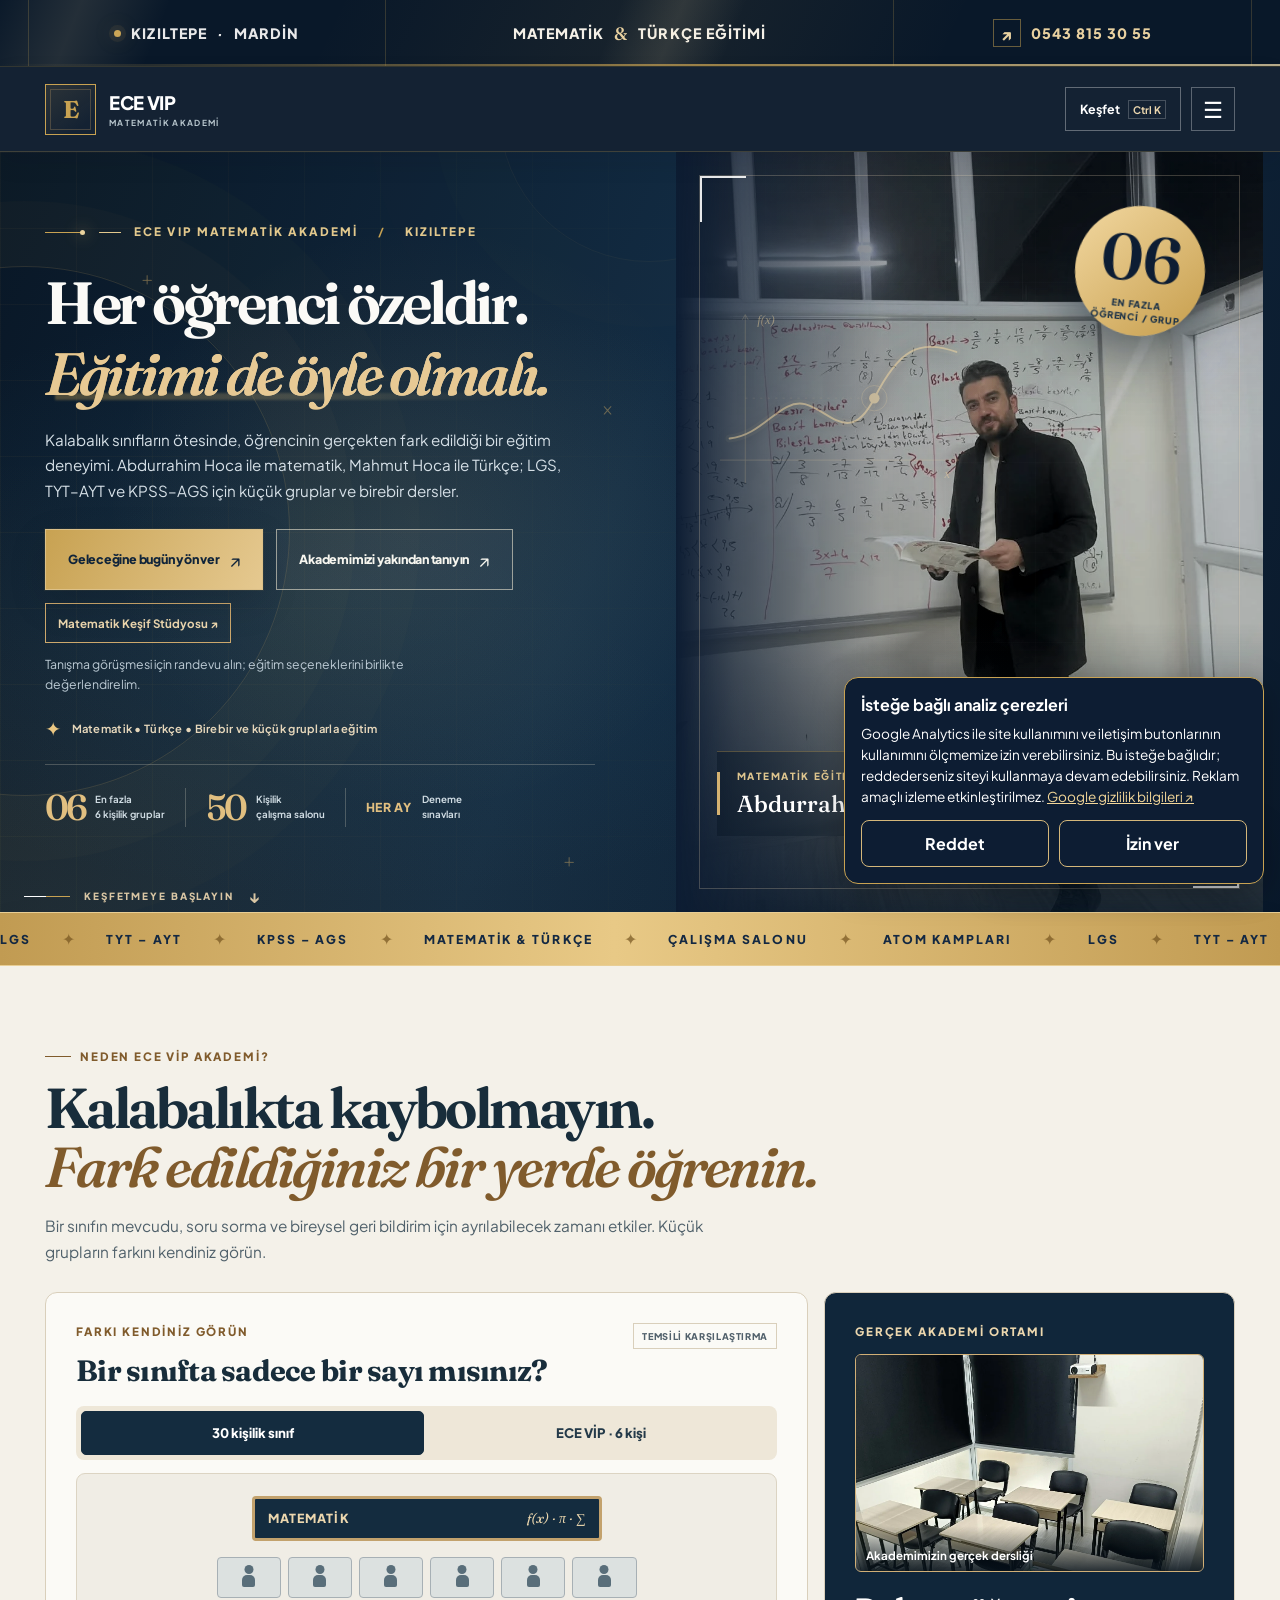
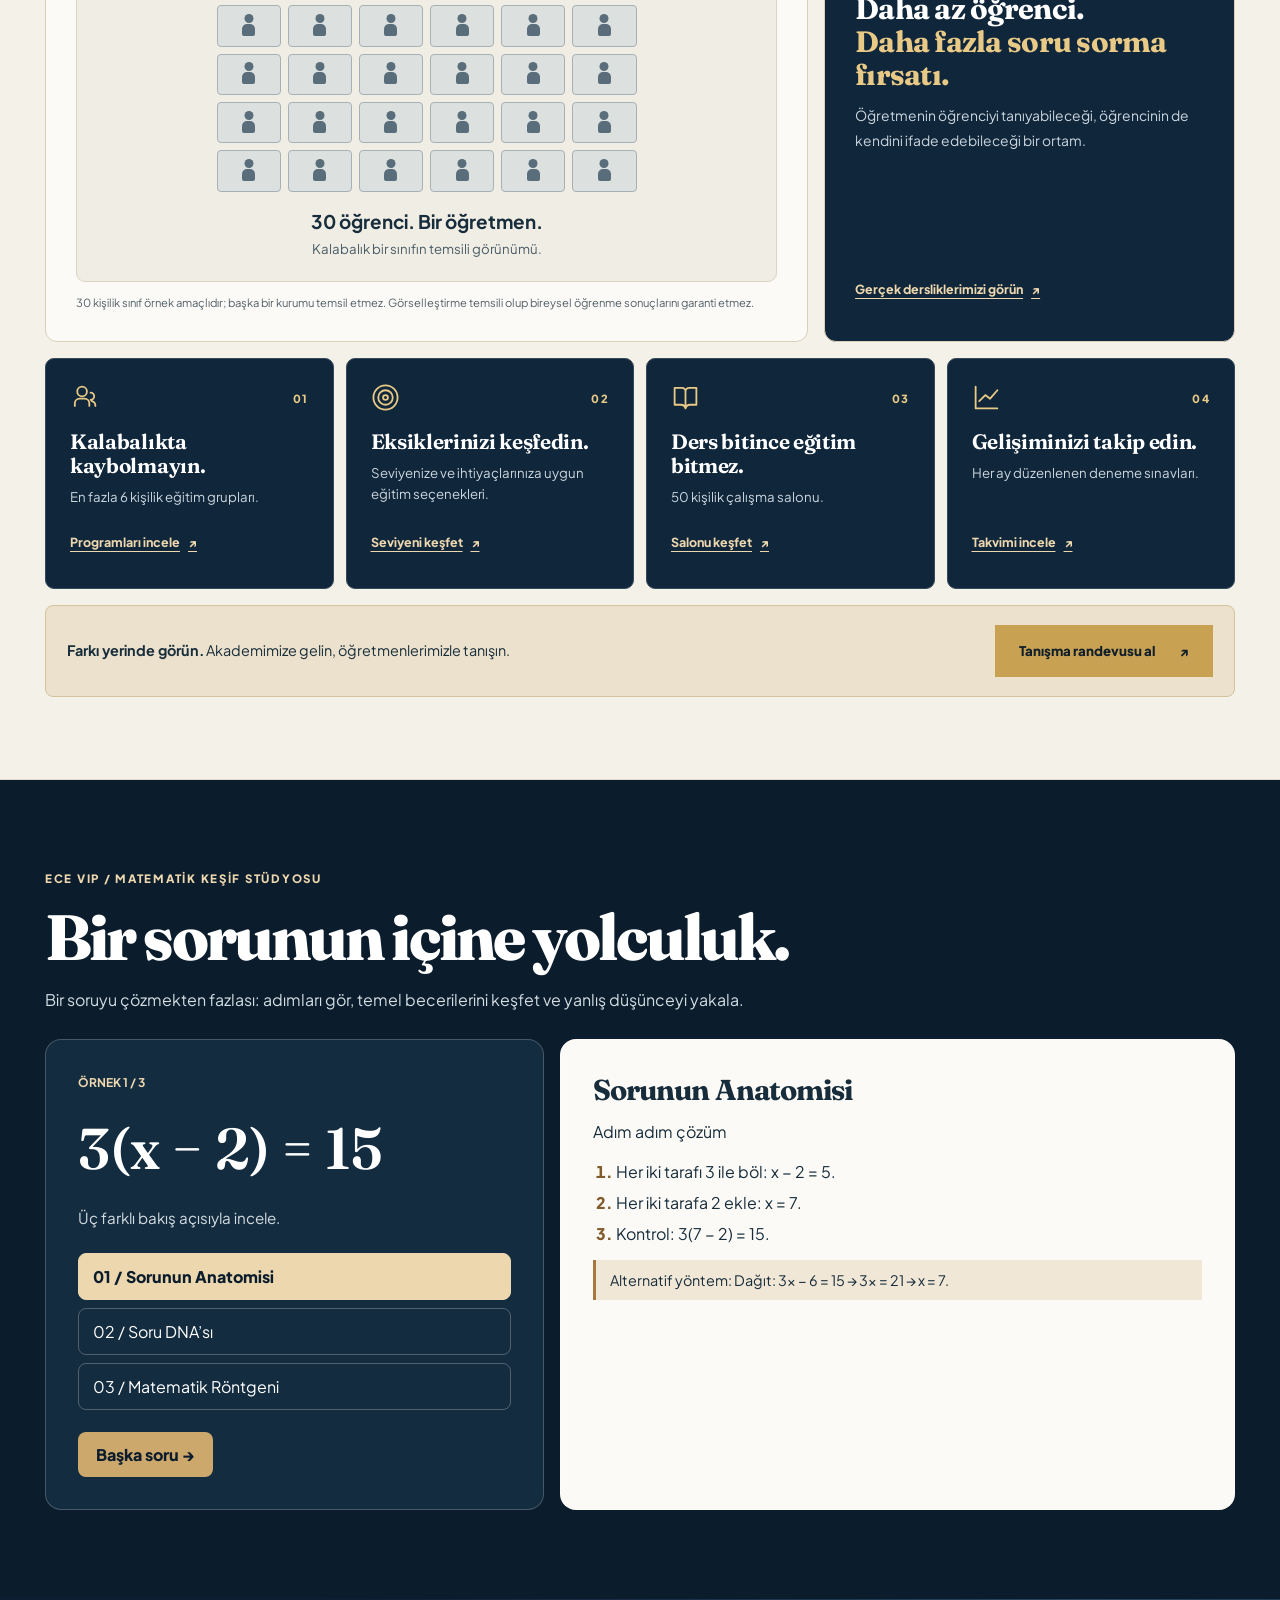
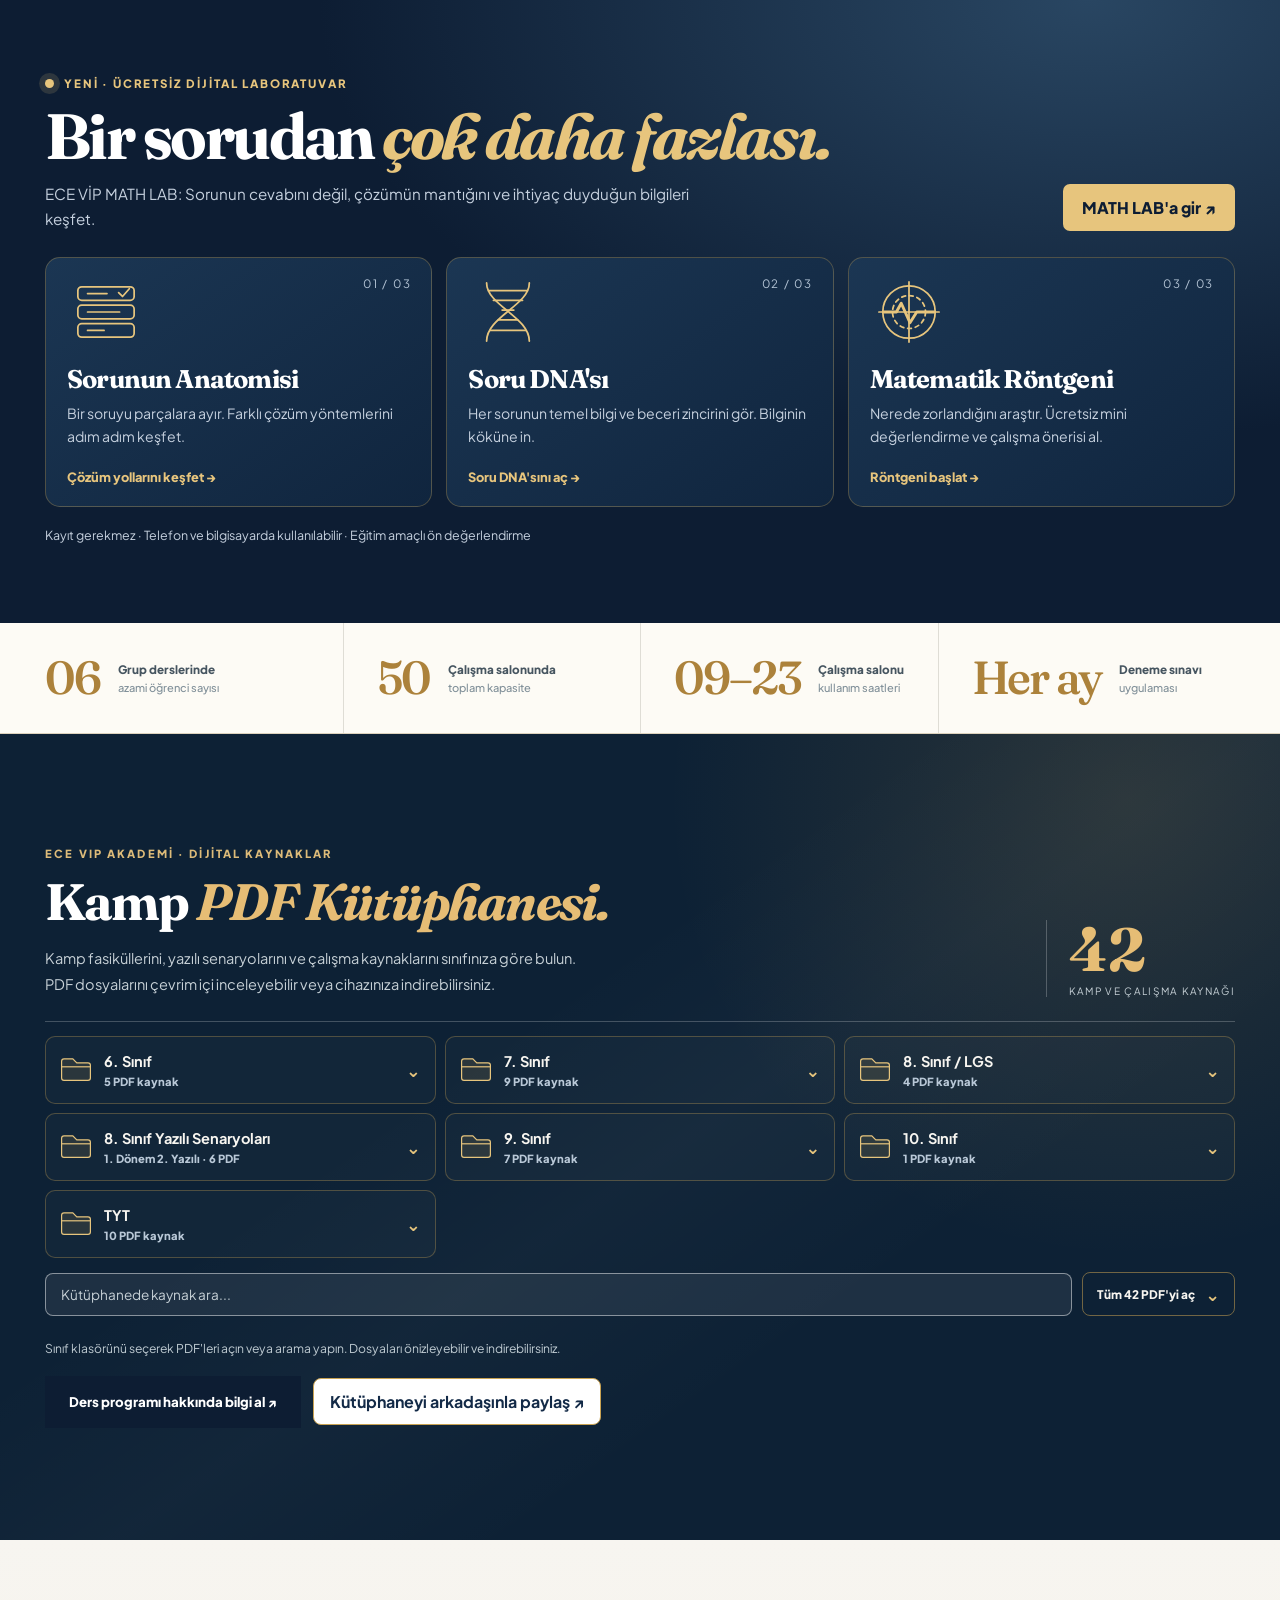
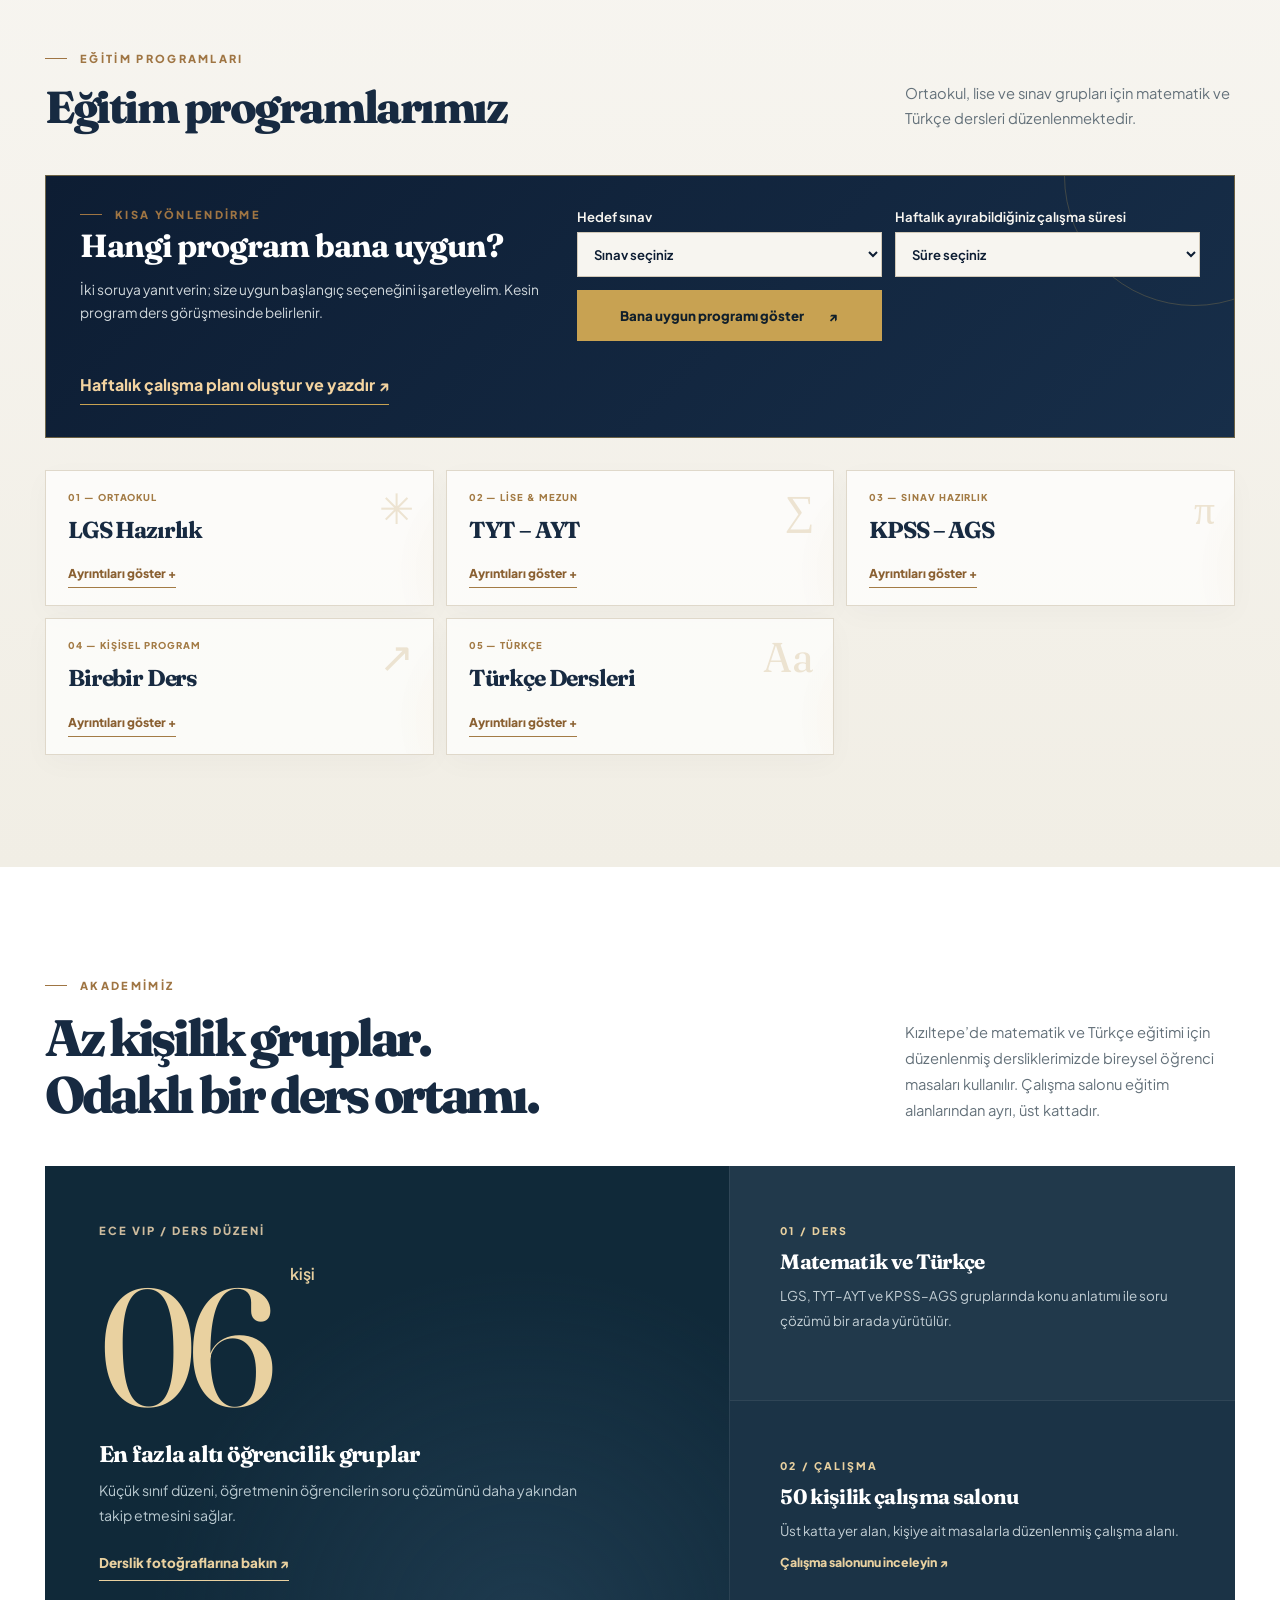
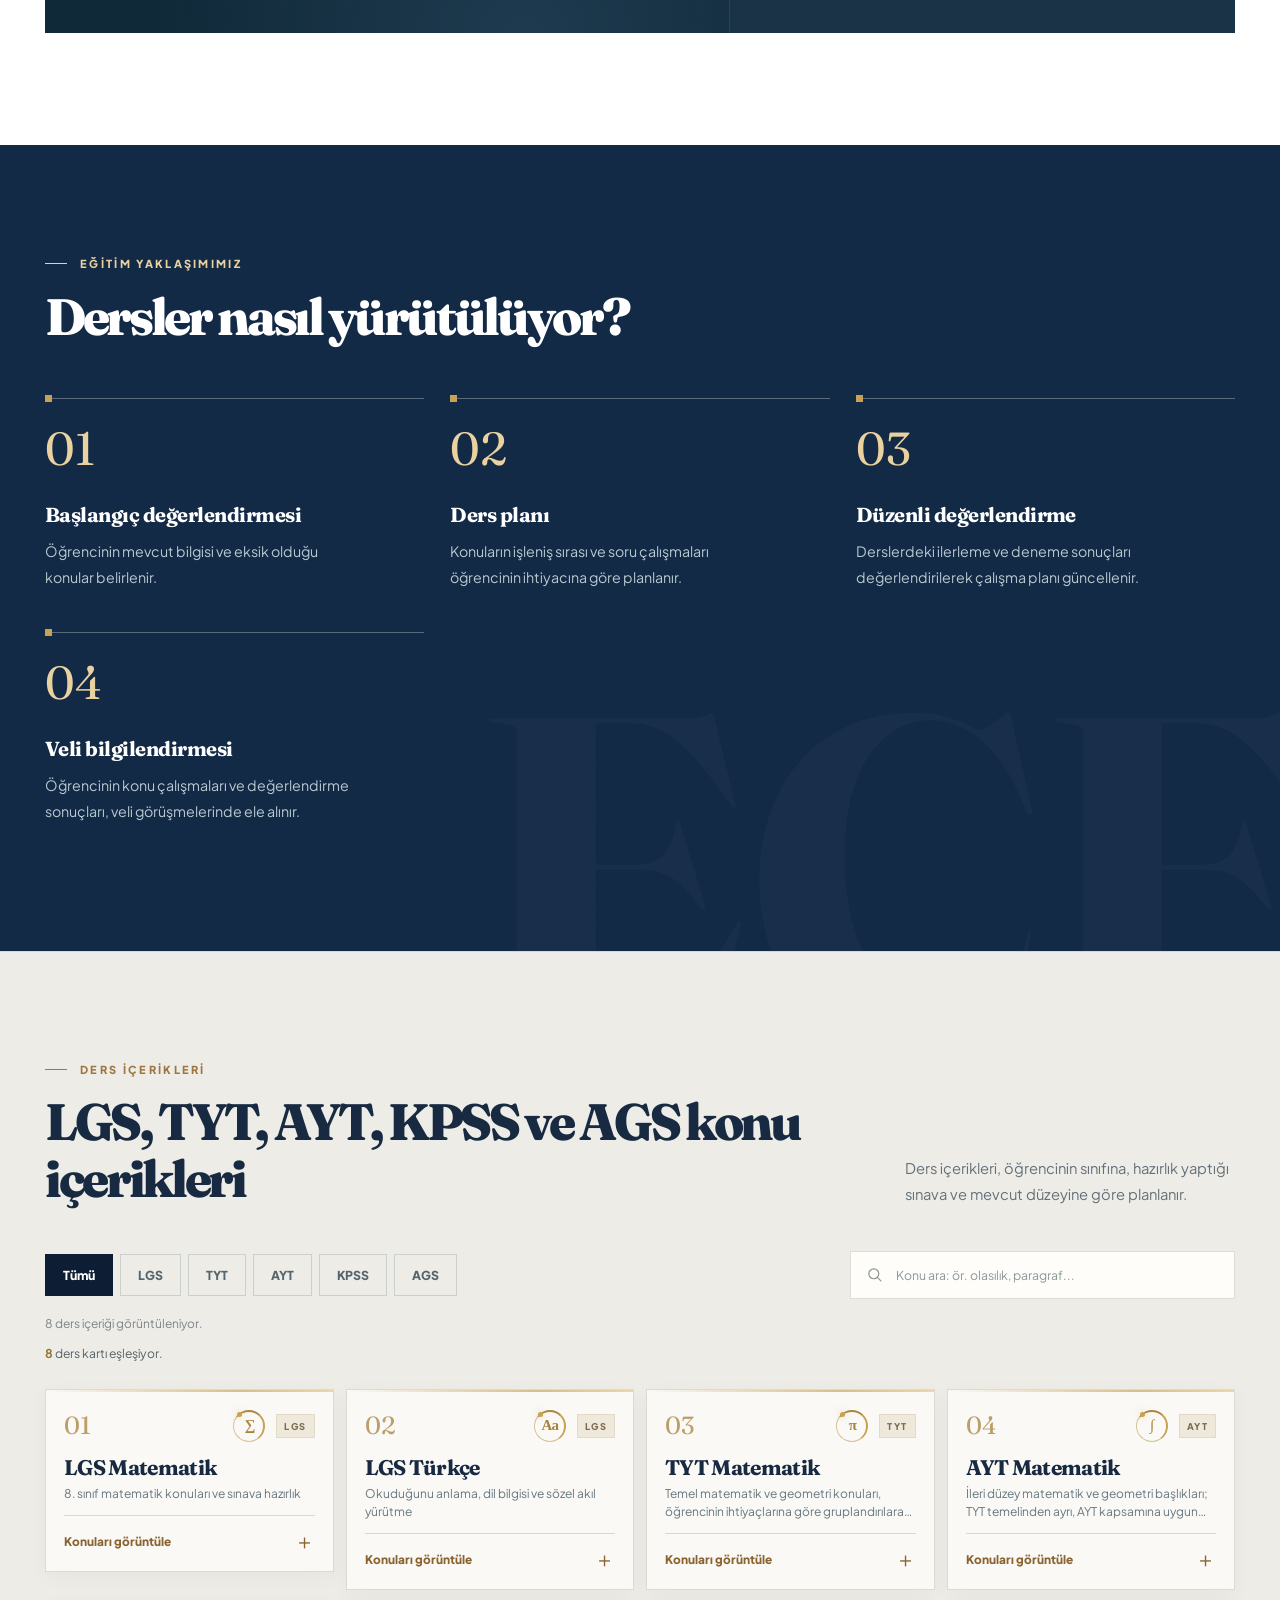
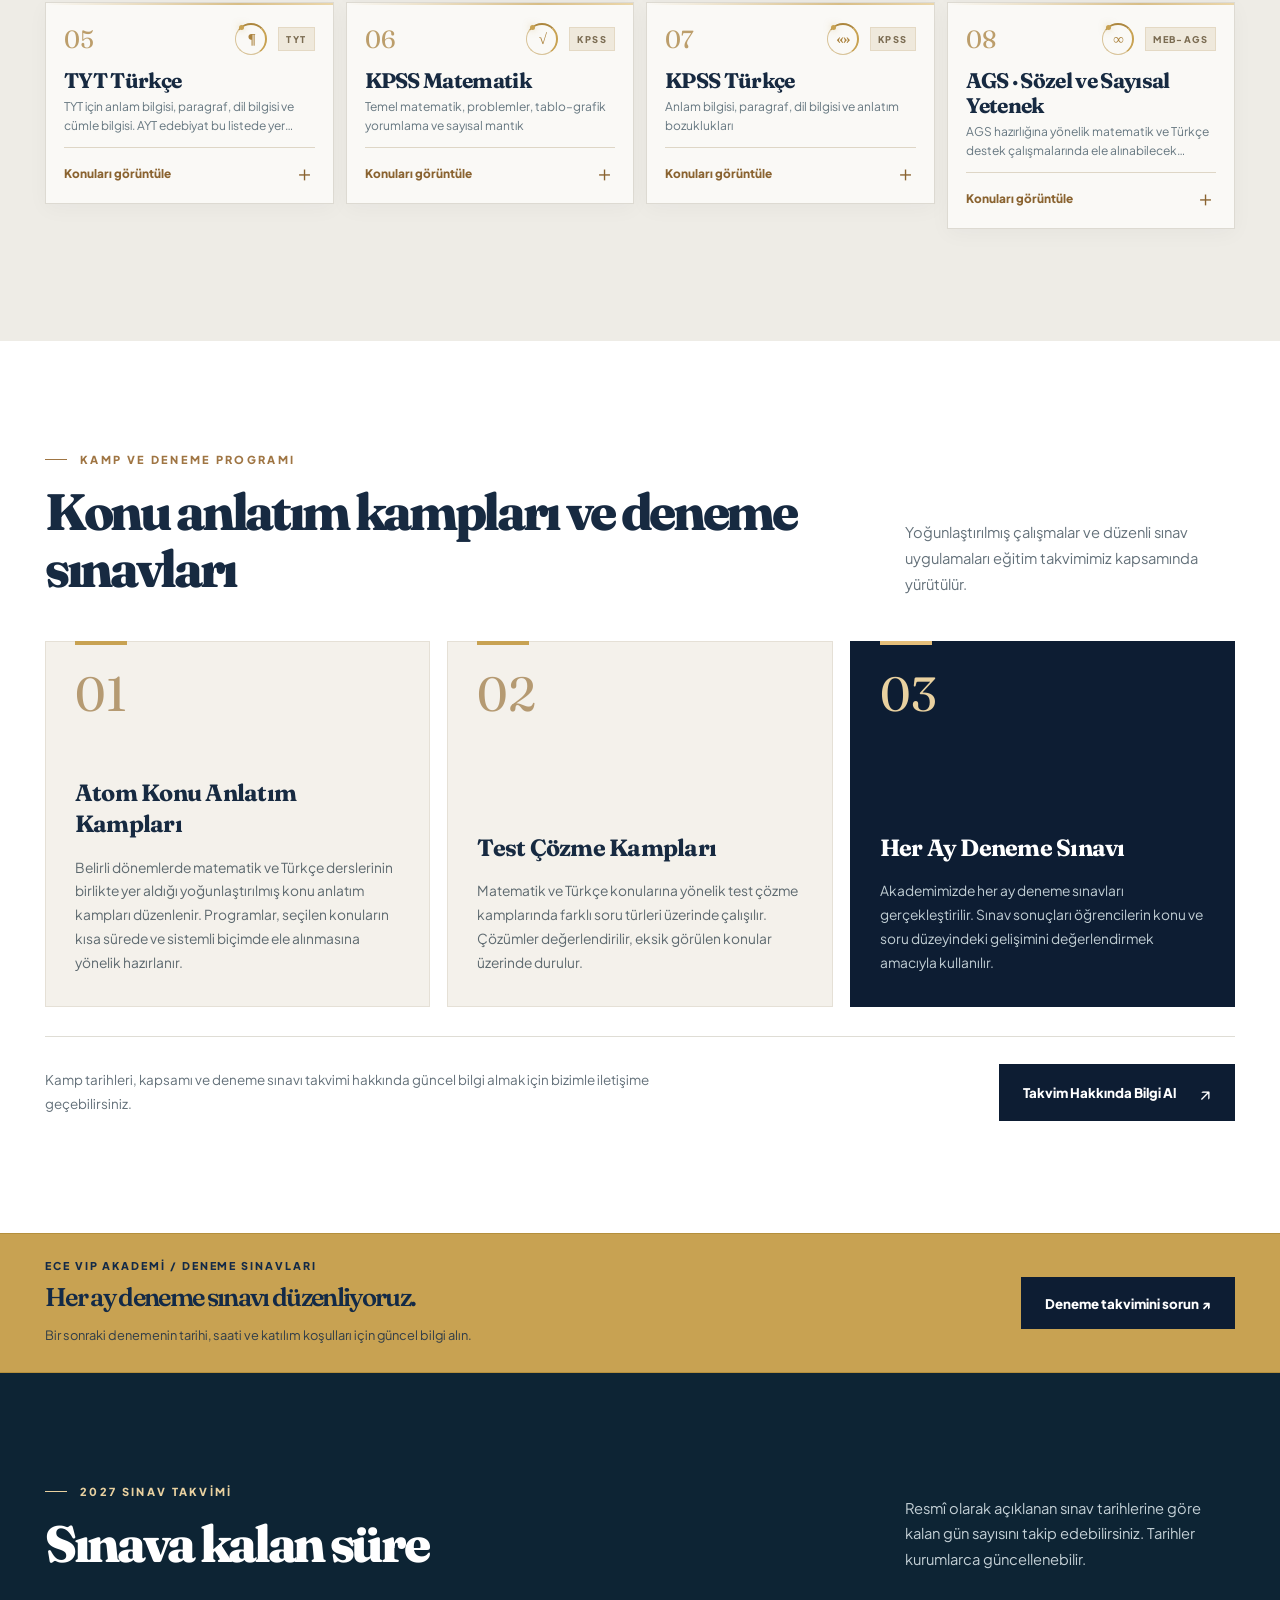
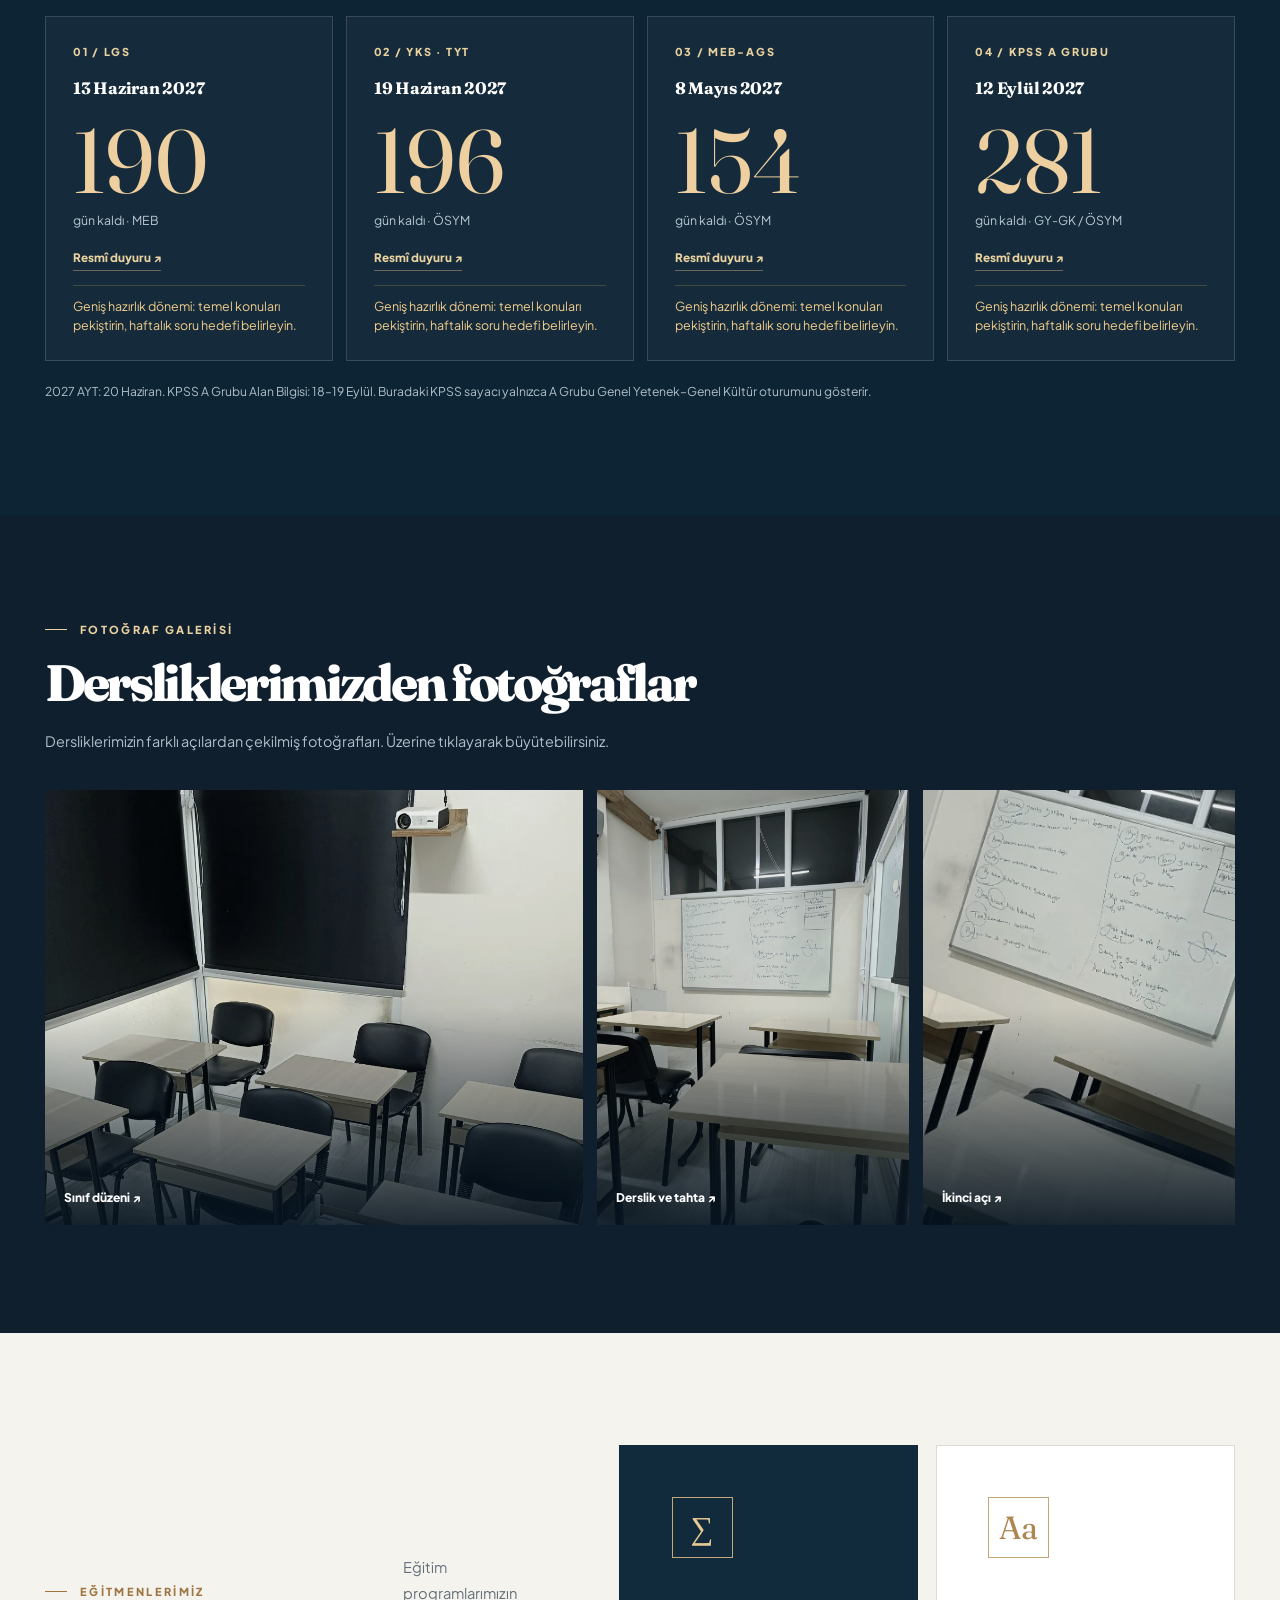
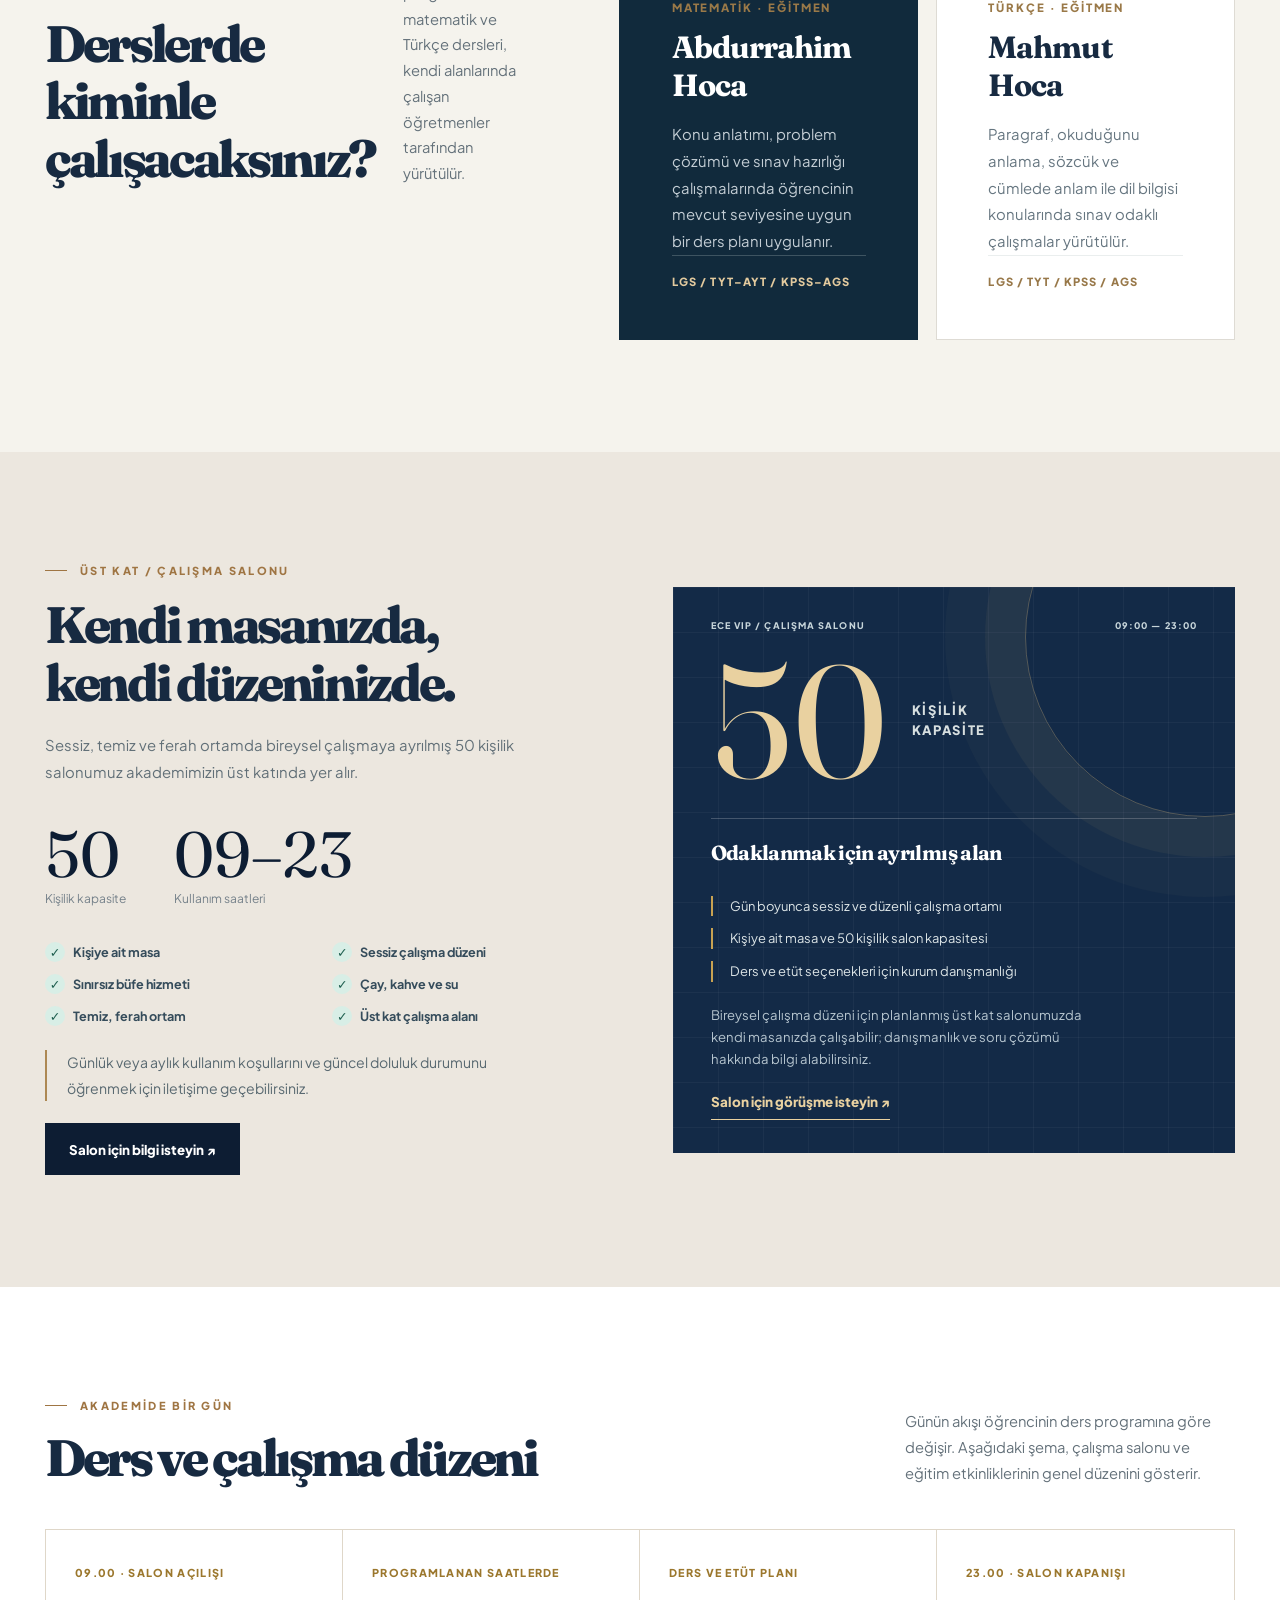
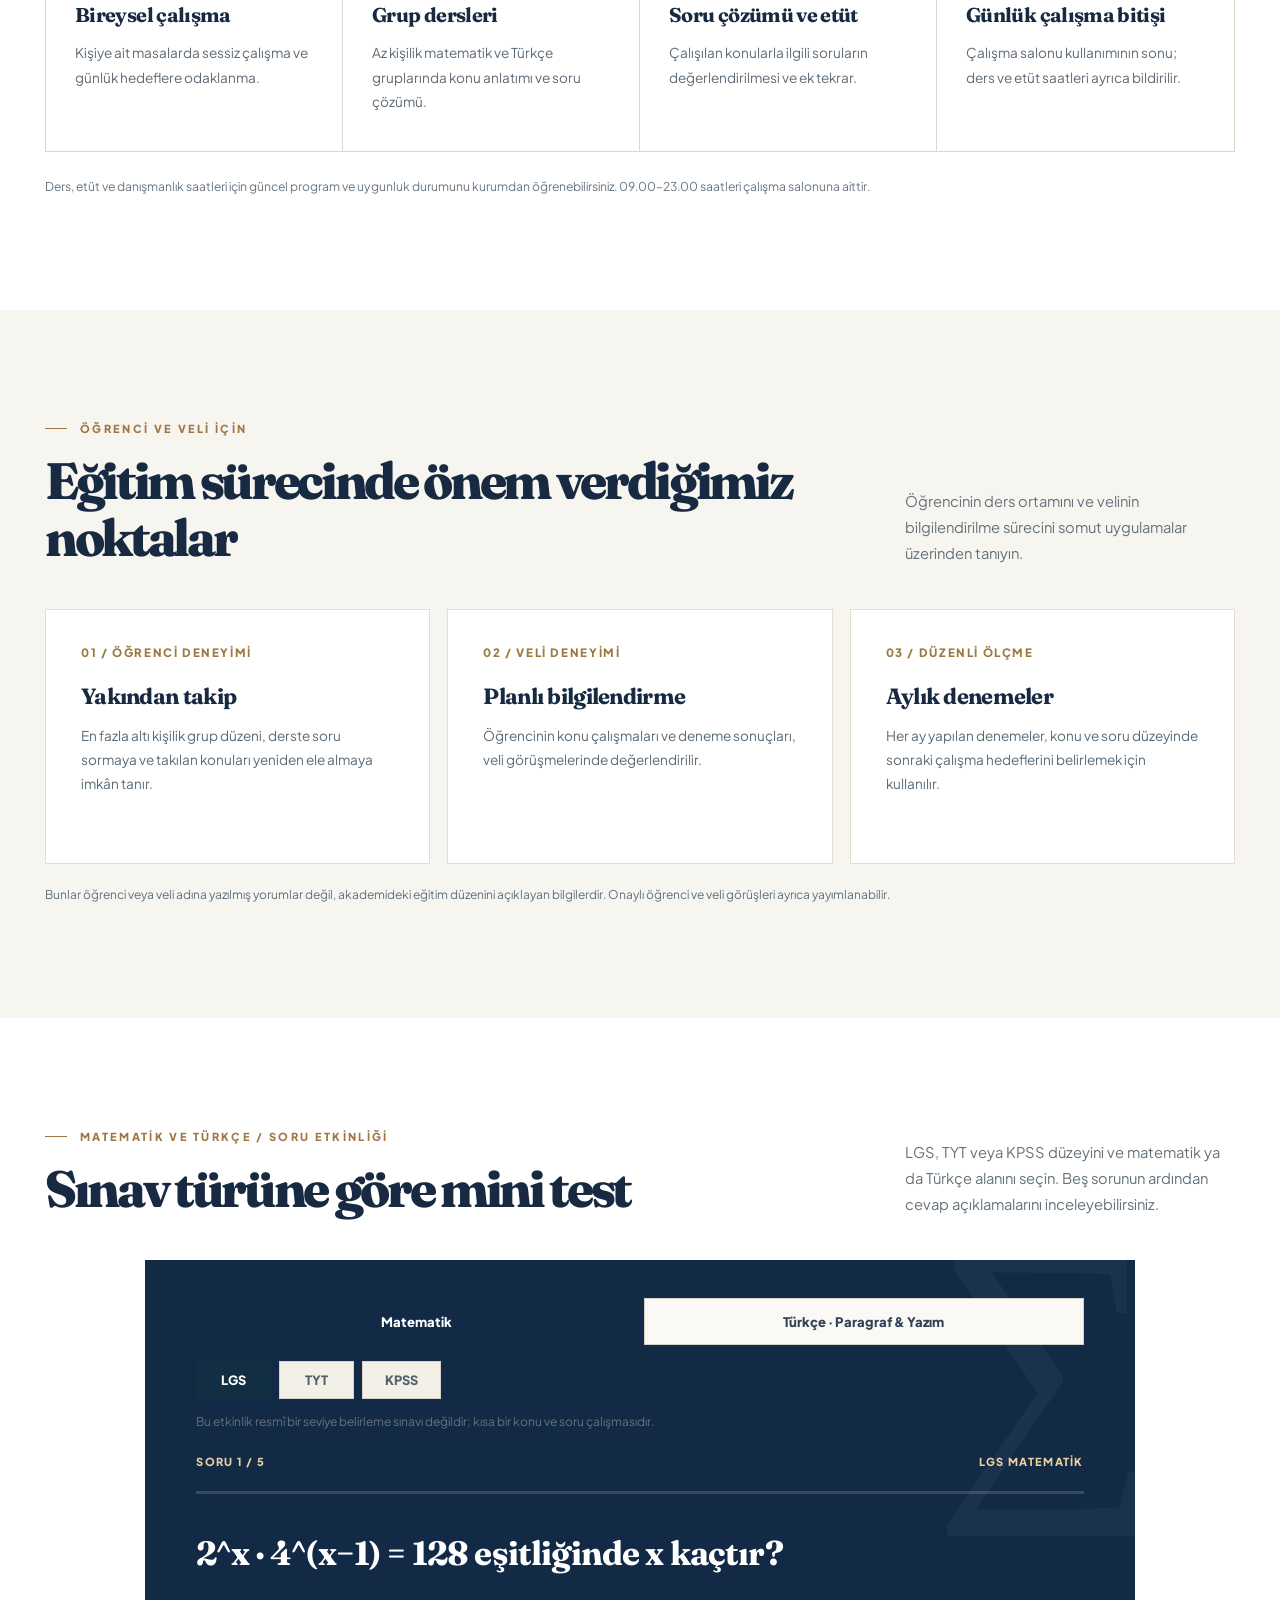
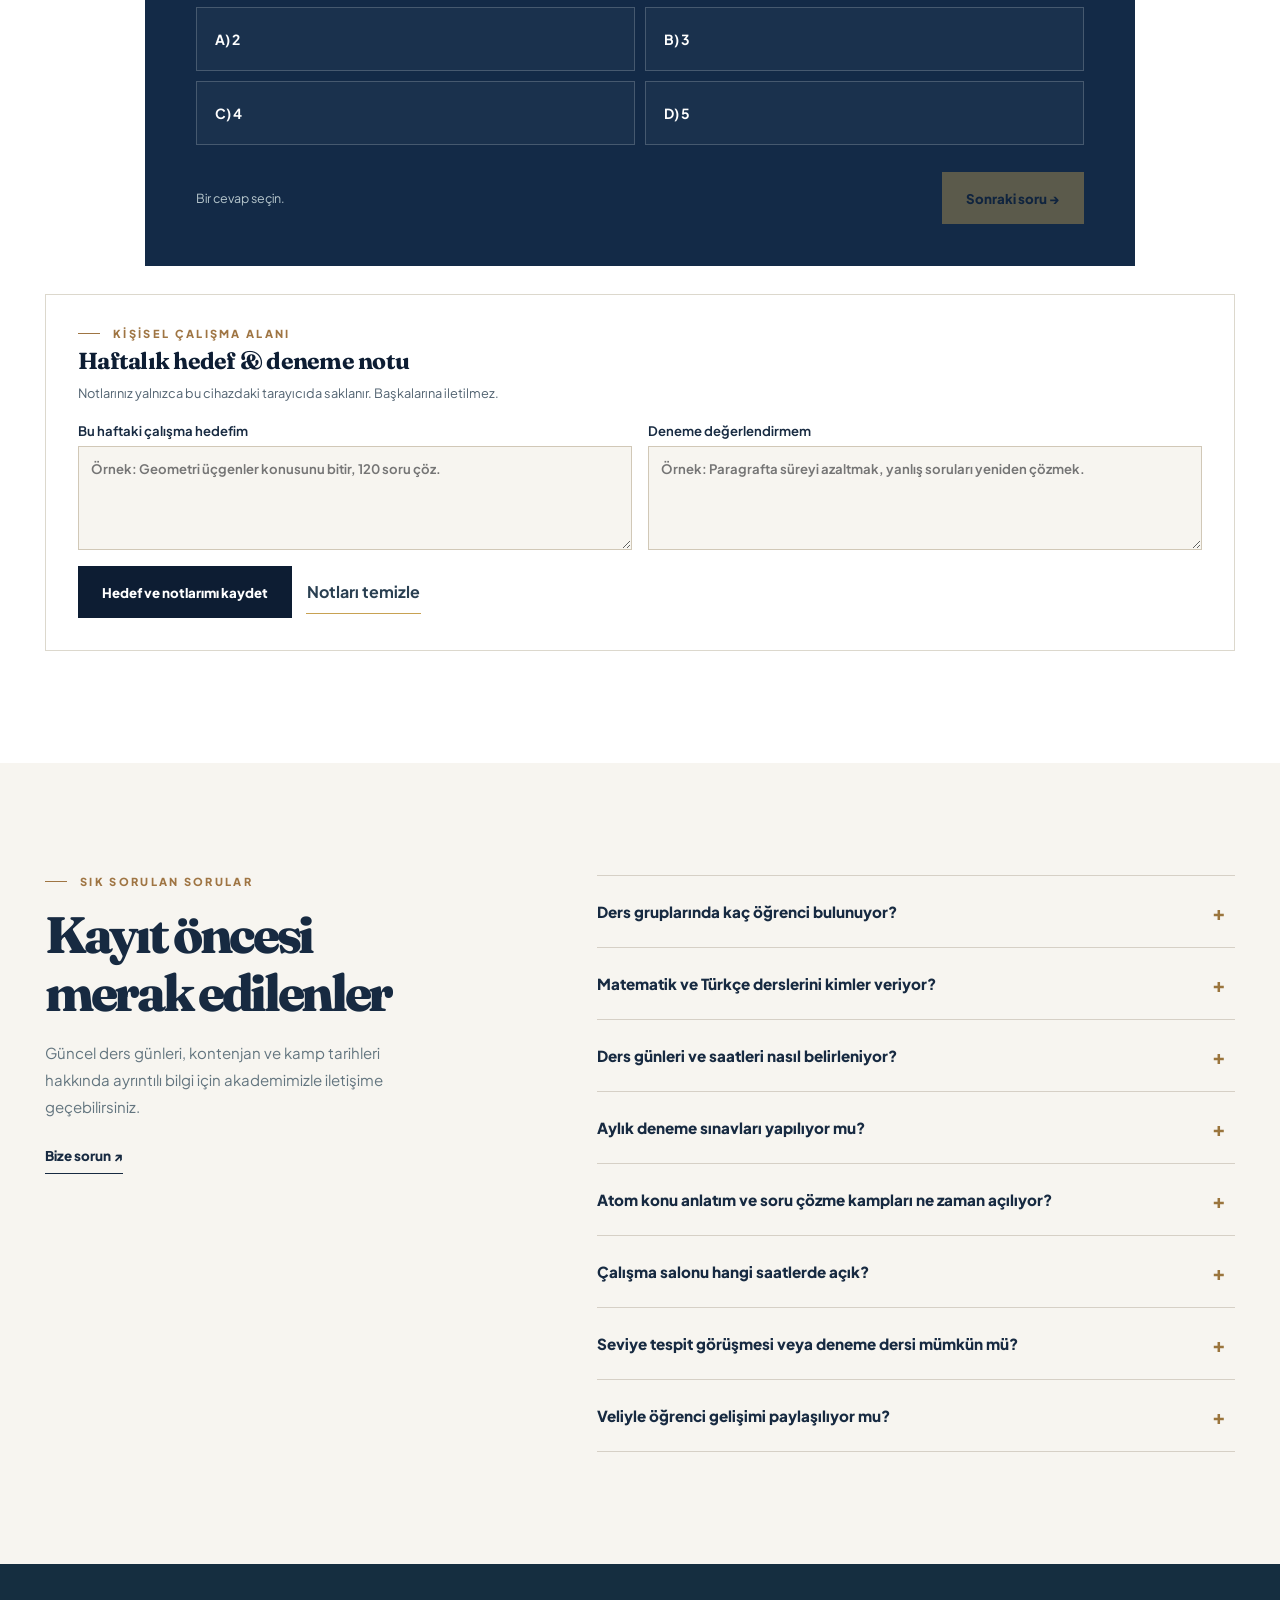
<file: index.html>
<!DOCTYPE html>
<html lang="tr"><head>
<meta charset="utf-8"/><meta content="width=device-width, initial-scale=1" name="viewport"/><meta content="#0d1d33" name="theme-color"/>
<meta content="ECE VIP Matematik Akademi, Kızıltepe: LGS, TYT, AYT, KPSS ve AGS için matematik ve Türkçe dersleri. En fazla 6 kişilik sınıflar, çalışma salonu ve aylık deneme sınavları." name="description"/><meta content="index, follow" name="robots"/>
<meta content="ECE VIP Matematik Akademi | Matematik ve Türkçe Eğitimi" property="og:title"/><meta content="ECE VIP Matematik Akademi, Kızıltepe: LGS, TYT, AYT, KPSS ve AGS için matematik ve Türkçe dersleri. En fazla 6 kişilik sınıflar, çalışma salonu ve aylık deneme sınavları." property="og:description"/><meta content="website" property="og:type"/>
<title>ECE VIP Matematik Akademi | LGS, TYT, AYT, KPSS · Kızıltepe</title>
<link href="https://fonts.googleapis.com" rel="preconnect"/><link crossorigin="" href="https://fonts.gstatic.com" rel="preconnect"/>
<link href="https://fonts.googleapis.com/css2?family=Fraunces:wght@400;500;600;700&amp;family=Plus+Jakarta+Sans:wght@400;500;600;700;800&amp;display=swap" rel="stylesheet"/>
<link rel="stylesheet" href="./assets/ece-original.css"/><script type="application/ld+json">{"@context":"https://schema.org","@type":"EducationalOrganization","name":"ECE VIP Matematik Akademi","description":"Kızıltepe'de LGS, TYT, AYT, KPSS ve AGS hazırlığı için matematik ve Türkçe dersleri, çalışma salonu, konu anlatım ve test çözme kampları.","telephone":"+90 543 815 30 55","address":{"@type":"PostalAddress","streetAddress":"Kızıltepe Otogar girişi, Esnaf ve Sanatkârlar Odası yanı, Halkbank arkası","addressLocality":"Kızıltepe","addressRegion":"Mardin","addressCountry":"TR"},"areaServed":{"@type":"Place","name":"Kızıltepe, Mardin"},"sameAs":["https://www.instagram.com/ece_vip_matematik/"]}</script><!-- Cloudflare Web Analytics -->
<script type="module" src="https://static.cloudflareinsights.com/beacon.min.js" data-cf-beacon='{"token":"1f23ba2cf1f74243ba52b8e55b016862"}'></script>
<!-- End Cloudflare Web Analytics -->
<link rel="canonical" href="https://ecevipmatematik-dotcom.github.io/"/>
<link rel="icon" type="image/svg+xml" href="./assets/favicon.svg"/>
<meta property="og:url" content="https://ecevipmatematik-dotcom.github.io/"/>
<meta property="og:locale" content="tr_TR"/>
<meta property="og:image" content="https://ecevipmatematik-dotcom.github.io/assets/ece-photos/p0.webp"/>
<meta property="og:image:alt" content="ECE VIP Matematik Akademi dersliği"/>
<meta name="twitter:card" content="summary_large_image"/>
<link rel="stylesheet" href="./assets/ece-upgrade.css"/>
<meta name="ece-ga4-id" content="G-6K4KRL1EY3"/>
<link rel="stylesheet" href="./assets/ece-conversion.css?v=2"/>
<link rel="stylesheet" href="./assets/ece-welcome.css"/>
</head><body>
<div aria-hidden="true" class="reading-progress" id="readingProgress"></div>
<a class="skip-link" href="#mainContent">İçeriğe geç</a>
<div aria-label="Akademi iletişim ve eğitim bilgileri" class="utility"><div class="utility-track"><div class="utility-set wrap"><span class="utility-item"><span aria-hidden="true" class="utility-dot"></span>KIZILTEPE <i aria-hidden="true">·</i> MARDİN</span><span class="utility-item utility-major">MATEMATİK <em>&amp;</em> TÜRKÇE EĞİTİMİ</span><a class="utility-phone" href="tel:+905438153055"><span aria-hidden="true" class="utility-phone-icon">↗</span> 0543 815 30 55</a></div><div aria-hidden="true" class="utility-set utility-clone"><span class="utility-item"><span class="utility-dot"></span>KIZILTEPE <i>·</i> MARDİN</span><span class="utility-item utility-major">MATEMATİK <em>&amp;</em> TÜRKÇE EĞİTİMİ</span><span class="utility-phone"><span class="utility-phone-icon">↗</span> 0543 815 30 55</span></div></div></div>
<header class="nav"><div class="wrap nav-inner">
<a aria-label="ECE VIP Matematik Akademi ana sayfa" class="logo" href="#anasayfa"><span aria-hidden="true" class="logo-symbol">E</span><span><strong>ECE VIP</strong><small>MATEMATİK AKADEMİ</small></span></a>
<button aria-controls="navLinks" aria-expanded="false" aria-label="Menüyü aç" class="hamburger" id="menuBtn">☰</button>
<nav aria-label="Ana menü" class="nav-links" id="navLinks"><a href="#programlar">Programlar</a><a href="#pdf-kutuphanesi">Kamp PDF’leri</a><a href="#hakkimizda">Akademimiz</a><a href="#yaklasim">Yöntemimiz</a><a href="#konu-icerikleri">Konular</a><a href="#matematik-lab">MATH LAB</a><a href="#kamplar">Kamplar</a><a href="#sinav-takvimi">Sınav takvimi</a><a href="#galeri">Galeri</a><a href="#egitmen">Eğitmenler</a><a href="#calisma-salonu">Çalışma salonu</a><a href="#seviye-testi">Seviye testi</a><a href="#sss">SSS</a><a href="#kaynaklar">Ücretsiz PDF</a><a class="nav-action" href="#iletisim">İletişim ↗</a></nav></div></header>
<main id="mainContent" tabindex="-1"><section aria-labelledby="heroTitle" class="hero hero-wow" id="anasayfa">
<div aria-hidden="true" class="hero-ambient"><span class="ambient-ring ring-one"></span><span class="ambient-ring ring-two"></span><span class="ambient-cross cross-one">+</span><span class="ambient-cross cross-two">+</span><span class="ambient-cross cross-three">×</span><span class="ambient-grain"></span></div>
<div class="wrap hero-layout">
<div class="hero-content">
<div class="hero-eyebrow-line"><span aria-hidden="true" class="hero-eyebrow-line__rule"></span><span class="eyebrow">ECE VIP MATEMATİK AKADEMİ <b aria-hidden="true">/</b> KIZILTEPE</span></div>
<h1 class="hero-title ece-welcome-title" id="heroTitle"><span class="hero-lead">Her öğrenci özeldir.</span><span class="hero-serif">Eğitimi de öyle olmalı.</span></h1>
<p class="hero-description">Kalabalık sınıfların ötesinde, öğrencinin gerçekten fark edildiği bir eğitim deneyimi. Abdurrahim Hoca ile matematik, Mahmut Hoca ile Türkçe; LGS, TYT–AYT ve KPSS–AGS için küçük gruplar ve birebir dersler.</p>
<div class="hero-actions"><a class="btn btn-gold hero-primary ece-enroll-cta" data-prefill="Seviye tespit görüşmesi" href="#iletisim">Geleceğine bugün yön ver <span aria-hidden="true" class="arrow">↗</span></a><a class="btn btn-outline hero-secondary" href="#neden-ece">Akademimizi yakından tanıyın <span aria-hidden="true" class="arrow">↗</span></a></div><p class="ece-welcome-note">Tanışma görüşmesi için randevu alın; eğitim seçeneklerini birlikte değerlendirelim.</p>
<div class="hero-trustline"><span aria-hidden="true" class="hero-trustline-star">✦</span><span>Matematik • Türkçe • Birebir ve küçük gruplarla eğitim</span></div>
<div aria-label="Eğitim hakkında bilgiler" class="hero-insights"><a class="hero-insight" href="#hakkimizda"><b>06</b><span>En fazla<br/>6 kişilik gruplar</span></a><span aria-hidden="true" class="insight-divider"></span><a class="hero-insight" href="#calisma-salonu"><b>50</b><span>Kişilik<br/>çalışma salonu</span></a><span aria-hidden="true" class="insight-divider"></span><a class="hero-insight insight-word" href="#sinav-takvimi"><b>HER AY</b><span>Deneme<br/>sınavları</span></a></div>
</div>
<div class="hero-photo"><img alt="ECE VIP Matematik Akademi sınıfında matematik tahtası önünde Abdurrahim Hoca" class="photo-managed" data-photo-key="p0" decoding="async" fetchpriority="high" height="1255" loading="eager" src="./assets/ece-photos/p0.webp" width="1200"/>
<div aria-hidden="true" class="hero-photo-grid"></div>
<svg aria-hidden="true" class="hero-equation-art" fill="none" focusable="false" preserveaspectratio="xMidYMid meet" viewbox="0 0 370 270">
<g class="eq-axis" opacity=".47" stroke="currentColor" stroke-width="1"><path d="M28 220H348M62 251V25"></path><path d="m341 216 7 4-7 4M58 32l4-7 4 7"></path></g>
<path class="eq-wave-shadow" d="M41 191C86 187 109 137 142 145S202 202 235 137 295 57 345 75" opacity=".09" stroke="currentColor" stroke-linecap="round" stroke-width="11"></path>
<path class="eq-wave" d="M41 191C86 187 109 137 142 145S202 202 235 137 295 57 345 75" stroke="currentColor" stroke-linecap="round" stroke-width="2.6"></path>
<circle class="eq-dot" cx="235" cy="137" fill="currentColor" r="7"></circle><circle class="eq-ripple" cx="235" cy="137" opacity=".5" r="17" stroke="currentColor"></circle>
<g fill="currentColor" font-family="Georgia,serif" font-size="17" font-style="italic" opacity=".85"><text x="78" y="38">f(x)</text><text x="329" y="244">x</text></g>
<g opacity=".25" stroke="currentColor" stroke-dasharray="3 7"><path d="M235 137V220M62 137H235"></path></g>
</svg><div aria-hidden="true" class="hero-photo-corner corner-a"></div><div aria-hidden="true" class="hero-photo-corner corner-b"></div>
<div class="hero-stamp"><strong>06</strong><small>EN FAZLA<br/>ÖĞRENCİ / GRUP</small></div>
<div class="hero-photo-caption"><span aria-hidden="true" class="caption-line"></span><span><small>MATEMATİK EĞİTMENİ</small><strong>Abdurrahim Hoca</strong></span></div>
<div aria-hidden="true" class="hero-photo-index">01 <span>—</span> 03</div>
</div>
</div>
<a aria-label="Akademinin farkını keşfet" class="hero-scroll-cue" href="#neden-ece"><span aria-hidden="true" class="hero-scroll-cue__line"></span><span>KEŞFETMEYE BAŞLAYIN</span><span aria-hidden="true">↓</span></a>
<div aria-label="Eğitim alanları" class="hero-marquee"><div class="hero-marquee-inner"><div class="hero-marquee-group"><span>LGS</span><i>✦</i><span>TYT – AYT</span><i>✦</i><span>KPSS – AGS</span><i>✦</i><span>MATEMATİK &amp; TÜRKÇE</span><i>✦</i><span>ÇALIŞMA SALONU</span><i>✦</i><span>ATOM KAMPLARI</span><i>✦</i></div><div aria-hidden="true" class="hero-marquee-group"><span>LGS</span><i>✦</i><span>TYT – AYT</span><i>✦</i><span>KPSS – AGS</span><i>✦</i><span>MATEMATİK &amp; TÜRKÇE</span><i>✦</i><span>ÇALIŞMA SALONU</span><i>✦</i><span>ATOM KAMPLARI</span><i>✦</i></div></div></div>
</section>
<section class="ece-difference" id="neden-ece" aria-labelledby="ece-difference-title">
<div class="wrap ece-difference-wrap">
<header class="ece-difference-header"><p class="ece-diff-kicker"><span aria-hidden="true"></span> NEDEN ECE VİP AKADEMİ?</p><h2 id="ece-difference-title">Kalabalıkta kaybolmayın.<br/><em>Fark edildiğiniz bir yerde öğrenin.</em></h2><p>Bir sınıfın mevcudu, soru sorma ve bireysel geri bildirim için ayrılabilecek zamanı etkiler. Küçük grupların farkını kendiniz görün.</p></header>
<div class="ece-comparison">
<div class="ece-class-main">
<div class="ece-class-top"><div><p class="ece-diff-kicker">FARKI KENDİNİZ GÖRÜN</p><h3>Bir sınıfta sadece bir sayı mısınız?</h3></div><span class="ece-class-tag">TEMSİLİ KARŞILAŞTIRMA</span></div>
<div class="ece-class-switch" role="group" aria-label="Sınıf karşılaştırması" hidden><button type="button" data-ece-class="30" aria-controls="ece-class-30" aria-pressed="true">30 kişilik sınıf</button><button type="button" data-ece-class="6" aria-controls="ece-class-6" aria-pressed="false">ECE VİP · 6 kişi</button></div>
<div class="ece-classrooms">
<div class="ece-classroom ece-classroom-large" id="ece-class-30"><div class="ece-board" aria-hidden="true">MATEMATİK <span>f(x) · π · ∑</span></div><div class="ece-seats ece-seats-30" role="img" aria-label="30 öğrencilik örnek sınıf düzeni"><span class="ece-seat" style="--ece-seat-i:0"><span class="ece-person"></span></span><span class="ece-seat" style="--ece-seat-i:1"><span class="ece-person"></span></span><span class="ece-seat" style="--ece-seat-i:2"><span class="ece-person"></span></span><span class="ece-seat" style="--ece-seat-i:3"><span class="ece-person"></span></span><span class="ece-seat" style="--ece-seat-i:4"><span class="ece-person"></span></span><span class="ece-seat" style="--ece-seat-i:5"><span class="ece-person"></span></span><span class="ece-seat" style="--ece-seat-i:6"><span class="ece-person"></span></span><span class="ece-seat" style="--ece-seat-i:7"><span class="ece-person"></span></span><span class="ece-seat" style="--ece-seat-i:8"><span class="ece-person"></span></span><span class="ece-seat" style="--ece-seat-i:9"><span class="ece-person"></span></span><span class="ece-seat" style="--ece-seat-i:10"><span class="ece-person"></span></span><span class="ece-seat" style="--ece-seat-i:11"><span class="ece-person"></span></span><span class="ece-seat" style="--ece-seat-i:12"><span class="ece-person"></span></span><span class="ece-seat" style="--ece-seat-i:13"><span class="ece-person"></span></span><span class="ece-seat" style="--ece-seat-i:14"><span class="ece-person"></span></span><span class="ece-seat" style="--ece-seat-i:15"><span class="ece-person"></span></span><span class="ece-seat" style="--ece-seat-i:16"><span class="ece-person"></span></span><span class="ece-seat" style="--ece-seat-i:17"><span class="ece-person"></span></span><span class="ece-seat" style="--ece-seat-i:18"><span class="ece-person"></span></span><span class="ece-seat" style="--ece-seat-i:19"><span class="ece-person"></span></span><span class="ece-seat" style="--ece-seat-i:20"><span class="ece-person"></span></span><span class="ece-seat" style="--ece-seat-i:21"><span class="ece-person"></span></span><span class="ece-seat" style="--ece-seat-i:22"><span class="ece-person"></span></span><span class="ece-seat" style="--ece-seat-i:23"><span class="ece-person"></span></span><span class="ece-seat" style="--ece-seat-i:24"><span class="ece-person"></span></span><span class="ece-seat" style="--ece-seat-i:25"><span class="ece-person"></span></span><span class="ece-seat" style="--ece-seat-i:26"><span class="ece-person"></span></span><span class="ece-seat" style="--ece-seat-i:27"><span class="ece-person"></span></span><span class="ece-seat" style="--ece-seat-i:28"><span class="ece-person"></span></span><span class="ece-seat" style="--ece-seat-i:29"><span class="ece-person"></span></span></div><p class="ece-class-message"><strong>30 öğrenci. Bir öğretmen.</strong><span>Kalabalık bir sınıfın temsili görünümü.</span></p></div>
<div class="ece-classroom ece-classroom-small" id="ece-class-6"><div class="ece-board" aria-hidden="true">ECE VİP <span>f(x) · π · ∑</span></div><div class="ece-seats ece-seats-6" role="img" aria-label="En fazla altı öğrencilik ECE VİP sınıf düzeninin temsili görünümü"><span class="ece-seat" style="--ece-seat-i:0"><span class="ece-person"></span></span><span class="ece-seat" style="--ece-seat-i:1"><span class="ece-person"></span></span><span class="ece-seat" style="--ece-seat-i:2"><span class="ece-person"></span></span><span class="ece-seat" style="--ece-seat-i:3"><span class="ece-person"></span></span><span class="ece-seat" style="--ece-seat-i:4"><span class="ece-person"></span></span><span class="ece-seat" style="--ece-seat-i:5"><span class="ece-person"></span></span></div><p class="ece-class-message"><strong>En fazla 6 öğrenci. Her öğrenci önemli.</strong><span>Daha çok soru sorma ve bireysel geri bildirim alma fırsatı.</span></p></div>
</div><p class="ece-sr-only" id="ece-class-status" role="status"></p><p class="ece-class-disclaimer">30 kişilik sınıf örnek amaçlıdır; başka bir kurumu temsil etmez. Görselleştirme temsili olup bireysel öğrenme sonuçlarını garanti etmez.</p></div>
<div class="ece-class-story"><p class="ece-diff-kicker">GERÇEK AKADEMİ ORTAMI</p><figure><img src="./assets/ece-photos/p1.webp" alt="ECE VİP Akademi'nin altı kişilik dersliği" width="1365" height="850" loading="lazy" decoding="async"/><figcaption>Akademimizin gerçek dersliği</figcaption></figure><h3>Daha az öğrenci.<br/><em>Daha fazla soru sorma fırsatı.</em></h3><p>Öğretmenin öğrenciyi tanıyabileceği, öğrencinin de kendini ifade edebileceği bir ortam.</p><a class="ece-diff-link" href="#galeri">Gerçek dersliklerimizi görün <span aria-hidden="true">↗</span></a></div>
</div>
<div class="ece-diff-cards"><article class="ece-diff-card"><div class="ece-diff-card-head"><svg aria-hidden="true" viewBox="0 0 24 24" fill="none" stroke="currentColor" stroke-width="1.5" stroke-linecap="round" stroke-linejoin="round"><path d="M4 19v-2a4 4 0 0 1 4-4h4a4 4 0 0 1 4 4v2 M10 3a4 4 0 1 0 0 8 4 4 0 0 0 0-8 M17 8a3 3 0 0 1 0 6 M18 15a4 4 0 0 1 3 4"/></svg><span>01</span></div><h3>Kalabalıkta kaybolmayın.</h3><p>En fazla 6 kişilik eğitim grupları.</p><a href="#programlar" class="ece-diff-link">Programları incele <span aria-hidden="true">↗</span></a></article><article class="ece-diff-card"><div class="ece-diff-card-head"><svg aria-hidden="true" viewBox="0 0 24 24" fill="none" stroke="currentColor" stroke-width="1.5" stroke-linecap="round" stroke-linejoin="round"><path d="M12 2a10 10 0 1 0 0 20 10 10 0 0 0 0-20 M12 6a6 6 0 1 0 0 12 6 6 0 0 0 0-12 M12 10a2 2 0 1 0 0 4 2 2 0 0 0 0-4"/></svg><span>02</span></div><h3>Eksiklerinizi keşfedin.</h3><p>Seviyenize ve ihtiyaçlarınıza uygun eğitim seçenekleri.</p><a href="#seviye-testi" class="ece-diff-link">Seviyeni keşfet <span aria-hidden="true">↗</span></a></article><article class="ece-diff-card"><div class="ece-diff-card-head"><svg aria-hidden="true" viewBox="0 0 24 24" fill="none" stroke="currentColor" stroke-width="1.5" stroke-linecap="round" stroke-linejoin="round"><path d="M3 4h6a3 3 0 0 1 3 3v14a4 4 0 0 0-4-3H3z M21 4h-6a3 3 0 0 0-3 3v14a4 4 0 0 1 4-3h5z"/></svg><span>03</span></div><h3>Ders bitince eğitim bitmez.</h3><p>50 kişilik çalışma salonu.</p><a href="#calisma-salonu" class="ece-diff-link">Salonu keşfet <span aria-hidden="true">↗</span></a></article><article class="ece-diff-card"><div class="ece-diff-card-head"><svg aria-hidden="true" viewBox="0 0 24 24" fill="none" stroke="currentColor" stroke-width="1.5" stroke-linecap="round" stroke-linejoin="round"><path d="M3 3v18h18 M6 15l5-5 4 3 6-7"/></svg><span>04</span></div><h3>Gelişiminizi takip edin.</h3><p>Her ay düzenlenen deneme sınavları.</p><a href="#sinav-takvimi" class="ece-diff-link">Takvimi incele <span aria-hidden="true">↗</span></a></article></div>
<div class="ece-difference-bottom"><p><strong>Farkı yerinde görün.</strong> Akademimize gelin, öğretmenlerimizle tanışın.</p><a class="btn btn-gold ece-enroll-cta" data-prefill="Seviye tespit görüşmesi" href="#iletisim">Tanışma randevusu al <span aria-hidden="true">↗</span></a></div>
</div></section>
<section class="section" id="matematik-lab" aria-labelledby="ml-title"><div class="wrap"><div class="ml-head"><div><div class="ml-kicker">YENİ · ÜCRETSİZ DİJİTAL LABORATUVAR</div><h2 id="ml-title">Bir sorudan <em>çok daha fazlası.</em></h2><p>ECE VİP MATH LAB: Sorunun cevabını değil, çözümün mantığını ve ihtiyaç duyduğun bilgileri keşfet.</p></div><a class="ml-all" href="math-lab.html">MATH LAB'a gir ↗</a></div><div class="ml-grid"><a class="ml-card" href="math-lab.html#anatomy"><span class="ml-index">01 / 03</span><svg class="ml-icon" viewBox="0 0 78 68" fill="none" stroke="currentColor" stroke-width="1.8" stroke-linecap="round" stroke-linejoin="round" aria-hidden="true"><rect x="10" y="8" width="58" height="14" rx="4"/><rect x="10" y="27" width="58" height="14" rx="4"/><rect x="10" y="46" width="58" height="14" rx="4"/><path d="M20 15h20m-20 19h33m-33 19h17"/><path class="ml-animated" d="m52 14 4 4 7-8"/></svg><h3>Sorunun Anatomisi</h3><p>Bir soruyu parçalara ayır. Farklı çözüm yöntemlerini adım adım keşfet.</p><span class="ml-cta">Çözüm yollarını keşfet →</span></a><a class="ml-card" href="math-lab.html#dna"><span class="ml-index">02 / 03</span><svg class="ml-icon" viewBox="0 0 78 68" fill="none" stroke="currentColor" stroke-width="1.8" stroke-linecap="round" stroke-linejoin="round" aria-hidden="true"><path class="ml-animated" d="M18 4C18 27 62 39 62 64M62 4C62 27 18 39 18 64"/><path d="M20 12h40M25 22h30M34 32h12M30 42h20M22 53h36"/></svg><h3>Soru DNA'sı</h3><p>Her sorunun temel bilgi ve beceri zincirini gör. Bilginin köküne in.</p><span class="ml-cta">Soru DNA'sını aç →</span></a><a class="ml-card" href="math-lab.html#scan"><span class="ml-index">03 / 03</span><svg class="ml-icon" viewBox="0 0 78 68" fill="none" stroke="currentColor" stroke-width="1.8" stroke-linecap="round" stroke-linejoin="round" aria-hidden="true"><circle cx="39" cy="34" r="27"/><circle cx="39" cy="34" r="17" stroke-dasharray="4 4"/><path d="M39 3v62M8 34h62"/><path class="ml-animated" d="M13 34h13l5-9 9 20 7-11h18" stroke-width="3"/></svg><h3>Matematik Röntgeni</h3><p>Nerede zorlandığını araştır. Ücretsiz mini değerlendirme ve çalışma önerisi al.</p><span class="ml-cta">Röntgeni başlat →</span></a></div><p class="ml-foot">Kayıt gerekmez · Telefon ve bilgisayarda kullanılabilir · Eğitim amaçlı ön değerlendirme</p></div></section>

<aside aria-label="Akademi hakkında kısa bilgiler" class="fact-rail"><div class="wrap fact-rail-inner">
<div class="fact-item"><strong>06</strong><span>Grup derslerinde<br/><small>azami öğrenci sayısı</small></span></div>
<div class="fact-item"><strong>50</strong><span>Çalışma salonunda<br/><small>toplam kapasite</small></span></div>
<div class="fact-item"><strong>09–23</strong><span>Çalışma salonu<br/><small>kullanım saatleri</small></span></div>
<div class="fact-item"><strong>Her ay</strong><span>Deneme sınavı<br/><small>uygulaması</small></span></div>
</div></aside><section class="section premium-section" id="pdf-kutuphanesi" aria-labelledby="libTitle">
 <div class="wrap">
  <div class="lib-heading">
   <div><div class="lib-eyebrow">ECE VIP AKADEMİ · DİJİTAL KAYNAKLAR</div><h2 id="libTitle">Kamp <em>PDF Kütüphanesi.</em></h2><p>Kamp fasiküllerini, yazılı senaryolarını ve çalışma kaynaklarını sınıfınıza göre bulun. PDF dosyalarını çevrim içi inceleyebilir veya cihazınıza indirebilirsiniz.</p></div>
   <div class="lib-number"><strong>42</strong><small>Kamp ve çalışma kaynağı</small></div>
  </div>
  <div class="lib-tools"><div class="lib-tabs" role="group" aria-label="Sınıf klasörleri">
<button class="lib-tab lib-folder" type="button" data-lib-filter="6" aria-expanded="false" aria-controls="libResults"><svg viewBox="0 0 40 32" width="40" height="32" fill="none" aria-hidden="true"><path d="M2 8V5a3 3 0 0 1 3-3h11l5 5h14a3 3 0 0 1 3 3v16a3 3 0 0 1-3 3H5a3 3 0 0 1-3-3V8Z" fill="#c8a25222" stroke="currentColor" stroke-width="1.5"/><path d="M2 12h36" stroke="currentColor" stroke-width="1.5"/></svg><span><strong>6. Sınıf</strong><small>5 PDF kaynak</small></span><span class="lib-arrow" aria-hidden="true">⌄</span></button>
<button class="lib-tab lib-folder" type="button" data-lib-filter="7" aria-expanded="false" aria-controls="libResults"><svg viewBox="0 0 40 32" width="40" height="32" fill="none" aria-hidden="true"><path d="M2 8V5a3 3 0 0 1 3-3h11l5 5h14a3 3 0 0 1 3 3v16a3 3 0 0 1-3 3H5a3 3 0 0 1-3-3V8Z" fill="#c8a25222" stroke="currentColor" stroke-width="1.5"/><path d="M2 12h36" stroke="currentColor" stroke-width="1.5"/></svg><span><strong>7. Sınıf</strong><small>9 PDF kaynak</small></span><span class="lib-arrow" aria-hidden="true">⌄</span></button>
<button class="lib-tab lib-folder" type="button" data-lib-filter="8" aria-expanded="false" aria-controls="libResults"><svg viewBox="0 0 40 32" width="40" height="32" fill="none" aria-hidden="true"><path d="M2 8V5a3 3 0 0 1 3-3h11l5 5h14a3 3 0 0 1 3 3v16a3 3 0 0 1-3 3H5a3 3 0 0 1-3-3V8Z" fill="#c8a25222" stroke="currentColor" stroke-width="1.5"/><path d="M2 12h36" stroke="currentColor" stroke-width="1.5"/></svg><span><strong>8. Sınıf / LGS</strong><small>4 PDF kaynak</small></span><span class="lib-arrow" aria-hidden="true">⌄</span></button>
<button class="lib-tab lib-folder" type="button" data-lib-filter="8-yazili" aria-expanded="false" aria-controls="libResults"><svg viewBox="0 0 40 32" width="40" height="32" fill="none" aria-hidden="true"><path d="M2 8V5a3 3 0 0 1 3-3h11l5 5h14a3 3 0 0 1 3 3v16a3 3 0 0 1-3 3H5a3 3 0 0 1-3-3V8Z" fill="#c8a25222" stroke="currentColor" stroke-width="1.5"/><path d="M2 12h36" stroke="currentColor" stroke-width="1.5"/></svg><span><strong>8. Sınıf Yazılı Senaryoları</strong><small>1. Dönem 2. Yazılı · 6 PDF</small></span><span class="lib-arrow" aria-hidden="true">⌄</span></button>
<button class="lib-tab lib-folder" type="button" data-lib-filter="9" aria-expanded="false" aria-controls="libResults"><svg viewBox="0 0 40 32" width="40" height="32" fill="none" aria-hidden="true"><path d="M2 8V5a3 3 0 0 1 3-3h11l5 5h14a3 3 0 0 1 3 3v16a3 3 0 0 1-3 3H5a3 3 0 0 1-3-3V8Z" fill="#c8a25222" stroke="currentColor" stroke-width="1.5"/><path d="M2 12h36" stroke="currentColor" stroke-width="1.5"/></svg><span><strong>9. Sınıf</strong><small>7 PDF kaynak</small></span><span class="lib-arrow" aria-hidden="true">⌄</span></button>
<button class="lib-tab lib-folder" type="button" data-lib-filter="10" aria-expanded="false" aria-controls="libResults"><svg viewBox="0 0 40 32" width="40" height="32" fill="none" aria-hidden="true"><path d="M2 8V5a3 3 0 0 1 3-3h11l5 5h14a3 3 0 0 1 3 3v16a3 3 0 0 1-3 3H5a3 3 0 0 1-3-3V8Z" fill="#c8a25222" stroke="currentColor" stroke-width="1.5"/><path d="M2 12h36" stroke="currentColor" stroke-width="1.5"/></svg><span><strong>10. Sınıf</strong><small>1 PDF kaynak</small></span><span class="lib-arrow" aria-hidden="true">⌄</span></button>
<button class="lib-tab lib-folder" type="button" data-lib-filter="tyt" aria-expanded="false" aria-controls="libResults"><svg viewBox="0 0 40 32" width="40" height="32" fill="none" aria-hidden="true"><path d="M2 8V5a3 3 0 0 1 3-3h11l5 5h14a3 3 0 0 1 3 3v16a3 3 0 0 1-3 3H5a3 3 0 0 1-3-3V8Z" fill="#c8a25222" stroke="currentColor" stroke-width="1.5"/><path d="M2 12h36" stroke="currentColor" stroke-width="1.5"/></svg><span><strong>TYT</strong><small>10 PDF kaynak</small></span><span class="lib-arrow" aria-hidden="true">⌄</span></button>
</div><div class="lib-search-row"><label class="lib-search"><span class="sr-only">Kamp PDF'lerinde ara</span><input id="libSearch" type="search" placeholder="Kütüphanede kaynak ara..." autocomplete="off" aria-label="Kamp PDF'lerinde ara"></label><button class="lib-tab lib-all" type="button" data-lib-filter="all" aria-expanded="false" aria-controls="libResults">Tüm 42 PDF'yi aç <span class="lib-arrow" aria-hidden="true">⌄</span></button></div></div>
<div id="libResults" class="lib-results" hidden><div class="lib-results-head"><p class="lib-count" id="libCount" role="status" aria-live="polite"></p><button type="button" class="lib-collapse" id="libCollapse">Kapat ↑</button></div><div class="lib-grid" id="libGrid"></div><p class="lib-empty" id="libEmpty" hidden>Aramanıza uygun fasikül bulunamadı. Başka bir sınıf veya kamp günü seçin.</p></div>
<p class="lib-note">Sınıf klasörünü seçerek PDF'leri açın veya arama yapın. Dosyaları önizleyebilir ve indirebilirsiniz.</p><div class="ece-library-actions"><a class="btn btn-dark" href="#contactForm">Ders programı hakkında bilgi al ↗</a><button class="ece-share-btn" type="button" id="eceShareLibrary">Kütüphaneyi arkadaşınla paylaş ↗</button><span id="eceShareStatus" role="status" aria-live="polite"></span></div>
 </div>
</section>
<dialog class="lib-dialog" id="libDialog" aria-label="Kamp PDF önizlemesi">
 <div class="lib-dialog-head"><strong id="libDialogTitle">PDF Önizleme</strong><a id="libDialogLink" href="#" target="_blank" rel="noopener">Yeni sekmede aç ↗</a><button id="libDialogShare" type="button" aria-label="Bu PDF dosyasını paylaş">Paylaş ↗</button><button type="button" id="libDialogClose" aria-label="Önizlemeyi kapat">×</button></div>
 <iframe id="libDialogFrame" title="Kamp PDF önizlemesi" loading="lazy"></iframe>
</dialog>
<section class="section programs premium-section" id="programlar"><div class="wrap"><div class="section-head"><div><div class="eyebrow">EĞİTİM PROGRAMLARI</div><h2>Eğitim programlarımız</h2></div><p>Ortaokul, lise ve sınav grupları için matematik ve Türkçe dersleri düzenlenmektedir.</p></div>
<section aria-labelledby="matchTitle" class="program-match" id="egitim-programlari">
<div class="match-intro"><span class="eyebrow">KISA YÖNLENDİRME</span><h3 id="matchTitle">Hangi program bana uygun?</h3><p>İki soruya yanıt verin; size uygun başlangıç seçeneğini işaretleyelim. Kesin program ders görüşmesinde belirlenir.</p></div>
<form class="match-fields" id="programMatcher">
<label for="matchExam">Hedef sınav<select id="matchExam" required=""><option value="">Sınav seçiniz</option><option value="lgs">LGS</option><option value="tyt">TYT / AYT</option><option value="kpss">KPSS / AGS</option></select></label>
<label for="matchHours">Haftalık ayırabildiğiniz çalışma süresi<select id="matchHours" required=""><option value="">Süre seçiniz</option><option value="short">1–4 saat</option><option value="medium">5–9 saat</option><option value="long">10 saat ve üzeri</option></select></label>
<button class="btn btn-gold" type="submit">Bana uygun programı göster <span aria-hidden="true">↗</span></button>
<p aria-live="polite" class="match-result" id="matchResult" role="status"></p>
</form>
<button class="plan-launch" id="openWeeklyPlan" type="button">Haftalık çalışma planı oluştur ve yazdır ↗</button>
</section>
<div class="program-grid"><article class="program" data-kind="LGS Hazırlık" id="prog-lgs" tabindex="-1"><span class="index">01 — ORTAOKUL</span><span aria-hidden="true" class="program-sigil">✳</span><h3 class="card-title">LGS Hazırlık</h3><p>7. ve 8. sınıflar için konu anlatımı, yeni nesil sorular ve LGS hazırlığı.</p><button aria-controls="prog-lgs-details" aria-expanded="false" class="program-toggle" type="button">Ayrıntıları göster +</button><div class="program-more" id="prog-lgs-details">Konular okul müfredatı ve LGS kapsamına göre işlenir. Problem çözme ve soru yorumlama çalışmaları yapılır. Ders günleri ve grup bilgileri için bizimle iletişime geçebilirsiniz.<br/><a href="https://wa.me/905438153055?text=Merhaba%2C%20LGS%20Haz%C4%B1rl%C4%B1k%20program%C4%B1%20hakk%C4%B1nda%20bilgi%20almak%20istiyorum." rel="noopener" target="_blank">Program hakkında bilgi alın ↗</a></div></article><article class="program" data-kind="TYT – AYT" id="prog-tyt" tabindex="-1"><span class="index">02 — LİSE &amp; MEZUN</span><span aria-hidden="true" class="program-sigil">∑</span><h3 class="card-title">TYT – AYT</h3><p>9–12. sınıf ve mezun öğrenciler için TYT–AYT matematik dersleri.</p><button aria-controls="prog-tyt-details" aria-expanded="false" class="program-toggle" type="button">Ayrıntıları göster +</button><div class="program-more" id="prog-tyt-details">TYT ve AYT konuları öğrencinin mevcut düzeyi dikkate alınarak planlanır. Konu çalışmaları soru çözümü ve deneme değerlendirmesiyle desteklenir.<br/><a href="https://wa.me/905438153055?text=Merhaba%2C%20TYT%20%E2%80%93%20AYT%20program%C4%B1%20hakk%C4%B1nda%20bilgi%20almak%20istiyorum." rel="noopener" target="_blank">Program hakkında bilgi alın ↗</a></div></article><article class="program" data-kind="KPSS – AGS" id="prog-kpss" tabindex="-1"><span class="index">03 — SINAV HAZIRLIK</span><span aria-hidden="true" class="program-sigil">π</span><h3 class="card-title">KPSS – AGS</h3><p>KPSS ve AGS hazırlığı için matematik ve Türkçe dersleri, konu anlatımı ve soru çözümü.</p><button aria-controls="prog-kpss-details" aria-expanded="false" class="program-toggle" type="button">Ayrıntıları göster +</button><div class="program-more" id="prog-kpss-details">Sınav kapsamındaki konulara yönelik tekrar, soru çözümü ve eksik konuların tamamlanmasına yönelik çalışmalar yapılır.<br/><a href="https://wa.me/905438153055?text=Merhaba%2C%20KPSS%20%E2%80%93%20AGS%20program%C4%B1%20hakk%C4%B1nda%20bilgi%20almak%20istiyorum." rel="noopener" target="_blank">Program hakkında bilgi alın ↗</a></div></article><article class="program" data-kind="Birebir Ders" id="prog-ozel" tabindex="-1"><span class="index">04 — KİŞİSEL PROGRAM</span><span aria-hidden="true" class="program-sigil">↗</span><h3 class="card-title">Birebir Ders</h3><p>Öğrencinin ihtiyacına göre planlanan birebir matematik ve Türkçe dersleri.</p><button aria-controls="prog-ozel-details" aria-expanded="false" class="program-toggle" type="button">Ayrıntıları göster +</button><div class="program-more" id="prog-ozel-details">Dersin konusu, işleniş hızı ve soru çalışmaları öğrencinin mevcut bilgisine ve hedeflerine göre belirlenir.<br/><a href="https://wa.me/905438153055?text=Merhaba%2C%20Birebir%20Ders%20program%C4%B1%20hakk%C4%B1nda%20bilgi%20almak%20istiyorum." rel="noopener" target="_blank">Program hakkında bilgi alın ↗</a></div></article><article class="program" data-kind="Türkçe Dersleri" id="prog-turkce" tabindex="-1"><span class="index">05 — TÜRKÇE</span><span aria-hidden="true" class="program-sigil">Aa</span><h3 class="card-title">Türkçe Dersleri</h3><p>Dil bilgisi, paragraf ve okuduğunu anlama çalışmalarına yönelik Türkçe dersleri.</p><button aria-controls="prog-turkce-details" aria-expanded="false" class="program-toggle" type="button">Ayrıntıları göster +</button><div class="program-more" id="prog-turkce-details">Dersler, öğrencinin sınıf düzeyine ve sınav hazırlığına göre planlanır. Konu anlatımı; dil bilgisi, paragraf ve soru çözümü çalışmalarıyla desteklenir. <br/><a href="https://wa.me/905438153055?text=Merhaba%2C%20T%C3%BCrk%C3%A7e%20dersleri%20hakk%C4%B1nda%20bilgi%20almak%20istiyorum." rel="noopener" target="_blank">Program hakkında bilgi alın ↗</a></div></article></div></div></section>
<section class="section premium-section" id="hakkimizda"><div class="wrap"><div class="section-head"><div><div class="eyebrow">AKADEMİMİZ</div><h2>Az kişilik gruplar.<br/>Odaklı bir ders ortamı.</h2></div><p>Kızıltepe’de matematik ve Türkçe eğitimi için düzenlenmiş dersliklerimizde bireysel öğrenci masaları kullanılır. Çalışma salonu eğitim alanlarından ayrı, üst kattadır.</p></div>
<div class="academy-architecture"><div class="architecture-main"><span class="architecture-overline">ECE VIP / DERS DÜZENİ</span><span class="architecture-giant">06<sup>kişi</sup></span><h3>En fazla altı öğrencilik gruplar</h3><p>Küçük sınıf düzeni, öğretmenin öğrencilerin soru çözümünü daha yakından takip etmesini sağlar.</p><a class="text-link gold-link" href="#galeri">Derslik fotoğraflarına bakın ↗</a></div><div class="architecture-side"><div><span>01 / DERS</span><h3>Matematik ve Türkçe</h3><p>LGS, TYT–AYT ve KPSS–AGS gruplarında konu anlatımı ile soru çözümü bir arada yürütülür.</p></div><div><span>02 / ÇALIŞMA</span><h3>50 kişilik çalışma salonu</h3><p>Üst katta yer alan, kişiye ait masalarla düzenlenmiş çalışma alanı.</p><a href="#calisma-salonu">Çalışma salonunu inceleyin ↗</a></div></div></div></div></section>
<section class="section method premium-section" id="yaklasim"><div class="wrap"><div class="eyebrow">EĞİTİM YAKLAŞIMIMIZ</div><h2>Dersler nasıl yürütülüyor?</h2><div class="method-grid"><div class="method-item"><span>01</span><h3>Başlangıç değerlendirmesi</h3><p>Öğrencinin mevcut bilgisi ve eksik olduğu konular belirlenir.</p></div><div class="method-item"><span>02</span><h3>Ders planı</h3><p>Konuların işleniş sırası ve soru çalışmaları öğrencinin ihtiyacına göre planlanır.</p></div><div class="method-item"><span>03</span><h3>Düzenli değerlendirme</h3><p>Derslerdeki ilerleme ve deneme sonuçları değerlendirilerek çalışma planı güncellenir.</p></div><div class="method-item"><span>04</span><h3>Veli bilgilendirmesi</h3><p>Öğrencinin konu çalışmaları ve değerlendirme sonuçları, veli görüşmelerinde ele alınır.</p></div></div></div></section>
<section class="section syllabus premium-section" id="konu-icerikleri"><div class="wrap"><div class="section-head"><div><div class="eyebrow">DERS İÇERİKLERİ</div><h2>LGS, TYT, AYT, KPSS ve AGS konu içerikleri</h2></div><p>Ders içerikleri, öğrencinin sınıfına, hazırlık yaptığı sınava ve mevcut düzeyine göre planlanır.</p></div><div class="curriculum-toolbar">
<div aria-label="Sınav türüne göre konu filtrele" class="curriculum-filters" role="group"><button aria-pressed="true" class="filter-btn active" data-filter="all" type="button">Tümü</button><button aria-pressed="false" class="filter-btn" data-filter="lgs" type="button">LGS</button><button aria-pressed="false" class="filter-btn" data-filter="tyt" type="button">TYT</button><button aria-pressed="false" class="filter-btn" data-filter="ayt" type="button">AYT</button><button aria-pressed="false" class="filter-btn" data-filter="kpss" type="button">KPSS</button><button aria-pressed="false" class="filter-btn" data-filter="ags" type="button">AGS</button></div><label class="search-field"><svg aria-hidden="true" fill="none" viewbox="0 0 24 24"><circle cx="11" cy="11" r="7" stroke="currentColor" stroke-width="1.7"></circle><path d="m16 16 5 5" stroke="currentColor" stroke-linecap="round" stroke-width="1.7"></path></svg><span class="sr-only">Konu ara</span><input autocomplete="off" id="topicSearch" placeholder="Konu ara: ör. olasılık, paragraf..." type="search"/></label>
</div><p aria-live="polite" class="curriculum-result" id="filterStatus">8 ders içeriği görüntüleniyor.</p><p class="topic-result-count" role="status"><strong id="topicResultCount">8</strong> ders kartı eşleşiyor.</p><div class="curriculum-grid"><article class="curriculum-card" data-subject="Matematik" data-topic="LGS Matematik" data-track="lgs"><div class="curriculum-card-top"><span class="curriculum-index">01</span><span class="curriculum-motion" aria-hidden="true"><span class="curriculum-motion-ring"></span><span class="curriculum-motion-glyph">∑</span></span><span class="curriculum-chip">LGS</span></div><h3>LGS Matematik</h3><p>8. sınıf matematik konuları ve sınava hazırlık</p><button class="curriculum-card-toggle" type="button" aria-expanded="false" aria-controls="course-topics-01">Konuları görüntüle <span aria-hidden="true">＋</span></button><div class="curriculum-topic-panel" id="course-topics-01"><details class="topic-detail"><summary>Sayılar ve İşlemler</summary><ul class="topic-list"><li>Çarpanlar ve Katlar</li><li>Üslü İfadeler</li><li>Kareköklü İfadeler</li></ul></details><details class="topic-detail"><summary>Veri İşleme</summary><ul class="topic-list"><li>Veri Analizi</li></ul></details><details class="topic-detail"><summary>Olasılık</summary><ul class="topic-list"><li>Basit Olayların Olma Olasılığı</li></ul></details><details class="topic-detail"><summary>Cebir</summary><ul class="topic-list"><li>Cebirsel İfadeler ve Özdeşlikler</li><li>Doğrusal Denklemler</li><li>Eşitsizlikler</li></ul></details><details class="topic-detail"><summary>Geometri ve Ölçme</summary><ul class="topic-list"><li>Üçgenler</li><li>Eşlik ve Benzerlik</li><li>Geometrik Cisimler</li><li>Dönüşüm Geometrisi</li></ul></details></div></article><article class="curriculum-card" data-subject="Türkçe" data-topic="LGS Türkçe" data-track="lgs"><div class="curriculum-card-top"><span class="curriculum-index">02</span><span class="curriculum-motion" aria-hidden="true"><span class="curriculum-motion-ring"></span><span class="curriculum-motion-glyph">Aa</span></span><span class="curriculum-chip">LGS</span></div><h3>LGS Türkçe</h3><p>Okuduğunu anlama, dil bilgisi ve sözel akıl yürütme</p><button class="curriculum-card-toggle" type="button" aria-expanded="false" aria-controls="course-topics-02">Konuları görüntüle <span aria-hidden="true">＋</span></button><div class="curriculum-topic-panel" id="course-topics-02"><details class="topic-detail"><summary>Parçada Anlam</summary><ul class="topic-list"><li>Paragrafın Anlam Yönü</li><li>Paragrafın Yapı Yönü</li><li>Tablo ve Grafik İnceleme</li><li>Görsel Yorumlama</li><li>Sözel Mantık (Akıl Yürütme)</li></ul></details><details class="topic-detail"><summary>Sözcükte ve Cümlede Anlam</summary><ul class="topic-list"><li>Sözcükte Anlam</li><li>Cümlede Anlam</li><li>Cümlede Anlam İlişkileri</li><li>Cümle Yorumlama</li></ul></details><details class="topic-detail"><summary>Dil Bilgisi</summary><ul class="topic-list"><li>Fiillerde Çatı</li><li>Fiilimsiler (İsim-Fiil, Sıfat-Fiil, Zarf-Fiil)</li><li>Cümlenin Ögeleri</li><li>Cümle Türleri</li><li>İsim ve Fiil Cümlesi</li><li>Kurallı ve Devrik Cümle</li><li>Basit Cümle</li><li>Birleşik Cümle</li><li>Sıralı Cümle</li><li>Bağlı Cümle</li></ul></details><details class="topic-detail"><summary>Metin Türleri ve Söz Sanatları</summary><ul class="topic-list"><li>Metin Türleri<ul class="subtopic-list"><li>Fıkra</li><li>Makale</li><li>Deneme</li><li>Roman</li><li>Destan</li><li>Haber</li><li>Günlük</li><li>Anı</li><li>Hikâye</li><li>Masal</li><li>Fabl</li><li>Röportaj</li><li>Biyografi</li><li>Otobiyografi</li><li>Dilekçe</li><li>Reklam</li></ul></li><li>Söz Sanatları<ul class="subtopic-list"><li>Abartma</li><li>Benzetme</li><li>Kişileştirme</li><li>Konuşturma</li><li>Karşıtlık</li></ul></li></ul></details><details class="topic-detail"><summary>Yazım Bilgisi</summary><ul class="topic-list"><li>Yazım (İmla) Kuralları</li><li>Noktalama İşaretleri</li></ul></details><details class="topic-detail"><summary>Anlatım Bozuklukları</summary><ul class="topic-list"><li>Anlatım Bozuklukları</li></ul></details></div></article><article class="curriculum-card" data-subject="Matematik" data-topic="TYT Matematik" data-track="tyt"><div class="curriculum-card-top"><span class="curriculum-index">03</span><span class="curriculum-motion" aria-hidden="true"><span class="curriculum-motion-ring"></span><span class="curriculum-motion-glyph">π</span></span><span class="curriculum-chip">TYT</span></div><h3>TYT Matematik</h3><p>Temel matematik ve geometri konuları, öğrencinin ihtiyaçlarına göre gruplandırılarak işlenir.</p><button class="curriculum-card-toggle" type="button" aria-expanded="false" aria-controls="course-topics-03">Konuları görüntüle <span aria-hidden="true">＋</span></button><div class="curriculum-topic-panel" id="course-topics-03"><details class="topic-detail"><summary>Sayılar ve Temel Kavramlar </summary><ul class="topic-list"><li>Temel Kavramlar</li><li>Sayı Basamakları</li><li>Bölme ve Bölünebilme</li><li>EBOB – EKOK</li><li>Rasyonel Sayılar</li><li>Üslü Sayılar</li><li>Köklü Sayılar</li></ul></details><details class="topic-detail"><summary>Cebir ve Denklem </summary><ul class="topic-list"><li>Basit Eşitsizlikler</li><li>Mutlak Değer</li><li>Çarpanlara Ayırma</li><li>Oran – Orantı</li><li>Denklem Çözme</li></ul></details><details class="topic-detail"><summary>Problemler </summary><ul class="topic-list"><li>Sayı Problemleri</li><li>Kesir Problemleri</li><li>Yaş Problemleri</li><li>Hareket – Hız Problemleri</li><li>İşçi – Emek Problemleri</li><li>Yüzde Problemleri</li><li>Kâr – Zarar Problemleri</li><li>Karışım Problemleri</li><li>Grafik Problemleri</li><li>Rutin Olmayan Problemler</li></ul></details><details class="topic-detail"><summary>Mantık, Kümeler ve Veri </summary><ul class="topic-list"><li>Kümeler</li><li>Kartezyen Çarpım</li><li>Mantık</li><li>Permütasyon ve Kombinasyon</li><li>Olasılık</li><li>Veri – İstatistik</li></ul></details><details class="topic-detail"><summary>TYT Geometri · Açılar ve Çokgenler </summary><ul class="topic-list"><li>Doğruda Açılar</li><li>Üçgende Açılar</li><li>Üçgenlerde Alan</li><li>Üçgenlerde Kenar – Açı İlişkileri</li><li>Özel Üçgenler</li><li>Benzerlik ve Eşlik</li><li>Çokgenler</li><li>Dörtgenler</li><li>Özel Dörtgenler</li></ul></details><details class="topic-detail"><summary>TYT Geometri · Çember ve Uzay </summary><ul class="topic-list"><li>Çemberde Açı</li><li>Çemberde Uzunluk</li><li>Dairede Alan</li><li>Analitik Geometriye Giriş</li><li>Koordinat Düzlemi ve Doğru</li><li>Katı Cisimler (Prizma, Piramit, Silindir, Koni, Küre)</li></ul></details></div></article><article class="curriculum-card" data-subject="Matematik" data-topic="AYT Matematik" data-track="ayt"><div class="curriculum-card-top"><span class="curriculum-index">04</span><span class="curriculum-motion" aria-hidden="true"><span class="curriculum-motion-ring"></span><span class="curriculum-motion-glyph">∫</span></span><span class="curriculum-chip">AYT</span></div><h3>AYT Matematik</h3><p>İleri düzey matematik ve geometri başlıkları; TYT temelinden ayrı, AYT kapsamına uygun biçimde düzenlenir.</p><button class="curriculum-card-toggle" type="button" aria-expanded="false" aria-controls="course-topics-04">Konuları görüntüle <span aria-hidden="true">＋</span></button><div class="curriculum-topic-panel" id="course-topics-04"><details class="topic-detail"><summary>Fonksiyonlar ve Cebir </summary><ul class="topic-list"><li>Fonksiyonlar ve Fonksiyon İşlemleri</li><li>Polinomlar</li><li>İkinci Dereceden Denklemler</li><li>Karmaşık Sayılar</li><li>İkinci Dereceden Eşitsizlikler</li><li>Parabol</li></ul></details><details class="topic-detail"><summary>Sayma, Diziler ve Üstel Yapılar </summary><ul class="topic-list"><li>Permütasyon ve Kombinasyon</li><li>Binom ve Olasılık</li><li>Diziler</li><li>Logaritma</li></ul></details><details class="topic-detail"><summary>Analiz </summary><ul class="topic-list"><li>Limit ve Süreklilik</li><li>Türev ve Uygulamaları</li><li>İntegral ve Uygulamaları</li></ul></details><details class="topic-detail"><summary>AYT Geometri · Trigonometri ve Analitik </summary><ul class="topic-list"><li>Trigonometrik Fonksiyonlar</li><li>Trigonometrik Denklemler</li><li>Toplam – Fark ve İki Kat Açı Formülleri</li><li>Üçgenlerde Alan ve Bağıntılar</li><li>Analitik Geometride Doğru</li><li>İki Nokta Arası Uzaklık ve Orta Nokta</li><li>Çemberin Analitik İncelenmesi</li></ul></details><details class="topic-detail"><summary>AYT Geometri · İleri Geometri </summary><ul class="topic-list"><li>Çember ve Daire</li><li>Çemberde Teğet ve Kiriş</li><li>Katı Cisimler ve Hacim</li><li>Uzay Geometrisi</li><li>Parabolün Analitik İncelenmesi</li></ul></details></div></article><article class="curriculum-card curriculum-turkish" data-subject="Türkçe" data-topic="TYT Türkçe" data-track="tyt"><div class="curriculum-card-top"><span class="curriculum-index">05</span><span class="curriculum-motion" aria-hidden="true"><span class="curriculum-motion-ring"></span><span class="curriculum-motion-glyph">¶</span></span><span class="curriculum-chip">TYT</span></div><h3>TYT Türkçe</h3><p>TYT için anlam bilgisi, paragraf, dil bilgisi ve cümle bilgisi. AYT edebiyat bu listede yer almaz.</p><button class="curriculum-card-toggle" type="button" aria-expanded="false" aria-controls="course-topics-05">Konuları görüntüle <span aria-hidden="true">＋</span></button><div class="curriculum-topic-panel" id="course-topics-05"><details class="topic-detail"><summary>Anlam Bilgisi</summary><ul class="topic-list"><li>Sözcükte Anlam</li><li>Söz Yorumu</li><li>Deyim ve Atasözü</li><li>Cümlede Anlam</li></ul></details><details class="topic-detail"><summary>Paragraf</summary><ul class="topic-list"><li>Paragraf</li><li>Paragrafta Anlatım Teknikleri</li><li>Paragrafta Düşünceyi Geliştirme Yolları</li><li>Paragrafta Yapı</li><li>Paragrafta Konu – Ana Düşünce</li><li>Paragrafta Yardımcı Düşünce</li></ul></details><details class="topic-detail"><summary>Dil Bilgisi</summary><ul class="topic-list"><li>Ses Bilgisi</li><li>Yazım Kuralları</li><li>Noktalama İşaretleri</li><li>Sözcükte Yapı / Ekler</li><li>Sözcük Türleri</li><li>İsimler</li><li>Zamirler</li><li>Sıfatlar</li><li>Zarflar</li><li>Edat – Bağlaç – Ünlem</li></ul></details><details class="topic-detail"><summary>Fiil ve Cümle Bilgisi</summary><ul class="topic-list"><li>Fiiller</li><li>Fiilde Anlam (Kip – Kişi – Yapı)</li><li>Ek Fiil</li><li>Fiilimsi</li><li>Fiilde Çatı</li><li>Sözcük Grupları</li><li>Cümlenin Ögeleri</li><li>Cümle Türleri</li><li>Anlatım Bozukluğu</li></ul></details></div></article><article class="curriculum-card" data-subject="Matematik" data-topic="KPSS Matematik" data-track="kpss"><div class="curriculum-card-top"><span class="curriculum-index">06</span><span class="curriculum-motion" aria-hidden="true"><span class="curriculum-motion-ring"></span><span class="curriculum-motion-glyph">√</span></span><span class="curriculum-chip">KPSS</span></div><h3>KPSS Matematik</h3><p>Temel matematik, problemler, tablo–grafik yorumlama ve sayısal mantık</p><button class="curriculum-card-toggle" type="button" aria-expanded="false" aria-controls="course-topics-06">Konuları görüntüle <span aria-hidden="true">＋</span></button><div class="curriculum-topic-panel" id="course-topics-06"><details class="topic-detail"><summary>Temel Kavramlar</summary><ul class="topic-list"><li>Sayı Kümeleri ve İşlem Önceliği</li><li>Pozitif ve Negatif Sayılar</li><li>Tek ve Çift Sayılar</li><li>Ardışık Sayılar</li></ul></details><details class="topic-detail"><summary>Sayılar</summary><ul class="topic-list"><li>Sayı Kümeleri</li><li>Doğal Sayılar</li><li>Tam Sayılar</li><li>Faktöriyel</li><li>Sayma Sistemleri</li><li>Bölme</li><li>Bölünebilme Kuralları</li></ul></details><details class="topic-detail"><summary>EBOB – EKOK</summary><ul class="topic-list"><li>Ortak Bölenler ve Katlar</li><li>EBOB–EKOK Hesaplama</li><li>EBOB–EKOK Problemleri</li></ul></details><details class="topic-detail"><summary>Asal Çarpanlara Ayırma</summary><ul class="topic-list"><li>Asal Sayılar</li><li>Asal Çarpanlara Ayırma Yöntemleri</li><li>Pozitif Bölen Sayısı</li></ul></details><details class="topic-detail"><summary>Denklemler</summary><ul class="topic-list"><li>Birinci Dereceden Denklemler</li><li>Denklem Kurma</li><li>Denklem Çözme Problemleri</li></ul></details><details class="topic-detail"><summary>Rasyonel Sayılar</summary><ul class="topic-list"><li>Kesir ve Kesir Türleri</li><li>Rasyonel Sayılarda Dört İşlem</li></ul></details><details class="topic-detail"><summary>Eşitsizlik – Mutlak Değer</summary><ul class="topic-list"><li>Basit Eşitsizlikler</li><li>Mutlak Değer</li></ul></details><details class="topic-detail"><summary>Üslü Sayılar</summary><ul class="topic-list"><li>Üs Kuralları</li><li>Negatif Üs</li><li>Üslü İfadelerle İşlemler</li></ul></details><details class="topic-detail"><summary>Köklü Sayılar</summary><ul class="topic-list"><li>Kök Dışına Çıkarma</li><li>Köklü İfadelerle İşlemler</li><li>Payda Rasyonelleştirme</li></ul></details><details class="topic-detail"><summary>Çarpanlara Ayırma</summary><ul class="topic-list"><li>Ortak Çarpan Parantezi</li><li>Özdeşlikler</li><li>Gruplandırarak Çarpanlara Ayırma</li></ul></details><details class="topic-detail"><summary>Oran – Orantı</summary><ul class="topic-list"><li>Doğru ve Ters Orantı</li><li>Orantı Problemleri</li><li>Oranla Paylaştırma</li></ul></details><details class="topic-detail"><summary>Problemler</summary><ul class="topic-list"><li>Denklem Kurma Problemleri</li><li>Yaş Problemleri</li><li>Yüzde Problemleri</li><li>Faiz Problemleri</li><li>Kâr – Zarar Problemleri</li><li>Karışım Problemleri</li><li>İşçi Problemleri</li><li>Havuz Problemleri</li><li>Hareket Problemleri</li></ul></details><details class="topic-detail"><summary>Kümeler</summary><ul class="topic-list"><li>Küme İşlemleri</li><li>Venn Şemaları</li><li>İki veya Üç Kümeli Problemler</li></ul></details><details class="topic-detail"><summary>İşlem – Modüler Aritmetik</summary><ul class="topic-list"><li>İşlem Tanımlama</li><li>Kalan Bulma</li><li>Modüler Aritmetik</li></ul></details><details class="topic-detail"><summary>Permütasyon – Kombinasyon – Olasılık</summary><ul class="topic-list"><li>Sıralama ve Seçim</li><li>Permütasyon</li><li>Kombinasyon</li><li>Olasılık Hesabı</li></ul></details><details class="topic-detail"><summary>Tablo ve Grafikler</summary><ul class="topic-list"><li>Tablo ve Yorumlama</li><li>Grafik ve Yorumlama</li></ul></details><details class="topic-detail"><summary>Sayısal Mantık</summary><ul class="topic-list"><li>Şekil ve Sayı Örüntüleri</li><li>Sıralama ve Yerleştirme</li><li>Tabloya Dayalı Akıl Yürütme</li></ul></details></div></article><article class="curriculum-card" data-subject="Türkçe" data-topic="KPSS Türkçe" data-track="kpss"><div class="curriculum-card-top"><span class="curriculum-index">07</span><span class="curriculum-motion" aria-hidden="true"><span class="curriculum-motion-ring"></span><span class="curriculum-motion-glyph">«»</span></span><span class="curriculum-chip">KPSS</span></div><h3>KPSS Türkçe</h3><p>Anlam bilgisi, paragraf, dil bilgisi ve anlatım bozuklukları</p><button class="curriculum-card-toggle" type="button" aria-expanded="false" aria-controls="course-topics-07">Konuları görüntüle <span aria-hidden="true">＋</span></button><div class="curriculum-topic-panel" id="course-topics-07"><details class="topic-detail"><summary>Sözcükte Anlam</summary><ul class="topic-list"><li>Sözcüğün Anlam Özellikleri</li><li>Gerçek Anlam</li><li>Mecaz Anlam</li><li>Terimsel Anlam</li><li>Sözcükte Anlam Olayları</li><li>Benzetme (Teşbih)</li><li>Eğretileme (İstiare)</li><li>Kişileştirme (Teşhis)</li><li>Kinaye (Değinmece)</li><li>Mecazımürsel (Ad Aktarması)</li><li>Dokundurma (Tariz)</li><li>Mübalağa (Abartma)</li><li>Dolaylama</li><li>Güzel Adlandırma</li><li>Sözcükler Arası Anlam İlişkileri</li><li>Eş – Yakın Anlamlı Sözcükler</li><li>Karşıt (Zıt) Anlamlı Sözcükler</li><li>Eş Sesli (Sesteş) Sözcükler</li><li>Somut – Soyut Anlamlı Sözcükler</li><li>Nitel – Nicel Anlamlı Sözcükler</li><li>Genel – Özel Anlamlı Sözcükler</li><li>Yansıma Sözcükler</li><li>Kalıplaşmış Söz Öbekleri</li><li>İkilemeler</li><li>Pekiştirmeler</li><li>Deyimler</li><li>Atasözleri</li><li>Kalıplaşmamış Söz Öbekleri</li></ul></details><details class="topic-detail"><summary>Cümlede Anlam</summary><ul class="topic-list"><li>Cümlenin Yorumu</li><li>Cümlenin İletisi</li><li>Cümleden Çıkarılacak Kesin Yargı</li><li>Cümlede Vurgu</li><li>Eş – Yakın Anlamlı Cümleler</li><li>Anlamca Çelişen Cümleler</li><li>Anlamlarına Göre Cümleler</li><li>Olumlu Cümleler</li><li>Olumsuz Cümleler</li><li>Soru Cümleleri</li><li>Ünlem Cümleleri</li><li>Emir Cümleleri</li><li>İçerdiği Duygu, Düşünce ve Duruma Göre Cümleler</li><li>Çıkarım</li><li>Kanıksama</li><li>Saptama</li><li>Değerlendirme</li><li>Yakınma – Sitem</li><li>Pişmanlık</li><li>Ön Yargı</li><li>Olasılık</li><li>Varsayım</li><li>Tahmin</li><li>Şaşırma</li><li>Kuşku</li><li>Uyarı</li><li>Öneri</li><li>Anlam İlişkilerine Göre Cümleler</li><li>Neden – Sonuç (Gerekçe) İlişkisi</li><li>Amaç – Sonuç İlişkisi</li><li>Koşul (Şart) Cümleleri</li><li>Anlatım Özelliklerine Göre Cümleler</li><li>Öznel ve Nesnel Anlatım</li><li>Tanım Cümleleri</li><li>Karşılaştırma Cümleleri</li><li>İçerik ve Üslup (Biçem) Bildiren Cümleler</li><li>Doğrudan Anlatım (Aktarma) Cümleleri</li><li>Dolaylı Anlatım (Aktarma) Cümleleri</li><li>Cümle Analizi (Cümle Değerlendirme)</li><li>Cümlenin Yapısı</li><li>Cümle Tamamlama</li><li>Cümle Oluşturma</li></ul></details><details class="topic-detail"><summary>Paragrafta Anlam</summary><ul class="topic-list"><li>Paragrafın Yapısı</li><li>Paragrafın Bölümleri ve Boşluk Tamamlama</li><li>Düşüncenin Akışını Bozan Cümleler</li><li>Paragrafı İkiye Bölme</li><li>Paragraf Oluşturma</li><li>Paragrafta Yer Değiştirme</li><li>Paragrafın İçeriği</li><li>Ana Düşünce</li><li>Yardımcı Düşünceler</li><li>Paragrafta Anlatım Biçimleri</li><li>Açıklayıcı Anlatım</li><li>Tartışmacı Anlatım</li><li>Öyküleyici Anlatım</li><li>Betimleyici Anlatım</li><li>Düşünceyi Geliştirme Yolları</li><li>Tanımlama</li><li>Karşılaştırma</li><li>Örnekleme</li></ul></details><details class="topic-detail"><summary>Ses Bilgisi</summary><ul class="topic-list"><li>Sesler</li><li>Ünlü Sesler ve Ünlü Uyumları</li><li>Ünsüz Sesler</li><li>Ses Olayları</li><li>Ünsüz Değişimi – Yumuşama</li><li>Ünsüz Benzeşmesi (Sertleşme)</li><li>Ses Düşmesi</li><li>Ses Türemesi</li><li>Ulama</li><li>Dudak Ünsüzlerinin Benzeşmesi</li><li>Ünlü Daralması</li><li>Kökte Ünlü Değişimi</li><li>Yardımcı Sesler</li></ul></details><details class="topic-detail"><summary>Yapı Bilgisi</summary><ul class="topic-list"><li>Kök ve Gövde</li><li>Ekler</li><li>Yapım Ekleri</li><li>Çekim Ekleri</li><li>Yapılarına Göre Sözcükler</li></ul></details><details class="topic-detail"><summary>Sözcük Türleri</summary><ul class="topic-list"><li>İsim (Ad)</li><li>Varlıkların Türüne Göre İsimler</li><li>Varlıkların Sayılarına Göre İsimler</li><li>İsmin Hâlleri</li><li>İsim Tamlamaları</li><li>Zamir (Adıl)</li><li>Kişi Zamirleri</li><li>İşaret Zamirleri</li><li>Belgisiz Zamirler</li><li>Soru Zamirleri</li><li>İlgi Zamiri (Aitlik Eki)</li><li>Sıfat (Ön Ad)</li><li>Niteleme Sıfatları</li><li>Belirtme Sıfatları</li><li>Adlaşmış Sıfatlar</li><li>Zarf (Belirteç)</li><li>Durum Zarfları</li><li>Yer-Yön Zarfları</li><li>Zaman Zarfları</li><li>Ölçü-Miktar Zarfları</li><li>Soru Zarfları</li><li>Edat (İlgeç)</li><li>Bağlaç</li><li>Ünlem</li><li>Fiil (Eylem)</li><li>İş (Kılış) Fiilleri</li><li>Oluş Fiilleri</li><li>Durum Fiilleri</li><li>Fiillerde Kip</li><li>Fiillerde Kişi</li><li>Fiillerde Olumsuzluk</li><li>Fiillerde Anlam (Zaman) Kayması</li><li>Fiillerde Çatı</li><li>Fiilimsiler</li><li>Fiilimsi Grupları</li><li>Yardımcı Fiiller</li><li>Ek Fiil (Ek-Eylem)</li></ul></details><details class="topic-detail"><summary>Cümle Bilgisi</summary><ul class="topic-list"><li>Cümle Türleri</li><li>Yüklemlerine Göre Cümleler</li><li>Öge Dizilişine Göre Cümleler</li><li>Yapılarına Göre Cümleler</li><li>Cümlenin Ögeleri</li><li>Yüklem</li><li>Özne</li><li>Nesne</li><li>Dolaylı Tümleç</li><li>Zarf Tümleci</li><li>Edat Tümleci</li></ul></details><details class="topic-detail"><summary>Yazım Kuralları</summary><ul class="topic-list"><li>Büyük Harflerin Kullanıldığı Yerler</li><li>Kısaltmaların Yazımı</li><li>Sayıların Yazımı</li><li>Deyimlerin ve İkilemelerin Yazımı</li><li>Birleşik Kelimelerin Yazımı</li><li>Bitişik Yazılan Birleşik Kelimeler</li><li>Ayrı Yazılan Birleşik Kelimeler</li><li>Yabancı Özel Adların Yazımı</li><li>Ses Olaylarıyla İlgili Yazım Kuralları</li></ul></details><details class="topic-detail"><summary>Noktalama İşaretleri</summary><ul class="topic-list"><li>Nokta (.)</li><li>Virgül (,)</li><li>Noktalı Virgül (;)</li><li>İki Nokta (:)</li><li>Üç Nokta (...)</li><li>Soru İşareti (?)</li><li>Ünlem İşareti (!)</li><li>Kısa Çizgi (-)</li><li>Uzun Çizgi (–)</li><li>Tırnak İşareti (“ ”)</li><li>Parantez ( )</li><li>Kesme İşareti (’)</li></ul></details><details class="topic-detail"><summary>Anlatım Bozuklukları</summary><ul class="topic-list"><li>Anlama Dayalı Anlatım Bozuklukları</li><li>Gereksiz Ek ve Sözcük Kullanımı</li><li>Çelişen Sözcüklerin Bir Arada Kullanımı</li><li>Yanlış Ek ve Sözcük Kullanımı</li><li>Sözcüğün Yanlış Yerde Kullanımı</li><li>Deyim – Atasözü Yanlışları</li><li>Anlam Belirsizliği</li><li>Mantık Hataları</li><li>Dil Bilgisine Dayalı Anlatım Bozuklukları</li><li>Fiil ve Yüklem Yanlışları</li><li>Özne – Yüklem Uyuşmazlığı</li><li>Özne Eksikliği</li><li>Nesne Eksikliği</li><li>Dolaylı Tümleç Eksikliği</li><li>Zarf ve Edat Tümleci Eksikliği</li><li>Tamlama Yanlışları</li><li>Çatı Uyuşmazlığı</li></ul></details></div></article><article class="curriculum-card" data-subject="Matematik ve Türkçe" data-topic="AGS · Sözel ve Sayısal Yetenek" data-track="ags"><div class="curriculum-card-top"><span class="curriculum-index">08</span><span class="curriculum-motion" aria-hidden="true"><span class="curriculum-motion-ring"></span><span class="curriculum-motion-glyph">∞</span></span><span class="curriculum-chip">MEB-AGS</span></div><h3>AGS · Sözel ve Sayısal Yetenek</h3><p>AGS hazırlığına yönelik matematik ve Türkçe destek çalışmalarında ele alınabilecek başlıklar. Resmî sınav kapsamının tamamı değildir.</p><button class="curriculum-card-toggle" type="button" aria-expanded="false" aria-controls="course-topics-08">Konuları görüntüle <span aria-hidden="true">＋</span></button><div class="curriculum-topic-panel" id="course-topics-08"><details class="topic-detail"><summary>Sayısal yetenek çalışmaları</summary><ul class="topic-list"><li>Temel Matematiksel İşlemler</li><li>Sayısal İlişkiler ve Örüntüler</li><li>Problem Çözme</li><li>Tablo ve Grafik Yorumlama</li><li>Sayısal Akıl Yürütme</li></ul></details><details class="topic-detail"><summary>Sözel yetenek çalışmaları</summary><ul class="topic-list"><li>Sözcükte ve Cümlede Anlam</li><li>Paragraf ve Ana Düşünce</li><li>Sözel Mantık</li><li>Metin ve Grafik Yorumlama</li></ul></details><p class="curriculum-disclaimer">Kapsam ve program ayrıntıları için akademimizle görüşebilirsiniz.</p></div></article></div></div></section>






<section class="section camp-section premium-section" id="kamplar"><div class="wrap"><div class="section-head"><div><div class="eyebrow">KAMP VE DENEME PROGRAMI</div><h2>Konu anlatım kampları ve deneme sınavları</h2></div><p>Yoğunlaştırılmış çalışmalar ve düzenli sınav uygulamaları eğitim takvimimiz kapsamında yürütülür.</p></div><div class="camp-grid"><article class="camp-card"><span class="camp-number">01</span><h3>Atom Konu Anlatım Kampları</h3><p>Belirli dönemlerde matematik ve Türkçe derslerinin birlikte yer aldığı yoğunlaştırılmış konu anlatım kampları düzenlenir. Programlar, seçilen konuların kısa sürede ve sistemli biçimde ele alınmasına yönelik hazırlanır.</p></article><article class="camp-card"><span class="camp-number">02</span><h3>Test Çözme Kampları</h3><p>Matematik ve Türkçe konularına yönelik test çözme kamplarında farklı soru türleri üzerinde çalışılır. Çözümler değerlendirilir, eksik görülen konular üzerinde durulur.</p></article><article class="camp-card camp-exam"><span class="camp-number">03</span><h3>Her Ay Deneme Sınavı</h3><p>Akademimizde her ay deneme sınavları gerçekleştirilir. Sınav sonuçları öğrencilerin konu ve soru düzeyindeki gelişimini değerlendirmek amacıyla kullanılır.</p></article></div><div class="camp-bottom"><p>Kamp tarihleri, kapsamı ve deneme sınavı takvimi hakkında güncel bilgi almak için bizimle iletişime geçebilirsiniz.</p><a class="btn btn-dark" href="https://wa.me/905438153055?text=Merhaba%2C%20kamp%20ve%20deneme%20s%C4%B1nav%C4%B1%20takvimi%20hakk%C4%B1nda%20bilgi%20almak%20istiyorum." rel="noopener" target="_blank">Takvim Hakkında Bilgi Al <span class="arrow">↗</span></a></div></div></section><aside aria-label="Aylık deneme sınavı duyurusu" class="exam-announcement"><div class="wrap announcement-inner"><div><div class="announcement-tag">ECE VIP AKADEMİ / DENEME SINAVLARI</div><h2>Her ay deneme sınavı düzenliyoruz.</h2><p>Bir sonraki denemenin tarihi, saati ve katılım koşulları için güncel bilgi alın.</p></div><a class="btn btn-dark" href="https://wa.me/905438153055?text=Merhaba%2C%20ECE%20VIP%20Akademi%20yakla%C5%9Fan%20ayl%C4%B1k%20deneme%20s%C4%B1nav%C4%B1n%C4%B1n%20tarihini%20ve%20kay%C4%B1t%20ko%C5%9Fullar%C4%B1n%C4%B1%20%C3%B6%C4%9Frenmek%20istiyorum." rel="noopener" target="_blank">Deneme takvimini sorun ↗</a></div></aside><section class="section exam-section premium-section" id="sinav-takvimi"><div class="wrap"><div class="section-head"><div><div class="eyebrow">2027 SINAV TAKVİMİ</div><h2>Sınava kalan süre</h2></div><p>Resmî olarak açıklanan sınav tarihlerine göre kalan gün sayısını takip edebilirsiniz. Tarihler kurumlarca güncellenebilir.</p></div><div class="exam-grid"><article class="exam-card"><span>01 / LGS</span><h3>13 Haziran 2027</h3><strong class="count-value" data-date="2027-06-13">—</strong><small>gün kaldı · MEB</small><a href="https://odsgm.meb.gov.tr/www/lgs-kapsamindaki-merkezi-sinavin-tarihi-belli-oldu/icerik/1755/tr" rel="noopener" target="_blank">Resmî duyuru ↗</a><p aria-live="polite" class="exam-motivation"></p></article><article class="exam-card"><span>02 / YKS · TYT</span><h3>19 Haziran 2027</h3><strong class="count-value" data-date="2027-06-19">—</strong><small>gün kaldı · ÖSYM</small><a href="https://www.osym.gov.tr/yks-19-20-haziran-2027de-yapilacak" rel="noopener" target="_blank">Resmî duyuru ↗</a><p aria-live="polite" class="exam-motivation"></p></article><article class="exam-card"><span>03 / MEB-AGS</span><h3>8 Mayıs 2027</h3><strong class="count-value" data-date="2027-05-08">—</strong><small>gün kaldı · ÖSYM</small><a href="https://www.osym.gov.tr/osym-2027-yili-sinav-takvimi-aciklandi" rel="noopener" target="_blank">Resmî duyuru ↗</a><p aria-live="polite" class="exam-motivation"></p></article><article class="exam-card"><span>04 / KPSS A GRUBU</span><h3>12 Eylül 2027</h3><strong class="count-value" data-date="2027-09-12">—</strong><small>gün kaldı · GY-GK / ÖSYM</small><a href="https://www.osym.gov.tr/osym-2027-yili-sinav-takvimi-aciklandi" rel="noopener" target="_blank">Resmî duyuru ↗</a><p aria-live="polite" class="exam-motivation"></p></article></div><p class="exam-note">2027 AYT: 20 Haziran. KPSS A Grubu Alan Bilgisi: 18–19 Eylül. Buradaki KPSS sayacı yalnızca A Grubu Genel Yetenek–Genel Kültür oturumunu gösterir.</p></div></section>
<section class="section section-tight premium-section" id="galeri"><div class="wrap"><div class="eyebrow">FOTOĞRAF GALERİSİ</div><h2>Dersliklerimizden fotoğraflar</h2><p class="intro">Dersliklerimizin farklı açılardan çekilmiş fotoğrafları. Üzerine tıklayarak büyütebilirsiniz.</p><div class="gallery-grid"><button aria-label="Sınıf düzeninin fotoğrafını büyüt" class="gallery-item" data-photo="0"><img alt="Altı kişilik sınıfın genel görünümü" class="photo-managed" data-photo-key="p1" decoding="async" height="850" loading="lazy" src="./assets/ece-photos/p1.webp" width="1365"/><span>Sınıf düzeni ↗</span></button><button aria-label="Derslik ve yazı tahtası fotoğrafını büyüt" class="gallery-item" data-photo="1"><img alt="Tahtanın ve öğrenci masalarının görünümü" class="photo-managed" data-photo-key="p2" decoding="async" height="1500" loading="lazy" src="./assets/ece-photos/p2.webp" width="1125"/><span>Derslik ve tahta ↗</span></button><button aria-label="Diğer derslik fotoğrafını büyüt" class="gallery-item" data-photo="2"><img alt="Dersliğin farklı açıdan görünümü" class="photo-managed" data-photo-key="p3" decoding="async" height="969" loading="lazy" src="./assets/ece-photos/p3.webp" width="775"/><span>İkinci açı ↗</span></button></div></div></section>
<section class="section teacher-section premium-section" id="egitmen"><div class="wrap teacher-grid"><div class="section-head"><div><div class="eyebrow">EĞİTMENLERİMİZ</div><h2>Derslerde kiminle<br/>çalışacaksınız?</h2></div><p>Eğitim programlarımızın matematik ve Türkçe dersleri, kendi alanlarında çalışan öğretmenler tarafından yürütülür.</p></div><div class="educator-grid"><article class="educator-card educator-primary"><div aria-hidden="true" class="educator-mark">∑</div><span class="educator-eyebrow">MATEMATİK · EĞİTMEN</span><h3>Abdurrahim Hoca</h3><p>Konu anlatımı, problem çözümü ve sınav hazırlığı çalışmalarında öğrencinin mevcut seviyesine uygun bir ders planı uygulanır.</p><span class="educator-line">LGS / TYT–AYT / KPSS–AGS</span></article><article class="educator-card"><div aria-hidden="true" class="educator-mark">Aa</div><span class="educator-eyebrow">TÜRKÇE · EĞİTMEN</span><h3>Mahmut Hoca</h3><p>Paragraf, okuduğunu anlama, sözcük ve cümlede anlam ile dil bilgisi konularında sınav odaklı çalışmalar yürütülür.</p><span class="educator-line">LGS / TYT / KPSS / AGS</span></article></div></div></section>
<section class="section hall premium-section" id="calisma-salonu"><div class="wrap hall-grid"><div><div class="eyebrow">ÜST KAT / ÇALIŞMA SALONU</div><h2>Kendi masanızda,<br/>kendi düzeninizde.</h2><p>Sessiz, temiz ve ferah ortamda bireysel çalışmaya ayrılmış 50 kişilik salonumuz akademimizin üst katında yer alır.</p><div class="hall-facts"><div><strong>50</strong><small>Kişilik kapasite</small></div><div><strong>09–23</strong><small>Kullanım saatleri</small></div></div><div class="hall-feature-list"><span>Kişiye ait masa</span><span>Sessiz çalışma düzeni</span><span>Sınırsız büfe hizmeti</span><span>Çay, kahve ve su</span><span>Temiz, ferah ortam</span><span>Üst kat çalışma alanı</span></div><p class="hall-note">Günlük veya aylık kullanım koşullarını ve güncel doluluk durumunu öğrenmek için iletişime geçebilirsiniz.</p><a class="btn btn-dark hall-cta" data-prefill="Çalışma Salonu" href="#iletisim">Salon için bilgi isteyin ↗</a></div><div class="hall-panel"><div class="hall-topline"><span>ECE VIP / ÇALIŞMA SALONU</span><span>09:00 — 23:00</span></div><div class="hall-center"><span class="hall-circle">50</span><span class="hall-unit">KİŞİLİK<br/>KAPASİTE</span></div><div class="hall-stroke"></div><h3>Odaklanmak için ayrılmış alan</h3><div class="hall-panel-benefits"><p>Gün boyunca sessiz ve düzenli çalışma ortamı</p><p>Kişiye ait masa ve 50 kişilik salon kapasitesi</p><p>Ders ve etüt seçenekleri için kurum danışmanlığı</p></div><p>Bireysel çalışma düzeni için planlanmış üst kat salonumuzda kendi masanızda çalışabilir; danışmanlık ve soru çözümü hakkında bilgi alabilirsiniz.</p><a class="text-link gold-link" href="https://wa.me/905438153055?text=Merhaba%2C%20%C3%A7al%C4%B1%C5%9Fma%20salonunu%20g%C3%B6rmek%20ve%20kullan%C4%B1m%20ko%C5%9Fullar%C4%B1n%C4%B1%20%C3%B6%C4%9Frenmek%20istiyorum." rel="noopener" target="_blank">Salon için görüşme isteyin ↗</a></div></div></section><section aria-labelledby="dailyTitle" class="section dayflow premium-section" id="gunluk-akis"><div class="wrap"><div class="section-head"><div><div class="eyebrow">AKADEMİDE BİR GÜN</div><h2 id="dailyTitle">Ders ve çalışma düzeni</h2></div><p>Günün akışı öğrencinin ders programına göre değişir. Aşağıdaki şema, çalışma salonu ve eğitim etkinliklerinin genel düzenini gösterir.</p></div><div class="flow-grid"><article class="flow-step"><span class="flow-time">09.00 · SALON AÇILIŞI</span><h3>Bireysel çalışma</h3><p>Kişiye ait masalarda sessiz çalışma ve günlük hedeflere odaklanma.</p></article><article class="flow-step"><span class="flow-time">PROGRAMLANAN SAATLERDE</span><h3>Grup dersleri</h3><p>Az kişilik matematik ve Türkçe gruplarında konu anlatımı ve soru çözümü.</p></article><article class="flow-step"><span class="flow-time">DERS VE ETÜT PLANI</span><h3>Soru çözümü ve etüt</h3><p>Çalışılan konularla ilgili soruların değerlendirilmesi ve ek tekrar.</p></article><article class="flow-step"><span class="flow-time">23.00 · SALON KAPANIŞI</span><h3>Günlük çalışma bitişi</h3><p>Çalışma salonu kullanımının sonu; ders ve etüt saatleri ayrıca bildirilir.</p></article></div><p class="flow-note">Ders, etüt ve danışmanlık saatleri için güncel program ve uygunluk durumunu kurumdan öğrenebilirsiniz. 09.00–23.00 saatleri çalışma salonuna aittir.</p></div></section><section aria-labelledby="expTitle" class="section social-proof premium-section" id="deneyim"><div class="wrap"><div class="section-head"><div><div class="eyebrow">ÖĞRENCİ VE VELİ İÇİN</div><h2 id="expTitle">Eğitim sürecinde önem verdiğimiz noktalar</h2></div><p>Öğrencinin ders ortamını ve velinin bilgilendirilme sürecini somut uygulamalar üzerinden tanıyın.</p></div><div class="proof-grid"><article class="proof-card"><span class="proof-icon">01 / ÖĞRENCİ DENEYİMİ</span><h3>Yakından takip</h3><p>En fazla altı kişilik grup düzeni, derste soru sormaya ve takılan konuları yeniden ele almaya imkân tanır.</p></article><article class="proof-card"><span class="proof-icon">02 / VELİ DENEYİMİ</span><h3>Planlı bilgilendirme</h3><p>Öğrencinin konu çalışmaları ve deneme sonuçları, veli görüşmelerinde değerlendirilir.</p></article><article class="proof-card"><span class="proof-icon">03 / DÜZENLİ ÖLÇME</span><h3>Aylık denemeler</h3><p>Her ay yapılan denemeler, konu ve soru düzeyinde sonraki çalışma hedeflerini belirlemek için kullanılır.</p></article></div><p class="proof-note">Bunlar öğrenci veya veli adına yazılmış yorumlar değil, akademideki eğitim düzenini açıklayan bilgilerdir. Onaylı öğrenci ve veli görüşleri ayrıca yayımlanabilir.</p></div></section>
<section class="section quiz premium-section" id="seviye-testi"><div class="wrap"><div class="section-head"><div><div class="eyebrow">MATEMATİK VE TÜRKÇE / SORU ETKİNLİĞİ</div><h2>Sınav türüne göre mini test</h2></div><p>LGS, TYT veya KPSS düzeyini ve matematik ya da Türkçe alanını seçin. Beş sorunun ardından cevap açıklamalarını inceleyebilirsiniz.</p></div><div class="quiz-card"><div aria-label="Ders seçimi" class="quiz-course-tabs" role="group"><button aria-pressed="true" class="quiz-course active" data-subject="matematik" type="button">Matematik</button><button aria-pressed="false" class="quiz-course" data-subject="turkce" type="button">Türkçe · Paragraf &amp; Yazım</button></div><div aria-label="Sınav düzeyi" class="quiz-levels" role="group"><button aria-pressed="true" class="quiz-level active" data-level="lgs" type="button">LGS</button><button aria-pressed="false" class="quiz-level" data-level="tyt" type="button">TYT</button><button aria-pressed="false" class="quiz-level" data-level="kpss" type="button">KPSS</button></div><p class="quiz-caveat">Bu etkinlik resmî bir seviye belirleme sınavı değildir; kısa bir konu ve soru çalışmasıdır.</p><div class="quiz-top"><span id="quizCount">SORU 1 / 5</span><span id="quizScore">LGS MATEMATİK</span></div><div aria-hidden="true" class="quiz-progress-track"><div class="quiz-progress-bar" id="quizProgressBar"></div></div><div id="quizBody"><h3 class="quiz-question" id="quizQuestion"></h3><div class="quiz-choices" id="quizChoices"></div><div class="quiz-actions"><span aria-live="polite" class="quiz-feedback" id="quizFeedback">Bir cevap seçin.</span><button class="btn btn-dark" disabled="" id="quizNext" type="button">Sonraki Soru →</button></div></div><div hidden="" id="quizResult"></div></div>
<section aria-labelledby="notesTitle" class="study-notes" id="weeklyNotes">
<div class="notes-heading"><span class="eyebrow">KİŞİSEL ÇALIŞMA ALANI</span><h3 id="notesTitle">Haftalık hedef &amp; deneme notu</h3><p>Notlarınız yalnızca bu cihazdaki tarayıcıda saklanır. Başkalarına iletilmez.</p></div>
<form class="notes-fields" id="weeklyNotesForm">
<label for="weeklyGoal">Bu haftaki çalışma hedefim<textarea id="weeklyGoal" maxlength="500" placeholder="Örnek: Geometri üçgenler konusunu bitir, 120 soru çöz." rows="3"></textarea></label>
<label for="mockExamNote">Deneme değerlendirmem<textarea id="mockExamNote" maxlength="500" placeholder="Örnek: Paragrafta süreyi azaltmak, yanlış soruları yeniden çözmek." rows="3"></textarea></label>
<div class="notes-actions"><button class="btn btn-dark" type="submit">Hedef ve notlarımı kaydet</button><button class="notes-clear" id="clearWeeklyNotes" type="button">Notları temizle</button><span aria-live="polite" id="notesStatus" role="status"></span></div>
</form>
</section>
</div></section><section class="section faq-section premium-section" id="sss"><div class="wrap faq-layout"><div><div class="eyebrow">SIK SORULAN SORULAR</div><h2>Kayıt öncesi<br/>merak edilenler</h2><p>Güncel ders günleri, kontenjan ve kamp tarihleri hakkında ayrıntılı bilgi için akademimizle iletişime geçebilirsiniz.</p><a class="text-link" href="#iletisim">Bize sorun ↗</a></div><div class="faq-list"><details><summary>Ders gruplarında kaç öğrenci bulunuyor?</summary><p>Grup derslerinde en fazla altı öğrenci bulunmaktadır.</p></details><details><summary>Matematik ve Türkçe derslerini kimler veriyor?</summary><p>Matematik dersleri Abdurrahim Hoca, Türkçe dersleri Mahmut Hoca tarafından yürütülür.</p></details><details><summary>Ders günleri ve saatleri nasıl belirleniyor?</summary><p>Program ve grubun ihtiyaçlarına göre belirlenir. Güncel ders günlerini ön görüşmede öğrenebilirsiniz.</p></details><details><summary>Aylık deneme sınavları yapılıyor mu?</summary><p>Evet. Her ay deneme sınavı uygulanır; tarih ve katılım bilgileri duyurulur.</p></details><details><summary>Atom konu anlatım ve soru çözme kampları ne zaman açılıyor?</summary><p>Matematik ve Türkçe ağırlıklı kamplar belirli dönemlerde planlanır. Açılan programların takvimi ayrıca bildirilir.</p></details><details><summary>Çalışma salonu hangi saatlerde açık?</summary><p>Çalışma salonu 09.00–23.00 saatlerinde kullanıma açıktır. Günlük/aylık kullanım koşullarını akademimizden öğrenebilirsiniz.</p></details><details><summary>Seviye tespit görüşmesi veya deneme dersi mümkün mü?</summary><p>Seviye tespit görüşmesi için talepte bulunabilirsiniz. Deneme dersi imkânı ve koşulları hakkında iletişimden bilgi alabilirsiniz.</p></details><details><summary>Veliyle öğrenci gelişimi paylaşılıyor mu?</summary><p>Öğrencinin konu çalışmaları ve deneme değerlendirmeleri veli görüşmelerinde ele alınır.</p></details></div></div></section>

<section class="section resources premium-section" id="kaynaklar"><div class="wrap"><div class="section-head"><div><div class="eyebrow">ÜCRETSİZ PDF KAYNAKLAR</div><h2>Çalışma materyalleri</h2></div><p>Öğrenciler için hazırladığımız kısa tekrar kaynaklarını doğrudan indirebilirsiniz.</p></div><div class="resource-grid-duo"><article class="resource-card"><div class="resource-mini"><span class="resource-title">ECE VIP / MATEMATİK</span><span class="resource-hero">a² − b²<br/>=(a−b)(a+b)</span><span class="resource-id">LGS · TYT · KPSS / 03 SAYFA</span></div><div class="resource-card-body"><span class="eyebrow">ÜCRETSİZ PDF · MATEMATİK</span><h3>Matematik Formül Kartları</h3><p>Temel işlemler, geometri ve sık kullanılan bağıntıları hatırlatan üç sayfalık özet.</p><div class="resource-actions"><a class="btn btn-dark" download="ece-vip-matematik-formul-kartlari.pdf" href="./assets/ece-resources/ece-vip-matematik-formul-kartlari.pdf" id="formulaDownload">PDF indir ↓</a></div></div></article><article class="resource-card"><div class="resource-mini"><span class="resource-title">ECE VIP / TÜRKÇE</span><span class="resource-hero">Paragraf<br/>&amp; Yazım</span><span class="resource-id">TYT · LGS / 03 SAYFA</span></div><div class="resource-card-body"><span class="eyebrow">ÜCRETSİZ PDF · TÜRKÇE</span><h3>TYT &amp; LGS Paragraf Taktikleri ve Yazım Kuralları Rehberi</h3><p>Paragraf okuma stratejileri, yazım kurallarına yönelik kısa notlar ve cevaplı alıştırmalar.</p><div class="resource-actions"><a class="btn btn-dark" download="ece-vip-paragraf-ve-yazim-rehberi.pdf" href="./assets/ece-resources/ece-vip-paragraf-ve-yazim-rehberi.pdf" id="turkcePdfDownload">PDF indir ↓</a></div></div></article></div></div></section>
<section id="kayit-daveti" class="ece-enroll-final" aria-labelledby="ece-enroll-title"><div class="wrap ece-enroll-inner"><div><p class="ece-diff-kicker">GELECEĞİNİZE BİR ADIM DAHA</p><h2 id="ece-enroll-title">Belki de ihtiyacınız olan şey daha çok ders değil, <em>doğru eğitimdir.</em></h2><p>Gelin, tanışalım. Eğitim yolculuğunuzu birlikte planlayalım.</p></div><div class="ece-enroll-actions"><a href="#iletisim" data-prefill="Seviye tespit görüşmesi" class="btn btn-gold ece-enroll-cta">Tanışma ve ön kayıt randevusu al <span aria-hidden="true">↗</span></a><a href="https://wa.me/905438153055?text=Merhaba%2C%20ECE%20VIP%20Akademi%27de%20tan%C4%B1%C5%9Fma%20ve%20%C3%B6n%20kay%C4%B1t%20g%C3%B6r%C3%BC%C5%9Fmesi%20i%C3%A7in%20randevu%20almak%20istiyorum." target="_blank" rel="noopener" class="btn btn-outline">WhatsApp üzerinden bilgi al <span aria-hidden="true">↗</span></a><p>Ön görüşme talebi, kesin kayıt yerine geçmez.</p></div></div></section>
<section class="section contact premium-section" id="iletisim"><div class="wrap contact-layout"><div><div class="eyebrow">İLETİŞİM &amp; ÖN GÖRÜŞME</div><h2>İletişim ve<br/>ön görüşme</h2><p>Ders programı, grup kontenjanı ve kayıt koşulları hakkında telefon veya WhatsApp üzerinden bilgi alabilirsiniz.</p><a class="btn btn-dark" href="https://wa.me/905438153055" rel="noopener" target="_blank">WhatsApp’tan Yazın <span class="arrow">↗</span></a><div class="details"><div><b>Telefon</b><a href="tel:+905438153055">0543 815 30 55</a></div><div><b>Adres</b> Kızıltepe / Mardin – Kızıltepe Otogar girişi, Esnaf ve Sanatkârlar Odası yanı, Halkbank arkası</div><div><b>Instagram</b><a href="https://www.instagram.com/ece_vip_matematik/" rel="noopener" target="_blank">@ece_vip_matematik ↗</a></div></div><p class="contact-sidenote">Seviye tespit görüşmesi için randevu isteyebilir, deneme dersi seçeneklerini sorabilirsiniz.</p></div><form class="form" id="contactForm"><h3>Bilgi ve randevu talebi</h3><label>Adınız<input maxlength="60" name="name" placeholder="Adınız" required=""/></label><label for="contactReach">Telefon veya e-posta<input autocomplete="email" id="contactReach" maxlength="110" name="contact" placeholder="05XX XXX XX XX veya e-posta adresi" required="" type="text"/></label><label>Öğrenci sınıfı<select name="grade"><option value="">Sınıf seçiniz (isteğe bağlı)</option><option>7. sınıf</option><option>8. sınıf</option><option>9. sınıf</option><option>10. sınıf</option><option>11. sınıf</option><option>12. sınıf</option><option>Mezun</option><option>Diğer</option></select></label><label>İlgilendiğiniz program<select name="program" required=""><option value="">Program seçiniz</option><option>LGS Hazırlık</option><option>TYT – AYT</option><option>KPSS – AGS</option><option>Birebir Matematik / Türkçe</option><option>Çalışma Salonu</option><option>Atom Konu Anlatım Kampı</option><option>Test Çözme Kampı</option><option>Aylık Deneme Sınavı</option><option>Diğer</option><option>Seviye tespit görüşmesi</option><option>Deneme dersi hakkında bilgi</option><option>Matematik formül kartları</option><option>Türkçe – Paragraf ve Yazım Rehberi</option><option>Türkçe Seviye Testi</option></select></label><label>Mesajınız (isteğe bağlı)<input maxlength="180" name="note" placeholder="Sınıf düzeyi veya sorunuz"/></label><button class="btn btn-dark" type="submit">WhatsApp Üzerinden Gönder <span class="arrow">↗</span></button><p aria-live="polite" class="form-status" id="formStatus" role="status"></p><a hidden="" href="https://wa.me/905438153055" id="contactWaFallback" rel="noopener" target="_blank">WhatsApp açılmadıysa buraya tıklayın ↗</a><small>Formu doldurduğunuzda WhatsApp açılır. Mesajınız siz gönderene kadar iletilmez; bilgiler sitede saklanmaz.</small></form></div></section></main>
<footer class="footer"><div class="wrap"><div class="footer-intro"><div><div class="eyebrow" style="color:var(--gold-light)">ECE VIP / KIZILTEPE</div><p class="footer-statement">Eğitime ayrılan<br/>zaman değerlidir.</p></div><a class="footer-contact" href="https://wa.me/905438153055" rel="noopener" target="_blank">WhatsApp’tan iletişime geçin <span aria-hidden="true">↗</span></a></div><div class="footer-bottom"><span>© <span id="year"></span> ECE VIP Matematik Akademi · Kızıltepe, Mardin</span><div class="footer-links"><a href="#programlar">Programlar</a><a href="#konu-icerikleri">Konular</a><a href="#matematik-lab">MATH LAB</a><a href="#egitmen">Eğitmenler</a><a href="#calisma-salonu">Çalışma Salonu</a><a href="#seviye-testi">Testler</a><a href="#pdf-kutuphanesi">Kamp PDF’leri</a><a href="#sss">SSS</a><a href="https://www.instagram.com/ece_vip_matematik/" rel="noopener" target="_blank">Instagram ↗</a><a href="tel:+905438153055">0543 815 30 55</a></div></div></div></footer>
<div aria-label="Hızlı iletişim" class="mobile-contact"><a class="call" href="tel:+905438153055">☎ Telefon</a><a class="wa" href="https://wa.me/905438153055" rel="noopener" target="_blank">WhatsApp’tan iletişime geçin ↗</a></div>
<aside id="eceConsent" class="ece-consent" hidden aria-labelledby="eceConsentTitle"><strong id="eceConsentTitle">İsteğe bağlı analiz çerezleri</strong><p>Google Analytics ile site kullanımını ve iletişim butonlarının kullanımını ölçmemize izin verebilirsiniz. Bu isteğe bağlıdır; reddederseniz siteyi kullanmaya devam edebilirsiniz. Reklam amaçlı izleme etkinleştirilmez. <a href="https://policies.google.com/privacy?hl=tr" target="_blank" rel="noopener noreferrer">Google gizlilik bilgileri ↗</a></p><div class="ece-consent-actions"><button type="button" id="eceConsentNo">Reddet</button><button type="button" id="eceConsentYes">İzin ver</button></div></aside><button type="button" id="eceConsentSettings" class="ece-consent-settings" hidden>Analiz çerezi tercihlerim</button>
<button aria-label="Sayfanın başına dön" class="back-top" id="backTop" title="Yukarı çık">↑</button>
<div aria-hidden="true" aria-label="Fotoğraf galerisi" aria-modal="true" class="lightbox" id="lightbox" role="dialog"><button aria-label="Galeriyi kapat" class="lb-control lb-close" id="lbClose">×</button><button aria-label="Önceki fotoğraf" class="lb-control lb-prev" id="lbPrev">‹</button><figure><img alt="" decoding="async" height="1255" id="lbImage" src="[data-uri]" width="1200"/><figcaption id="lbCaption"></figcaption></figure><button aria-label="Sonraki fotoğraf" class="lb-control lb-next" id="lbNext">›</button></div>

<script>/* ECE VIP Akademi — tam çalışan, tek dosyalık uygulama mantığı */
(()=>{
  'use strict';
  const WHATSAPP='905438153055';
  const $=(selector,root=document)=>root.querySelector(selector);
  const $$=(selector,root=document)=>Array.from(root.querySelectorAll(selector));
  const waLink=message=>'https://wa.me/'+WHATSAPP+'?text='+encodeURIComponent(message);

  /* Responsive navigation */
  const menuButton=$('#menuBtn'), menu=$('#navLinks');
  const setMenu=open=>{
    if(!menu||!menuButton)return;
    menu.classList.toggle('open',open);
    document.body.classList.toggle('menu-open',open);
    menuButton.setAttribute('aria-expanded',String(open));
    menuButton.setAttribute('aria-label',open?'Menüyü kapat':'Menüyü aç');
    menuButton.textContent=open?'✕':'☰';
  };
  menuButton?.addEventListener('click',()=>setMenu(!menu.classList.contains('open')));
  $$('#navLinks a').forEach(link=>link.addEventListener('click',()=>setMenu(false)));
  document.addEventListener('keydown',event=>{
    if(event.key==='Escape'&&menu?.classList.contains('open')){
      setMenu(false); menuButton?.focus();
    }
  });
  window.addEventListener('resize',()=>{
    if(window.innerWidth>1400 && menu?.classList.contains('open'))setMenu(false);
  },{passive:true});
  const year=$('#year'); if(year)year.textContent=String(new Date().getFullYear());

  /* Programme selection from page CTAs */
  $$('[data-prefill]').forEach(link=>link.addEventListener('click',()=>{
    const selector=$('#contactForm select[name="program"]');
    const proposed=link.getAttribute('data-prefill');
    if(selector && [...selector.options].some(option=>option.value===proposed))selector.value=proposed;
  }));

  /* Accurate calendar-day countdown in Türkiye, independent of user's browser timezone */
  function dayIndexInIstanbul(){
    try {
      const parts=new Intl.DateTimeFormat('en-GB',{
        timeZone:'Europe/Istanbul',year:'numeric',month:'2-digit',day:'2-digit'
      }).formatToParts(new Date());
      const obj=Object.fromEntries(parts.filter(item=>item.type!=='literal').map(item=>[item.type,Number(item.value)]));
      return Math.round(Date.UTC(obj.year,obj.month-1,obj.day)/86400000);
    } catch(error){
      const now=new Date();
      return Math.floor((now.getTime()+now.getTimezoneOffset()*60000+3*3600000)/86400000);
    }
  }
  const todayDay=dayIndexInIstanbul();
  $$('.count-value[data-date]').forEach(counter=>{
    const date=counter.dataset.date;
    if(!/^\d{4}-\d{2}-\d{2}$/.test(date))return;
    const [y,m,d]=date.split('-').map(Number);
    const remaining=Math.round(Date.UTC(y,m-1,d)/86400000)-todayDay;
    counter.textContent=remaining>=0?String(remaining):'—';
    if(remaining<0){
      const note=counter.nextElementSibling;
      if(note)note.textContent='Sınav tarihi geçti';
    }
  });

  /* Turkish-diacritic tolerant search, with closed-on-clear accordion behavior */
  const filterButtons=$$('.filter-btn'),catalogCards=$$('.curriculum-card');
  const topicInput=$('#topicSearch'),filterStatus=$('#filterStatus'),topicResultCount=$('#topicResultCount');
  let activeTrack='all';
  function normalized(text){
    return String(text||'')
      .replace(/İ/g,'I').replace(/ı/g,'i')
      .toLocaleLowerCase('tr-TR')
      .replace(/[ıi]/g,'i')
      .normalize('NFKD').replace(/[\u0300-\u036f]/g,'')
      .replace(/[^\p{L}\p{N}]+/gu,' ').trim();
  }
  function setCourseOpen(card,open){
    const button=card.querySelector('.curriculum-card-toggle');
    card.classList.toggle('course-open',open);
    if(button){
      button.setAttribute('aria-expanded',String(open));
      button.innerHTML=open?'Konuları gizle <span aria-hidden="true">−</span>':'Konuları görüntüle <span aria-hidden="true">＋</span>';
    }
  }
  function applyFilter(){
    const query=normalized(topicInput?.value),tokens=query.split(' ').filter(Boolean);
    let visible=0;
    for(const card of catalogCards){
      const matchesTrack=activeTrack==='all'||card.dataset.track===activeTrack;
      const searchable=normalized(card.textContent);
      const found=tokens.every(token=>searchable.includes(token));
      const visibleNow=matchesTrack&&found;
      card.hidden=!visibleNow;
      card.classList.toggle('match-card',Boolean(query)&&visibleNow);
      // Aramada eşleşen dersin konu listesi kendiliğinden açılır; arama temizlenince kapanır.
      if(query || !visibleNow) setCourseOpen(card,Boolean(query)&&visibleNow);
      if(visibleNow)visible++;
      // Restore closed state when query is removed or filter changes.
      for(const entry of $$('.topic-detail',card)){
        entry.open=Boolean(query)&&visibleNow&&tokens.every(token=>normalized(entry.textContent).includes(token));
      }
    }
    if(filterStatus){
      filterStatus.textContent=visible?visible+' ders içeriği görüntüleniyor.':'Aramanıza uygun konu bulunamadı.';
    }
    if(topicResultCount)topicResultCount.textContent=String(visible);
  }
  filterButtons.forEach(btn=>btn.addEventListener('click',()=>{
    activeTrack=btn.dataset.filter;
    filterButtons.forEach(item=>{
      const chosen=item===btn;
      item.classList.toggle('active',chosen);
      item.setAttribute('aria-pressed',String(chosen));
    });
    applyFilter();
  }));
  topicInput?.addEventListener('input',applyFilter);
  applyFilter();
  // Bir seferde tek dersin ayrıntıları açık kalsın.
  catalogCards.forEach(card=>{
    const button=card.querySelector('.curriculum-card-toggle');
    button?.addEventListener('click',()=>{
      const next=!card.classList.contains('course-open');
      catalogCards.forEach(other=>setCourseOpen(other,false));
      setCourseOpen(card,next);
    });
  });

  /* Programme expand/collapse */
  $$('.program-toggle').forEach(toggle=>toggle.addEventListener('click',()=>{
    const card=toggle.closest('.program');
    if(!card)return;
    // Diğer programı otomatik kapatarak sayfayı kısa tut.
    $$('.program.expanded').forEach(other=>{
      if(other===card)return;
      other.classList.remove('expanded');
      const otherToggle=$('.program-toggle',other);
      if(otherToggle){otherToggle.setAttribute('aria-expanded','false');otherToggle.textContent='Ayrıntıları göster +';}
    });
    const expanded=card.classList.toggle('expanded');
    toggle.setAttribute('aria-expanded',String(expanded));
    toggle.textContent=expanded?'Ayrıntıları gizle −':'Ayrıntıları göster +';
  }));

  /* Accessible photo lightbox with focus restoration and arrow keys */
  const photos=$$('[data-photo]'), lightbox=$('#lightbox');
  const lightboxImage=$('#lbImage'),lightboxCaption=$('#lbCaption');
  const lightboxClose=$('#lbClose'),lightboxPrev=$('#lbPrev'),lightboxNext=$('#lbNext');
  let photoIndex=0, focusBeforeLightbox=null;
  const photoNames=['Altı kişilik derslik','Derslik ve yazı tahtası','Sınıfın farklı açıdan görünümü'];
  function renderPhoto(){
    const source=$('img',photos[photoIndex]);
    if(!source||!lightboxImage)return;
    lightboxImage.src=source.src;
    lightboxImage.alt=source.alt||photoNames[photoIndex]||'Akademi fotoğrafı';
    if(lightboxCaption)lightboxCaption.textContent=`${photoIndex+1} / ${photos.length} — ${photoNames[photoIndex]||source.alt}`;
  }
  function openPhoto(index){
    if(!lightbox||!photos.length)return;
    focusBeforeLightbox=document.activeElement;
    photoIndex=index;
    renderPhoto();
    lightbox.classList.add('open');
    lightbox.setAttribute('aria-hidden','false');
    document.body.style.overflow='hidden';
    lightboxClose?.focus();
  }
  function closePhoto(){
    if(!lightbox)return;
    lightbox.classList.remove('open');
    lightbox.setAttribute('aria-hidden','true');
    document.body.style.overflow='';
    focusBeforeLightbox?.focus();
  }
  function movePhoto(direction){photoIndex=(photoIndex+direction+photos.length)%photos.length;renderPhoto();}
  photos.forEach((photo,index)=>photo.addEventListener('click',()=>openPhoto(index)));
  lightboxClose?.addEventListener('click',closePhoto);
  lightboxPrev?.addEventListener('click',()=>movePhoto(-1));
  lightboxNext?.addEventListener('click',()=>movePhoto(1));
  lightbox?.addEventListener('click',event=>{if(event.target===lightbox)closePhoto();});
  document.addEventListener('keydown',event=>{
    if(!lightbox?.classList.contains('open'))return;
    if(event.key==='Escape'){event.preventDefault();closePhoto();}
    if(event.key==='ArrowLeft'){event.preventDefault();movePhoto(-1);}
    if(event.key==='ArrowRight'){event.preventDefault();movePhoto(1);}
    if(event.key==='Tab'){
      const controls=[lightboxClose,lightboxPrev,lightboxNext].filter(Boolean);
      if(!controls.length)return;
      const first=controls[0],last=controls[controls.length-1];
      if(event.shiftKey&&document.activeElement===first){event.preventDefault();last.focus();}
      else if(!event.shiftKey&&document.activeElement===last){event.preventDefault();first.focus();}
    }
  });

  /* Contact form: front-end only; user confirms send in WhatsApp */
  const contactForm=$('#contactForm');
  contactForm?.addEventListener('submit',event=>{
    event.preventDefault();
    if(!contactForm.reportValidity())return;
    const form=new FormData(contactForm);
    const name=String(form.get('name')||'').trim();
    const contact=String(form.get('contact')||'').trim();
    const program=String(form.get('program')||'').trim();
    const grade=String(form.get('grade')||'').trim();
    const note=String(form.get('note')||'').trim();
    const info=$('#formStatus');
    const phone=contact.replace(/[^0-9]/g,'');
    const validPhone=/^(?:90)?0?5[0-9]{9}$/.test(phone);
    const validEmail=/^[^\s@]+@[^\s@]+\.[^\s@]+$/.test(contact);
    if(!validPhone&&!validEmail){
      if(info){info.textContent='Geçerli bir cep telefonu veya e-posta adresi girin.';info.setAttribute('aria-invalid','true');}
      $('#contactReach')?.focus();return;
    }
    if(info){info.textContent='Bilgiler doğrulandı. Mesajınızı WhatsApp üzerinden onaylayarak gönderebilirsiniz.';info.removeAttribute('aria-invalid');}
    const message=['Merhaba, ECE VIP Matematik Akademi hakkında bilgi ve ön görüşme talep ediyorum.',
      'Ad: '+name,'İletişim: '+contact,'Program: '+program,
      ...(grade?['Sınıf: '+grade]:[]),...(note?['Not: '+note]:[])].join('\n');
    const dest=waLink(message);
    window.eceTrack?.('contact_form_whatsapp','iletisim');
    const tab=window.open(dest,'_blank','noopener,noreferrer');
    const status=$('#contactWaFallback');
    if(status){status.href=dest;status.hidden=false;status.textContent='WhatsApp açılmadıysa buraya tıklayın ↗';}
    return tab;
  });

  /* Back to top and unobtrusive scroll reveal */
  const backTop=$('#backTop');
  if(backTop){
    const updateTop=()=>backTop.classList.toggle('visible',window.scrollY>630);
    window.addEventListener('scroll',updateTop,{passive:true});updateTop();
    backTop.addEventListener('click',()=>window.scrollTo({top:0,behavior:window.matchMedia('(prefers-reduced-motion: reduce)').matches?'auto':'smooth'}));
  }
  if('IntersectionObserver' in window&&!window.matchMedia('(prefers-reduced-motion: reduce)').matches){
    const observer=new IntersectionObserver(entries=>entries.forEach(entry=>{
      if(entry.isIntersecting){entry.target.classList.add('is-visible');observer.unobserve(entry.target);}
    }),{threshold:.05,rootMargin:'0px 0px 50px 0px'});
    $$('.program,.camp-card,.method-item,.section-head,.gallery-item,.curriculum-card,.proof-card,.flow-step,.educator-card,.exam-card,.resource-card,.faq-list,.architecture-main,.architecture-side>div,.hall-panel,.hall-copy,.quote-layout').forEach((item,index)=>{
      item.style.setProperty('--ece-delay',`${(index%4)*90}ms`);
      item.classList.add('reveal-item');observer.observe(item);
    });
  }

  /* Quiz engine: two subjects × three exam groups × five questions */
const mathSets={
 lgs:[
 {q:'2^x · 4^(x−1) = 128 eşitliğinde x kaçtır?',a:['2','3','4','5'],c:1,why:'4^(x−1) = 2^(2x−2). Böylece 2^(3x−2) = 2^7; 3x−2 = 7 ve x = 3.'},
 {q:'√72 + √18 − √8 işleminin sonucu nedir?',a:['6√2','7√2','8√2','9√2'],c:1,why:'√72 = 6√2, √18 = 3√2, √8 = 2√2. Toplam (6+3−2)√2 = 7√2.'},
 {q:'240 öğrencinin %25’i basketbol, kalanların üçte biri voleybol oynuyor. İkisini de oynamayan kaç öğrenci vardır?',a:['90','100','120','150'],c:2,why:'Basketbol 60 kişi; kalan 180 öğrencinin üçte biri 60 kişidir. 240−60−60 = 120.'},
 {q:'x + y = 16 ve x − y = 4 ise x·y kaçtır?',a:['56','60','64','72'],c:1,why:'İki denklem çözülürse x = 10, y = 6 bulunur. Çarpım 60.'},
 {q:'1’den 20’ye kadar sayılar arasından rastgele seçilen bir sayının hem 2’ye hem 3’e bölünebilme olasılığı kaçtır?',a:['1/5','3/20','1/10','1/4'],c:1,why:'6, 12, 18: üç uygun sayı vardır. Toplam 20 sayı olduğundan olasılık 3/20.'}],
 tyt:[
 {q:'x ≠ 0 ve x + 1/x = 4 ise x² + 1/x² kaçtır?',a:['12','14','16','18'],c:1,why:'(x + 1/x)² = x² + 2 + 1/x² = 16. İstenen sonuç 14.'},
 {q:'√50 − √8 + √18 işleminin sonucu kaçtır?',a:['4√2','5√2','6√2','7√2'],c:2,why:'√50 = 5√2, √8 = 2√2, √18 = 3√2. (5−2+3)√2 = 6√2.'},
 {q:'1, 2, 3, 4, 5 rakamlarıyla rakamları farklı, üç basamaklı kaç çift sayı yazılır?',a:['18','20','24','30'],c:2,why:'Birler basamağı 2 veya 4 olur (2). Yüzler için 4, onlar için 3 seçenek vardır. 2×4×3 = 24.'},
 {q:'x² − 5x + 3 = 0 denkleminin kökleri a ve b ise a² + b² kaçtır?',a:['13','17','19','25'],c:2,why:'a+b=5 ve ab=3. a²+b²=(a+b)²−2ab = 25−6 = 19.'},
 {q:'İki adil zar birlikte atılıyor. Üst yüzler toplamının 9 olma olasılığı kaçtır?',a:['1/6','1/9','1/12','2/9'],c:1,why:'Toplamı 9 yapan (3,6), (4,5), (5,4), (6,3) olmak üzere 4 sonuç vardır: 4/36 = 1/9.'}],
 kpss:[
 {q:'Pozitif bölen sayısı 12 olan 60 sayısının asal çarpanlara ayrılmış hâli hangisidir?',a:['2²·3·5','2·3²·5','2²·3²','2·3·5'],c:0,why:'60=2²·3·5. Pozitif bölen sayısı (2+1)(1+1)(1+1)=12.'},
 {q:'Bir ürün önce %20 indirilip sonra indirimli fiyat üzerinden %25 artırılırsa ilk fiyatına göre değişim nedir?',a:['%5 artar','%5 azalır','Değişmez','%10 artar'],c:2,why:'İlk fiyat P ise yeni fiyat P×0,80×1,25=P. Son fiyat ilk fiyata eşittir.'},
 {q:'5 kadın ve 4 erkek arasından 2 kadın ve 1 erkek seçilerek kaç farklı komisyon oluşturulur?',a:['20','30','40','60'],c:2,why:'Kadın seçimleri C(5,2)=10, erkek seçimleri C(4,1)=4. Toplam 10×4=40.'},
 {q:'A bir işi 12, B ise 18 günde bitiriyor. Birlikte çalışırlarsa iş kaç günde biter?',a:['6','36/5','8','9'],c:1,why:'Bir günde 1/12 + 1/18 = 5/36 iş tamamlanır. Tümü 36/5 günde biter.'},
 {q:'7^2026 sayısının 5 ile bölümünden kalan kaçtır?',a:['1','2','3','4'],c:3,why:'7 ≡ 2 (mod 5), 2’nin kuvvetleri 4 adımda tekrar eder. 2026 mod 4 = 2, kalan 2² = 4.'}]
};
  const turkishSets={
    lgs:[
      {q:'“Bir kitabı anlamak için yalnızca okumak yetmez; bazen okuduklarımız üzerinde düşünmek ve önceki bilgilerimizle ilişki kurmak gerekir.” Bu cümlenin asıl vurgusu nedir?',a:['Okuma hızının önemi','Düşünerek okumanın önemi','Kitap sayısının önemi','Yazma çalışmasının önemi'],c:1,why:'Metin, okumayı düşünme ve ilişkilendirme ile desteklemenin anlama katkısını vurgular.'},
      {q:'“Bu deneyin sonuçları beklediğimizden farklı çıktı. ____ yeni bir yöntem denemeye karar verdik.” Boşluğa hangisi gelmelidir?',a:['Oysa','Bu nedenle','Örneğin','Buna rağmen'],c:1,why:'İlk cümledeki farklı sonuç bir neden, yeni yöntem deneme ise sonuçtur. “Bu nedenle” uygun bağlaçtır.'},
      {q:'Aşağıdaki cümlelerden hangisinde “de”nin yazımı doğrudur?',a:['Bende sizinle gelirim.','O kitap da çok güzeldi.','Ankarada hava soğuk.','Sende mi geldin?'],c:1,why:'“O kitap da” ifadesindeki de, bağlaçtır ve ayrı yazılır. “Ankara’da” ve “Sen de” doğru yazımlardır.'},
      {q:'Aşağıdaki ifadelerden hangisinin yazımı doğrudur?',a:['Yarın ki toplantı','Belli ki haklısın','Bu gün ki hava','Bilmiyormusun'],c:1,why:'Bağlaç olan “ki” ayrı yazılır: “Belli ki”. “Yarınki”, “bugünkü” ve “Bilmiyor musun?” doğru biçimlerdir.'},
      {q:'Aşağıdaki cümlelerden hangisi noktalama yönünden doğrudur?',a:['Sınava hazır mısın.','Sınava hazır mısın?','Sınava hazır mısın,','Sınava hazır mısın!'],c:1,why:'Soru anlamı taşıyan ve yanıt bekleyen cümlenin sonunda soru işareti kullanılır.'}
    ],
    tyt:[
      {q:'“Bir eserin kalıcı olmasını sağlayan şey, yalnızca yazıldığı dönemi anlatması değil, farklı dönemlerin insanına da yeni sorular sordurabilmesidir.” Bu cümleden hangisine ulaşılabilir?',a:['Her eser her dönemde aynı biçimde anlaşılır.','Kalıcı eserler dönemleri aşan bir düşünsel etki oluşturabilir.','Eserlerin dili zamanla mutlaka değişir.','Güncel konuları işleyen eserler kalıcı olamaz.'],c:1,why:'Cümle, kalıcı eserin farklı dönemlerden okurlar üzerinde düşündürücü bir etki bırakabileceğini belirtir.'},
      {q:'“Ders çalışırken zorlandığı konulara yeniden dönüyor, her deneme sonrasında yanlışlarını sınıflandırıyordu.” Bu cümlede vurgulanan çalışma alışkanlığı hangisidir?',a:['Yalnızca süre tutma','Hataları çözümleyerek tekrar yapma','Konuları rastgele seçme','Sadece kolay sorulara yönelme'],c:1,why:'Yanlışları sınıflandırması ve zorlandığı konulara dönmesi, eksikleri analiz ederek tekrar yaptığını gösterir.'},
      {q:'Aşağıdaki cümlelerin hangisinde yazım yanlışı yoktur?',a:['Yarın ki sınava ben de gireceğim.','Hiç bir öğrenci sınıfta kalmadı.','Sanırım bugünkü toplantıya sen de katılacaksın.','Bir çok soru çözmek istiyorum.'],c:2,why:'“Bugünkü” ve bağlaç olan “sen de” doğru yazılmıştır. Diğerlerinde “yarınki”, “hiçbir” ve “birçok” gerekir.'},
      {q:'“Bu yöntem her öğrencide aynı sonucu vermeyebilir.” cümlesinden aşağıdaki yargılardan hangisi kesin olarak çıkarılabilir?',a:['Yöntem hiçbir öğrencide işe yaramaz.','Öğrenciler arasında sonuç farklılıkları olabilir.','Yöntem yalnızca başarılı öğrenciler içindir.','Her öğrenci yöntemi aynı hızla öğrenir.'],c:1,why:'“Vermeyebilir” sözü, sonuçların öğrenciden öğrenciye değişebilme olasılığını ifade eder.'},
      {q:'Aşağıdakilerden hangisi yazım bakımından doğrudur?',a:['Herşey planlandığı gibi ilerledi.','Bir kaç soruyu çözemedim.','Hiçbir ayrıntıyı atlamadım.','Ardarda üç soru çözdük.'],c:2,why:'“Hiçbir” bitişik yazılır. Diğerlerinin doğru yazımı: “her şey”, “birkaç”, “art arda”.'}
    ],
    kpss:[
      {q:'“İyi bir açıklama, yalnızca doğru bilgiler sunmakla kalmaz; okuyucunun hangi sorudan yola çıktığını da hesaba katar.” Bu cümlede asıl anlatılmak istenen nedir?',a:['Okuyucunun bilgi düzeyi her zaman aynıdır.','Açıklamanın anlaşılırlığı, okuyucunun sorusunu gözetmeye de bağlıdır.','Doğru bilgi tek başına hiçbir değer taşımaz.','Soruların tamamı önceden tahmin edilebilir.'],c:1,why:'Metin, doğru içeriğin yanında okuyucunun bilgi ihtiyacını ve sorusunu gözetmeyi önerir.'},
      {q:'Aşağıdaki cümlelerden hangisinde “kanıksama” anlamı vardır?',a:['Bu gürültünün sonunda biteceğini umuyorum.','Her gün yinelenen aksaklıklar artık kimseyi şaşırtmıyor.','Bu habere çok sevindim.','Gecikme nedeniyle onu uyardım.'],c:1,why:'Kanıksama, başlangıçta olağan dışı gelen bir durumun tekrarlarla alışılmış kabul edilmesidir.'},
      {q:'Aşağıdaki ifadelerden hangisinin yazımı doğrudur?',a:['Herhangibir sonuç','Her şey yerli yerinde','Bir çok aday','Hiç bir istisna'],c:1,why:'“Her şey” ayrı yazılır. Doğru biçimler “herhangi bir”, “birçok” ve “hiçbir”dir.'},
      {q:'Aşağıdaki cümlelerin hangisinde noktalama doğrudur?',a:['Ahmet Bey toplantıya katıldı mı.','Ahmet Bey, toplantıya katıldı mı?','Ahmet Bey toplantıya katıldı mı,','Ahmet, Bey toplantıya katıldı mı?'],c:1,why:'Hitap sözü “Ahmet Bey”den sonra virgül kullanılabilir; soru cümlesi soru işaretiyle bitirilir.'},
      {q:'(I) Düzenli tekrar, bilgilerin daha uzun süre korunmasına yardımcı olur. (II) Bu tekrarların aralığı da önemlidir. (III) Bazı şehirlerde kış ayları oldukça sert geçer. (IV) Öğrenme sürecinde eski konulara dönmek yararlı olabilir. Bu paragrafın akışını hangi cümle bozar?',a:['I','II','III','IV'],c:2,why:'I, II ve IV öğrenme ve tekrarla ilgilidir. III ise iklimle ilgilendiği için konu bütünlüğünü bozar.'}
    ]
  };

  const subjectButtons=$$('.quiz-course'),levelButtons=$$('.quiz-level');
  const count=$('#quizCount'),scoreLabel=$('#quizScore'),question=$('#quizQuestion');
  const choices=$('#quizChoices'),next=$('#quizNext'),feedback=$('#quizFeedback');
  const body=$('#quizBody'),result=$('#quizResult'),progress=$('#quizProgressBar');
  let currentSubject='matematik',currentLevel='lgs',questionIndex=0,correct=0,choiceIndex=null,answers=[];
  const getQuestions=()=>currentSubject==='matematik'?mathSets[currentLevel]:turkishSets[currentLevel];
  const courseLabel=()=>currentSubject==='matematik'?'MATEMATİK':'TÜRKÇE';
  const levelLabel=()=>currentLevel.toLocaleUpperCase('tr-TR');
  function resetQuiz(){
    questionIndex=0;correct=0;choiceIndex=null;answers=[];
    if(result){result.hidden=true;result.replaceChildren();}
    if(body)body.hidden=false;
    subjectButtons.forEach(btn=>{
      const active=btn.dataset.subject===currentSubject;
      btn.classList.toggle('active',active);
      btn.setAttribute('aria-pressed',String(active));
    });
    levelButtons.forEach(btn=>{
      const active=btn.dataset.level===currentLevel;
      btn.classList.toggle('active',active);
      btn.setAttribute('aria-pressed',String(active));
    });
    showQuestion();
  }
  function showQuestion(){
    const set=getQuestions(),item=set[questionIndex];
    if(!set||!item||!question||!choices)return;
    choiceIndex=null;
    count.textContent=`SORU ${questionIndex+1} / ${set.length}`;
    scoreLabel.textContent=`${levelLabel()} ${courseLabel()}`;
    progress.style.width=(questionIndex/set.length*100)+'%';
    question.textContent=item.q;
    choices.replaceChildren();
    item.a.forEach((answer,index)=>{
      const button=document.createElement('button');
      button.type='button';button.className='quiz-choice';
      button.textContent=String.fromCharCode(65+index)+') '+answer;
      button.setAttribute('aria-pressed','false');
      button.addEventListener('click',()=>{
        choiceIndex=index;
        $$('button',choices).forEach(b=>{
          b.classList.remove('selected');b.setAttribute('aria-pressed','false');
        });
        button.classList.add('selected');button.setAttribute('aria-pressed','true');
        next.disabled=false;feedback.textContent='Cevabınız seçildi.';
      });
      choices.appendChild(button);
    });
    next.disabled=true;
    next.textContent=questionIndex===set.length-1?'Sonuçları göster →':'Sonraki soru →';
    feedback.textContent='Bir cevap seçin.';
  }
  function finishQuiz(){
    window.eceTrack?.('quiz_complete','seviye-testi');
    const set=getQuestions();
    count.textContent='TEST TAMAMLANDI';
    progress.style.width='100%';
    body.hidden=true;result.hidden=false;result.replaceChildren();
    const box=document.createElement('div');box.className='quiz-result';
    const headline=document.createElement('strong');
    headline.textContent=`${correct} / ${set.length}`;
    box.appendChild(headline);
    const summary=document.createElement('p');
    summary.textContent=`${levelLabel()} ${courseLabel()} mini testinde ${correct} doğru ve ${set.length-correct} yanlış yanıtınız var. Bu etkinlik, tek başına genel düzey belirlemez.`;
    box.appendChild(summary);
    const details=document.createElement('details');details.className='quiz-solutions';
    const title=document.createElement('summary');title.textContent='Cevapları ve açıklamaları göster';details.appendChild(title);
    set.forEach((item,index)=>{
      const paragraph=document.createElement('p');
      const lead=document.createElement('b');
      lead.textContent=`${index+1}. soru · ${answers[index]===item.c?'Doğru':'Yanlış'} · Doğru seçenek: ${String.fromCharCode(65+item.c)}. `;
      paragraph.append(lead,document.createTextNode(item.why));
      details.appendChild(paragraph);
    });
    box.appendChild(details);
    const message=`Merhaba, ECE VIP Matematik Akademi ${levelLabel()} ${courseLabel()} mini testinde ${set.length} sorudan ${correct} tanesini doğru yaptım. Ders programı ve seviye tespit görüşmesi için bilgi almak istiyorum.`;
    const whatsapp=document.createElement('a');whatsapp.className='btn btn-dark quiz-contact';
    whatsapp.href=waLink(message);whatsapp.target='_blank';whatsapp.rel='noopener';
    whatsapp.textContent='Sonucumla WhatsApp’tan bilgi al ↗';box.appendChild(whatsapp);
    const retry=document.createElement('button');retry.type='button';
    retry.className='quiz-restart';retry.textContent='Testi yeniden çöz ↻';
    retry.addEventListener('click',resetQuiz);box.appendChild(retry);
    result.appendChild(box);
  }
  subjectButtons.forEach(btn=>btn.addEventListener('click',()=>{currentSubject=btn.dataset.subject;resetQuiz();}));
  levelButtons.forEach(btn=>btn.addEventListener('click',()=>{currentLevel=btn.dataset.level;resetQuiz();}));
  next?.addEventListener('click',()=>{
    if(choiceIndex===null)return;
    const set=getQuestions();
    if(questionIndex===0)window.eceTrack?.('quiz_start','seviye-testi');
    answers.push(choiceIndex);
    if(choiceIndex===set[questionIndex].c)correct++;
    questionIndex++;
    if(questionIndex<set.length)showQuestion();else finishQuiz();
  });
  if(next&&getQuestions().length===5)resetQuiz();
})();
</script>
<script>
/* ECE VIP — lightweight visual enhancements. The full website remains functional offline. */
(()=>{
 'use strict';
 const progress=document.getElementById('readingProgress');
 const reduceMotion=window.matchMedia('(prefers-reduced-motion: reduce)');
 let scheduled=false;
 const updateScroll=()=>{
   scheduled=false;
   if(!progress)return;
   const max=Math.max(1,document.documentElement.scrollHeight-window.innerHeight);
   const current=Math.min(1,Math.max(0,window.scrollY/max));
   progress.style.transform=`scaleX(${current})`;
 };
 window.addEventListener('scroll',()=>{
   if(scheduled)return;
   scheduled=true;window.requestAnimationFrame(updateScroll);
 },{passive:true});
 window.addEventListener('resize',updateScroll,{passive:true});
 updateScroll();
 if(window.matchMedia('(hover: hover) and (pointer: fine)').matches && !reduceMotion.matches){
  document.querySelectorAll('.program,.curriculum-card,.resource-card,.proof-card').forEach(card=>{
    card.addEventListener('pointermove',event=>{
      const rect=card.getBoundingClientRect();
      card.style.setProperty('--ece-mouse-x',`${Math.round(event.clientX-rect.left)}px`);
      card.style.setProperty('--ece-mouse-y',`${Math.round(event.clientY-rect.top)}px`);
    },{passive:true});
  });
 }
})();
</script>
<script>
/* ECE VIP immersive first-screen motion: pointer-driven spotlight, no third-party dependency. */
(()=>{
  const hero=document.querySelector('.hero-wow');
  if(!hero||!window.matchMedia('(hover:hover) and (pointer:fine)').matches||window.matchMedia('(prefers-reduced-motion:reduce)').matches)return;
  let frame=0;
  hero.addEventListener('pointermove',(event)=>{
    if(frame)cancelAnimationFrame(frame);
    frame=requestAnimationFrame(()=>{
      frame=0;
      const bounds=hero.getBoundingClientRect();
      const px=Math.max(0,Math.min(100,(event.clientX-bounds.left)/bounds.width*100));
      const py=Math.max(0,Math.min(100,(event.clientY-bounds.top)/bounds.height*100));
      hero.style.setProperty('--hero-spot-x',px+'%');
      hero.style.setProperty('--hero-spot-y',py+'%');
      hero.style.setProperty('--hero-depth-x',((px-50)/10).toFixed(2)+'px');
      hero.style.setProperty('--hero-depth-y',((py-50)/10).toFixed(2)+'px');
    });
  },{passive:true});
  hero.addEventListener('pointerleave',()=>{
    if(frame)cancelAnimationFrame(frame);
    hero.style.setProperty('--hero-spot-x','33%');
    hero.style.setProperty('--hero-spot-y','45%');
    hero.style.setProperty('--hero-depth-x','0px');
    hero.style.setProperty('--hero-depth-y','0px');
  });
})();
</script>

<dialog aria-labelledby="planTitle" class="plan-dialog" id="weeklyPlanDialog">
<div class="plan-dialog-inner">
<div class="plan-dialog-title"><div><span class="eyebrow">ECE VIP AKADEMİ · ÇALIŞMA DÜZENİ</span><h2 id="planTitle">Haftalık çalışma planı</h2></div><button aria-label="Pencereyi kapat" class="plan-close" id="planClose" type="button">×</button></div>
<p>Örnek haftalık çizelge. Süreleri ve oturumları kendi ders programınıza göre uyarlayabilirsiniz.</p>
<label for="planExam">Sınav türü <select id="planExam"><option value="lgs">LGS</option><option value="tyt">TYT / AYT</option><option value="kpss">KPSS / AGS</option></select></label>
<div class="plan-table-wrap" id="planTable"></div>
<div class="plan-dialog-actions"><button class="btn btn-dark" id="printWeeklyPlan" type="button">Çizelgeyi yazdır / PDF olarak kaydet</button><button class="notes-clear" id="planDone" type="button">Kapat</button></div>
</div>
</dialog>
<div aria-hidden="true" class="weekly-print" id="weeklyPrint"></div>
<script>
(()=>{
'use strict';
const $=(q,root=document)=>root.querySelector(q);
const $$=(q,root=document)=>Array.from(root.querySelectorAll(q));
const fold=text=>String(text||'').replace(/İ/g,'I').replace(/ı/g,'i').toLocaleLowerCase('tr-TR').replace(/ı/g,'i').normalize('NFD').replace(/[\u0300-\u036f]/g,'');

// Query highlight (no unsafe innerHTML). Matched Turkish characters are accent-insensitive.
const input=$('#topicSearch');
function clearMarks(){
 $$('.curriculum-card mark.search-hit').forEach(mark=>{const parent=mark.parentNode;mark.replaceWith(document.createTextNode(mark.textContent));parent?.normalize();});
}
function highlightNode(node,tokens){
 if(!node.nodeValue || !node.nodeValue.trim())return;
 const original=node.nodeValue;
 const chars=[...original],map=[];
 let folded='';let offset=0;
 chars.forEach(char=>{const normalized=fold(char);for(let i=0;i<normalized.length;i++){map.push([offset,offset+char.length]);folded+=normalized[i];} offset+=char.length;});
 const ranges=[];
 tokens.forEach(token=>{let pos=0;while((pos=folded.indexOf(token,pos))!==-1){const start=map[pos]?.[0],end=map[pos+token.length-1]?.[1];if(start!==undefined&&end!==undefined)ranges.push([start,end]);pos+=Math.max(1,token.length);}});
 if(!ranges.length)return;
 ranges.sort((a,b)=>a[0]-b[0]); const merged=[];
 for(const r of ranges){if(merged.length&&r[0]<=merged[merged.length-1][1])merged[merged.length-1][1]=Math.max(r[1],merged[merged.length-1][1]);else merged.push([...r]);}
 const frag=document.createDocumentFragment();let start=0;
 merged.forEach(([a,b])=>{if(a>start)frag.append(document.createTextNode(original.slice(start,a)));const mark=document.createElement('mark');mark.className='search-hit';mark.textContent=original.slice(a,b);frag.append(mark);start=b;});
 if(start<original.length)frag.append(document.createTextNode(original.slice(start)));
 node.replaceWith(frag);
}
function updateHighlight(){
 clearMarks();const tokens=fold(input?.value).split(/\s+/).map(x=>x.trim()).filter(Boolean);if(!tokens.length)return;
 $$('.curriculum-card:not([hidden]) h3, .curriculum-card:not([hidden]) summary, .curriculum-card:not([hidden]) li').forEach(element=>{
  const walker=document.createTreeWalker(element,NodeFilter.SHOW_TEXT);const nodes=[];while(walker.nextNode()){
   const n=walker.currentNode;if(n.parentElement?.closest('mark'))continue;
   if(n.parentElement?.closest('li') && n.parentElement?.closest('li')!==element && element.tagName==='LI')continue;
   nodes.push(n);
  }
  nodes.forEach(n=>highlightNode(n,tokens));
 });
}
input?.addEventListener('input',updateHighlight);
$$('.filter-btn').forEach(button=>button.addEventListener('click',updateHighlight));

// Exam-day strategy display: calendar dates in Istanbul local time.
function todayIndex(){
 try{const pieces=new Intl.DateTimeFormat('en-GB',{timeZone:'Europe/Istanbul',year:'numeric',month:'2-digit',day:'2-digit'}).formatToParts(new Date());const v=Object.fromEntries(pieces.filter(p=>p.type!=='literal').map(p=>[p.type,Number(p.value)]));return Math.floor(Date.UTC(v.year,v.month-1,v.day)/86400000);}catch(_){const d=new Date();return Math.floor(Date.UTC(d.getFullYear(),d.getMonth(),d.getDate())/86400000);}
}
function updateMotivation(){
 const now=todayIndex();$$('#sinav-takvimi .exam-card').forEach(card=>{
  const count=$('.count-value[data-date]',card),tip=$('.exam-motivation',card);if(!count||!tip)return;
  const [y,m,d]=count.dataset.date.split('-').map(Number),days=Math.floor(Date.UTC(y,m-1,d)/86400000)-now;
  count.textContent=days>=0?String(days):'—';
  if(days<0)tip.textContent='Bu sınav tarihi geçti. Sonraki sınav takvimini resmî kaynaktan takip edin.';
  else if(days===0)tip.textContent='Sınav günü: Belgelerinizi kontrol edin, zamanı planlayın ve sakin kalın.';
  else if(days<=30)tip.textContent='Son 30 gün: deneme analizi, yanlış tekrarları ve süre yönetimine ağırlık verin.';
  else if(days<=90)tip.textContent='Yaklaşan dönem: düzenli deneme yapın, eksik konuları küçük hedeflerle tamamlayın.';
  else tip.textContent='Geniş hazırlık dönemi: temel konuları pekiştirin, haftalık soru hedefi belirleyin.';
 });
}
updateMotivation();window.addEventListener('focus',updateMotivation);

// Program matcher: a suggestion, not a placement or admission decision.
const matchForm=$('#programMatcher'),matchResult=$('#matchResult');
matchForm?.addEventListener('submit',event=>{
 event.preventDefault();if(!matchForm.reportValidity())return;
 const target=$('#matchExam')?.value,hours=$('#matchHours')?.value;
 const label={lgs:'LGS Hazırlık',tyt:'TYT – AYT',kpss:'KPSS – AGS'}[target];
 const id=hours==='short'?'prog-ozel':({lgs:'prog-lgs',tyt:'prog-tyt',kpss:'prog-kpss'}[target]);
 const card=$('#'+id);if(!card)return;
 window.eceTrack?.('program_match','programlar');
 $$('.program').forEach(p=>p.classList.remove('is-recommended'));
 card.classList.add('is-recommended');
 const summary=hours==='short'?'Haftalık süre sınırlı olduğu için birebir çalışma seçeneğinden başlamanız uygun olabilir.':'Hedefinize uygun grup programını inceleyebilirsiniz; çalışma yoğunluğu görüşmede netleştirilir.';
 if(matchResult)matchResult.textContent=`${label}: ${summary}`;
 const toggle=$('.program-toggle',card);if(toggle?.getAttribute('aria-expanded')==='false')toggle.click();
 card.scrollIntoView({behavior:window.matchMedia('(prefers-reduced-motion:reduce)').matches?'auto':'smooth',block:'center'});
 try{card.focus({preventScroll:true});}catch(_){}
});

// Personal notes: no transmission and no storage outside this browser.
const goal=$('#weeklyGoal'),examNote=$('#mockExamNote'),noteForm=$('#weeklyNotesForm'),notesStatus=$('#notesStatus');
const storageKey='eceVipAcademyWeeklyNotesV1';
try{const stored=JSON.parse(localStorage.getItem(storageKey)||'null');if(stored){if(goal)goal.value=stored.goal||'';if(examNote)examNote.value=stored.examNote||'';}}catch(_){if(notesStatus)notesStatus.textContent='Bu tarayıcıda önceki notlar okunamadı.';}
noteForm?.addEventListener('submit',e=>{
 e.preventDefault();
 try{localStorage.setItem(storageKey,JSON.stringify({goal:goal?.value.trim()||'',examNote:examNote?.value.trim()||'',savedAt:new Date().toISOString()}));if(notesStatus)notesStatus.textContent='Hedefiniz ve deneme notunuz bu cihazda kaydedildi.';}
 catch(_){if(notesStatus)notesStatus.textContent='Tarayıcı yerel kayda izin vermiyor. Notlarınızı kopyalayabilirsiniz.';}
});
$('#clearWeeklyNotes')?.addEventListener('click',()=>{
 if(goal)goal.value='';if(examNote)examNote.value='';
 try{localStorage.removeItem(storageKey);}catch(_){}
 if(notesStatus)notesStatus.textContent='Notlar temizlendi.';
});

// Printable weekly template: native dialog and window.print, no libraries.
const dlg=$('#weeklyPlanDialog'),planExam=$('#planExam'),planTable=$('#planTable'),printSheet=$('#weeklyPrint');
const days=['Pazartesi','Salı','Çarşamba','Perşembe','Cuma','Cumartesi','Pazar'];
const plans={
 lgs:{title:'LGS',schedule:[['Matematik','Türkçe','Soru çözümü'],['Fen Bilimleri','Matematik','Yanlış analizi'],['Türkçe','İnkılap Tarihi','Konu tekrarı'],['Matematik','Fen Bilimleri','Yeni nesil soru'],['Türkçe','Matematik','Kısa tekrar'],['Deneme sınavı','Deneme analizi','Eksik tamamlama'],['Hafif tekrar','Okuma','Haftalık değerlendirme']]},
 tyt:{title:'TYT / AYT',schedule:[['TYT Matematik','Paragraf','Soru çözümü'],['AYT Matematik','Geometri','Yanlış analizi'],['Türkçe','TYT Fen / Sosyal','Konu tekrarı'],['AYT Matematik','Geometri','Süreli test'],['TYT Matematik','Paragraf','Yanlış analizi'],['Deneme sınavı','Deneme analizi','Eksik tamamlama'],['Hafif tekrar','Okuma','Haftalık değerlendirme']]},
 kpss:{title:'KPSS / AGS',schedule:[['Matematik','Türkçe','Soru çözümü'],['Sayısal mantık','Paragraf','Yanlış analizi'],['Matematik','Genel kültür / AGS','Konu tekrarı'],['Türkçe','Matematik','Süreli test'],['Sayısal mantık','Türkçe','Yanlış analizi'],['Deneme sınavı','Deneme analizi','Eksik tamamlama'],['Hafif tekrar','Okuma','Haftalık değerlendirme']]}
};
function makeTable(model){const table=document.createElement('table');table.className='plan-table';const thead=document.createElement('thead'),heading=document.createElement('tr');['Gün','1. Oturum','2. Oturum','3. Oturum'].forEach(text=>{const th=document.createElement('th');th.textContent=text;heading.append(th);});thead.append(heading);table.append(thead);const tbody=document.createElement('tbody');days.forEach((day,i)=>{const row=document.createElement('tr');[day,...model.schedule[i]].forEach(text=>{const td=document.createElement('td');td.textContent=text;row.append(td);});tbody.append(row);});table.append(tbody);return table;}
function renderPlan(){const model=plans[planExam?.value]||plans.lgs;if(planTable)planTable.replaceChildren(makeTable(model));if(printSheet){printSheet.replaceChildren();const head=document.createElement('div');head.className='print-header';const left=document.createElement('div'),h=document.createElement('h1');h.textContent=`ECE VIP AKADEMİ · ${model.title}`;const sub=document.createElement('p');sub.className='print-description';sub.textContent='Haftalık çalışma planı — örnek çizelge';left.append(h,sub);const right=document.createElement('span');right.textContent='Ad Soyad: ________________________';head.append(left,right);const info=document.createElement('p');info.className='print-blank';info.textContent='Bu haftanın hedefi: __________________________________________________________________________________';printSheet.append(head,makeTable(model),info);}}
$('#openWeeklyPlan')?.addEventListener('click',()=>{const chosen=$('#matchExam')?.value;planExam.value=plans[chosen]?chosen:'lgs';renderPlan();if(typeof dlg?.showModal==='function')dlg.showModal();else dlg?.setAttribute('open','');});
planExam?.addEventListener('change',renderPlan);
function closeDialog(){if(dlg?.open&&typeof dlg.close==='function')dlg.close();else dlg?.removeAttribute('open');}
$('#planClose')?.addEventListener('click',closeDialog);$('#planDone')?.addEventListener('click',closeDialog);
dlg?.addEventListener('click',event=>{if(event.target===dlg)closeDialog();});
$('#printWeeklyPlan')?.addEventListener('click',()=>{renderPlan();window.print();});
renderPlan();

// Image fallbacks. Real user photos remain first choice.
const fallbackSvg=`<svg xmlns="http://www.w3.org/2000/svg" width="960" height="640" viewBox="0 0 960 640"><defs><linearGradient id="g" x2="1" y2="1"><stop stop-color="#0d1d33"/><stop offset="1" stop-color="#294964"/></linearGradient></defs><rect width="960" height="640" fill="url(#g)"/><path d="M100 490h760M150 140h660v300H150z" stroke="#c8a252" stroke-width="5" fill="none"/><path d="M360 250l70-60 70 60 70-60M310 344h340" stroke="#e9d6b7" stroke-width="8" fill="none"/><text x="480" y="545" text-anchor="middle" fill="#f7f5f0" font-family="sans-serif" font-size="38" font-weight="bold">ECE VIP AKADEMİ</text></svg>`;
const fallbackUrl='data:image/svg+xml;base64,'+btoa(unescape(encodeURIComponent(fallbackSvg)));
$$('img[data-photo-key]').forEach(img=>{
 const fallback=()=>{if(img.dataset.failed)return;img.dataset.failed='1';img.src=fallbackUrl;img.alt='ECE VIP Akademi — eğitim alanı görseli';};
 img.addEventListener('error',fallback);if(img.complete&&img.naturalWidth===0)fallback();
});
})();
</script>
<script>
/* ECE VIP — GitHub Kamp PDF Kütüphanesi */
(()=>{
 const files=[{"category":"6","day":1,"kind":"1. Ünite Tekrarı","title":"1. Kamp Günü","name":"ECE_VIP_6_SINIF_1_UNITE_1_KAMP_GUNU_CEVAP_ANAHTARLI.pdf","size":"2.1 MB"},{"category":"6","day":2,"kind":"1. Ünite Tekrarı","title":"2. Kamp Günü","name":"ECE_VIP_6_SINIF_1_UNITE_2_KAMP_GUNU_CEVAP_ANAHTARLI.pdf","size":"1.2 MB"},{"category":"6","day":3,"kind":"1. Ünite Tekrarı","title":"3. Kamp Günü","name":"ECE_VIP_6_SINIF_1_UNITE_3_KAMP_GUNU_CEVAP_ANAHTARLI.pdf","size":"1.4 MB"},{"category":"6","day":4,"kind":"1. Ünite Tekrarı","title":"4. Kamp Günü","name":"ECE_VIP_6_SINIF_1_UNITE_4_KAMP_GUNU_CEVAP_ANAHTARLI.pdf","size":"2.1 MB"},{"category":"6","day":null,"kind":"Görsel Matematik Çalışması","title":"6. Sınıf Matematik — Görsel Çalışmalar","name":"ECE_VIP_6_Sinif_Matematik_Gorsel_V4.pdf","path":"6-sinif/ECE_VIP_6_Sinif_Matematik_Gorsel_V4.pdf","size":"1.1 MB"},{"category":"7","day":1,"kind":"Matematik Kampı","title":"1. Kamp Günü","name":"ECE_VIP_MATEMATIK_1_KAMP_GUNU_CEVAP_ANAHTARLI.pdf","size":"1.6 MB"},{"category":"7","day":2,"kind":"Matematik Kampı","title":"2. Kamp Günü","name":"ECE_VIP_MATEMATIK_2_KAMP_GUNU_CEVAP_ANAHTARLI.pdf","size":"1.6 MB"},{"category":"7","day":3,"kind":"Matematik Kampı","title":"3. Kamp Günü","name":"ECE_VIP_MATEMATIK_3_KAMP_GUNU_CEVAP_ANAHTARLI.pdf","size":"1.8 MB"},{"category":"7","day":4,"kind":"Matematik Kampı","title":"4. Kamp Günü","name":"ECE_VIP_MATEMATIK_4_KAMP_GUNU_CEVAP_ANAHTARLI.pdf","size":"1.5 MB"},{"category":"7","day":5,"kind":"İşlenmiş Konu Testleri","title":"5. Kamp Günü","name":"ECE_VIP_7_Sinif_5_Kamp_Gunu_Cevap_Anahtarli.pdf","size":"1.5 MB"},{"category":"7","day":6,"kind":"İşlenmiş Konu Testleri","title":"6. Kamp Günü","name":"ECE_VIP_7_Sinif_6_Kamp_Gunu_Cevap_Anahtarli.pdf","size":"3.5 MB"},{"category":"7","day":7,"kind":"İşlenmiş Konu Testleri","title":"7. Kamp Günü","name":"ECE_VIP_7_Sinif_7_Kamp_Gunu_Cevap_Anahtarli.pdf","size":"5.0 MB"},{"category":"7","day":8,"kind":"İşlenmiş Konu Testleri","title":"8. Kamp Günü","name":"ECE_VIP_7_Sinif_8_Kamp_Gunu_CEVAP_ANAHTARLI_TEK_PDF.pdf","size":"4.5 MB"},{"category":"7","day":null,"kind":"Farklılaştırma Etkinlikleri","title":"7. Sınıf Matematik — Farklılaştırma","name":"ortaokul-matematik-dersi-7sinif-farklilastirma-etkinlikleri_20260909_065450_683.pdf","path":"7-sinif/ortaokul-matematik-dersi-7sinif-farklilastirma-etkinlikleri_20260909_065450_683.pdf","size":"0.5 MB"},{"category":"8","day":6,"kind":"Mini Genel Kamp","title":"6. Kamp Günü","name":"ECE_VIP_8_Sinif_Mini_Genel_Kamp_6_Gun_Cevap_Anahtarli.pdf","size":"11.1 MB"},{"category":"8","day":7,"kind":"Mini Genel Kamp","title":"7. Kamp Günü","name":"ECE_VIP_8_Sinif_Mini_Genel_Kamp_7_Gun_Cevap_Anahtarli.pdf","size":"5.5 MB"},{"category":"8","day":8,"kind":"Mini Genel Kamp","title":"8. Kamp Günü","name":"ECE_VIP_8_Sinif_Mini_Genel_Kamp_8_Gun_Cevap_Anahtarli.pdf","size":"7.2 MB"},{"category":"8","day":9,"kind":"Mini Genel Kamp","title":"9. Kamp Günü","name":"ECE_VIP_8_Sinif_Mini_Genel_Kamp_9_Gun_Cevap_Anahtarli.pdf","size":"7.9 MB"},{"category":"9","day":1,"kind":"9 Günlük Matematik Kampı","title":"1. Kamp Günü","name":"ECE_VIP_9_Sinif_9_Gunluk_Kamp_1_Gun_Fasikulu.pdf","size":"7.6 MB"},{"category":"9","day":2,"kind":"9 Günlük Matematik Kampı","title":"2. Kamp Günü","name":"ECE_VIP_9_Sinif_9_Gunluk_Kamp_2_Gun_Fasikulu.pdf","size":"6.7 MB"},{"category":"9","day":3,"kind":"9 Günlük Matematik Kampı","title":"3. Kamp Günü","name":"ECE_VIP_9_Sinif_9_Gunluk_Kamp_3_Gun_Fasikulu.pdf","size":"4.5 MB"},{"category":"9","day":4,"kind":"9 Günlük Matematik Kampı","title":"4. Kamp Günü","name":"ECE_VIP_9_Sinif_9_Gunluk_Kamp_4_Gun_Fasikulu.pdf","size":"3.6 MB"},{"category":"9","day":null,"kind":"Matematik Telafi Çalışması","title":"9. Sınıf — Matematik Telafi","name":"telafi-matematik-9.pdf","path":"9-sinif/telafi-matematik-9.pdf","size":"1.9 MB"},{"category":"9","day":null,"kind":"Öğrenme Köprüsü","title":"9. Sınıf — Öğrenme Köprüsü","name":"ECE_VIP_9_Sinif_Ogrenme_Koprusu_Gorsel_V2.pdf","path":"9-sinif/ECE_VIP_9_Sinif_Ogrenme_Koprusu_Gorsel_V2.pdf","size":"2.2 MB"},{"category":"9","day":null,"kind":"Zenginleştirme Atölyesi","title":"9. Sınıf — Zenginleştirme Atölyesi","name":"ECE_VIP_9_Sinif_Zenginlestirme_Atolyesi.pdf","path":"9-sinif/ECE_VIP_9_Sinif_Zenginlestirme_Atolyesi.pdf","size":"0.2 MB"},{"category":"10","day":null,"kind":"Matematik Zenginleştirme","title":"10. Sınıf — Matematik Zenginleştirme","name":"zenginlestirme-10-matematik.pdf","path":"10-sinif/zenginlestirme-10-matematik.pdf","size":"0.3 MB"},{"category":"tyt","day":1,"kind":"Mini Karma Fasikül","title":"1. Kamp Günü","name":"ECE_VIP_AKADEMI_TYT_9_GUNLUK_KAMP_1_GUN_MINI_KARMA_100_SORU.pdf","size":"5.5 MB"},{"category":"tyt","day":2,"kind":"Mini Karma Fasikül","title":"2. Kamp Günü","name":"ECE_VIP_AKADEMI_TYT_9_GUNLUK_KAMP_2_GUN_MINI_KARMA_100_SORU.pdf","size":"5.4 MB"},{"category":"tyt","day":3,"kind":"Mini Karma Fasikül","title":"3. Kamp Günü","name":"ECE_VIP_AKADEMI_TYT_9_GUNLUK_KAMP_3_GUN_MINI_KARMA_99_SORU.pdf","size":"4.8 MB"},{"category":"tyt","day":4,"kind":"Mini Karma Fasikül","title":"4. Kamp Günü","name":"ECE_VIP_AKADEMI_TYT_9_GUNLUK_KAMP_4_GUN_MINI_KARMA_98_SORU.pdf","size":"5.3 MB"},{"category":"tyt","day":6,"kind":"Mini Karma Fasikül","title":"6. Kamp Günü","name":"ECE_VIP_AKADEMI_TYT_9_GUNLUK_KAMP_6_GUN_MINI_KARMA_95_SORU.pdf","size":"4.0 MB"},{"category":"tyt","day":7,"kind":"Mini Karma Fasikül","title":"7. Kamp Günü","name":"ECE_VIP_AKADEMI_TYT_9_GUNLUK_KAMP_7_GUN_MINI_KARMA_97_SORU.pdf","size":"5.5 MB"},{"category":"tyt","day":8,"kind":"Mini Karma Fasikül","title":"8. Kamp Günü","name":"ECE_VIP_AKADEMI_TYT_9_GUNLUK_KAMP_8_GUN_MINI_KARMA_98_SORU (1).pdf","size":"5.7 MB"},{"category":"tyt","day":9,"kind":"Mini Karma Fasikül","title":"9. Kamp Günü","name":"ECE_VIP_AKADEMI_TYT_9_GUNLUK_KAMP_9_GUN_MINI_KARMA_97_SORU.pdf","size":"5.8 MB"},{"category":"tyt","day":null,"kind":"YKS Sayısal Yeterlilik","title":"YKS Sayısal Yeterlilik Kampı","name":"ECE_VIP_YKS_Sayisal_Yeterlilik_Kampi.pdf","path":"tyt/ECE_VIP_YKS_Sayisal_Yeterlilik_Kampi.pdf","size":"23.0 MB"},{"category":"tyt","day":null,"kind":"YKS Sözel Yeterlilik","title":"YKS Sözel Yeterlilik Kampı","name":"ECE_VIP_YKS_Sozel_Yeterlilik_Kampi.pdf","path":"tyt/ECE_VIP_YKS_Sozel_Yeterlilik_Kampi.pdf","size":"10.3 MB"},{"category":"8-yazili","day":null,"kind":"1. Dönem 2. Yazılı · Olası Senaryolar","title":"Matematik","name":"ECE_VIP_8_Sinif_Matematik_Olasi_Senaryolar_Kapakli.pdf","size":"3.6 MB"},{"category":"8-yazili","day":null,"kind":"1. Dönem 2. Yazılı · Olası Senaryolar","title":"Türkçe","name":"ECE_VIP_8_Sinif_Turkce_Olasi_Senaryolar.pdf","size":"144 KB"},{"category":"8-yazili","day":null,"kind":"1. Dönem 2. Yazılı · Olası Senaryolar","title":"Fen Bilimleri","name":"ECE_VIP_8_Sinif_Fen_Bilimleri_Olasi_Senaryolar.pdf","size":"886 KB"},{"category":"8-yazili","day":null,"kind":"1. Dönem 2. Yazılı · Olası Senaryolar","title":"İngilizce","name":"ECE_VIP_8_Sinif_Ingilizce_Olasi_Senaryolar.pdf","size":"297 KB"},{"category":"8-yazili","day":null,"kind":"1. Dönem 2. Yazılı · Olası Senaryolar","title":"T.C. İnkılap Tarihi ve Atatürkçülük","name":"ECE_VIP_8_Sinif_Inkilap_Tarihi_Olasi_Senaryolar.pdf","size":"141 KB"},{"category":"8-yazili","day":null,"kind":"1. Dönem 2. Yazılı · Olası Senaryolar","title":"Din Kültürü ve Ahlak Bilgisi","name":"ECE_VIP_8_Sinif_Din_Kulturu_Olasi_Senaryolar.pdf","size":"137 KB"}];
 const grid=document.getElementById('libGrid');
 if(!grid)return;
 const search=document.getElementById('libSearch');
 const count=document.getElementById('libCount');
 const empty=document.getElementById('libEmpty');
 const dialog=document.getElementById('libDialog');
 const frame=document.getElementById('libDialogFrame');
 const title=document.getElementById('libDialogTitle');
 const openLink=document.getElementById('libDialogLink');
 const tabs=Array.from(document.querySelectorAll('[data-lib-filter]'));
 const label={6:'6. SINIF',7:'7. SINIF',8:'8. SINIF / LGS','8-yazili':'8. SINIF · YAZILI SENARYOLARI',9:'9. SINIF',10:'10. SINIF',tyt:'TYT'};
 const norm=s=>String(s||'').toLocaleLowerCase('tr-TR').replace(/ı/g,'i').normalize('NFD').replace(/[\u0300-\u036f]/g,'').replace(/[^a-z0-9]+/g,' ').trim();
 const make=(tag,cls,txt)=>{
  const el=document.createElement(tag);
  if(cls)el.className=cls;
  if(txt!==undefined)el.textContent=txt;
  return el;
 };
 const href=name=>'pdfler/'+name.split('/').map(encodeURIComponent).join('/');
 let filter=null;
 const results=document.getElementById('libResults');
 const collapse=document.getElementById('libCollapse');
 function buildCard(f){
  const card=make('article','lib-card');
  card.dataset.category=f.category;
  card.dataset.search=norm([f.title,f.kind,label[f.category],f.name].join(' '));
  const cover=make('div','lib-mini-cover',f.day===null?'PDF':String(f.day).padStart(2,'0'));
  cover.setAttribute('aria-hidden','true');
  const body=make('div','lib-details');
  body.append(make('span','lib-kind',label[f.category]+' · '+f.kind),make('h3','',f.title),make('p','PDF · '+f.size));
  const acts=make('div','lib-actions');
  const preview=make('button','lib-preview','Önizle ↗');
  preview.type='button';preview.dataset.pdf=f.path||f.name;preview.dataset.title=(label[f.category]||'KAMP')+' — '+f.title;
  preview.setAttribute('aria-label',preview.dataset.title+' önizle');
  const dl=make('a','lib-download','PDF İndir ↓');
  dl.href=href(f.path||f.name);dl.download=f.name;dl.setAttribute('aria-label',preview.dataset.title+' PDF indir');
  const share=make('button','lib-preview ece-pdf-share','Paylaş ↗');
  share.type='button';share.dataset.shareUrl=dl.href;share.dataset.shareTitle=preview.dataset.title;share.dataset.shareFile=f.name;share.setAttribute('aria-label',preview.dataset.title+' paylaş');
  acts.append(preview,dl,share);body.append(acts);card.append(cover,body);
  return card;
 }
 const fragment=document.createDocumentFragment();files.forEach(f=>fragment.append(buildCard(f)));grid.append(fragment);
 const cards=Array.from(grid.children);
 function update(){
  const needle=norm(search.value);const isOpen=filter!==null||needle!=='';
  results.hidden=!isOpen;
  let visible=0;
  for(const card of cards){
   const ok=isOpen&&(filter===null||filter==='all'||card.dataset.category===filter)&&(!needle||card.dataset.search.includes(needle));
   card.hidden=!ok;if(ok)visible++;
  }
  for(const tab of tabs){const active=filter===tab.dataset.libFilter;tab.classList.toggle('active',active);tab.setAttribute('aria-expanded',String(active));}
  count.textContent=(filter&&filter!=='all'?(label[filter]+' · '):'')+visible+' / '+cards.length+' kaynak gösteriliyor';
  empty.hidden=visible!==0;
 }
 tabs.forEach(tab=>tab.addEventListener('click',()=>{
  const next=tab.dataset.libFilter;
  filter=filter===next?null:next;
  search.value='';
  update();
 }));
 search.addEventListener('input',()=>{filter=null;update();});
 collapse.addEventListener('click',()=>{const prev=tabs.find(t=>t.dataset.libFilter===filter);filter=null;search.value='';update();(prev||search).focus();});
 let origin=null;
 grid.addEventListener('click',e=>{
  const button=e.target.closest('button[data-pdf]');if(!button)return;
  origin=button;
  const url=href(button.dataset.pdf);
  title.textContent=button.dataset.title;openLink.href=url;
  if(typeof dialog.showModal==='function'){dialog.showModal();frame.src=url+'#toolbar=1&navpanes=0';}
  else{window.open(url,'_blank','noopener');}
 });
 function close(){if(dialog.open)dialog.close();}
 document.getElementById('libDialogClose').addEventListener('click',close);
 dialog.addEventListener('click',e=>{if(e.target===dialog)close();});
 dialog.addEventListener('close',()=>{frame.removeAttribute('src');if(origin&&origin.isConnected)origin.focus();});
 update();
})();
</script>



<script defer src="./assets/ece-upgrade.js"></script>
<script defer src="./assets/ece-welcome.js"></script>
<script defer src="./assets/ece-analytics.js?v=2"></script>
<dialog id="eceShareDialog" class="ece-share-dialog" aria-labelledby="eceShareTitle">
  <div class="ece-share-head"><h2 id="eceShareTitle">PDF paylaş</h2><button id="eceShareClose" type="button" aria-label="Paylaşımı kapat">×</button></div>
  <p id="eceShareName"></p>
  <div class="ece-share-options">
    <a id="eceShareWA" target="_blank" rel="noopener noreferrer" class="ece-share-option ece-share-wa">WhatsApp'ta bağlantıyı paylaş ↗</a>
    <button id="eceShareNative" type="button" class="ece-share-option">Telefonun paylaşım menüsü ↗</button>
    <button id="eceShareCopy" type="button" class="ece-share-option">Bağlantıyı kopyala</button>
    <button id="eceShareFile" type="button" class="ece-share-option" hidden>PDF dosyası olarak paylaş</button>
    <a id="eceShareDownload" class="ece-share-option" hidden>PDF indir ↓</a>
  </div>
  <label for="eceShareURL">Paylaşılacak bağlantı</label><input id="eceShareURL" type="url" readonly/>
  <p id="eceShareFeedback" role="status" aria-live="polite"></p>
</dialog>
<script defer src="./assets/ece-pdf-share.js?v=1"></script>
</body></html>
</file>
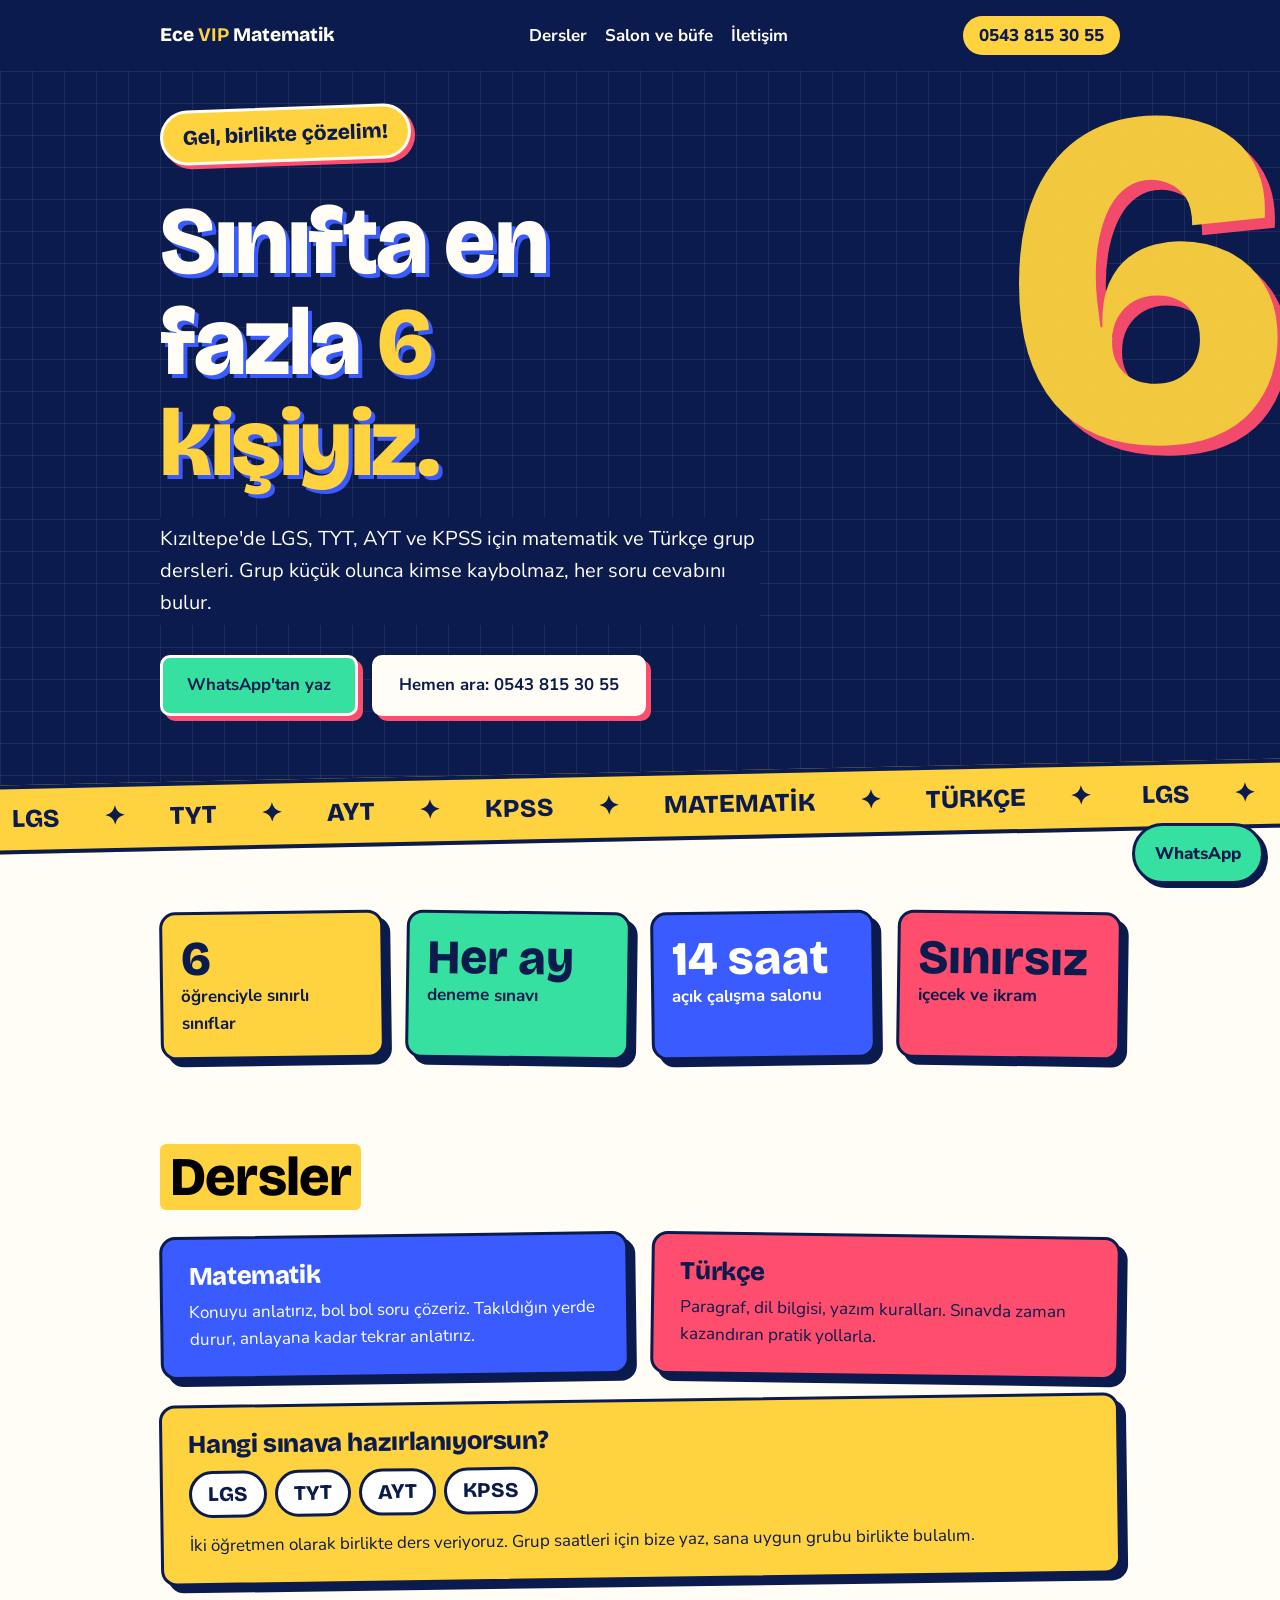
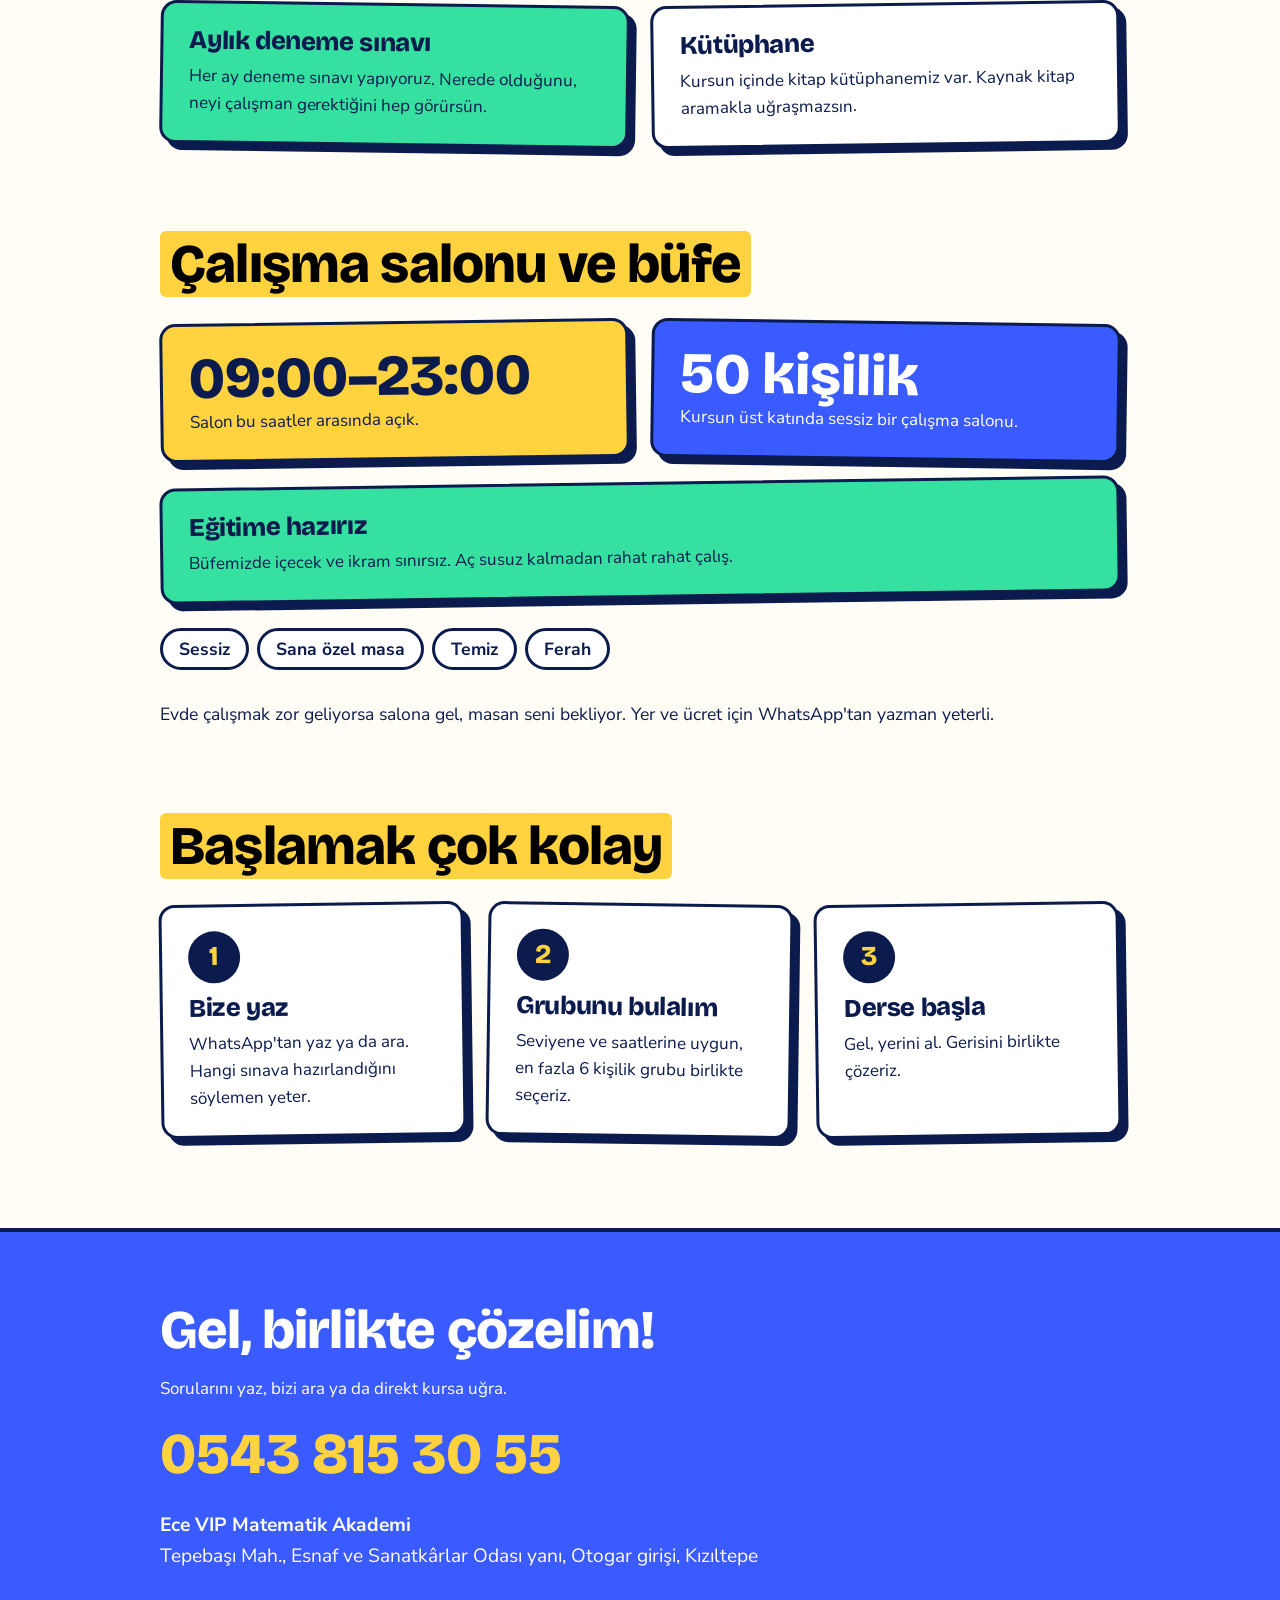
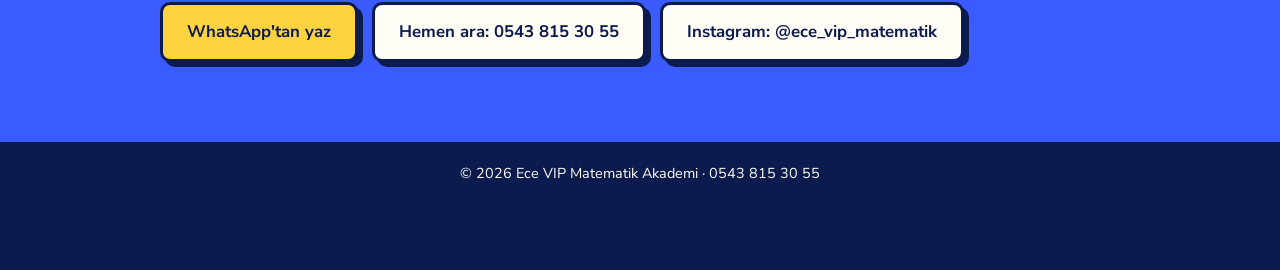
<file: ece vip 2.html>
<!DOCTYPE html>
<html lang="tr">
<head>
<meta charset="utf-8">
<meta name="viewport" content="width=device-width, initial-scale=1">
<title>Ece VIP Matematik Akademi | Kızıltepe LGS TYT AYT KPSS Kursu</title>
<meta name="description" content="Gel, birlikte çözelim! Kızıltepe'de en fazla 6 kişilik grup dersleri: LGS, TYT, AYT, KPSS matematik ve Türkçe. Aylık deneme sınavı, kütüphane, sessiz çalışma salonu ve sınırsız ikram.">
<meta property="og:title" content="Ece VIP Matematik Akademi | Gel, birlikte çözelim!">
<meta property="og:description" content="Kızıltepe'de en fazla 6 kişilik sınıflar. LGS, TYT, AYT, KPSS matematik ve Türkçe. Aylık deneme, kütüphane, sessiz salon, sınırsız ikram.">
<meta property="og:type" content="website">
<meta name="theme-color" content="#0b1b4d">
<script type="application/ld+json">{"@context":"https://schema.org","@type":"EducationalOrganization","name":"Ece VIP Matematik Akademi","telephone":"+905438153055","address":{"@type":"PostalAddress","streetAddress":"Tepebaşı Mah., Esnaf ve Sanatkârlar Odası yanı, Otogar girişi","addressLocality":"Kızıltepe","addressRegion":"Mardin","addressCountry":"TR"},"sameAs":["https://www.instagram.com/ece_vip_matematik/"]}</script>
<link rel="preconnect" href="https://fonts.googleapis.com">
<link rel="preconnect" href="https://fonts.gstatic.com" crossorigin>
<link href="https://fonts.googleapis.com/css2?family=Bricolage+Grotesque:wght@600;800&family=Nunito+Sans:wght@400;700&display=swap" rel="stylesheet">
<style>
:root{--lacivert:#0b1b4d;--mavi:#3a5bff;--sari:#ffd23f;--mercan:#ff4d6d;--nane:#35e0a1;--kagit:#fffdf5}
*{box-sizing:border-box;margin:0}
html{scroll-behavior:smooth}
body{font-family:"Nunito Sans",system-ui,sans-serif;font-size:1.0625rem;line-height:1.6;color:var(--lacivert);background:var(--kagit);overflow-x:hidden}
h1,h2,h3,.buyuk{font-family:"Bricolage Grotesque",system-ui,sans-serif;line-height:1.05;letter-spacing:-.015em}
.wrap{max-width:1000px;margin:0 auto;padding:0 20px}
a{color:inherit}
a:focus-visible{outline:4px solid var(--mercan);outline-offset:3px}

/* üst bar */
header{background:var(--lacivert);color:var(--kagit);padding:16px 0}
header .wrap{display:flex;justify-content:space-between;align-items:center;gap:12px;flex-wrap:wrap}
.logo{font-family:"Bricolage Grotesque",sans-serif;font-weight:800;font-size:1.2rem;text-decoration:none}
.logo b{color:var(--sari)}
nav a{margin-left:18px;text-decoration:none;font-weight:700}
nav a:hover{color:var(--sari)}
.hdtel{background:var(--sari);color:var(--lacivert);font-weight:800;text-decoration:none;padding:6px 16px;border-radius:99px}

/* kahraman */
.hero{background:var(--lacivert);color:var(--kagit);position:relative;overflow:hidden;padding:36px 0 90px;
  background-image:linear-gradient(rgba(255,255,255,.07) 1px,transparent 1px),linear-gradient(90deg,rgba(255,255,255,.07) 1px,transparent 1px);background-size:32px 32px}
.hero .wrap{position:relative;z-index:1}
.alti6{position:absolute;right:-10px;top:-30px;font-family:"Bricolage Grotesque",sans-serif;font-weight:800;font-size:clamp(14rem,48vw,30rem);line-height:1;color:var(--sari);text-shadow:10px 10px 0 var(--mercan);opacity:.95;user-select:none}
.slogan{display:inline-block;transform:rotate(-2deg);background:var(--sari);color:var(--lacivert);font-family:"Bricolage Grotesque",sans-serif;font-weight:800;font-size:1.3rem;padding:8px 20px;border:3px solid var(--kagit);border-radius:99px;box-shadow:4px 4px 0 var(--mercan)}
.hero h1{font-size:clamp(2.7rem,9.5vw,6rem);font-weight:800;max-width:9ch;margin-top:30px;text-shadow:4px 4px 0 var(--mavi)}
.hero h1 em{font-style:normal;color:var(--sari)}
.hero p{max-width:30em;margin-top:22px;font-size:1.25rem;background:var(--lacivert);padding:6px 0}
.btns{display:flex;gap:14px;flex-wrap:wrap;margin-top:30px}
.btn{display:inline-block;padding:14px 24px;border:3px solid var(--lacivert);border-radius:10px;font-weight:700;font-size:1.05rem;text-decoration:none;background:var(--kagit);color:var(--lacivert);box-shadow:5px 5px 0 var(--lacivert);transition:transform .12s,box-shadow .12s}
.btn:hover{transform:translate(3px,3px);box-shadow:2px 2px 0 var(--lacivert)}
.btn.ana{background:var(--nane)}
.hero .btn{border-color:var(--kagit);box-shadow:5px 5px 0 var(--mercan)}
.hero .btn:hover{box-shadow:2px 2px 0 var(--mercan)}

/* kayan bant */
.bant{background:var(--sari);border-block:4px solid var(--lacivert);overflow:hidden;white-space:nowrap;transform:rotate(-1.2deg);margin:-34px -10px 0;position:relative;z-index:2}
.bant div{display:inline-block;padding:10px 0;font-family:"Bricolage Grotesque",sans-serif;font-weight:800;font-size:1.6rem;animation:kay 22s linear infinite}
.bant span{margin:0 22px}
@keyframes kay{to{transform:translateX(-50%)}}

section{padding:70px 0 20px}
h2{font-size:clamp(2.1rem,6vw,3.4rem);font-weight:800;margin-bottom:28px}
h2 mark{background:var(--sari);padding:0 10px;border-radius:6px}

/* kartlar */
.izgara{display:grid;grid-template-columns:repeat(2,1fr);gap:22px}
.kart{border:3px solid var(--lacivert);border-radius:16px;padding:24px 26px;box-shadow:7px 7px 0 var(--lacivert);background:#fff}
.kart:nth-child(odd){transform:rotate(-.8deg)}
.kart:nth-child(even){transform:rotate(.8deg)}
.kart h3{font-size:1.6rem;font-weight:800;margin-bottom:8px}
.mavi{background:var(--mavi);color:#fff}
.mercan{background:var(--mercan);color:var(--lacivert)}
.sari{background:var(--sari)}
.nane{background:var(--nane)}
.tam{grid-column:1/-1}
.sayi{font-family:"Bricolage Grotesque",sans-serif;font-weight:800;font-size:clamp(2.4rem,7vw,3.6rem);line-height:1}
.etiket{display:inline-block;margin:4px 8px 4px 0;padding:4px 16px;border:3px solid var(--lacivert);border-radius:99px;font-weight:700;background:#fff;color:var(--lacivert)}
.etiket.b{font-family:"Bricolage Grotesque",sans-serif;font-weight:800;font-size:1.3rem}
.alt{margin-top:26px;font-size:1.1rem}
.d4{grid-template-columns:repeat(4,1fr)}
.d3{grid-template-columns:repeat(3,1fr)}
.d4 .kart{padding:20px 18px}
.d4 .sayi{font-size:clamp(2rem,4.4vw,3rem)}
.d4 p{font-weight:700}
.no{display:grid;place-items:center;width:52px;height:52px;border-radius:50%;background:var(--lacivert);color:var(--sari);font-family:"Bricolage Grotesque",sans-serif;font-weight:800;font-size:1.7rem;margin-bottom:12px}
.tel{display:inline-block;margin:6px 0 10px;font-family:"Bricolage Grotesque",sans-serif;font-weight:800;font-size:clamp(2.2rem,8vw,3.6rem);color:var(--sari);text-decoration:none}
.tel:hover{text-decoration:underline}

/* iletişim */
.iletisim{background:var(--mavi);color:#fff;margin-top:70px;padding:70px 0 80px;border-top:4px solid var(--lacivert)}
.iletisim h2{margin-bottom:16px}
.iletisim address{font-style:normal;font-size:1.2rem}
.iletisim .btn{box-shadow:5px 5px 0 var(--lacivert)}
.iletisim .btn.ana{background:var(--sari)}
footer{background:var(--lacivert);color:var(--kagit);padding:20px 0 84px;text-align:center;font-size:.9rem}

.wp{position:fixed;right:max(16px,env(safe-area-inset-right));bottom:max(16px,env(safe-area-inset-bottom));z-index:10;padding:14px 20px;background:var(--nane);color:var(--lacivert);border:3px solid var(--lacivert);border-radius:99px;font-weight:800;text-decoration:none;box-shadow:4px 4px 0 var(--lacivert)}

@media(max-width:700px){.izgara,.d3{grid-template-columns:1fr}.izgara.d4{grid-template-columns:1fr 1fr}.kart{transform:none!important}nav{display:none}.alti6{opacity:.35}.bant div{font-size:1.2rem}}
@media(prefers-reduced-motion:reduce){html{scroll-behavior:auto}.bant div{animation:none}.btn{transition:none}}
</style>
</head>
<body>

<header>
  <div class="wrap">
    <a class="logo" href="#">Ece <b>VIP</b> Matematik</a>
    <nav><a href="#dersler">Dersler</a><a href="#salon">Salon ve büfe</a><a href="#iletisim">İletişim</a></nav>
    <a class="hdtel" href="tel:+905438153055">0543 815 30 55</a>
  </div>
</header>

<main>
  <div class="hero">
    <div class="alti6" aria-hidden="true">6</div>
    <div class="wrap">
      <div class="slogan">Gel, birlikte çözelim!</div>
      <h1>Sınıfta en fazla <em>6 kişiyiz.</em></h1>
      <p>Kızıltepe'de LGS, TYT, AYT ve KPSS için matematik ve Türkçe grup dersleri. Grup küçük olunca kimse kaybolmaz, her soru cevabını bulur.</p>
      <div class="btns">
        <a class="btn ana" href="https://wa.me/905438153055?text=Merhaba%2C%20kurs%20hakk%C4%B1nda%20bilgi%20almak%20istiyorum.">WhatsApp'tan yaz</a>
        <a class="btn" href="tel:+905438153055">Hemen ara: 0543 815 30 55</a>
      </div>
    </div>
  </div>

  <div class="bant" aria-hidden="true"><div>
    <span>LGS</span><span>✦</span><span>TYT</span><span>✦</span><span>AYT</span><span>✦</span><span>KPSS</span><span>✦</span><span>MATEMATİK</span><span>✦</span><span>TÜRKÇE</span><span>✦</span>
    <span>LGS</span><span>✦</span><span>TYT</span><span>✦</span><span>AYT</span><span>✦</span><span>KPSS</span><span>✦</span><span>MATEMATİK</span><span>✦</span><span>TÜRKÇE</span><span>✦</span>
  </div></div>

  <section class="rakamlar">
    <div class="wrap">
      <div class="izgara d4">
        <div class="kart sari"><div class="sayi">6</div><p>öğrenciyle sınırlı sınıflar</p></div>
        <div class="kart nane"><div class="sayi">Her ay</div><p>deneme sınavı</p></div>
        <div class="kart mavi"><div class="sayi">14 saat</div><p>açık çalışma salonu</p></div>
        <div class="kart mercan"><div class="sayi">Sınırsız</div><p>içecek ve ikram</p></div>
      </div>
    </div>
  </section>

  <section id="dersler">
    <div class="wrap">
      <h2><mark>Dersler</mark></h2>
      <div class="izgara">
        <div class="kart mavi">
          <h3>Matematik</h3>
          <p>Konuyu anlatırız, bol bol soru çözeriz. Takıldığın yerde durur, anlayana kadar tekrar anlatırız.</p>
        </div>
        <div class="kart mercan">
          <h3>Türkçe</h3>
          <p>Paragraf, dil bilgisi, yazım kuralları. Sınavda zaman kazandıran pratik yollarla.</p>
        </div>
        <div class="kart sari tam">
          <h3>Hangi sınava hazırlanıyorsun?</h3>
          <span class="etiket b">LGS</span><span class="etiket b">TYT</span><span class="etiket b">AYT</span><span class="etiket b">KPSS</span>
          <p style="margin-top:10px">İki öğretmen olarak birlikte ders veriyoruz. Grup saatleri için bize yaz, sana uygun grubu birlikte bulalım.</p>
        </div>
        <div class="kart nane">
          <h3>Aylık deneme sınavı</h3>
          <p>Her ay deneme sınavı yapıyoruz. Nerede olduğunu, neyi çalışman gerektiğini hep görürsün.</p>
        </div>
        <div class="kart">
          <h3>Kütüphane</h3>
          <p>Kursun içinde kitap kütüphanemiz var. Kaynak kitap aramakla uğraşmazsın.</p>
        </div>
      </div>
    </div>
  </section>

  <section id="salon">
    <div class="wrap">
      <h2><mark>Çalışma salonu ve büfe</mark></h2>
      <div class="izgara">
        <div class="kart sari">
          <div class="sayi">09:00–23:00</div>
          <p>Salon bu saatler arasında açık.</p>
        </div>
        <div class="kart mavi">
          <div class="sayi">50 kişilik</div>
          <p>Kursun üst katında sessiz bir çalışma salonu.</p>
        </div>
        <div class="kart nane tam">
          <h3>Eğitime hazırız</h3>
          <p>Büfemizde içecek ve ikram sınırsız. Aç susuz kalmadan rahat rahat çalış.</p>
        </div>
      </div>
      <p class="alt"><span class="etiket">Sessiz</span><span class="etiket">Sana özel masa</span><span class="etiket">Temiz</span><span class="etiket">Ferah</span></p>
      <p class="alt">Evde çalışmak zor geliyorsa salona gel, masan seni bekliyor. Yer ve ücret için WhatsApp'tan yazman yeterli.</p>
    </div>
  </section>

  <section id="basla">
    <div class="wrap">
      <h2><mark>Başlamak çok kolay</mark></h2>
      <div class="izgara d3">
        <div class="kart"><div class="no">1</div><h3>Bize yaz</h3><p>WhatsApp'tan yaz ya da ara. Hangi sınava hazırlandığını söylemen yeter.</p></div>
        <div class="kart"><div class="no">2</div><h3>Grubunu bulalım</h3><p>Seviyene ve saatlerine uygun, en fazla 6 kişilik grubu birlikte seçeriz.</p></div>
        <div class="kart"><div class="no">3</div><h3>Derse başla</h3><p>Gel, yerini al. Gerisini birlikte çözeriz.</p></div>
      </div>
    </div>
  </section>

  <section id="iletisim" class="iletisim">
    <div class="wrap">
      <h2>Gel, birlikte çözelim!</h2>
      <p>Sorularını yaz, bizi ara ya da direkt kursa uğra.</p>
      <a class="tel" href="tel:+905438153055">0543 815 30 55</a>
      <address><strong>Ece VIP Matematik Akademi</strong><br>Tepebaşı Mah., Esnaf ve Sanatkârlar Odası yanı, Otogar girişi, Kızıltepe</address>
      <div class="btns">
        <a class="btn ana" href="https://wa.me/905438153055">WhatsApp'tan yaz</a>
        <a class="btn" href="tel:+905438153055">Hemen ara: 0543 815 30 55</a>
        <a class="btn" href="https://www.instagram.com/ece_vip_matematik/" rel="noopener">Instagram: @ece_vip_matematik</a>
      </div>
    </div>
  </section>
</main>

<footer><div class="wrap">© 2026 Ece VIP Matematik Akademi · 0543 815 30 55</div></footer>
<a class="wp" href="https://wa.me/905438153055">WhatsApp</a>
</body>
</html>
</file>
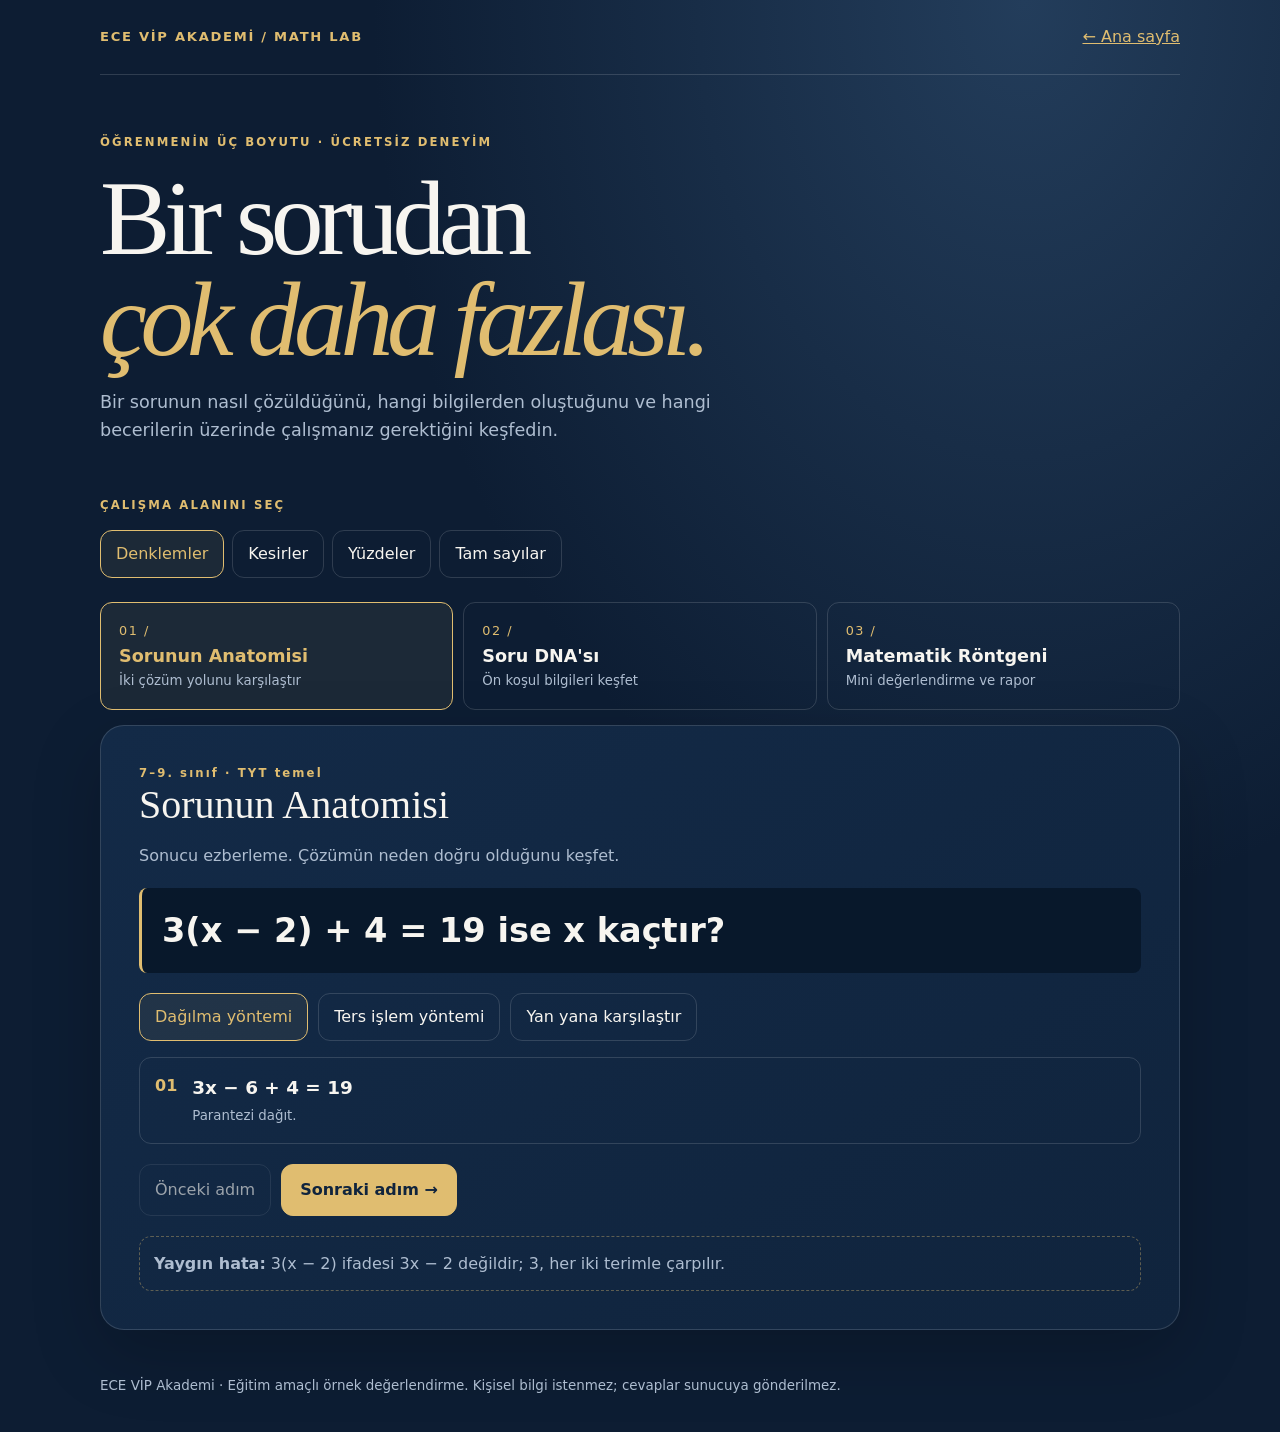
<file: math-lab.html>
<!doctype html>
<html lang="tr"><head><meta charset="utf-8"><meta name="viewport" content="width=device-width, initial-scale=1"><meta name="description" content="ECE VİP Akademi Matematik Röntgeni, Soru DNA'sı ve Sorunun Anatomisi. Ücretsiz örnek öğrenme laboratuvarı."><title>MATH LAB | ECE VİP Akademi</title>
<style>
:root{color-scheme:dark;--navy:#0d1d33;--panel:#132a47;--gold:#e0bd70;--cream:#f7f5f0;--muted:#aebdd0;--line:#ffffff24;--green:#88e0b0;--red:#ffacaa}*{box-sizing:border-box}body{margin:0;background:radial-gradient(ellipse at 80% 0,#233d5b 0,transparent 45%),var(--navy);color:var(--cream);font:16px/1.6 system-ui,sans-serif}a{color:var(--gold)}button,select{font:inherit}button,a,select{touch-action:manipulation}button{cursor:pointer}button:focus-visible,a:focus-visible,select:focus-visible{outline:3px solid white;outline-offset:4px}button:disabled{cursor:default;opacity:.6}.wrap{width:min(1080px,92%);margin:auto}.top{display:flex;justify-content:space-between;align-items:center;padding:24px 0;border-bottom:1px solid var(--line);gap:12px}.brand{font-weight:900;letter-spacing:.13em;color:var(--gold);font-size:.82rem}.hero{position:relative;padding:58px 0 34px}.eyebrow{letter-spacing:.18em;font-size:.73rem;color:var(--gold);font-weight:800}.hero h1{font:clamp(3rem,9vw,6.6rem)/.95 Georgia,serif;margin:18px 0;letter-spacing:-.06em}.hero h1 em{color:var(--gold)}.hero p{max-width:650px;color:var(--muted);font-size:1.1rem}.topics{display:flex;flex-wrap:wrap;gap:8px;margin:16px 0 24px}.topic,.tab,.secondary{background:transparent;border:1px solid var(--line);color:var(--cream);border-radius:12px;padding:10px 15px}.topic[aria-pressed=true],.tab[aria-pressed=true]{border-color:var(--gold);color:var(--gold);background:#e0bd7012}.tabs{display:grid;grid-template-columns:repeat(3,1fr);gap:10px}.tab{text-align:left;padding:18px;min-height:105px}.tab b{display:block;font-size:1.1rem}.tab small{display:block;color:var(--muted)}.tab span{display:block;color:var(--gold);font-size:.8rem;letter-spacing:.12em}.panel{margin:15px 0 30px;background:linear-gradient(145deg,#132a47,#10243d);border:1px solid var(--line);border-radius:24px;padding:clamp(18px,4vw,38px);box-shadow:0 24px 70px #0003}.panel h2{font:clamp(1.7rem,4vw,2.5rem)/1.1 Georgia,serif;margin:0 0 10px}.muted{color:var(--muted)}.question{font-size:clamp(1.35rem,4vw,2.1rem);font-weight:700;line-height:1.4;margin:20px 0;padding:19px 20px;background:#08182b;border-left:3px solid var(--gold);border-radius:8px}.primary{background:var(--gold);border:1px solid var(--gold);color:#10243d;border-radius:12px;padding:12px 18px;font-weight:800}.actions{display:flex;flex-wrap:wrap;gap:10px;margin-top:20px}.choices{display:grid;grid-template-columns:1fr 1fr;gap:10px}.choice{padding:15px;text-align:left;background:#0c2038;color:var(--cream);border:1px solid var(--line);border-radius:12px}.choice:hover{border-color:var(--gold)}.choice[aria-pressed=true]{border-color:var(--gold);background:#e0bd7020}.steps{list-style:none;padding:0;counter-reset:steps}.steps li{display:flex;gap:15px;margin:12px 0;padding:15px;border:1px solid var(--line);border-radius:12px;animation:appear .35s both}.steps li:before{counter-increment:steps;content:counter(steps,decimal-leading-zero);color:var(--gold);font-weight:800}.steps strong{display:block;font-size:1.15rem}.steps small{color:var(--muted)}.dna{display:grid;grid-template-columns:110px 1fr;gap:18px;align-items:center}.dna svg{width:100%;height:220px}.gene{display:block;width:100%;text-align:left;background:#0b2139;color:var(--cream);border:1px solid var(--line);padding:13px;border-radius:10px;margin:8px 0}.gene[aria-expanded=true]{border-color:var(--gold)}.gene b{color:var(--gold)}.gene-detail{padding:6px 12px 12px;color:var(--muted)}.bar{height:7px;background:#ffffff15;border-radius:8px;overflow:hidden;margin:12px 0}.bar i{display:block;background:var(--gold);height:100%;transition:width .3s}.resultrow{border-bottom:1px solid var(--line);padding:12px 0}.resultrow b{display:block}.ok{color:var(--green)}.warn{color:var(--red)}.note{border:1px dashed #e0bd7060;border-radius:12px;padding:14px;margin-top:20px;color:var(--muted)}.compare{display:grid;grid-template-columns:1fr 1fr;gap:15px}.compare article{padding:15px;border:1px solid var(--line);border-radius:12px}.footer{padding:15px 0 35px;color:var(--muted);font-size:.84rem}.helix{animation:appear .6s both}@keyframes appear{from{opacity:0;transform:translateY(7px)}to{opacity:1;transform:none}}@media(max-width:600px){.tabs{grid-template-columns:1fr}.tab{min-height:0;padding:13px}.tab span{display:inline;margin-right:8px}.choices,.compare{grid-template-columns:1fr}.dna{grid-template-columns:65px 1fr;gap:8px}.top{align-items:flex-start}.hero{padding:32px 0 20px}}@media(prefers-reduced-motion:reduce){*,*:before,*:after{animation:none!important;transition:none!important}}@media print{body{background:white;color:black}.wrap{width:100%}.top,.hero,.topics,.tabs,.footer,.actions,.note a{display:none!important}.panel{background:white;color:black;border:0;box-shadow:none;padding:0}.muted,.note,.ok,.warn{color:#222}.resultrow{border-color:#aaa}}
</style></head><body><div class="wrap"><header class="top"><div class="brand">ECE VİP AKADEMİ / MATH LAB</div><a href="index.html">← Ana sayfa</a></header><main><section class="hero"><div class="eyebrow">ÖĞRENMENİN ÜÇ BOYUTU · ÜCRETSİZ DENEYİM</div><h1>Bir sorudan<br><em>çok daha fazlası.</em></h1><p>Bir sorunun nasıl çözüldüğünü, hangi bilgilerden oluştuğunu ve hangi becerilerin üzerinde çalışmanız gerektiğini keşfedin.</p></section><div class="eyebrow">ÇALIŞMA ALANINI SEÇ</div><div id="topics" class="topics"></div><div id="tabs" class="tabs" aria-label="Laboratuvar modülleri"></div><section id="panel" class="panel" aria-live="polite"></section><noscript>Bu laboratuvarın çalışması için JavaScript etkin olmalıdır.</noscript></main><footer class="footer">ECE VİP Akademi · Eğitim amaçlı örnek değerlendirme. Kişisel bilgi istenmez; cevaplar sunucuya gönderilmez.</footer></div>
<script>
"use strict";
const DATA=[{"title":"Denklemler","level":"7–9. sınıf · TYT temel","prompt":"3(x − 2) + 4 = 19 ise x kaçtır?","options":["5","7","9","11"],"correct":1,"methods":[{"name":"Dağılma yöntemi","steps":["3x − 6 + 4 = 19 | Parantezi dağıt.","3x − 2 = 19 | Sabitleri birleştir.","3x = 21 | Her iki tarafa 2 ekle.","x = 7 | Her iki tarafı 3'e böl."]},{"name":"Ters işlem yöntemi","steps":["3(x − 2) = 15 | Her iki taraftan 4 çıkar.","x − 2 = 5 | Her iki tarafı 3'e böl.","x = 7 | Her iki tarafa 2 ekle."]}],"error":"3(x − 2) ifadesi 3x − 2 değildir; 3, her iki terimle çarpılır.","skills":[{"name":"Tam sayılar","why":"Negatif sabitleri doğru işlemek gerekir.","tip":"İşaretli toplama ve çıkarma çalış.","q":[["−6 + 4 = ?",["−10","−2","2","10"],1],["−3 − 5 = ?",["2","−2","−8","8"],2]]},{"name":"Dağılma özelliği","why":"Parantez içindeki her terim çarpılır.","tip":"a(b+c) = ab+ac özelliğini uygula.","q":[["4(x − 3) = ?",["4x − 3","x − 12","4x + 12","4x − 12"],3],["2(y + 5) = ?",["2y + 10","2y + 5","y + 10","2y − 10"],0]]},{"name":"Eşitlik ve ters işlem","why":"Eşitliğin her iki tarafına aynı işlemi uygula.","tip":"Tek adımlı denklemlerden başla.","q":[["x − 4 = 9 ise x = ?",["5","−5","13","−13"],2],["3x = 24 ise x = ?",["21","8","72","27"],1]]}]},{"title":"Kesirler","level":"6–8. sınıf · TYT temel","prompt":"3/4 − 1/6 işleminin sonucu nedir?","options":["2/2","1/2","7/12","2/10"],"correct":2,"methods":[{"name":"Ortak payda","steps":["EKOK(4,6) = 12 | Ortak paydayı bul.","3/4 = 9/12; 1/6 = 2/12 | Kesirleri genişlet.","9/12 − 2/12 = 7/12 | Payları çıkar."]},{"name":"Çapraz çarpım","steps":["(3×6 − 1×4)/(4×6) | Ortak payda olarak çarpımı kullan.","14/24 | İşlemleri tamamla.","7/12 | Payı ve paydayı 2'ye böl."]}],"error":"Kesirlerde pay ve payda ayrı ayrı çıkarılmaz.","skills":[{"name":"Ortak kat","why":"Farklı paydaları eşitlemek gerekir.","tip":"Küçük sayıların katlarını listele.","q":[["4 ve 6'nın en küçük ortak katı?",["10","12","24","2"],1],["3 ve 5'in en küçük ortak katı?",["8","10","15","1"],2]]},{"name":"Kesir genişletme","why":"Kesrin değeri değişmeden payda eşitlenir.","tip":"Payı ve paydayı aynı sayıyla çarp.","q":[["2/3 = ?/12",["6","8","9","10"],1],["3/5 = 12/?",["15","10","20","25"],2]]},{"name":"Kesir işlemleri","why":"Ortak paydada yalnız paylar çıkarılır.","tip":"Eş paydalı kesirlerle alıştırma yap.","q":[["7/9 − 2/9 = ?",["5/9","5/0","9/9","5/18"],0],["2/7 + 3/7 = ?",["5/14","6/7","5/7","1/7"],2]]}]},{"title":"Yüzdeler","level":"6–8. sınıf · TYT temel","prompt":"800 TL'lik ürün %25 indirimle kaç TL olur?","options":["200","575","600","775"],"correct":2,"methods":[{"name":"İndirim tutarı","steps":["%25 = 25/100 | Yüzdeyi kesre dönüştür.","800 × 25/100 = 200 | İndirim tutarını bul.","800 − 200 = 600 | Son fiyat."]},{"name":"Kalan yüzde","steps":["%100 − %25 = %75 | Kalan oranı bul.","800 × 75/100 = 600 | Son fiyat."]}],"error":"İndirim tutarı ile indirimli fiyatı karıştırma.","skills":[{"name":"Yüzde ve kesir","why":"Yüzde, paydası 100 olan bir orandır.","tip":"%25 = 1/4 ve %50 = 1/2 eşitliklerini çalış.","q":[["%25 hangi kesirdir?",["1/2","1/4","3/4","1/5"],1],["%60 hangi ondalık sayıdır?",["0,06","6","0,6","60"],2]]},{"name":"Bir sayının yüzdesi","why":"İndirim tutarı çarpımla bulunur.","tip":"Bir sayıyı yüzde oranıyla çarp.","q":[["200'ün %10'u?",["2","20","10","180"],1],["80'in %50'si?",["40","30","50","4"],0]]},{"name":"İndirim ve kalan","why":"İndirim çıkarılarak kalan miktar hesaplanır.","tip":"Verilen oran ile kalan oranı ayırt et.","q":[["100 TL'den 30 TL indirilirse?",["30","130","70","97"],2],["%20 indirimde fiyatın yüzde kaçı kalır?",["20","120","60","80"],3]]}]},{"title":"Tam sayılar","level":"6–7. sınıf · temel","prompt":"−4 + 3 × (−2) işleminin sonucu nedir?","options":["−2","−10","2","10"],"correct":1,"methods":[{"name":"İşlem önceliği","steps":["3 × (−2) = −6 | Önce çarp.","−4 + (−6) = −10 | Negatifleri topla."]},{"name":"Sayı doğrusu","steps":["−4 noktasından başla.","3 defa ikişer birim sola git: −6, −8, −10.","Son konum −10."]}],"error":"Toplamadan önce çarpma yapılır.","skills":[{"name":"İşaretli çarpma","why":"Pozitif ile negatif çarpılırken sonuç negatiftir.","tip":"Çarpımın işaretini önce belirle.","q":[["5 × (−3) = ?",["15","−15","−8","8"],1],["(−4) × (−2) = ?",["−8","−6","6","8"],3]]},{"name":"İşaretli toplama","why":"Negatif sayılar doğru yönde birleştirilir.","tip":"Sayı doğrusunda hareket et.","q":[["−7 + (−2) = ?",["−5","5","−9","9"],2],["−8 + 3 = ?",["−5","5","−11","11"],0]]},{"name":"İşlem önceliği","why":"Çarpma, toplamadan önce yapılır.","tip":"Parantez, çarpma/bölme, toplama/çıkarma sırasını çalış.","q":[["2 + 3 × 4 = ?",["20","14","24","9"],1],["12 − 2 × 3 = ?",["30","10","6","4"],2]]}]}];
const MODES=[["anatomy","01","Sorunun Anatomisi","İki çözüm yolunu karşılaştır"],["dna","02","Soru DNA'sı","Ön koşul bilgileri keşfet"],["scan","03","Matematik Röntgeni","Mini değerlendirme ve rapor"]];
let topic=0,mode=["anatomy","dna","scan"].includes(location.hash.slice(1))?location.hash.slice(1):"anatomy",method=0,step=1,gene=-1,compare=false,session=null;
const el=id=>document.getElementById(id);
const E=s=>String(s).replace(/[&<>"']/g,c=>({"&":"&amp;","<":"&lt;",">":"&gt;",'"':"&quot;","'":"&#39;"}[c]));
function buttons(){el("topics").innerHTML=DATA.map((d,i)=>'<button class="topic" data-topic="'+i+'" aria-pressed="'+(i===topic)+'">'+E(d.title)+'</button>').join("");el("tabs").innerHTML=MODES.map(m=>'<button class="tab" data-mode="'+m[0]+'" aria-pressed="'+(mode===m[0])+'"><span>'+m[1]+' /</span><b>'+E(m[2])+'</b><small>'+E(m[3])+'</small></button>').join("")}
function render(){buttons();const d=DATA[topic];let h='<div class="eyebrow">'+E(d.level)+'</div>';if(mode==="anatomy"){h+='<h2>Sorunun Anatomisi</h2><p class="muted">Sonucu ezberleme. Çözümün neden doğru olduğunu keşfet.</p><div class="question">'+E(d.prompt)+'</div><div class="actions">'+d.methods.map((m,i)=>'<button class="topic" data-method="'+i+'" aria-pressed="'+(method===i&&!compare)+'">'+E(m.name)+'</button>').join("")+'<button class="secondary" data-action="compare" aria-pressed="'+compare+'">Yan yana karşılaştır</button></div>';if(compare){h+='<div class="compare">'+d.methods.map(m=>'<article><h3>'+E(m.name)+'</h3>'+steps(m.steps)+'</article>').join("")+'</div>'}else{h+=steps(d.methods[method].steps.slice(0,step))+'<div class="actions"><button class="secondary" data-action="back" '+(step===1?"disabled":"")+'>Önceki adım</button><button class="primary" data-action="next">'+(step>=d.methods[method].steps.length?"Baştan göster":"Sonraki adım →")+'</button></div>'}h+='<div class="note"><b>Yaygın hata:</b> '+E(d.error)+'</div>'}
else if(mode==="dna"){h+='<h2>Soru DNA\'sı</h2><p class="muted">Bu örneğin üç ön koşul becerisini aç ve incele.</p><div class="question">'+E(d.prompt)+'</div><div class="dna"><svg class="helix" viewBox="0 0 100 220" aria-hidden="true">'+Array.from({length:38},(_,i)=>{let y=7+i*5.5,x=34*Math.sin(i*.27);return '<line x1="'+(50-x)+'" y1="'+y+'" x2="'+(50+x)+'" y2="'+y+'" stroke="#a9bcd0" opacity=".42"/><circle cx="'+(50-x)+'" cy="'+y+'" r="3" fill="#e0bd70"/><circle cx="'+(50+x)+'" cy="'+y+'" r="3" fill="#85b7ec"/>'}).join("")+'</svg><div>'+d.skills.map((s,i)=>'<button class="gene" data-gene="'+i+'" aria-expanded="'+(gene===i)+'"><b>0'+(i+1)+'</b> · '+E(s.name)+'</button>'+(gene===i?'<div class="gene-detail">'+E(s.why)+'<br><strong>Çalışma önerisi:</strong> '+E(s.tip)+'</div>':"")).join("")+'</div></div><div class="actions"><button class="primary" data-mode="scan">Bu becerileri test et →</button></div>'}
else {h+='<h2>Matematik Röntgeni</h2>';if(!session){h+='<p>Önce ana soruyu, ardından üç temel beceriye ait altı kısa soruyu cevapla. Sonunda hangi alanların tekrar gerektirebileceğini gösteren kişisel bir rapor al.</p><p class="muted">Bu kısa tarama kesin bir seviye tespiti değildir. Gerçek bir ön değerlendirme için bir öğretmenle görüş.</p><button class="primary" data-action="start">Ücretsiz taramayı başlat →</button>'}else if(session.pos>=session.items.length){h+=report(d)}else {const q=session.items[session.pos];h+='<p class="muted">Soru '+(session.pos+1)+' / '+session.items.length+'</p><div class="bar" role="progressbar" aria-label="Tarama ilerlemesi" aria-valuenow="'+session.pos+'" aria-valuemax="'+session.items.length+'"><i style="width:'+100*session.pos/session.items.length+'%"></i></div><div class="question">'+E(q.prompt)+'</div><div class="choices">'+q.options.map((o,i)=>'<button class="choice" data-answer="'+i+'" aria-pressed="'+(session.selected===i)+'">'+String.fromCharCode(65+i)+'. '+E(o)+'</button>').join("")+'</div><div class="actions"><button class="primary" data-action="submit" '+(session.selected===null?"disabled":"")+'>Yanıtı onayla →</button><button class="secondary" data-action="skip">Bilmiyorum / geç</button></div>'}}
el("panel").innerHTML=h}
function steps(items){return '<ol class="steps">'+items.map(s=>{const a=s.split(" | ");return '<li><div><strong>'+E(a[0])+'</strong><small>'+E(a[1]||"")+'</small></div></li>'}).join("")+'</ol>'}
function start(){const d=DATA[topic];session={pos:0,selected:null,answers:[],items:[{prompt:d.prompt,options:d.options,correct:d.correct,skill:-1},...d.skills.flatMap((s,i)=>s.q.map(q=>({prompt:q[0],options:q[1],correct:q[2],skill:i})))]};render()}
function submit(skip){if(!session||session.pos>=session.items.length||(!skip&&session.selected===null))return;const q=session.items[session.pos];session.answers.push({skill:q.skill,ok:!skip&&session.selected===q.correct,skip:skip});session.pos++;session.selected=null;render();el("panel").setAttribute("tabindex","-1");el("panel").focus({preventScroll:true})}
function report(d){const a=session.answers;const main=a[0];let h='<p class="eyebrow">TARAMA TAMAMLANDI · '+E(d.title)+'</p><p>Ana soru: <b class="'+(main.ok?"ok":"warn")+'">'+(main.ok?"Doğru":main.skip?"Boş":"Yanlış")+'</b></p><h3>Ön koşul becerileri</h3>';const weak=[];d.skills.forEach((s,i)=>{const arr=a.filter(x=>x.skill===i),n=arr.filter(x=>x.ok).length;let label=n===2?"Bu örneklerde doğru":n===1?"Tekrar önerilir":"Öncelikli tekrar";if(n<2)weak.push(s.name);h+='<div class="resultrow"><b>'+E(s.name)+' · '+n+'/2 doğru</b><span class="'+(n===2?"ok":"warn")+'">'+label+'</span> · '+arr.filter(x=>x.skip).length+' boş<div class="bar"><i style="width:'+n*50+'%"></i></div>'+E(n===2?"Daha fazla örnekle pekiştir.":s.tip)+'</div>'});h+='<div class="note"><b>Çalışma planı:</b> '+E(weak.length?"Önce "+weak.join(", ")+" konularını çalış, ardından ana soruyu farklı yöntemle çöz.":main.ok?"Bu örneklerde eksik görünmedi; daha kapsamlı sorularla devam et.":"Ön koşullarda doğru yanıt verdin; ana sorunun çözüm basamaklarını incele ve benzer sorular çöz.")+'<br>Her beceri yalnızca iki soruyla taranmıştır. Bu sonuç kesin yeterlilik ölçümü değildir.</div><div class="actions"><button class="primary" data-action="print">Veli raporunu yazdır / PDF</button><button class="secondary" data-mode="anatomy">Çözüm yollarını incele</button><button class="secondary" data-action="start">Tekrar başlat</button><a class="secondary" href="index.html#iletisim">Akademiyle görüş →</a></div>';return h}
document.addEventListener("click",event=>{const b=event.target.closest("button");if(!b||b.disabled)return;const d=b.dataset;if(d.topic!==undefined){const n=Number(d.topic);if(n!==topic){topic=n;method=0;step=1;gene=-1;compare=false;session=null}render()}else if(d.mode){mode=d.mode;render()}else if(d.method!==undefined){method=Number(d.method);step=1;compare=false;render()}else if(d.gene!==undefined){const n=Number(d.gene);gene=gene===n?-1:n;render()}else if(d.answer!==undefined){session.selected=Number(d.answer);render();el("panel").querySelector('[data-answer="'+d.answer+'"]').focus()}else if(d.action){switch(d.action){case "compare":compare=!compare;render();break;case "back":step=Math.max(1,step-1);render();break;case "next":step=step>=DATA[topic].methods[method].steps.length?1:step+1;render();break;case "start":start();break;case "submit":submit(false);break;case "skip":submit(true);break;case "print":window.print();break}}});
render();
</script></body></html>
</file>
<file: assets/ece-original.css>
:root{--navy:#0b1c2c;--navy2:#142c3f;--navy3:#234353;--cream:#f4f1e9;--paper:#fbfaf6;--white:#fff;--gold:#cda86c;--gold-light:#ecd7ae;--ink:#182d3b;--muted:#64717a;--line:#dfddd5;--line-dark:rgba(255,255,255,.17);--container:1330px;--serif:'Instrument Serif',Georgia,serif;--sans:'DM Sans',system-ui,-apple-system,'Segoe UI',sans-serif;--heading:'Manrope','DM Sans',sans-serif}
*,*::before,*::after{box-sizing:border-box}html{scroll-behavior:smooth;scroll-padding-top:100px}body{margin:0;background:var(--cream);color:var(--ink);font-family:var(--sans);-webkit-font-smoothing:antialiased}body.menu-open{overflow:hidden}::selection{background:var(--gold);color:var(--navy)}a{color:inherit;text-decoration:none}button,input,select{font:inherit}button{cursor:pointer}img{display:block;max-width:100%;width:100%;height:100%;object-fit:cover}h1,h2,h3,h4,p{margin:0}h1,h2,h3{font-family:var(--heading)}h2{font-size:clamp(2.2rem,4vw,4.4rem);line-height:1.12;font-weight:800;letter-spacing:-.065em}h3{letter-spacing:-.032em}p{line-height:1.8}a:focus-visible,button:focus-visible,input:focus-visible,select:focus-visible,summary:focus-visible{outline:3px solid var(--gold);outline-offset:4px}[hidden]{display:none!important}.sr-only{position:absolute;width:1px;height:1px;padding:0;margin:-1px;overflow:hidden;clip:rect(0,0,0,0);white-space:nowrap;border:0}.wrap{width:min(calc(100% - 90px),var(--container));margin-inline:auto}.eyebrow{font-size:.69rem;font-weight:800;letter-spacing:.21em;text-transform:uppercase;color:#9f7543;display:flex;align-items:center;gap:13px}.eyebrow::before{content:"";width:22px;height:1px;background:currentColor;flex:0 0 auto}.btn{min-height:52px;display:inline-flex;align-items:center;justify-content:center;gap:24px;padding:16px 23px;border:1px solid transparent;border-radius:0;font-size:.83rem;font-weight:800;transition:background .2s,transform .2s,border .2s;cursor:pointer}.btn:hover{transform:translateY(-2px)}.btn-gold{background:var(--gold);color:#101f2b}.btn-gold:hover{background:#e3bf88}.btn-outline{border:1px solid rgba(255,255,255,.53);color:white;background:transparent}.btn-outline:hover{border-color:white;background:#ffffff13}.btn-dark{background:var(--navy);color:white}.btn-dark:hover{background:#244259}.btn:disabled{opacity:.4;cursor:not-allowed;transform:none}.arrow{font-size:1.13rem;font-weight:400}.text-link{display:inline-flex;align-items:center;gap:22px;font-weight:800;font-size:.84rem;border-bottom:1px solid currentColor;padding-bottom:9px;transition:gap .25s}.text-link:hover{gap:30px}.gold-link{color:var(--gold-light)}
/* restrained architectural microtexture */
.utility{position:relative;overflow:hidden;background:linear-gradient(90deg,#061421 0%,#0a2235 48%,#071726 100%);border-bottom:1px solid rgba(200,162,82,.22);padding:10px 0 12px;color:#fff}.utility::before{content:"";position:absolute;inset:-40% -10%;background:radial-gradient(circle at 20% 50%,rgba(200,162,82,.14),transparent 18%),radial-gradient(circle at 80% 50%,rgba(200,162,82,.12),transparent 22%),linear-gradient(120deg,transparent 0%,rgba(255,255,255,.055) 35%,transparent 55%);animation:utilitySweep 12s linear infinite;pointer-events:none}.utility .wrap{position:relative;display:grid;grid-template-columns:repeat(3,minmax(0,1fr));gap:16px;align-items:center}.utility-item,.utility-phone{position:relative;display:flex;align-items:center;justify-content:center;min-height:62px;padding:12px 18px;border:1px solid rgba(200,162,82,.28);background:linear-gradient(180deg,rgba(255,255,255,.05),rgba(255,255,255,.02));box-shadow:inset 0 1px 0 rgba(255,255,255,.08),0 10px 30px rgba(0,0,0,.18);text-align:center;text-transform:uppercase;font-size:1rem;font-weight:800;letter-spacing:.16em;color:#fff;isolation:isolate;animation:utilityFloat 4.5s ease-in-out infinite}.utility-item:nth-child(2){animation-delay:.35s}.utility-phone{animation-delay:.7s;color:#fff}.utility-item::before,.utility-phone::before{content:"";position:absolute;inset:1px;border:1px solid rgba(200,162,82,.24);pointer-events:none}.utility-item::after,.utility-phone::after{content:"";position:absolute;top:0;bottom:0;left:-130%;width:45%;background:linear-gradient(90deg,transparent,rgba(255,255,255,.22),transparent);transform:skewX(-22deg);animation:utilityShine 5.8s ease-in-out infinite;pointer-events:none}.utility-phone::after{animation-delay:1s}.utility a{color:#fff;text-decoration:none}.utility a:hover{color:var(--gold-light)}.nav{position:sticky;top:0;z-index:55;background:rgba(10,27,42,.98);border-bottom:1px solid #ffffff18;color:white;backdrop-filter:blur(18px)}.nav-inner{height:84px;display:flex;align-items:center;gap:38px;justify-content:space-between}.logo{display:inline-flex;align-items:center;gap:13px;flex:none}.logo-symbol{height:45px;width:45px;border:1px solid var(--gold);display:grid;place-items:center;position:relative;color:var(--gold);font:700 1.52rem var(--serif);line-height:1}.logo-symbol::after{content:'';position:absolute;inset:4px;border:1px solid rgba(205,168,108,.27)}.logo strong{font:800 1.06rem var(--heading);letter-spacing:-.035em;display:block}.logo small{display:block;margin-top:3px;font-size:.52rem;font-weight:700;letter-spacing:.19em;color:#b8c6cd}.nav-links{display:flex;align-items:center;gap:24px;margin-left:auto}.nav-links>a{font-weight:650;font-size:.75rem;white-space:nowrap;color:#d6dde0;transition:color .15s}.nav-links>a:hover{color:var(--gold-light)}.nav-links .nav-action{background:var(--gold);padding:13px 18px;color:var(--navy);font-weight:800}.nav-links .nav-action:hover{color:var(--navy);background:#e2c28c}.hamburger{display:none;border:1px solid rgba(255,255,255,.3);color:white;background:transparent;width:44px;height:44px;font-size:1.4rem;line-height:1}
/* cinematic/editorial hero */
.hero{background:var(--navy);color:white;position:relative;min-height:700px;overflow:hidden}.hero::before{content:'';position:absolute;inset:0;background:radial-gradient(ellipse at 6% 35%,rgba(51,83,94,.44),transparent 50%),linear-gradient(130deg,#081b2a,#132f3d);pointer-events:none}.hero::after{content:'';position:absolute;left:-28vw;bottom:-42vw;width:72vw;height:72vw;border-radius:50%;border:1px solid rgba(205,168,108,.1);box-shadow:0 0 0 95px rgba(205,168,108,.018),0 0 0 190px rgba(205,168,108,.018);pointer-events:none}.hero-layout{display:grid;grid-template-columns:52% 48%;min-height:700px;position:relative}.hero-content{padding:110px 24px 97px 0;z-index:2;align-self:center}.hero .eyebrow{color:var(--gold-light);margin-bottom:28px}.hero-title{font-size:clamp(3.8rem,5.8vw,6.8rem);font-weight:800;line-height:.99;letter-spacing:-.082em;max-width:780px}.hero-title .hero-serif{display:inline-block;color:var(--gold-light);font-family:var(--serif);font-style:italic;font-size:1.23em;line-height:.9;font-weight:400;letter-spacing:-.045em}.hero-title .hero-final{display:block;font-size:.79em;line-height:1.12;letter-spacing:-.065em;margin-top:13px}.hero-description{font-size:clamp(.96rem,1.16vw,1.09rem);line-height:1.8;color:#c8d3d8;max-width:500px;margin:30px 0 32px}.hero-actions{display:flex;align-items:center;gap:13px;flex-wrap:wrap}.hero-actions .btn{min-height:56px}.hero-micro{margin-top:50px;display:flex;align-items:center;gap:14px;color:#b3c4ca;font-size:.73rem}.hero-micro .micro-line{height:1px;width:48px;background:var(--gold)}.hero-photo{position:relative;min-height:700px;margin-right:calc((min(100vw - 90px,var(--container)) - 100vw)/2);overflow:hidden;isolation:isolate}.hero-photo img{position:absolute;inset:0;object-position:center 37%;filter:saturate(.77) contrast(1.035) brightness(.88)}.hero-photo::before{content:'';position:absolute;inset:0;z-index:1;background:linear-gradient(90deg,var(--navy) 0%,rgba(11,28,44,.63) 12%,transparent 53%),linear-gradient(0deg,rgba(9,23,34,.74),transparent 38%)}.hero-photo::after{content:'';position:absolute;inset:15px;border:1px solid #ffffff27;z-index:1;pointer-events:none}.hero-stamp{position:absolute;z-index:4;right:35px;top:44px;width:137px;height:137px;background:rgba(205,168,108,.96);border-radius:50%;display:flex;flex-direction:column;align-items:center;justify-content:center;color:var(--navy);text-align:center;box-shadow:0 19px 75px #0004;transform:rotate(8deg)}.hero-stamp strong{font:700 4.2rem var(--serif);line-height:.92}.hero-stamp small{font-size:.61rem;line-height:1.4;font-weight:800;letter-spacing:.09em}.hero-edge{position:absolute;bottom:0;left:0;width:64px;height:4px;background:var(--gold)}
/* stat rail */
.fact-rail{background:var(--paper);position:relative;border-bottom:1px solid var(--line)}.fact-rail-inner{display:grid;grid-template-columns:repeat(4,1fr)}.fact-item{padding:31px 22px 31px 0;display:flex;gap:16px;align-items:center;position:relative}.fact-item:not(:first-child){padding-left:33px;border-left:1px solid var(--line)}.fact-item strong{font:700 2.9rem var(--serif);color:#9a7544;letter-spacing:-.045em;white-space:nowrap;line-height:1}.fact-item span{font-size:.73rem;font-weight:800;line-height:1.55;color:#465560}.fact-item span small{display:block;font-weight:500;color:#819099;font-size:.69rem}
/* common sections */
.section{padding-block:112px}.section-head{display:flex;justify-content:space-between;align-items:end;gap:28px;margin-bottom:43px}.section-head>div{max-width:820px}.section-head h2{margin-top:17px}.section-head>p{font-size:.92rem;max-width:330px;color:var(--muted);line-height:1.75}.programs{background:var(--cream)}.program-grid{display:grid;grid-template-columns:repeat(6,minmax(0,1fr));gap:14px}.program{grid-column:span 2;min-width:0;min-height:340px;position:relative;overflow:hidden;isolation:isolate;background:var(--paper);padding:27px 30px 30px;border:1px solid var(--line);display:flex;align-items:flex-start;flex-direction:column;box-shadow:0 14px 30px rgba(18,31,39,.022);transition:background .2s,transform .2s,box-shadow .2s,border-color .2s}.program:nth-child(4),.program:nth-child(5){grid-column:span 3;min-height:305px}.program:hover{background:white;transform:translateY(-4px);box-shadow:0 20px 45px #0b1c2c17;border-color:#c9b392}.program::before{content:'';position:absolute;left:0;top:0;bottom:0;width:3px;background:var(--gold);transform:scaleY(0);transform-origin:top;transition:transform .25s}.program:hover::before{transform:scaleY(1)}.program .index{font-size:.68rem;font-weight:800;letter-spacing:.12em;color:#a37b45;display:block}.program-sigil{position:absolute;top:54px;right:23px;font:400 5.3rem var(--serif);color:#d7cdb6;opacity:.7;line-height:1;pointer-events:none}.program h3{font-size:clamp(1.35rem,2.1vw,1.9rem);line-height:1.1;margin-top:96px;margin-bottom:14px;max-width:270px}.program p{font-size:.85rem;line-height:1.72;color:#6b757c;max-width:330px}.program-toggle{border:0;border-bottom:1px solid #a37b45;background:none;margin-top:auto;padding:26px 0 8px;color:#8a6031;font-weight:800;font-size:.76rem;text-align:left}.program-toggle:hover{color:var(--ink)}.program-more{display:none;width:100%;padding-top:18px;font-size:.82rem;color:#51616d;line-height:1.8}.program.expanded .program-more{display:block}.program-more a{display:inline-block;color:#805d2d;font-weight:800;margin-top:12px;border-bottom:1px solid #b7935a}.program.expanded .program-toggle{margin-top:22px}.program.expanded h3{margin-top:56px}
/* physical photo space */
#hakkimizda{background:#fff}.about-grid{display:grid;grid-template-columns:1.08fr .92fr;gap:18px}.photo-large{height:590px;position:relative;overflow:hidden;background:#d4cfbf}.photo-secondary{height:360px;overflow:hidden;background:#d4cfbf}.photo-large img,.photo-secondary img,.teacher-photo img,.gallery-item img,.quote-layout img{transition:transform .7s cubic-bezier(.2,.7,.15,1)}.photo-large:hover img,.photo-secondary:hover img{transform:scale(1.025)}.photo-large img{object-position:center 47%}.photo-secondary img{object-position:center 43%}.photo-caption{position:absolute;left:0;right:0;bottom:0;background:linear-gradient(transparent,#0a1b2bdc);padding:75px 27px 25px;color:white;font-size:.77rem;font-weight:800;letter-spacing:.035em}.about-side{display:grid;grid-template-rows:360px 1fr;gap:18px}.feature-panel{background:var(--navy);color:white;padding:28px 35px;display:flex;gap:27px;align-items:center;min-height:210px;position:relative;overflow:hidden}.feature-panel::after{content:'6';position:absolute;right:-5px;bottom:-60px;color:#ffffff0b;font:700 18rem var(--serif);pointer-events:none}.feature-panel .num{font:400 7.9rem var(--serif);line-height:.85;color:var(--gold-light);position:relative;z-index:1}.feature-panel h3{font-size:1.12rem;margin-bottom:10px}.feature-panel p{font-size:.84rem;color:#b9c9d1;line-height:1.6;max-width:290px}
/* process timeline */
.method{background:#0c2031;color:#fff;position:relative;overflow:hidden}.method::after{content:'ECE';font:700 clamp(16rem,35vw,38rem) var(--serif);line-height:1;color:#ffffff05;position:absolute;right:-35px;bottom:-143px;pointer-events:none}.method .wrap{position:relative;z-index:1}.method .eyebrow{color:var(--gold-light)}.method h2{margin:18px 0 53px;max-width:760px}.method-grid{display:grid;grid-template-columns:repeat(3,minmax(0,1fr));gap:26px}.method-item{border-top:1px solid rgba(255,255,255,.3);padding:27px 25px 15px 0;position:relative}.method-item::before{content:'';width:7px;height:7px;position:absolute;top:-4px;left:0;background:var(--gold)}.method-item span{font:400 2.9rem var(--serif);color:var(--gold-light);line-height:1}.method-item h3{margin:30px 0 12px;font-size:1.27rem;letter-spacing:-.025em}.method-item p{font-size:.89rem;color:#b8c9d0;max-width:320px}
/* study catalog */
.syllabus{background:#eeece6;position:relative}.syllabus::before{content:'';position:absolute;top:0;left:0;right:0;height:1px;background:#d9d6cd}.curriculum-toolbar{display:flex;align-items:center;justify-content:space-between;gap:26px;margin-bottom:14px}.curriculum-filters{display:flex;gap:7px;flex-wrap:wrap}.filter-btn{padding:12px 17px;font-size:.77rem;background:transparent;color:#56656d;border:1px solid #cbd0cf;font-weight:800;transition:background .2s,color .2s}.filter-btn:hover{background:#e0ded7}.filter-btn.active{color:white;background:var(--navy);border-color:var(--navy)}.search-field{height:48px;display:flex;gap:11px;align-items:center;background:var(--paper);padding:0 15px;border:1px solid var(--line);width:min(100%,385px)}.search-field svg{width:17px;height:17px;color:#8e968f;flex:none}.search-field input{border:0;background:none;outline:0;width:100%;font-size:.77rem;color:var(--ink)}.search-field:focus-within{outline:2px solid #b79a67;outline-offset:2px}.search-field input::placeholder{color:#8b9699}.curriculum-result{font-size:.75rem;color:#7b858b;min-height:22px;margin:0 0 18px}.curriculum-grid{display:grid;grid-template-columns:repeat(2,minmax(0,1fr));gap:16px;align-items:start}.curriculum-card{min-width:0;padding:29px 31px 30px;background:var(--paper);border:1px solid #dddad2;transition:border-color .2s,box-shadow .2s}.curriculum-card:hover{border-color:#c9b391;box-shadow:0 12px 32px #0b1c2c08}.curriculum-card-top{display:flex;align-items:center;justify-content:space-between;margin-bottom:22px}.curriculum-index{font:400 2rem var(--serif);color:#bc9e6b;line-height:1}.curriculum-chip{color:#7b6c52;background:#efe9dc;border:1px solid #e4d9c4;padding:6px 9px;font-size:.61rem;letter-spacing:.15em;font-weight:800}.curriculum-card h3{font-size:1.7rem;line-height:1.16;margin:0 0 6px}.curriculum-card>p{font-size:.81rem;color:#78838b;margin-bottom:19px}.topic-detail{border-top:1px solid #e6e3de}.topic-detail:last-child{border-bottom:1px solid #e6e3de}.topic-detail summary{list-style:none;display:flex;justify-content:space-between;align-items:center;gap:10px;padding:14px 0;cursor:pointer;font-size:.82rem;font-weight:700;color:#344754;line-height:1.4}.topic-detail summary::-webkit-details-marker{display:none}.topic-detail summary::after{content:'+';font:500 1.2rem var(--sans);color:#947747}.topic-detail[open] summary::after{content:'−'}.topic-detail[open] summary{color:#896333}.topic-list{padding-left:18px;margin:0 0 16px}.topic-list>li{font-size:.8rem;color:#53646b;line-height:1.62;padding:3px 0}.subtopic-list{padding:5px 0 3px 18px;margin:0}.subtopic-list>li{font-size:.78rem;padding:2px 0;color:#647078}.curriculum-card[hidden]{display:none}.no-results{background:#fff;border:1px solid var(--line);padding:26px;color:var(--muted);margin:16px 0 0}.curriculum-card.search-hit{border-color:#cba76d}
/* camps editorial panels */
.camp-section{background:#fff}.camp-grid{display:grid;grid-template-columns:repeat(3,minmax(0,1fr));gap:17px}.camp-card{min-width:0;min-height:366px;padding:28px 29px 31px;background:#f4f1eb;border:1px solid #e5e0d6;position:relative;display:flex;flex-direction:column;transition:transform .2s}.camp-card:hover{transform:translateY(-4px)}.camp-card::before{content:'';height:4px;width:52px;background:var(--gold);position:absolute;top:-1px;left:29px}.camp-number{font:400 3rem var(--serif);color:#b59a72;line-height:1}.camp-card h3{font-size:1.47rem;max-width:285px;line-height:1.3;margin-top:auto;margin-bottom:16px}.camp-card p{font-size:.86rem;line-height:1.73;color:#5d696f}.camp-exam{background:var(--navy);border-color:var(--navy)}.camp-exam::before{background:#e5bf7b}.camp-exam h3{color:white}.camp-exam p{color:#c1ced4}.camp-exam .camp-number{color:var(--gold-light)}.camp-bottom{display:flex;justify-content:space-between;gap:22px;align-items:center;border-top:1px solid var(--line);margin-top:29px;padding-top:27px}.camp-bottom p{font-size:.84rem;color:var(--muted);max-width:650px}
/* gallery */
.section-tight{padding-block:108px}#galeri{background:#101f2e;color:white}#galeri .eyebrow{color:var(--gold-light)}#galeri h2{margin-top:18px}#galeri .intro{font-size:.9rem;color:#afc0ca;margin:18px 0 35px}.gallery-grid{display:grid;grid-template-columns:1.26fr 1fr 1fr;gap:12px}.gallery-item{position:relative;overflow:hidden;background:#26394a;border:0;text-align:left;height:283px;padding:0;color:white}.gallery-item:first-child{height:578px;grid-row:span 2}.gallery-item img{filter:saturate(.83) brightness(.92)}.gallery-item:hover img{transform:scale(1.055);filter:saturate(1) brightness(1)}.gallery-item::after{content:'';position:absolute;inset:0;background:linear-gradient(0deg,#061421e3,transparent 50%);pointer-events:none}.gallery-item>span{position:absolute;bottom:0;left:0;right:0;padding:20px 19px;color:white;font-size:.75rem;font-weight:800;z-index:1}.lightbox{position:fixed;inset:0;background:rgba(6,17,26,.97);display:none;align-items:center;justify-content:center;z-index:200;padding:60px 75px 75px}.lightbox.open{display:flex}.lightbox figure{max-width:1100px;max-height:100%;display:flex;flex-direction:column;align-items:center;gap:14px;margin:0}.lightbox figure img{max-width:100%;width:auto;height:auto;max-height:calc(100dvh - 160px);object-fit:contain}.lightbox figcaption{color:white;font-size:.8rem;letter-spacing:.06em}.lb-control{position:absolute;width:46px;height:46px;border:1px solid rgba(255,255,255,.4);background:#ffffff18;display:grid;place-items:center;color:white;font-size:24px}.lb-control:hover{background:#ffffff35}.lb-close{top:20px;right:20px}.lb-prev{left:18px;top:50%}.lb-next{right:18px;top:50%}
/* teacher */
.teacher-section{background:#f5f3ed}.teacher-grid{display:grid;grid-template-columns:.8fr 1.2fr;align-items:center;gap:clamp(32px,8vw,125px)}.teacher-photo{height:560px;position:relative;background:#c9c3b6}.teacher-photo::after{content:'';position:absolute;inset:17px;border:1px solid #ffffff77;pointer-events:none}.teacher-photo img{object-position:center 33%}.teacher-content .eyebrow{margin-bottom:17px}.teacher-content h2{margin-bottom:26px}.teacher-content p{max-width:560px;color:#68767e;font-size:.94rem;margin-bottom:17px}.teacher-points{display:grid;grid-template-columns:1fr 1fr;gap:9px;margin-top:29px}.teacher-points span{background:#e9e5dc;padding:15px;font-size:.76rem;font-weight:800;color:#3a4c54;display:flex;align-items:center;gap:9px}.teacher-points span::before{content:'↗';color:#a27639;font-size:.9rem}
/* study hall */
.hall{background:#ece7df}.hall-grid{display:grid;grid-template-columns:1fr 1fr;gap:65px;align-items:center}.hall-grid>div:first-child h2{margin:19px 0 21px}.hall-grid>div:first-child>p:not(.hall-note){max-width:510px;font-size:.93rem;color:#627078}.hall-facts{display:flex;gap:48px;margin:37px 0 35px}.hall-facts strong{font:400 clamp(2.8rem,5vw,4.2rem) var(--serif);display:block;line-height:1;color:var(--navy)}.hall-facts small{font-size:.75rem;color:#75818a}.hall-note{border-left:2px solid #ad8853;padding-left:20px;font-size:.88rem;max-width:510px;color:#596971}.hall-panel{background:#0f2939;color:white;min-height:468px;padding:33px 38px;position:relative;overflow:hidden;display:flex;flex-direction:column;align-items:flex-start;isolation:isolate}.hall-panel::before{content:'';position:absolute;inset:0;background-image:linear-gradient(#ffffff0a 1px,transparent 1px),linear-gradient(90deg,#ffffff0a 1px,transparent 1px);background-size:45px 45px;z-index:-1}.hall-panel::after{content:'';position:absolute;width:360px;height:360px;border-radius:50%;border:1px solid #e1bd7d52;top:-130px;right:-150px;box-shadow:0 0 0 40px #e1bd7d0d,0 0 0 80px #e1bd7d08;pointer-events:none}.hall-topline{width:100%;display:flex;justify-content:space-between;gap:12px;font-size:.57rem;font-weight:800;letter-spacing:.12em;color:#c6d4d9}.hall-center{margin:30px 0 25px;display:flex;align-items:center;gap:25px}.hall-circle{font:400 10rem var(--serif);line-height:.75;color:var(--gold-light)}.hall-unit{font-size:.81rem;line-height:1.5;letter-spacing:.13em;font-weight:800;color:#d7dfe0}.hall-stroke{height:1px;background:#ffffff35;width:100%;margin:12px 0 21px}.hall-panel h3{font-size:1.27rem;margin-bottom:11px}.hall-panel p{font-size:.82rem;color:#b6c5cf;line-height:1.7;max-width:375px}.hall-panel .text-link{margin-top:22px}
/* exercise */
.quiz{background:#fff}.quiz-card{max-width:990px;margin:auto;background:#112a3b;color:white;padding:38px clamp(22px,4vw,54px) 42px;position:relative;overflow:hidden;isolation:isolate}.quiz-card::before{content:'∑';position:absolute;right:-26px;top:-105px;font:400 20rem var(--serif);color:#ffffff09;z-index:-1}.quiz-top{display:flex;align-items:center;justify-content:space-between;gap:20px;font-size:.69rem;font-weight:800;letter-spacing:.12em;color:var(--gold-light)}.quiz-progress-track{margin-top:23px;height:3px;width:100%;background:#ffffff26}.quiz-progress-bar{height:100%;width:20%;background:var(--gold);transition:width .3s}.quiz-question{font-size:clamp(1.48rem,2.7vw,2.1rem);line-height:1.5;letter-spacing:-.025em;margin:34px 0 29px;max-width:780px}.quiz-choices{display:grid;grid-template-columns:repeat(2,1fr);gap:10px}.quiz-choice{border:1px solid #ffffff31;background:#ffffff08;color:white;min-height:64px;padding:15px 18px;text-align:left;font-size:.87rem;font-weight:700;transition:background .2s,border-color .2s}.quiz-choice:hover{border-color:#cba96b;background:#ffffff1c}.quiz-choice.selected{border-color:var(--gold);background:#cda86c29}.quiz-actions{display:flex;justify-content:space-between;align-items:center;gap:22px;margin-top:27px}.quiz-actions .btn{background:var(--gold);color:var(--navy)}.quiz-feedback{font-size:.78rem;color:#b7c7cd}.quiz-result{font-size:.89rem;line-height:1.8;color:#d4dfe4}.quiz-result strong{font:400 5.1rem var(--serif);color:var(--gold-light)}.quiz-result p{margin-bottom:20px}.quiz-card #quizResult>.btn{background:var(--gold);color:var(--navy)}
/* contact */
.contact{background:#f0ede6;position:relative}.contact-layout{display:grid;grid-template-columns:.9fr 1.1fr;gap:clamp(45px,7vw,105px)}.contact h2{margin:19px 0 26px}.contact-layout>div>p{font-size:.95rem;color:var(--muted);max-width:490px;margin-bottom:26px}.details{display:grid;gap:22px;margin-top:41px}.details>div{padding-top:15px;border-top:1px solid #dcd8ce;font-size:.92rem}.details b{display:block;font-size:.7rem;letter-spacing:.14em;color:#8f6c40;text-transform:uppercase;margin-bottom:7px}.details a:hover{color:#9d733d}.form{background:white;border:1px solid #dedbd5;padding:clamp(25px,4vw,48px);display:grid;gap:16px;box-shadow:0 20px 60px #172e3c09}.form h3{font-size:1.7rem;margin:0 0 13px}.form label{font-size:.78rem;font-weight:800;color:#334a55;display:grid;gap:8px}.form input,.form select{border:1px solid #d5d7d5;border-radius:0;width:100%;min-height:51px;background:#fbfaf7;padding:13px;color:var(--ink);font-weight:500;font-size:.85rem;outline:0}.form input:focus,.form select:focus{border-color:#b88c52;box-shadow:0 0 0 2px #cda86c30}.form button{border:0;width:100%;margin-top:4px}.form small{font-size:.69rem;color:#849098;line-height:1.6}
/* closing/footer */
.footer{background:#081724;color:#b4c0c7;padding:65px 0 30px}.footer-intro{display:flex;align-items:end;justify-content:space-between;gap:28px;border-bottom:1px solid #ffffff20;padding-bottom:53px;margin-bottom:27px}.footer-statement{font-family:var(--serif);font-style:italic;font-size:clamp(2.8rem,6vw,5.9rem);color:#e7d8c1;line-height:.95;letter-spacing:-.035em}.footer-contact{display:inline-flex;align-items:center;gap:18px;padding:17px 22px;background:var(--gold);font-weight:800;font-size:.84rem;color:var(--navy)}.footer-bottom{display:flex;justify-content:space-between;align-items:center;gap:20px;font-size:.73rem}.footer-bottom a{color:#cbd7d9}.footer-bottom a:hover{color:var(--gold-light)}.footer-links{display:flex;gap:20px;flex-wrap:wrap}.mobile-contact{display:none}.back-top{position:fixed;right:24px;bottom:82px;z-index:43;height:43px;width:43px;background:#fff;color:var(--navy);border:1px solid var(--line);box-shadow:0 8px 28px #0001;display:grid;place-items:center;font-size:1.1rem;opacity:0;pointer-events:none;transition:opacity .2s}.back-top.visible{opacity:1;pointer-events:auto}
/* progressive motion */
@media(prefers-reduced-motion:no-preference){.reveal-item{opacity:0;transform:translateY(24px);transition:opacity .7s ease,transform .7s cubic-bezier(.2,.7,.1,1)}.reveal-item.is-visible{opacity:1;transform:translateY(0)}}
@media(max-width:1160px){.nav-links{gap:16px}.nav-links>a{font-size:.7rem}.nav-inner{gap:16px}.wrap{width:min(calc(100% - 56px),var(--container))}.hero-photo{margin-right:-28px}.hero-title{font-size:clamp(3.4rem,6vw,5.6rem)}}
@media(max-width:920px){.nav-links{gap:13px}.nav-links>a{font-size:.66rem}.logo small{letter-spacing:.12em}.hero-layout{grid-template-columns:56% 44%}.hero-content{padding:90px 0 90px}.hero-title{font-size:clamp(3.15rem,6.3vw,5.2rem)}.hero-description{margin-top:24px}.hero-stamp{width:105px;height:105px;right:22px}.hero-stamp strong{font-size:3.3rem}.hero-stamp small{font-size:.53rem}.fact-item{gap:9px;padding:22px 10px}.fact-item:not(:first-child){padding-left:15px}.fact-item strong{font-size:2.3rem}.fact-item span{font-size:.67rem}.program{padding:24px 22px}.section{padding-block:88px}.hall-grid{gap:30px}.gallery-grid{grid-template-columns:1fr 1fr}.gallery-item:first-child{height:342px;grid-row:auto}.gallery-item{height:342px}.teacher-grid{gap:40px}}
@media(max-width:760px){html{scroll-padding-top:76px}.utility{height:28px;font-size:.53rem}.utility .wrap span:last-of-type{display:none}.wrap{width:calc(100% - 36px)}.nav-inner{height:70px}.logo-symbol{width:41px;height:41px}.logo strong{font-size:.95rem}.hamburger{display:block}.nav-links{position:fixed;inset:70px 0 auto 0;z-index:60;display:none;flex-direction:column;align-items:stretch;padding:22px 22px 28px;gap:0;background:#0b2031;max-height:calc(100dvh - 70px);overflow-y:auto;box-shadow:0 25px 35px #0004}.nav-links.open{display:flex}.nav-links>a{font-size:.95rem;padding:13px 5px;border-bottom:1px solid #ffffff14}.nav-links .nav-action{margin-top:16px;text-align:center}.hero,.hero-layout{min-height:0}.hero-layout{display:flex;flex-direction:column}.hero-content{padding:81px 0 50px}.hero-title{font-size:clamp(3.5rem,11.4vw,5.6rem)}.hero-title .hero-final{margin-top:11px}.hero-description{max-width:520px}.hero-actions{gap:10px}.hero-micro{margin-top:31px}.hero-photo{min-height:390px;margin-inline:-18px}.hero-photo img{object-position:center 29%}.hero-photo::before{background:linear-gradient(0deg,#0817248a,transparent 60%)}.hero-stamp{top:25px;right:20px;width:107px;height:107px}.fact-rail-inner{grid-template-columns:repeat(2,1fr)}.fact-item:nth-child(3){border-left:0;border-top:1px solid var(--line);padding-left:0}.fact-item:nth-child(4){border-top:1px solid var(--line)}.section,.section-tight{padding-block:75px}.section-head{display:block;margin-bottom:28px}.section-head>p{max-width:580px;margin-top:17px}.program-grid{grid-template-columns:1fr 1fr}.program,.program:nth-child(4),.program:nth-child(5){grid-column:span 1;min-height:285px}.program:nth-child(5){grid-column:span 2;min-height:255px}.program h3{margin-top:70px}.about-grid{grid-template-columns:1fr}.photo-large{height:430px}.about-side{grid-template-columns:1fr 1fr;grid-template-rows:auto;gap:12px}.photo-secondary{height:260px}.feature-panel{height:260px;padding:22px;flex-direction:column;align-items:flex-start;justify-content:flex-end;gap:12px}.feature-panel .num{font-size:5.6rem}.feature-panel h3{font-size:1rem}.feature-panel p{font-size:.78rem}.method-grid{grid-template-columns:1fr;gap:20px}.method-item{padding:19px 0 25px}.method-item h3{margin-top:13px}.curriculum-toolbar{display:block}.curriculum-filters{margin-bottom:13px}.search-field{width:100%}.curriculum-grid{grid-template-columns:1fr}.curriculum-card{padding:26px 24px}.camp-grid{grid-template-columns:1fr}.camp-card{min-height:290px}.camp-card h3{margin-top:58px}.camp-bottom{flex-direction:column;align-items:stretch}.camp-bottom .btn{align-self:flex-start}.gallery-grid{gap:9px}.gallery-item,.gallery-item:first-child{height:220px}.gallery-item:first-child{height:310px;grid-column:span 2}.teacher-grid{grid-template-columns:1fr}.teacher-photo{height:430px}.teacher-content h2{max-width:650px}.hall-grid{grid-template-columns:1fr}.hall-panel{min-height:430px}.quiz-choices{grid-template-columns:1fr}.contact-layout{grid-template-columns:1fr;gap:38px}.footer{padding:64px 0 115px}.footer-intro{flex-direction:column;align-items:flex-start}.footer-bottom{flex-direction:column;align-items:flex-start}.mobile-contact{position:fixed;z-index:80;bottom:0;left:0;right:0;display:grid;grid-template-columns:1fr 1fr;gap:8px;background:#fff;border-top:1px solid #e5e5e0;padding:9px 14px max(9px,env(safe-area-inset-bottom));box-shadow:0 -8px 30px #0002}.mobile-contact a{display:grid;place-items:center;min-height:46px;font-size:.85rem;font-weight:800}.mobile-contact .call{background:var(--navy);color:white}.mobile-contact .wa{background:#177a5b;color:white}.back-top{bottom:82px;right:15px}.lightbox{padding:65px 15px 82px}.lb-prev,.lb-next{top:auto;bottom:18px}.lb-prev{left:calc(50% - 65px)}.lb-next{right:calc(50% - 65px)}}
@media(max-width:500px){.hero-content{padding:45px 0 29px}.hero .eyebrow{margin-bottom:20px;font-size:.59rem}.hero-title{font-size:clamp(3rem,11.3vw,4.2rem)}.hero-description{font-size:.88rem;line-height:1.64;margin:19px 0 21px}.hero-actions{flex-direction:row;align-items:stretch}.hero-actions .btn{width:calc(50% - 5px);justify-content:space-between;padding:11px 12px;gap:4px;min-height:52px;font-size:.7rem}.hero-micro{display:none}.hero-photo{min-height:375px}.fact-item{padding:18px 8px 18px 0;gap:9px}.fact-item strong{font-size:2.25rem}.fact-item span{font-size:.63rem}.program-grid{grid-template-columns:1fr}.program,.program:nth-child(4),.program:nth-child(5){grid-column:auto;min-height:0;padding:25px 24px}.program h3{margin:60px 0 13px}.program:nth-child(5) h3{margin-top:60px}.program-toggle{margin-top:18px}.photo-large{height:340px}.about-side{grid-template-columns:1fr;grid-template-rows:auto}.photo-secondary{height:300px}.feature-panel{height:auto;min-height:190px;display:flex;flex-direction:row;align-items:center}.feature-panel .num{font-size:7rem}.filter-btn{padding:11px 13px;font-size:.72rem}.teacher-photo{height:350px}.teacher-points{grid-template-columns:1fr}.gallery-item,.gallery-item:first-child{height:205px}.gallery-item:first-child{height:265px}.gallery-item>span{font-size:.69rem;padding:13px}.hall-facts{gap:30px}.hall-panel{padding:25px;min-height:390px}.hall-circle{font-size:8.2rem}.hall-unit{font-size:.71rem}.quiz-card{padding:24px 18px}.quiz-actions{flex-direction:column;align-items:stretch}.quiz-actions .btn{width:100%}.footer-statement{font-size:3.55rem}}@media(prefers-reduced-motion:reduce){html{scroll-behavior:auto}*,*::before,*::after{transition-duration:.01ms!important;animation-duration:.01ms!important}}


/* V2 Accessibility */
.skip-link{position:fixed!important;z-index:1000;top:0;left:12px;transform:translateY(-150%);padding:14px 20px;background:#fff;color:#101e2c;border:2px solid #cda86c;font-weight:800;opacity:1;clip:auto;width:auto;height:auto;white-space:nowrap;box-shadow:0 5px 20px #0004}
.skip-link:focus,.skip-link:focus-visible{transform:translateY(6px);outline:3px solid #cda86c;outline-offset:1px}

/* Optimized top and navigation */
.hero-third-link{display:inline-flex;color:#ead7b4;font-size:.79rem;font-weight:700;gap:10px;align-items:center;border-bottom:1px solid #a88b5c;padding:12px 0}
.hero-actions{flex-wrap:wrap;column-gap:22px;row-gap:12px}
.nav-links{gap:13px}.nav-links>a{font-size:.68rem}
/* Academy facts replace duplicated photographs */
.academy-architecture{display:grid;grid-template-columns:1.15fr .85fr;background:#0f2939;color:#fff;margin-top:39px;min-height:405px}
.architecture-main{padding:52px 54px;position:relative;overflow:hidden;background:radial-gradient(ellipse at 70% 100%,#30516b70,transparent 55%),#102939}
.architecture-overline{font-weight:800;letter-spacing:.18em;color:#cebc9e;font-size:.7rem}
.architecture-giant{display:block;font:400 clamp(6rem,13vw,11rem)/1 var(--serif);margin:24px 0 10px;color:var(--gold-light);letter-spacing:-.06em}
.architecture-giant sup{font:600 1rem var(--sans);vertical-align:top;letter-spacing:0;margin:22px}
.architecture-main h3{font-size:1.42rem;margin-bottom:10px}.architecture-main p{max-width:510px;color:#b9c9d0;font-size:.88rem;margin-bottom:22px}
.architecture-side{display:grid;grid-template-rows:1fr 1fr}
.architecture-side>div{padding:52px 50px;background:#21394b;border-left:1px solid #ffffff12}
.architecture-side>div+div{background:#1b3346;border-top:1px solid #ffffff16}
.architecture-side span{color:var(--gold-light);letter-spacing:.2em;font-size:.66rem;font-weight:800}
.architecture-side h3{margin:10px 0;font-size:1.3rem}.architecture-side p{font-size:.84rem;color:#c3cfd5}.architecture-side a{display:inline-block;color:var(--gold-light);font-size:.77rem;margin-top:11px;font-weight:800}
/* All four original photos are used only once visually */
.gallery-grid{display:grid;grid-template-columns:1.55fr .9fr .9fr;gap:14px}
.gallery-item,.gallery-item:first-child{grid-row:auto;height:435px}
.gallery-item img{object-fit:cover}
.gallery-item:first-child img{object-position:50% 10%}
.gallery-item:nth-child(2) img{object-position:50% 32%}
.gallery-item:nth-child(3) img{object-position:50% 45%}
.gallery-item:hover img{transform:scale(1.035)}
/* Faculty two-person verified profiles */
.educator-grid{display:grid;grid-template-columns:repeat(2,1fr);gap:18px}
.educator-card{padding:clamp(30px,4vw,64px);background:#fff;min-height:390px;border:1px solid #dedbd4;position:relative;display:flex;flex-direction:column;align-items:flex-start}
.educator-card.educator-primary{background:#112a3c;color:#fff;border-color:#112a3c}
.educator-mark{width:61px;height:61px;border:1px solid #c4a777;display:grid;place-items:center;color:#ad8650;font:400 2rem var(--serif);margin-bottom:42px}
.educator-primary .educator-mark{color:#e6c992}
.educator-eyebrow{color:#9a7948;font-size:.71rem;letter-spacing:.17em;font-weight:800}
.educator-card h3{font-size:clamp(1.6rem,2.4vw,2.4rem);margin:13px 0 17px}
.educator-card p{max-width:455px;font-size:.93rem;color:#667680}
.educator-card.educator-primary p{color:#c4ced5}
.educator-line{display:block;margin-top:auto;border-top:1px solid #b2c0c247;padding-top:18px;width:100%;font-weight:800;letter-spacing:.1em;font-size:.7rem;color:#987849}
.educator-primary .educator-line{color:#e3ca9e}
/* Rich hall services; panel is an abstract illustration, not a classroom photograph */
.hall-feature-list{display:grid;grid-template-columns:repeat(2,minmax(0,1fr));gap:12px;margin-bottom:24px}
.hall-feature-list span{display:flex;align-items:center;gap:8px;font-size:.79rem;font-weight:700;color:#354c5b}
.hall-feature-list span::before{content:'✓';width:20px;height:20px;display:grid;place-items:center;color:#1f5f50;background:#d8eee6;border-radius:50%;flex:none}
.hall-cta{margin-top:22px}.hall-photo-note{display:block;color:#b8c9d0;font-size:.7rem;opacity:.75;margin-top:18px}
/* Curricula */
.curriculum-disclaimer{font-size:.73rem;margin-top:18px;color:#62747e}
/* Calendar strip */
.exam-section{background:#0d2434;color:#fff}
.exam-section .section-head p{color:#c4d0d6}
.exam-section .eyebrow{color:var(--gold-light)}
.exam-grid{display:grid;grid-template-columns:repeat(4,minmax(0,1fr));gap:13px}
.exam-card{padding:28px 27px 25px;border:1px solid #ffffff25;background:#ffffff09;min-height:290px;display:flex;flex-direction:column;align-items:flex-start}
.exam-card>span{color:var(--gold-light);font-size:.68rem;letter-spacing:.16em;font-weight:800}
.exam-card h3{font-size:1.04rem;letter-spacing:-.015em;margin:20px 0 18px}
.exam-card strong{font:400 clamp(4rem,7vw,6rem)/1 var(--serif);color:#edcfa0}
.exam-card small{color:#b9c9d3;font-size:.77rem;margin:7px 0 22px}
.exam-card a{color:var(--gold-light);font-size:.73rem;font-weight:800;border-bottom:1px solid #b59e7988;padding-bottom:5px;margin-top:auto}
.exam-note{font-size:.76rem;color:#afc0c9;margin-top:20px;line-height:1.8}
/* Interactive quiz levels */
.quiz-levels{display:flex;gap:8px;margin-bottom:12px;flex-wrap:wrap}
.quiz-level{padding:10px 22px;background:#f3f0e8;border:1px solid #d7d0c4;font-size:.8rem;font-weight:800;min-width:86px;color:#53616b}
.quiz-level.active{background:#112e42;color:#fff;border-color:#112e42}
.quiz-caveat{margin:0 0 22px;font-size:.75rem;color:#64727b}
.quiz-solutions{margin:20px 0;padding:16px;border:1px solid #dcd7cc;background:#faf8f4}
.quiz-solutions summary{font-weight:800;cursor:pointer}.quiz-solutions p{padding-top:14px;font-size:.82rem;line-height:1.75}
.quiz-contact{margin-top:20px!important}.quiz-restart{display:block;margin:19px 0 0;border:0;background:none;color:#8a6a42;text-decoration:underline;font-weight:700;padding:5px 0}
/* FAQ and downloadable resource */
.faq-section{background:#f7f5f0}
.faq-layout{display:grid;grid-template-columns:.85fr 1.15fr;gap:80px}
.faq-layout h2{margin:18px 0 18px}.faq-layout>div:first-child p{max-width:385px;color:#63757f;font-size:.94rem;margin:0 0 24px}
.faq-list{border-top:1px solid #d6d0c6}
.faq-list details{border-bottom:1px solid #d6d0c6;padding:17px 0}
.faq-list summary{cursor:pointer;list-style:none;position:relative;padding:9px 36px 9px 0;font-weight:800;font-size:.95rem}
.faq-list summary::-webkit-details-marker{display:none}
.faq-list summary::after{content:'+';position:absolute;right:9px;top:6px;color:#9a753d;font-size:1.25rem}
.faq-list details[open] summary::after{content:'−'}
.faq-list p{max-width:720px;color:#667780;font-size:.86rem;padding:4px 22px 13px 0}
.resources{background:#152e40;color:white}
.resource-grid{display:grid;grid-template-columns:1fr .85fr;gap:70px;align-items:center}
.resources .eyebrow{color:#e1bc80}
.resources h2{margin:20px 0 22px}.resources p{color:#bacbd2;max-width:535px;font-size:.96rem}
.resource-actions{display:flex;gap:24px;align-items:center;flex-wrap:wrap;margin-top:26px}.resource-actions .text-link{color:#ddc197;font-size:.81rem}
.resource-preview{margin:auto;max-width:430px;min-height:370px;width:100%;background:#f5f1e7;color:#173146;padding:28px 30px 22px;box-shadow:14px 14px 0 #b495624f,0 22px 80px #0002;transform:rotate(2deg);display:flex;flex-direction:column;justify-content:space-between}
.preview-top{font-weight:900;font-size:1.1rem;letter-spacing:-.02em;border-bottom:1px solid #b49b75;padding-bottom:18px}
.preview-top span{font-size:.59rem;letter-spacing:.12em;float:right;margin-top:7px}
.preview-formula{text-align:center;font:400 3.2rem/.95 var(--serif);letter-spacing:-.02em;color:#1a394a}.preview-formula span{font-size:1.3rem;color:#a87b3f}
.preview-end{display:flex;justify-content:space-between;border-top:1px solid #b49b75;padding-top:16px;font-size:.64rem;letter-spacing:.13em;font-weight:800}
.contact-sidenote{margin-top:24px!important;font-size:.83rem!important;color:#65757d!important}
.footer-links{flex-wrap:wrap;gap:13px 22px}
@keyframes utilitySweep{0%{transform:translateX(-12%) rotate(0deg)}100%{transform:translateX(12%) rotate(0deg)}}
@keyframes utilityFloat{0%,100%{transform:translateY(0)}50%{transform:translateY(-4px)}}
@keyframes utilityShine{0%,14%{left:-140%}28%,100%{left:145%}}
@keyframes haloPulse{0%,100%{opacity:.48;transform:scale(1)}50%{opacity:.86;transform:scale(1.06)}}
@keyframes badgeOrbit{0%{transform:rotate(0deg)}100%{transform:rotate(360deg)}}
@keyframes heroGlow{0%,100%{filter:drop-shadow(0 0 0 rgba(200,162,82,.0))}50%{filter:drop-shadow(0 0 18px rgba(200,162,82,.22))}}
.hero::before{animation:utilitySweep 18s linear infinite alternate}.hero-content::after{content:"";position:absolute;left:-12%;bottom:12%;width:320px;height:320px;border-radius:50%;background:radial-gradient(circle,rgba(200,162,82,.13),transparent 62%);filter:blur(5px);animation:haloPulse 7s ease-in-out infinite;pointer-events:none}.hero-content{position:relative}.hero-badge{animation:heroGlow 4.8s ease-in-out infinite}.hero-badge::before{content:"";position:absolute;inset:-11px;border-radius:50%;border:1px dashed rgba(200,162,82,.28);animation:badgeOrbit 18s linear infinite}.hero-title,.hero-description,.hero-actions{position:relative;z-index:1}

/* Screen sizes */
@media(max-width:1400px){
 .utility .wrap{grid-template-columns:1fr;gap:10px;padding:0 max(4vw,16px)}
 .utility-item,.utility-phone{min-height:56px;font-size:.86rem;letter-spacing:.12em}
 .nav-links{display:none;position:fixed;top:84px;left:0;right:0;background:#081b2b;padding:20px max(5vw,25px) 32px;max-height:calc(100dvh - 84px);overflow-y:auto;flex-direction:column;align-items:stretch;gap:0;box-shadow:0 25px 50px #0004}
 .nav-links.open{display:flex}
 .nav-links>a{padding:11px 5px;border-bottom:1px solid #ffffff1b;font-size:.94rem}
 .nav-links .nav-action{margin-top:12px;text-align:center;border-bottom:0}
 .hamburger{display:grid;place-items:center}
 .nav-inner{position:relative}
}
@media(max-width:950px){.academy-architecture,.faq-layout,.resource-grid{grid-template-columns:1fr}.architecture-side{grid-template-columns:1fr 1fr;grid-template-rows:auto}.gallery-grid{grid-template-columns:repeat(3,1fr)}.gallery-item,.gallery-item:first-child{height:360px}.exam-grid{grid-template-columns:repeat(2,1fr)}.faq-layout,.resource-grid{gap:36px}.resource-preview{margin:10px auto 0}.educator-grid{gap:12px}.educator-card{min-height:370px}.hall-grid{gap:25px}}
@media(max-width:760px){.architecture-main{padding:38px 28px}.architecture-side{grid-template-columns:1fr}.architecture-side>div{padding:30px 27px}.gallery-grid{grid-template-columns:1fr 1fr}.gallery-item,.gallery-item:first-child{height:290px}.gallery-item:first-child{grid-column:1/-1;height:265px}.gallery-item:last-child{grid-column:auto;height:275px}.educator-grid{grid-template-columns:1fr}.educator-card{min-height:340px;padding:30px}.educator-mark{margin-bottom:32px}.faq-layout{gap:24px}.resource-preview{max-width:310px;min-height:295px}.preview-formula{font-size:2.65rem}.map-heading{align-items:stretch;flex-direction:column}.exam-grid{gap:10px}.exam-card{padding:20px 16px;min-height:245px}.exam-card h3{font-size:.91rem;margin:15px 0}.exam-card strong{font-size:4.5rem}.hall-feature-list{grid-template-columns:1fr 1fr}.hero-third-link{display:none}}
@media(max-width:360px){.fact-rail-inner{grid-template-columns:1fr}.fact-item,.fact-item:not(:first-child),.fact-item:nth-child(3),.fact-item:nth-child(4){padding:13px 0;border:0;border-bottom:1px solid var(--line)}.fact-item strong{font-size:2.5rem}.fact-item span{font-size:.7rem}}
@media(max-width:450px){.exam-card strong{font-size:3.8rem}.exam-card h3{font-size:.8rem}.exam-card{padding:17px 12px}.gallery-grid{gap:9px}.gallery-item,.gallery-item:first-child{height:245px}.gallery-item:first-child{height:255px}.gallery-item:last-child{height:245px}.quiz-level{min-width:73px;padding:10px 13px}.resource-actions .btn{width:100%}.architecture-giant{font-size:7.3rem}.hall-feature-list{grid-template-columns:1fr}.map-frame iframe{height:240px;min-height:240px}}

/* 2026 Final — exact identity, unified typographic system */
:root{--navy:#0d1d33;--navy2:#132a47;--navy3:#254360;--cream:#f7f5f0;--paper:#fefdf9;--gold:#c8a252;--gold-light:#e9d1a0;--sans:'Plus Jakarta Sans',Arial,sans-serif;--serif:'Fraunces',Georgia,serif;--ink:#172a41}
body{font-family:var(--sans)}h1,h2,h3,.hero-serif,.hero-title,.architecture-giant,.exam-card strong{font-family:var(--serif)}.logo,.nav-links,.btn,.eyebrow,.filter-btn{font-family:var(--sans)}
.hero,.footer{background-color:#0d1d33}.method,.quiz-card{background-color:#132a47}.hall-panel{background-color:#132a47}.hero-stamp{background:#c8a252}
.dayflow{background:#fff}.flow-grid{display:grid;grid-template-columns:repeat(4,minmax(0,1fr));gap:0;border:1px solid #dfd7c9;margin-top:34px}.flow-step{padding:36px 29px;border-right:1px solid #dfd7c9;min-width:0}.flow-step:last-child{border-right:0}.flow-step .flow-time{display:block;color:#9b772d;font-size:.68rem;letter-spacing:.12em;font-weight:800;margin-bottom:23px}.flow-step h3{font-size:1.25rem;margin:0 0 14px}.flow-step p{color:#5d6b77;font-size:.85rem;line-height:1.8;margin:0}.flow-note{font-size:.76rem;color:#697681;margin-top:24px}
.exam-announcement{background:#c8a252;color:#132a47;border-top:1px solid #b48f3d;border-bottom:1px solid #b48f3d}.announcement-inner{display:flex;align-items:center;justify-content:space-between;gap:24px;padding-block:25px}.announcement-tag{font-size:.67rem;font-weight:800;letter-spacing:.18em;margin-bottom:8px}.announcement-inner h2{font:600 clamp(1.12rem,2vw,1.7rem)/1.4 var(--serif);margin:0}.announcement-inner p{font-size:.8rem;margin:9px 0 0;opacity:.84}.announcement-inner .btn{white-space:nowrap;flex:none}
.social-proof{background:#f7f5f0}.proof-grid{display:grid;grid-template-columns:repeat(3,minmax(0,1fr));gap:17px}.proof-card{background:#fff;padding:35px;border:1px solid #e2ded2;min-height:255px;display:flex;flex-direction:column}.proof-icon{font-size:.72rem;font-weight:800;letter-spacing:.14em;color:#9c7a3d}.proof-card h3{font-size:1.38rem;margin:22px 0 14px}.proof-card p{color:#596b78;line-height:1.75;font-size:.85rem;margin:0}.proof-note{color:#5e7080;font-size:.75rem;margin-top:20px}
.resource-grid-duo{display:grid;grid-template-columns:repeat(2,minmax(0,1fr));gap:22px}.resource-card{border:1px solid #dddbd5;background:#fff;overflow:hidden;display:flex;flex-direction:column;min-width:0}.resource-card-body{padding:35px 34px 30px;display:flex;flex-direction:column;flex:1}.resource-card-body h3{font-size:clamp(1.5rem,2.2vw,2.2rem);margin:12px 0 16px;line-height:1.25}.resource-card-body p{font-size:.86rem;color:#64717a;line-height:1.8;margin:0 0 26px}.resource-card .resource-actions{margin-top:auto;display:flex;flex-wrap:wrap;gap:13px;align-items:center}.resource-mini{height:194px;padding:24px 34px;background:#132a47;color:#fff;position:relative;display:flex;flex-direction:column;justify-content:space-between;overflow:hidden}.resource-mini .resource-title{font-size:.69rem;font-weight:800;letter-spacing:.15em;color:#dbc598}.resource-mini .resource-hero{font:500 clamp(2rem,4vw,3.6rem)/1.05 var(--serif);letter-spacing:-.035em}.resource-mini .resource-id{font-size:.68rem;color:#d7c8a8;letter-spacing:.13em}
.quiz-course-tabs{display:flex;gap:7px;margin-bottom:16px}.quiz-course{flex:1;border:1px solid #d5d0c4;background:#faf9f6;color:#314156;padding:14px 20px;font-weight:800;font-size:.82rem;cursor:pointer}.quiz-course.active{background:#132a47;color:#fff;border-color:#132a47}.quiz-levels{margin-bottom:12px}.quiz-level{min-width:75px}.quiz-course:focus-visible,.quiz-level:focus-visible,.filter-btn:focus-visible{outline:3px solid #c8a252;outline-offset:3px}
.hall-panel-benefits{display:grid;gap:12px;margin:20px 0 22px}.hall-panel-benefits p{padding-left:17px;border-left:2px solid #c8a252;color:#dde5e7;margin:0;font-size:.81rem;line-height:1.6}.hall-panel .hall-topline{gap:14px}
.curriculum-card summary{cursor:pointer}
@media(max-width:1050px){.flow-grid{grid-template-columns:repeat(2,minmax(0,1fr))}.flow-step:nth-child(2){border-right:0}.flow-step:nth-child(-n+2){border-bottom:1px solid #dfd7c9}.resource-grid-duo{gap:13px}}
@media(max-width:760px){.flow-grid,.proof-grid,.resource-grid-duo{grid-template-columns:1fr}.flow-step{border-right:0;border-bottom:1px solid #dfd7c9}.flow-step:last-child{border-bottom:0}.announcement-inner{align-items:stretch;flex-direction:column}.announcement-inner .btn{align-self:flex-start}.resource-mini{height:160px}.resource-card-body{padding:27px}.social-proof .section-head{margin-bottom:30px}.quiz-course-tabs{gap:6px}.quiz-course{padding:13px 12px}}
@media(max-width:420px){.flow-step{padding:26px 22px}.proof-card{padding:26px}.quiz-course{font-size:.75rem}.quiz-level{padding:9px 13px}}

/* ECE VIP | Imza Hareket Sistemi: lacivert, altin ve krem kurumsal kimligi */
/* Scroll indicator sits above fixed navigation without obstructing controls. */
.reading-progress{
  position:fixed;top:0;left:0;width:100%;height:3px;z-index:1005;
  transform-origin:left center;transform:scaleX(0);pointer-events:none;
  background:linear-gradient(90deg,#ac7c33,#ead6a2 52%,#c8a252);
  box-shadow:0 0 12px #c8a2526b;
}
/* A sophisticated opening sequence, with no blank-screen loading overlay. */
@keyframes eceRise {from{opacity:0;transform:translate3d(0,26px,0)}to{opacity:1;transform:translate3d(0,0,0)}}
@keyframes ecePhotoIn {from{opacity:.45;transform:scale(1.085)}to{opacity:1;transform:scale(1)}}
@keyframes eceStampIn {from{opacity:0;transform:translate3d(18px,-14px,0) rotate(18deg) scale(.85)}to{opacity:1;transform:translate3d(0,0,0) rotate(8deg) scale(1)}}
@keyframes eceStampDrift{0%,100%{transform:rotate(8deg) translateY(0)}50%{transform:rotate(6deg) translateY(-8px)}}
@keyframes eceOrbit {0%,100%{opacity:.7;transform:translate3d(0,0,0) scale(1)}50%{opacity:1;transform:translate3d(12px,-10px,0) scale(1.035)}}
@keyframes eceGoldShine {0%,100%{background-position:0% 50%}50%{background-position:100% 50%}}
@keyframes eceTopicIn {from{opacity:0;transform:translateY(-9px)}to{opacity:1;transform:translateY(0)}}
@keyframes eceLightboxIn {from{opacity:0;transform:scale(.967)}to{opacity:1;transform:scale(1)}}
@keyframes eceUnderline {from{transform:scaleX(0)}to{transform:scaleX(1)}}
@media(prefers-reduced-motion:no-preference){
  .hero .eyebrow{animation:eceRise .76s cubic-bezier(.19,1,.22,1) .09s both}
  .hero-title{animation:eceRise .92s cubic-bezier(.19,1,.22,1) .22s both}
  .hero-description{animation:eceRise .85s cubic-bezier(.19,1,.22,1) .4s both}
  .hero-actions{animation:eceRise .85s cubic-bezier(.19,1,.22,1) .55s both}
  .hero-micro{animation:eceRise .75s cubic-bezier(.19,1,.22,1) .7s both}
  .hero-photo img{animation:ecePhotoIn 1.8s cubic-bezier(.16,1,.3,1) both;transform-origin:55% 45%}
  .hero-stamp{animation:eceStampIn 1.1s cubic-bezier(.2,1,.2,1) .65s both, eceStampDrift 8s ease-in-out 1.8s infinite}
  .hero::after{animation:eceOrbit 12s ease-in-out infinite}
  .hero-title .hero-serif{
    background:linear-gradient(105deg,#c8a252 0%,#fff0cc 24%,#e2c188 48%,#b58b4b 72%,#e9d1a0 100%);
    background-size:220% 100%;-webkit-background-clip:text;background-clip:text;color:transparent;
    animation:eceGoldShine 8s ease-in-out 1.1s infinite;
  }
  .reveal-item{opacity:0;transform:translate3d(0,31px,0) scale(.987);filter:blur(3px);
    transition:opacity .82s cubic-bezier(.16,1,.3,1),transform .88s cubic-bezier(.16,1,.3,1),filter .82s ease;
    transition-delay:var(--ece-delay,0ms)}
  .reveal-item.is-visible{opacity:1;transform:translate3d(0,0,0) scale(1);filter:blur(0)}
  .topic-detail[open]>.topic-list{animation:eceTopicIn .36s cubic-bezier(.2,.7,.2,1) both}
  .lightbox.open figure{animation:eceLightboxIn .4s cubic-bezier(.16,1,.3,1) both}
  .hero-edge{transform-origin:left;animation:eceUnderline 1.2s cubic-bezier(.16,1,.3,1) .75s both}
}
/* Rich but measured interaction: individual elements do not shift page layout. */
.program,.curriculum-card,.resource-card,.proof-card,.educator-card,.exam-card,.flow-step{
  transition:transform .4s cubic-bezier(.16,1,.3,1), box-shadow .4s ease,
    border-color .4s ease, background-color .4s ease;
}
@media(hover:hover) and (pointer:fine){
 .program:hover,.curriculum-card:hover,.resource-card:hover,.proof-card:hover,.educator-card:hover,.exam-card:hover{
    transform:translateY(-6px);box-shadow:0 19px 44px rgba(13,29,51,.13);border-color:#bda16a;
 }
 .program:hover,.curriculum-card:hover,.proof-card:hover,.resource-card:hover{
   background-image:radial-gradient(circle 280px at var(--ece-mouse-x,50%) var(--ece-mouse-y,50%),rgba(200,162,82,.11),transparent 85%);
 }
 .gallery-item:hover img{transform:scale(1.065);filter:saturate(1.05) brightness(1)}
 .gallery-item:hover>span{transform:translateY(-5px)}
}
.gallery-item>span{transition:transform .38s cubic-bezier(.16,1,.3,1)}
.topic-detail summary{position:relative;transition:color .26s ease,background-color .26s ease,padding-left .26s ease}
.topic-detail summary:hover{color:#906a34;padding-left:9px;background:#c8a25209}
.topic-detail summary::after{transition:transform .3s cubic-bezier(.16,1,.3,1),color .3s ease}
.topic-detail summary:hover::after{transform:scale(1.25);color:#8e6a30}
.topic-detail[open] summary::after{transform:rotate(180deg)}
.topic-detail[open] summary:hover::after{transform:rotate(180deg) scale(1.25)}
.topic-detail[open]{border-top-color:#c8a25290}
.btn,.footer-contact{position:relative;overflow:hidden;isolation:isolate}
.btn::after,.footer-contact::after{content:'';position:absolute;inset:-45%;pointer-events:none;
 background:linear-gradient(115deg,transparent 31%,rgba(255,255,255,.26) 48%,transparent 64%);
 transform:translateX(-125%) rotate(8deg);transition:transform .85s cubic-bezier(.16,1,.3,1)}
.btn:hover::after,.footer-contact:hover::after{transform:translateX(125%) rotate(8deg)}
.nav-links>a:not(.nav-action){position:relative}
.nav-links>a:not(.nav-action)::after{content:'';position:absolute;bottom:-9px;left:0;right:0;height:1px;
 background:var(--gold);transform:scaleX(0);transform-origin:left;
 transition:transform .3s cubic-bezier(.16,1,.3,1)}
.nav-links>a:not(.nav-action):hover::after,.nav-links>a:not(.nav-action):focus-visible::after{transform:scaleX(1)}
.exam-card strong{font-variant-numeric:tabular-nums}
.quiz-choice{transition:transform .25s ease,background .25s ease,border-color .25s ease}
@media(hover:hover) and (pointer:fine){.quiz-choice:hover:not(:disabled){transform:translateX(4px)}}
.quiz-progress>*,.quiz-progress-bar,#quizProgressBar{transition:width .55s cubic-bezier(.16,1,.3,1)}
/* Honor motion preferences and keyboard access. */
:where(a,button,summary,input,select,textarea):focus-visible{outline:3px solid #c8a252;outline-offset:3px}
@media(max-width:1400px){.nav-links>a:not(.nav-action)::after{bottom:0;right:auto;width:48px}}
@media(prefers-reduced-motion:reduce){
 .reveal-item,.reveal-item.is-visible{opacity:1!important;filter:none!important;transform:none!important;transition:none!important}
 .hero .eyebrow,.hero-title,.hero-description,.hero-actions,.hero-micro,.hero-photo img,.hero-stamp,.hero::after,.hero-edge,.hero-title .hero-serif{animation:none!important}
 .hero-title .hero-serif{-webkit-text-fill-color:var(--gold-light);color:var(--gold-light);background:none}
 .reading-progress{display:none}
}


/* ========================================================================
   ECE VIP 2026 / Signature Homepage – cinematic editorial design system
   Only the front page visual system changes; original content/features remain.
   ======================================================================== */
:root{--gold:#c8a252;--navy:#0d1d33;--navy2:#132a47;--cream:#f7f5f0;--serif:'Fraunces',Georgia,serif;--sans:'Plus Jakarta Sans',Arial,sans-serif}
/* Big signature identity rail, with a seamless mobile alternative. */
.utility{position:relative;z-index:2;padding:0;isolation:isolate;background:#091829;overflow:hidden}
.utility::before{background:linear-gradient(115deg,transparent 30%,rgba(200,162,82,.08) 51%,transparent 70%);animation:signatureBackdrop 17s linear infinite}
.utility::after{content:"";height:2px;position:absolute;bottom:0;left:0;width:100%;background:linear-gradient(90deg,transparent,#c8a252 25%,#fbebc2 50%,#c8a252 75%,transparent);background-size:220% 100%;animation:signatureEdge 9s linear infinite;opacity:.75;pointer-events:none}
.utility-track{display:block;min-width:0}
.utility .utility-set{display:grid;grid-template-columns:1fr 1.42fr 1fr;gap:0;align-items:stretch;width:min(calc(100% - 64px),var(--container));padding:0}
.utility-set.utility-clone{display:none}
.utility .utility-item,.utility .utility-phone{min-width:0;min-height:72px;padding:12px 20px;display:flex;justify-content:center;align-items:center;gap:10px;white-space:nowrap;text-transform:uppercase;letter-spacing:.105em;font-size:clamp(.82rem,1.18vw,1.16rem);font-weight:800;text-align:center;box-shadow:none;background:transparent;border:0;border-right:1px solid rgba(200,162,82,.22);transform:none;animation:none;color:#e8e8e9}
.utility .utility-item:first-child{border-left:1px solid rgba(200,162,82,.22)}
.utility .utility-major{color:#f4f0e7;letter-spacing:.08em;font-size:clamp(.87rem,1.23vw,1.19rem)}
.utility .utility-major em{color:var(--gold-light);font-style:normal;font-family:var(--serif);font-size:1.25em;font-weight:500}
.utility .utility-phone{color:var(--gold-light);font-size:clamp(.93rem,1.28vw,1.28rem);letter-spacing:.08em}
.utility-item::before,.utility-phone::before{display:none}
.utility-item::after,.utility-phone::after{height:100%;width:35%;left:-80%;background:linear-gradient(90deg,transparent,rgba(255,229,177,.11),transparent);animation:signatureCardShine 7s ease-in-out infinite}
.utility .utility-major::after{animation-delay:1.6s}.utility .utility-phone::after{animation-delay:3.2s}
.utility-dot{display:block;flex:none;width:7px;height:7px;border-radius:50%;background:#c8a252;box-shadow:0 0 0 5px #c8a25215,0 0 20px #c8a2526d;animation:signaturePulse 3s ease-in-out infinite}
.utility .utility-phone-icon{display:inline-grid;place-items:center;border:1px solid rgba(200,162,82,.5);height:28px;width:28px;flex:none;font-size:1.04rem;transition:background .3s,transform .3s}
.utility-phone:hover .utility-phone-icon{background:var(--gold);color:var(--navy);transform:translate(2px,-2px)}
@keyframes signatureBackdrop{0%{transform:translateX(-22%)}100%{transform:translateX(22%)}}
@keyframes signatureEdge{0%{background-position:100% 0}100%{background-position:-100% 0}}
@keyframes signatureCardShine{0%,25%{left:-90%}40%,100%{left:135%}}
@keyframes signaturePulse{0%,100%{box-shadow:0 0 0 4px #c8a25214,0 0 14px #c8a25277}50%{box-shadow:0 0 0 9px #c8a2520b,0 0 26px #c8a252bf}}
/* Floating glass navigation with warm separator and improved contrast. */
.nav{background:rgba(8,23,41,.95);border-bottom:1px solid rgba(200,162,82,.24);box-shadow:0 10px 24px rgba(4,16,28,.09);backdrop-filter:blur(21px)}
.logo-symbol{width:51px;height:51px;background:linear-gradient(145deg,rgba(200,162,82,.13),transparent 80%);border-color:var(--gold)}
.logo strong{font-size:1.16rem;letter-spacing:-.02em}
.logo small{letter-spacing:.16em}
.nav-links .nav-action{background:linear-gradient(130deg,#c8a252,#e3c790);box-shadow:0 0 35px rgba(200,162,82,.11)}
/* Hero – layered photography, oversized text and delicate math motifs. */
.hero.hero-wow{min-height:0;background:#0d1d33;isolation:isolate;overflow:hidden}
.hero-wow::before{position:absolute;inset:0;z-index:0;background:radial-gradient(ellipse at 28% 55%,rgba(49,94,120,.22),transparent 47%),radial-gradient(ellipse at 3% 95%,rgba(200,162,82,.09),transparent 43%),linear-gradient(111deg,#091726 0%,#122b42 47%,#0a192b 100%);animation:heroLightWander 17s ease-in-out infinite alternate}
.hero-wow::after{display:none}
.hero-ambient{position:absolute;inset:0;pointer-events:none;z-index:0;overflow:hidden}
.hero-ambient::before{content:"";position:absolute;inset:0;background-image:linear-gradient(rgba(200,162,82,.047) 1px,transparent 1px),linear-gradient(90deg,rgba(200,162,82,.047) 1px,transparent 1px);background-size:76px 76px;mask-image:linear-gradient(90deg,#000 0%,transparent 75%);animation:heroGridDrift 22s linear infinite}
.ambient-ring{position:absolute;width:530px;height:530px;border:1px solid rgba(220,179,100,.16);border-radius:50%;left:-240px;top:14%;box-shadow:0 0 0 65px rgba(200,162,82,.023),0 0 0 130px rgba(200,162,82,.014);animation:orbitalBreath 12s ease-in-out infinite}
.ring-two{width:300px;height:300px;left:39%;top:-190px;opacity:.35;animation-delay:-5s}
.ambient-cross{position:absolute;font:400 1.4rem var(--serif);color:rgba(210,170,100,.45);animation:symbolFloat 7s ease-in-out infinite}
.cross-one{top:14%;left:11%}.cross-two{bottom:11%;left:44%;animation-delay:-2s}.cross-three{top:30%;left:47%;animation-delay:-4s}
.hero-wow .hero-layout{grid-template-columns:minmax(0,53%) minmax(0,47%);min-height:765px;position:relative;z-index:1}
.hero-wow .hero-content{align-self:center;max-width:745px;padding:85px 40px 94px 0;min-width:0;z-index:3}
.hero-wow .hero-content::after{display:none}
.hero-eyebrow-line{display:flex;align-items:center;gap:16px;margin-bottom:31px}
.hero-wow .hero .eyebrow,.hero-wow .hero-eyebrow-line .eyebrow{font-size:.73rem;font-weight:800;color:#e3c98d;letter-spacing:.18em;margin:0;line-height:1.45}
.hero-eyebrow-line .eyebrow b{color:#c8a252;padding:0 6px}
.hero-eyebrow-line__rule{flex:none;width:38px;height:1px;background:#c8a252;position:relative}
.hero-eyebrow-line__rule::before{content:"";width:5px;height:5px;position:absolute;right:-2px;top:-2px;background:#ead29e;border-radius:50%;box-shadow:0 0 15px #d5af65}
.hero-wow .hero-title{max-width:none;font-size:clamp(3.4rem,5.45vw,6.35rem);font-family:var(--serif);font-weight:650;letter-spacing:-.067em;line-height:1.025;margin:0}
.hero-wow .hero-lead{display:block;white-space:normal;color:#fbfaf7;font-weight:600}
.hero-wow .hero-title .hero-serif{display:block;color:#e7c994;font-size:1.14em;line-height:1.04;letter-spacing:-.064em;font-weight:580;font-style:italic}
.hero-wow .hero-title .hero-final{display:block;margin-top:23px;color:#e6e8e9;font-family:var(--sans);font-size:clamp(1.35rem,2.2vw,2.54rem);line-height:1.35;font-weight:500;letter-spacing:-.052em}
.hero-wow .hero-title .hero-final em{color:#cfb684;font-style:normal;font-weight:800}
.hero-wow .hero-description{max-width:535px;color:#d6e0e7;font-size:clamp(.95rem,1.1vw,1.06rem);line-height:1.9;margin:28px 0 35px}
.hero-wow .hero-actions{gap:13px;align-items:center}
.hero-wow .hero-actions .btn{min-height:60px;padding:17px 22px;font-size:.78rem;font-weight:800;letter-spacing:-.018em}
.hero-wow .hero-primary{background:linear-gradient(116deg,#c8a252,#e6ca92 55%,#c49a4c);background-size:200% 100%;border:1px solid #dcc088;color:#10243a;box-shadow:0 13px 38px rgba(0,0,0,.13),0 0 0 1px #c8a25216}
.hero-wow .hero-primary:hover{background-position:100% 50%;transform:translateY(-4px);box-shadow:0 18px 40px rgba(0,0,0,.22)}
.hero-wow .hero-secondary{border-color:rgba(240,232,211,.58);background:rgba(255,255,255,.036);color:#f7f6ef;backdrop-filter:blur(5px)}
.hero-wow .hero-secondary:hover{background:rgba(255,255,255,.11);transform:translateY(-4px)}
.hero-insights{border-top:1px solid rgba(225,218,199,.25);display:flex;align-items:center;gap:20px;margin-top:43px;padding-top:23px;max-width:550px}
.hero-insight{display:flex;align-items:center;gap:10px;min-width:0;position:relative;transition:transform .3s ease}
.hero-insight:hover{transform:translateY(-3px)}
.hero-insight b{font:550 2.25rem var(--serif);letter-spacing:-.08em;color:#e1bf80;line-height:1}
.hero-insight span{color:#d0dce3;font-size:.61rem;font-weight:650;line-height:1.6;white-space:nowrap}
.hero-insight.insight-word b{font:800 .77rem var(--sans);letter-spacing:.06em;color:#e1bf80;white-space:nowrap}
.insight-divider{height:39px;width:1px;flex:none;background:rgba(225,218,199,.26)}
.hero-wow .hero-photo{min-height:765px;margin-right:calc((min(100vw - 90px,var(--container)) - 100vw)/2);overflow:hidden;position:relative;z-index:2;background:#0b1b2b}
.hero-wow .hero-photo img{width:100%;height:100%;object-fit:cover;object-position:53% 36%;filter:saturate(.78) contrast(1.05) brightness(.78);position:absolute;inset:0}
.hero-wow .hero-photo::before{z-index:2;inset:0;background:linear-gradient(90deg,#0d1d33 0%,rgba(13,29,51,.66) 10%,rgba(13,29,51,.10) 35%,transparent 57%),linear-gradient(180deg,rgba(9,22,38,.28),transparent 37%,transparent 62%,rgba(6,21,36,.87))}
.hero-wow .hero-photo::after{inset:23px;border-color:rgba(232,214,179,.24);z-index:2}
.hero-photo-grid{position:absolute;inset:0;z-index:1;background:repeating-linear-gradient(0deg,transparent,transparent 89px,rgba(241,229,204,.025) 90px),repeating-linear-gradient(90deg,transparent,transparent 89px,rgba(241,229,204,.025) 90px);mix-blend-mode:screen;pointer-events:none}
.hero-photo-corner{position:absolute;z-index:3;width:46px;height:46px;pointer-events:none;border-color:#d4ad67;opacity:.9}
.hero-photo-corner.corner-a{top:24px;left:24px;border-top:2px solid;border-left:2px solid}
.hero-photo-corner.corner-b{bottom:24px;right:24px;border-bottom:2px solid;border-right:2px solid}
.hero-wow .hero-stamp{top:54px;right:58px;width:130px;height:130px;background:linear-gradient(135deg,#f2d8a1,#c69d4b);transform:rotate(6deg);box-shadow:0 17px 48px #0715236b;animation:stampHover 8s ease-in-out infinite}
.hero-wow .hero-stamp strong{font:600 4.05rem var(--serif)}
.hero-wow .hero-stamp small{font-size:.58rem;color:#193047;font-weight:800}
.hero-photo-caption{position:absolute;z-index:4;left:7%;bottom:10%;display:flex;gap:17px;align-items:center;padding:18px 23px 18px 0;border-top:1px solid rgba(200,162,82,.34);background:linear-gradient(90deg,rgba(8,22,37,.49),transparent);backdrop-filter:blur(3px)}
.hero-photo-caption .caption-line{display:block;height:43px;width:3px;background:#d5b271}
.hero-photo-caption small{display:block;color:#dfc68f;font-size:.62rem;letter-spacing:.17em;font-weight:800;margin-bottom:7px}
.hero-photo-caption strong{display:block;color:#fff;font:500 1.45rem var(--serif)}
.hero-photo-index{position:absolute;z-index:3;right:57px;bottom:45px;color:rgba(244,239,225,.71);font:.68rem var(--sans);letter-spacing:.18em;font-weight:800}
.hero-photo-index span{color:#dab477;padding:0 7px}
.hero-marquee{position:relative;z-index:4;overflow:hidden;white-space:nowrap;background:linear-gradient(90deg,#c19b52,#e8c986 48%,#c19b52);border-block:1px solid #e8ce95;box-shadow:0 12px 30px rgba(0,0,0,.08)}
.hero-marquee-inner{width:max-content;display:flex;align-items:center;animation:signatureMarquee 30s linear infinite}
.hero-marquee:hover .hero-marquee-inner{animation-play-state:paused}
.hero-marquee-group{display:flex;align-items:center;gap:31px;flex:none;padding:16px 32px 16px 0;color:#132842}
.hero-marquee-group span{font-weight:850;font-size:.76rem;letter-spacing:.17em}
.hero-marquee-group i{font:500 1rem var(--serif);font-style:normal;color:#75541f;opacity:.7}
@keyframes signatureMarquee{from{transform:translateX(0)}to{transform:translateX(-50%)}}
@keyframes heroGridDrift{from{background-position:0 0}to{background-position:76px 76px}}
@keyframes orbitalBreath{0%,100%{transform:scale(1) rotate(0deg);opacity:.42}50%{transform:scale(1.09) rotate(9deg);opacity:.75}}
@keyframes symbolFloat{0%,100%{transform:translateY(0) rotate(0)}50%{transform:translateY(-18px) rotate(15deg)}}
@keyframes heroLightWander{from{filter:brightness(.95)}to{filter:brightness(1.12)}}
@keyframes stampHover{0%,100%{transform:rotate(6deg) translateY(0)}50%{transform:rotate(3deg) translateY(-10px)}}
@keyframes photoLongZoom{0%{transform:scale(1.0)}50%{transform:scale(1.055)}100%{transform:scale(1)}}
@keyframes wowRise{from{opacity:0;transform:translate3d(0,35px,0)}to{opacity:1;transform:translate3d(0,0,0)}}
@keyframes signatureWordGlow{0%,100%{text-shadow:0 0 1px rgba(231,201,148,.08)}50%{text-shadow:0 0 29px rgba(231,201,148,.18)}}
@media(prefers-reduced-motion:no-preference){
.hero-wow .hero-photo img{animation:photoLongZoom 24s ease-in-out infinite !important;transform-origin:58% 45%}
.hero-wow .hero-title .hero-serif{animation:signatureWordGlow 5s ease-in-out infinite, eceGoldShine 10s ease-in-out infinite}
.hero-wow .hero-eyebrow-line{animation:wowRise .8s cubic-bezier(.16,1,.3,1) .09s both}
.hero-wow .hero-insights{animation:wowRise 1s cubic-bezier(.16,1,.3,1) .74s both}
.hero-wow .hero-photo-caption{animation:wowRise 1s cubic-bezier(.16,1,.3,1) 1.05s both}
}
/* Fact rail and program section: more editorial, stronger scan hierarchy. */
.fact-rail{background:#fdfbf5;border-bottom:1px solid #ddd2bc}
.fact-rail-inner{max-width:var(--container)}
.fact-item{padding-top:32px;padding-bottom:32px;gap:18px}
.fact-item strong{color:#ac823b;font-weight:550}
.programs{background:linear-gradient(180deg,#f7f5f0,#f1eee5)}
.programs .section-head h2{font-size:clamp(2.2rem,3.5vw,3.7rem);letter-spacing:-.055em}
.program{background:rgba(255,255,255,.71);border:1px solid #dfd8ca;box-shadow:0 8px 27px #19283b07}
.program::after{content:"";pointer-events:none;position:absolute;bottom:-60%;right:-50%;width:230px;height:230px;background:radial-gradient(circle,rgba(200,162,82,.11),transparent 72%);transition:transform .5s ease}
.program:hover::after{transform:translate(-50px,-44px)}
.program .program-sigil{color:#bb9856}
.program h3{letter-spacing:-.05em}
.program-toggle{position:relative;z-index:2}
/* Responsive editorial layout. */
@media(max-width:1400px){
 .utility .utility-set{grid-template-columns:1fr 1.42fr 1fr;gap:0;padding:0;width:calc(100% - 56px)}
 .utility .utility-item,.utility .utility-phone{font-size:clamp(.75rem,1.12vw,1.05rem);min-height:66px;letter-spacing:.075em;white-space:nowrap}
 .hero-wow .hero-layout{min-height:695px}
 .hero-wow .hero-photo{min-height:695px;margin-right:-28px}
 .hero-wow .hero-content{padding:72px 24px 85px 0}
 .hero-wow .hero-title{font-size:clamp(3.7rem,5.4vw,5.7rem)}
 .hero-wow .hero-title .hero-final{font-size:clamp(1.35rem,2.08vw,2rem)}
}
@media(max-width:1050px){
 .utility .utility-item,.utility .utility-phone{font-size:.78rem;padding-inline:10px}
 .utility .utility-set{width:calc(100% - 36px)}
 .hero-wow .hero-layout{grid-template-columns:56% 44%;min-height:690px}
 .hero-wow .hero-content{padding:76px 15px 75px 0}
 .hero-wow .hero-photo{min-height:690px;margin-right:-18px}
 .hero-wow .hero-title{font-size:clamp(3.2rem,5.4vw,4.6rem)}
 .hero-wow .hero-description{font-size:.92rem;margin:21px 0 25px}
 .hero-insights{margin-top:29px;gap:10px;padding-top:17px}
 .hero-insight{gap:7px}.hero-insight b{font-size:1.9rem}.hero-insight span{font-size:.54rem}
 .hero-wow .hero-stamp{right:28px;top:38px;width:112px;height:112px}
 .hero-wow .hero-stamp strong{font-size:3.2rem}
 .hero-photo-caption{bottom:11%;left:8%;padding:14px 10px 14px 0}
 .hero-photo-caption strong{font-size:1.15rem}
}
@media(max-width:760px){
 .utility{height:auto!important;min-height:49px;padding:0}
 .utility-track{width:max-content;display:flex;align-items:stretch;animation:signatureMarquee 22s linear infinite}
 .utility-track:hover,.utility-track:focus-within{animation-play-state:paused}
 .utility .utility-set{display:flex;flex:none;width:auto!important;padding:0;gap:0}
 .utility-set.utility-clone{display:flex}
 .utility .utility-item,.utility .utility-phone{min-height:49px;min-width:auto;font-size:.84rem;padding:10px 24px;white-space:nowrap;letter-spacing:.08em;border-left:0!important;border-right:1px solid rgba(200,162,82,.3)}
 .utility .utility-major{font-size:.88rem}.utility .utility-phone{font-size:.9rem}
 .nav{top:0}
 .nav-inner{height:71px}
 .hero-wow .hero-layout{display:flex;flex-direction:column;min-height:0}
 .hero-wow .hero-content{padding:69px 0 37px;max-width:none}
 .hero-wow .hero-title{font-size:clamp(3.4rem,9.7vw,5.6rem);line-height:1.03}
 .hero-wow .hero-title .hero-final{font-size:clamp(1.55rem,4vw,2.2rem);margin-top:18px}
 .hero-wow .hero-description{max-width:600px;font-size:.93rem;margin:22px 0 27px;line-height:1.78}
 .hero-wow .hero-photo{height:490px;min-height:490px;margin-inline:-18px}
 .hero-wow .hero-photo img{object-position:center 31%}
 .hero-wow .hero-photo::before{background:linear-gradient(0deg,rgba(6,18,31,.9),transparent 35%,transparent 75%,rgba(7,24,40,.1))}
 .hero-wow .hero-stamp{width:109px;height:109px;right:32px;top:33px}
 .hero-wow .hero-photo-caption{left:8%;bottom:10%}
 .hero-wow .hero-insights{margin-top:26px;padding-top:19px;gap:14px}
 .hero-marquee-group{gap:23px;padding-block:13px}
 .hero-marquee-group span{font-size:.7rem}
}
@media(max-width:500px){
 .hero-wow .hero-content{padding:55px 0 31px}
 .hero-wow .hero-eyebrow-line{gap:11px;margin-bottom:22px}
 .hero-wow .hero-eyebrow-line__rule{width:25px}
 .hero-wow .hero-eyebrow-line .eyebrow{font-size:.58rem;letter-spacing:.09em}
 .hero-wow .hero-title{font-size:clamp(2.85rem,11.7vw,4.6rem)}
 .hero-wow .hero-title .hero-final{font-size:clamp(1.42rem,5.1vw,1.9rem);line-height:1.28;margin-top:16px}
 .hero-wow .hero-description{font-size:.84rem;line-height:1.72;margin:17px 0 24px}
 .hero-wow .hero-actions{gap:9px}
 .hero-wow .hero-actions .btn{width:calc(50% - 4.5px);padding:14px 11px;min-height:61px;font-size:.69rem;gap:5px;align-items:center;line-height:1.35}
 .hero-wow .hero-actions .arrow{font-size:.9rem}
 .hero-wow .hero-insights{gap:10px;margin-top:26px;justify-content:space-between}
 .hero-insight b{font-size:1.7rem}.hero-insight span{font-size:.51rem}.hero-insight.insight-word b{font-size:.62rem}
 .insight-divider{height:31px}
 .hero-wow .hero-photo{min-height:390px;height:390px}
 .hero-wow .hero-stamp{width:94px;height:94px;top:26px;right:27px}
 .hero-wow .hero-stamp strong{font-size:2.8rem}.hero-wow .hero-stamp small{font-size:.47rem}
 .hero-photo-caption strong{font-size:1.04rem}.hero-photo-caption small{font-size:.54rem}
 .hero-photo-index{right:31px;bottom:25px;font-size:.57rem}
 .hero-photo-corner.corner-a{top:15px;left:15px}.hero-photo-corner.corner-b{bottom:15px;right:15px}
 .hero-marquee-group{gap:20px}.hero-marquee-group span{letter-spacing:.12em}
}
@media(max-width:365px){
 .hero-wow .hero-title{font-size:2.63rem}
 .hero-wow .hero-eyebrow-line .eyebrow{font-size:.52rem}
 .hero-wow .hero-actions .btn{font-size:.625rem}
 .hero-insight span{font-size:.46rem}.hero-insight b{font-size:1.48rem}
}
@media(prefers-reduced-motion:reduce){
 .utility::before,.utility::after,.utility-item::after,.utility-phone::after,.utility-dot,.hero-wow::before,.hero-ambient::before,.ambient-ring,.ambient-cross,.hero-wow .hero-photo img,.hero-wow .hero-title .hero-serif,.hero-wow .hero-stamp,.hero-marquee-inner,.hero-wow .hero-eyebrow-line,.hero-wow .hero-insights,.hero-wow .hero-photo-caption{animation:none!important}
 .hero-wow .hero-photo img{transform:none!important}
 .hero-marquee-inner{width:auto}.hero-marquee-group[aria-hidden=true]{display:none}
 .utility-track{animation:none!important}.utility-set.utility-clone{display:none}
 .utility{overflow-x:auto}
}


/* ECE VIP · Signature immersive hero, 2026 */
.hero-wow{--hero-depth-x:0px;--hero-depth-y:0px;--hero-spot-x:33%;--hero-spot-y:45%}
.hero-wow .hero-ambient::after{content:"";position:absolute;inset:0;background:radial-gradient(ellipse 33% 48% at var(--hero-spot-x) var(--hero-spot-y),rgba(221,180,100,.11),transparent 75%);opacity:.9;transition:opacity .3s ease;pointer-events:none}
.hero-wow .hero-eyebrow-line__rule::before{animation:signatureSpark 2.8s ease-in-out infinite}
@keyframes signatureSpark{0%,100%{transform:scale(1);box-shadow:0 0 8px #d5af65}50%{transform:scale(1.9);box-shadow:0 0 19px #e0b669}}
.hero-wow .hero-title .hero-serif{position:relative;display:table;isolation:isolate}
.hero-wow .hero-title .hero-serif::after{content:"";position:absolute;z-index:-1;left:2%;right:9%;bottom:.085em;height:.115em;background:linear-gradient(90deg,rgba(200,162,82,.36),rgba(245,208,132,.19),transparent);transform-origin:left;animation:signatureUnderline 2.1s cubic-bezier(.2,.72,.24,1) 1s both;filter:blur(1px)}
@keyframes signatureUnderline{from{transform:scaleX(0);opacity:0}to{transform:scaleX(1);opacity:1}}
.hero-trustline{display:flex;align-items:center;gap:10px;color:#e6d7bb;font-size:.7rem;letter-spacing:.025em;font-weight:650;margin-top:22px}
.hero-trustline-star{color:#eac783;font-size:1.22rem;animation:trustStarSpin 13s linear infinite;display:inline-block}
@keyframes trustStarSpin{to{transform:rotate(360deg)}}
.hero-wow .hero-photo{box-shadow:inset 0 0 80px #030d17}
.hero-wow .hero-photo img{will-change:transform}
.hero-wow .hero-photo::after{border-width:1px;box-shadow:inset 0 0 0 1px rgba(0,0,0,.03);pointer-events:none}
.hero-equation-art{position:absolute;z-index:3;left:4%;top:19%;width:min(47%,325px);color:#f1d59d;opacity:.53;pointer-events:none;filter:drop-shadow(0 2px 7px rgba(0,0,0,.58));transform:translate3d(calc(var(--hero-depth-x) * -.33),calc(var(--hero-depth-y) * -.33),0)}
.eq-wave{stroke-dasharray:500;stroke-dashoffset:500;animation:equationDraw 5s cubic-bezier(.4,0,.2,1) .8s forwards, equationShimmer 7s ease-in-out 5.8s infinite}
.eq-dot{animation:equationDot 3.4s ease-in-out infinite}.eq-ripple{transform-box:fill-box;transform-origin:center;animation:equationPulse 3.4s ease-in-out infinite}
@keyframes equationDraw{to{stroke-dashoffset:0}}
@keyframes equationShimmer{0%,100%{opacity:.65}50%{opacity:1}}
@keyframes equationDot{0%,100%{opacity:.7}50%{opacity:1}}
@keyframes equationPulse{0%,100%{opacity:.24;transform:scale(.7)}50%{opacity:.8;transform:scale(1.17)}}
.hero-scroll-cue{position:absolute;z-index:5;bottom:60px;left:max(24px,calc((100vw - var(--container))/2));display:flex;align-items:center;gap:14px;color:#d9c6a4;font-size:.62rem;font-weight:850;letter-spacing:.19em;transition:color .3s ease;text-decoration:none}
.hero-scroll-cue:hover{color:#fff}.hero-scroll-cue__line{display:block;width:46px;height:1px;background:#c8a252;position:relative;overflow:hidden}
.hero-scroll-cue__line::after{content:"";position:absolute;top:0;bottom:0;width:22px;background:white;animation:scrollCueSweep 2.1s ease-in-out infinite}
@keyframes scrollCueSweep{0%{left:-22px}65%,100%{left:46px}}
.hero-scroll-cue>span:last-child{display:inline-block;animation:scrollNudge 2.1s ease-in-out infinite;font-size:.95rem}
@keyframes scrollNudge{0%,100%{transform:translateY(0)}55%{transform:translateY(7px)}}
.hero-wow .hero-photo-corner{transition:width .7s,height .7s,opacity .7s}
.hero-wow .hero-photo:hover .hero-photo-corner{width:60px;height:60px;opacity:1}
.hero-wow .hero-photo-caption{transition:background .5s ease,transform .5s ease}
.hero-wow .hero-photo:hover .hero-photo-caption{background:linear-gradient(90deg,rgba(8,22,37,.8),transparent);transform:translateY(-5px)}
@media(min-width:761px){.hero-wow .hero-photo-grid{transform:translate3d(calc(var(--hero-depth-x) * -.18),calc(var(--hero-depth-y) * -.18),0);transition:transform .16s ease-out}}
@media(max-width:760px){.hero-trustline{font-size:.64rem;line-height:1.5;margin-top:15px}.hero-scroll-cue{display:none}.hero-equation-art{top:8%;left:1%;width:45%;opacity:.34}.hero-wow .hero-content{padding-bottom:30px}.hero-wow .hero-photo img{will-change:auto}}
@media(max-width:365px){.hero-trustline{font-size:.55rem}}
@media(prefers-reduced-motion:reduce){.hero-wow .hero-ambient::after{display:none}.hero-trustline-star,.hero-scroll-cue__line::after,.hero-scroll-cue>span:last-child,.eq-wave,.eq-dot,.eq-ripple,.hero-wow .hero-eyebrow-line__rule::before,.hero-wow .hero-title .hero-serif::after{animation:none!important}.eq-wave{stroke-dashoffset:0}.hero-wow .hero-title .hero-serif::after{transform:scaleX(1)}.hero-equation-art{transform:none!important}}


/* 2026 complete edition: carefully scoped additions */
.program-match{display:grid;grid-template-columns:minmax(260px,0.85fr) minmax(0,1.15fr);gap:24px 36px;align-items:start;background:linear-gradient(135deg,#0d1d33,#172e49);color:#f7f5f0;padding:32px 34px;margin:26px 0 32px;border:1px solid rgba(200,162,82,.5);position:relative;overflow:hidden}
.program-match::before{content:"";position:absolute;right:-90px;top:-130px;width:260px;height:260px;border:1px solid #c8a25240;border-radius:50%;pointer-events:none}
.program-match .match-intro,.program-match .match-fields,.program-match .plan-launch{position:relative;z-index:1}
.program-match h3{font-family:var(--serif,Georgia,serif);font-size:clamp(1.35rem,2.5vw,2rem);margin:6px 0 12px;line-height:1.2;color:white}
.program-match p{font-size:.86rem;color:#d1d8dc;line-height:1.7;margin:0}
.match-fields{display:grid;grid-template-columns:1fr 1fr;gap:13px;align-items:end}
.match-fields label,.notes-fields label,.plan-dialog label{display:flex;flex-direction:column;gap:7px;font-size:.82rem;font-weight:650}
.match-fields select,.notes-fields textarea,.plan-dialog select{width:100%;border:1px solid #d1c8b7;border-radius:0;background:#f7f5f0;color:#0d1d33;padding:12px;font:inherit;min-width:0}
.match-fields select:focus-visible,.notes-fields textarea:focus-visible,.plan-dialog select:focus-visible{outline:2px solid #c8a252;outline-offset:2px}
.match-fields .btn{min-height:46px;white-space:normal;text-align:center}
.match-result{font-size:.78rem!important;color:#f3d3a0!important;line-height:1.45!important;min-height:20px;align-self:center}
.plan-launch{grid-column:1/-1;justify-self:start;padding:9px 0;border:0;border-bottom:1px solid #c8a252;color:#f3d3a0;cursor:pointer;font-weight:750;background:transparent}
.plan-launch:hover{color:#fff}
.program.is-recommended{border-color:#c8a252;box-shadow:0 0 0 3px #c8a25255,0 14px 38px #0d1d3328;transition:box-shadow .3s ease,transform .3s ease}
.program.is-recommended::after{content:"SİZE ÖNERİLEN";position:absolute;right:11px;top:12px;font-size:.57rem;letter-spacing:.07em;font-weight:900;color:#0d1d33;background:#e6bd78;padding:5px 7px}
.program{scroll-margin-top:120px}
.topic-result-count{font-size:.76rem;color:#54606a;margin-top:-10px;margin-bottom:24px}
.topic-result-count strong{color:#9a763b}
mark.search-hit{background:#f6d785;color:#0d1d33;border-radius:2px;padding:0 .05em;box-decoration-break:clone}
.curriculum-card.match-card{border-color:#cba76d}
.exam-motivation{font-size:.78rem;line-height:1.5;color:#f2cd8d;border-top:1px solid #c8a25240;padding-top:11px;margin:14px 0 0}
.study-notes{margin:28px 0 0;background:#fff;border:1px solid #dcd8cd;padding:clamp(19px,3.5vw,32px)}
.study-notes h3{font-family:var(--serif,Georgia,serif);font-size:1.45rem;line-height:1.3;color:#0d1d33;margin:6px 0}
.study-notes .notes-heading p{font-size:.8rem;color:#526371;margin:6px 0 17px}
.notes-fields{display:grid;grid-template-columns:1fr 1fr;gap:16px}
.notes-fields textarea{background:#f7f5f0;resize:vertical;line-height:1.55;min-height:104px}
.notes-actions{grid-column:1/-1;display:flex;align-items:center;flex-wrap:wrap;gap:14px}
.notes-clear{background:transparent;border:0;border-bottom:1px solid #c8a252;padding:11px 1px;color:#293f51;cursor:pointer;font-weight:700}
#notesStatus{font-size:.8rem;color:#4b633c}
.form-status{font-size:.83rem;line-height:1.5;color:#526371;margin:8px 0;min-height:1.3em}
.form-status[aria-invalid="true"]{color:#a03930}
.photo-managed{background:linear-gradient(135deg,#132a47,#2e4c63);object-fit:cover}
.plan-dialog{max-width:min(94vw,870px);width:870px;max-height:min(92dvh,900px);background:#f7f5f0;color:#0d1d33;border:1px solid #c8a252;box-shadow:0 30px 90px #0008;padding:0}
.plan-dialog::backdrop{background:#091724bd;backdrop-filter:blur(5px)}
.plan-dialog-inner{padding:clamp(18px,3vw,34px);overflow-y:auto;max-height:90dvh}
.plan-dialog-title{display:flex;justify-content:space-between;gap:15px;align-items:start}
.plan-dialog h2{font-family:var(--serif,Georgia,serif);font-size:clamp(1.45rem,3.5vw,2rem);line-height:1.2;margin:6px 0 12px}
.plan-dialog p{line-height:1.6;color:#526371;font-size:.86rem}
.plan-dialog label{max-width:320px;margin:18px 0}
.plan-close{height:38px;width:38px;background:#0d1d33;color:white;border:0;font-size:1.6rem;cursor:pointer;flex-shrink:0}
.plan-table-wrap{overflow-x:auto;max-width:100%}
.plan-table{width:100%;border-collapse:collapse;table-layout:fixed;font-size:.81rem;min-width:600px}
.plan-table th{background:#132a47;color:#f7f5f0;text-align:left;padding:11px 8px}
.plan-table td{border:1px solid #c5c8c8;padding:11px 8px;line-height:1.4;vertical-align:top}
.plan-table tr:nth-child(even){background:#f0eee8}
.plan-dialog-actions{display:flex;align-items:center;flex-wrap:wrap;gap:14px;margin-top:18px}
.weekly-print{display:none}
@media(max-width:800px){.program-match{grid-template-columns:1fr;padding:22px 18px}.match-fields{grid-template-columns:1fr}.plan-launch{grid-column:auto}.notes-fields{grid-template-columns:1fr}.notes-actions{grid-column:auto}.plan-table{font-size:.76rem}}
@media print{
  @page{size:A4 landscape;margin:12mm}
  body>*:not(#weeklyPrint){display:none!important}
  #weeklyPrint{display:block!important;position:static;color:#111;background:#fff;padding:0}
  #weeklyPrint .print-header{display:flex;justify-content:space-between;align-items:start;border-bottom:2px solid #132a47;padding-bottom:8mm;margin-bottom:8mm}
  #weeklyPrint h1{font-size:20pt;color:#132a47;margin:0}
  #weeklyPrint .print-description{font-size:10pt;margin:5px 0}
  #weeklyPrint .plan-table{width:100%;min-width:0;font-size:10pt}
  #weeklyPrint .plan-table th{color:#fff!important;background:#132a47!important;-webkit-print-color-adjust:exact;print-color-adjust:exact}
  #weeklyPrint .plan-table td{padding:11px 8px}
  #weeklyPrint .print-blank{margin-top:14mm;border-top:1px solid #ccc;padding-top:5mm;font-size:9pt}
}
@media(prefers-reduced-motion:reduce){.program.is-recommended{transition:none}}

/* ECE VIP — Kamp PDF Kütüphanesi */
.lib-card[hidden]{display:none}
#pdf-kutuphanesi{background:#0d2135;color:#f7f5f0;position:relative;isolation:isolate;overflow:hidden}
#pdf-kutuphanesi::before{content:"";position:absolute;inset:0;pointer-events:none;background:radial-gradient(circle at 88% 8%,rgba(200,162,82,.15),transparent 34%),linear-gradient(145deg,transparent 38%,rgba(255,255,255,.024) 52%,transparent 69%)}
#pdf-kutuphanesi .wrap{position:relative;z-index:1}
.lib-eyebrow{font-size:.7rem;letter-spacing:.19em;color:#ddbb79;font-weight:800;margin:0 0 14px}
.lib-heading{display:flex;justify-content:space-between;align-items:end;gap:26px;margin-bottom:24px}
.lib-heading h2{font:700 clamp(2.2rem,4vw,4.2rem)/1.08 var(--serif,Georgia,serif);letter-spacing:-.035em;color:#fff;margin:0}
.lib-heading h2 em{color:#e6bd75;font-style:italic}
.lib-heading p{max-width:550px;line-height:1.8;color:#c6d0d6;font-size:.91rem;margin:15px 0 0}
.lib-number{border-left:1px solid #ffffff3c;padding-left:22px;display:grid;gap:4px;flex-shrink:0}
.lib-number strong{font:700 3.8rem/1 var(--serif,Georgia,serif);color:#e6bd75}
.lib-number small{font-size:.63rem;color:#c6d0d6;letter-spacing:.13em;text-transform:uppercase}
.lib-tools{display:flex;justify-content:space-between;gap:13px;flex-wrap:wrap;align-items:center;padding:18px 0;border-block:1px solid #ffffff38}
.lib-tabs{display:flex;gap:7px;flex-wrap:wrap}
.lib-tab{appearance:none;border:1px solid #ffffff65;background:transparent;color:#f7f5f0;border-radius:0;padding:10px 14px;font:800 .74rem var(--sans,'Arial',sans-serif);cursor:pointer;transition:background .18s ease,color .18s ease,transform .18s ease}
.lib-tab:hover{transform:translateY(-2px)}.lib-tab.active,.lib-tab[aria-pressed="true"]{background:#c8a252;color:#0d2135;border-color:#c8a252}
.lib-search{display:block;flex:1 1 240px;max-width:320px}
.lib-search input{width:100%;background:#ffffff12;border:1px solid #ffffff78;color:#fff;padding:12px 15px;font-size:.85rem;border-radius:0;min-height:45px}
.lib-search input::placeholder{color:#c6d0d6}
.lib-count{color:#c6d0d6;font-size:.75rem;margin:21px 0 15px}
.lib-grid{display:grid;grid-template-columns:repeat(4,minmax(0,1fr));gap:16px}
.lib-card{background:#f7f5f0;color:#10263d;display:flex;flex-direction:column;min-width:0;border:1px solid #d8c8a9;box-shadow:0 12px 33px #0003;transition:transform .25s ease,box-shadow .25s ease}
.lib-card:hover{transform:translateY(-5px);box-shadow:0 18px 42px #0006}
.lib-cover{position:relative;isolation:isolate;min-height:205px;padding:20px 19px;background:linear-gradient(135deg,#162b45 5%,#254364 100%);color:#fff;overflow:hidden;display:flex;flex-direction:column;justify-content:space-between}
.lib-cover::before{content:"";position:absolute;z-index:-1;right:-65px;top:-62px;width:218px;height:218px;border:2px solid #c8a25299;border-radius:50%;box-shadow:0 0 0 24px #c8a25219,0 0 0 55px #c8a2520a}
.lib-cover::after{content:"∑   π     x²";position:absolute;right:12px;bottom:18px;color:#f4d18a1b;font:700 2.5rem Georgia,serif;transform:rotate(-23deg);white-space:nowrap;pointer-events:none}
.lib-cover-top{font-size:.65rem;font-weight:850;letter-spacing:.15em;color:#e9c37d}
.lib-cover-main{display:grid;gap:7px;position:relative}
.lib-cover-day{font:700 4.7rem/1 Georgia,serif;color:#e9c37d;letter-spacing:-.05em}
.lib-cover-title{font-weight:800;font-size:1rem;line-height:1.25}
.lib-cover-foot{display:block;border-top:1px solid #c8a25299;padding-top:11px;font-size:.69rem;color:#e9dfce;letter-spacing:.045em}
.lib-card[data-category="6"] .lib-cover{background:linear-gradient(135deg,#152a45,#245274)}
.lib-card[data-category="7"] .lib-cover{background:linear-gradient(135deg,#102c40,#20546a)}
.lib-card[data-category="8"] .lib-cover{background:linear-gradient(135deg,#172538,#4b3848)}
.lib-card[data-category="9"] .lib-cover{background:linear-gradient(135deg,#253049,#4b4f67)}
.lib-card[data-category="tyt"] .lib-cover{background:linear-gradient(135deg,#2c2543,#344d70)}
.lib-details{padding:17px;display:flex;flex-direction:column;gap:9px;flex:1}
.lib-kind{color:#936c37;font-size:.69rem;font-weight:800;letter-spacing:.04em}
.lib-details h3{font:800 1.03rem/1.3 var(--sans,'Arial',sans-serif);margin:0}
.lib-details p{color:#5c6a75;font-size:.76rem;line-height:1.55;margin:0}
.lib-actions{display:flex;flex-wrap:wrap;gap:8px;margin-top:auto;padding-top:7px}
.lib-preview,.lib-download{border:1px solid #142e46;color:#142e46;background:transparent;padding:10px 12px;font:800 .75rem var(--sans,'Arial',sans-serif);text-decoration:none;cursor:pointer;display:inline-flex;justify-content:center;align-items:center}
.lib-download{background:#142e46;color:#fff}
.lib-preview:hover,.lib-download:hover{background:#c8a252;color:#0d2135;border-color:#c8a252}
.lib-empty{padding:24px;border:1px dashed #e8c17b88}
.lib-note{font-size:.76rem;line-height:1.8;color:#bfcbd2;margin:22px 0 0}
.lib-dialog{border:1px solid #ddc391;background:#f7f5f0;color:#0d2135;padding:0;width:min(1100px,94vw);max-width:none;height:min(91vh,850px);max-height:none;box-shadow:0 24px 80px #0008}
.lib-dialog::backdrop{background:#03111ce5}
.lib-dialog-head{background:#10253b;color:#fff;display:flex;gap:12px;justify-content:space-between;align-items:center;padding:12px 18px}
.lib-dialog-head strong{font-size:.9rem;min-width:0;overflow:hidden;text-overflow:ellipsis}
.lib-dialog-head a{color:#e8c17b;font-size:.75rem;white-space:nowrap}
.lib-dialog-head button{color:#fff;border:1px solid #ffffff80;background:transparent;cursor:pointer;font-size:1.4rem;min-width:38px;min-height:38px}
.lib-dialog iframe{width:100%;height:calc(100% - 64px);border:0;background:#fff}
.lib-tab:focus-visible,.lib-preview:focus-visible,.lib-download:focus-visible,.lib-dialog button:focus-visible{outline:3px solid #e8c17b;outline-offset:3px}
@media(max-width:1000px){.lib-grid{grid-template-columns:repeat(3,minmax(0,1fr))}}
@media(max-width:700px){.lib-grid{grid-template-columns:repeat(2,minmax(0,1fr))}.lib-heading{align-items:start}.lib-number{display:none}.lib-search{max-width:none}.lib-cover{min-height:175px}}
@media(max-width:470px){.lib-grid{grid-template-columns:1fr}.lib-cover{min-height:195px}.lib-tabs{gap:5px}.lib-tab{padding:9px 11px}.lib-dialog-head{padding:8px}.lib-dialog-head strong{font-size:.75rem}.lib-dialog-head a{font-size:.7rem}}
@media(prefers-reduced-motion:reduce){.lib-card,.lib-tab{transition:none}}


/* Compact class folders */
#pdf-kutuphanesi .lib-tools{display:block;padding:14px 0;border-bottom:0}
#pdf-kutuphanesi .lib-tabs{display:grid;grid-template-columns:repeat(3,minmax(0,1fr));gap:9px}
#pdf-kutuphanesi .lib-folder{display:flex;align-items:center;text-align:left;gap:12px;min-width:0;padding:13px 14px;min-height:68px;border:1px solid #c8a25255;border-radius:10px;background:#ffffff06;color:#e7c57d}
#pdf-kutuphanesi .lib-folder:hover,#pdf-kutuphanesi .lib-folder.active{background:#e7c57d15;border-color:#e7c57d;transform:none}
#pdf-kutuphanesi .lib-folder svg{flex-shrink:0;width:32px;height:28px}
#pdf-kutuphanesi .lib-folder strong{display:block;color:#f7f5f0;font-size:.91rem;line-height:1.25}
#pdf-kutuphanesi .lib-folder small{display:block;color:#b9c8d7;font-size:.7rem;margin-top:4px}
#pdf-kutuphanesi .lib-arrow{margin-left:auto;transition:transform .2s;font-size:1.1rem;color:#e7c57d}
#pdf-kutuphanesi [aria-expanded=true] .lib-arrow{transform:rotate(180deg)}
#pdf-kutuphanesi .lib-search-row{display:flex;align-items:center;gap:10px;flex-wrap:wrap;margin-top:14px}
#pdf-kutuphanesi .lib-search{flex:1 1 220px;max-width:none}
#pdf-kutuphanesi .lib-search input{border-radius:8px;min-height:43px}
#pdf-kutuphanesi .lib-all{display:flex;align-items:center;gap:10px;border-radius:8px;min-height:43px;border-color:#c8a25288;color:#f7f5f0}
#pdf-kutuphanesi .lib-all.active{color:#f7f5f0;background:#e7c57d15;transform:none}
#pdf-kutuphanesi .lib-results[hidden],#pdf-kutuphanesi .lib-card[hidden],#pdf-kutuphanesi .lib-empty[hidden]{display:none!important}
#pdf-kutuphanesi .lib-results{margin-top:8px;padding-top:12px;border-top:1px solid #ffffff28;animation:lib-reveal .25s ease both}
#pdf-kutuphanesi .lib-results-head{display:flex;align-items:center;justify-content:space-between;gap:12px;margin-bottom:10px}
#pdf-kutuphanesi .lib-count{margin:0}
#pdf-kutuphanesi .lib-collapse{font:inherit;font-size:.78rem;background:transparent;color:#e7c57d;border:1px solid #c8a25288;border-radius:6px;padding:6px 12px;cursor:pointer}
#pdf-kutuphanesi .lib-grid{display:grid;grid-template-columns:repeat(2,minmax(0,1fr));gap:8px}
#pdf-kutuphanesi .lib-card{flex-direction:row;align-items:center;min-width:0;border-radius:9px;box-shadow:none;border-color:#ffffff20;background:#ffffff08;color:#fff;padding:12px;gap:12px}
#pdf-kutuphanesi .lib-card:hover{transform:none;box-shadow:none;border-color:#c8a25288}
#pdf-kutuphanesi .lib-mini-cover{display:grid;place-items:center;flex-shrink:0;width:46px;height:52px;color:#e7c57d;background:#c8a25215;border:1px solid #c8a25244;border-radius:5px;font:700 1.1rem Georgia,serif}
#pdf-kutuphanesi .lib-details{min-width:0;padding:0;gap:3px}
#pdf-kutuphanesi .lib-kind{color:#e7c57d;font-size:.66rem}
#pdf-kutuphanesi .lib-details h3{font-size:.88rem;color:#f7f5f0;overflow-wrap:anywhere}
#pdf-kutuphanesi .lib-details p{color:#b9c8d7;font-size:.7rem}
#pdf-kutuphanesi .lib-actions{padding-top:4px;gap:6px}
#pdf-kutuphanesi .lib-preview,#pdf-kutuphanesi .lib-download{padding:6px 10px;border-radius:5px;font-size:.7rem;color:#f7f5f0;border-color:#c8a25288;background:transparent;min-height:32px}
#pdf-kutuphanesi .lib-download{background:#e7c57d;color:#10263d}
#pdf-kutuphanesi .lib-preview:hover,#pdf-kutuphanesi .lib-download:hover{background:#f2d59a;color:#10263d}
#pdf-kutuphanesi .lib-note{margin-top:8px}
#pdf-kutuphanesi .lib-collapse:focus-visible{outline:3px solid #e7c57d;outline-offset:3px}
@keyframes lib-reveal{from{opacity:0;transform:translateY(-5px)}to{opacity:1;transform:none}}
@media(max-width:720px){#pdf-kutuphanesi .lib-tabs{grid-template-columns:repeat(2,minmax(0,1fr))}#pdf-kutuphanesi .lib-grid{grid-template-columns:1fr}}
@media(max-width:420px){#pdf-kutuphanesi .lib-folder{padding:10px;gap:7px}#pdf-kutuphanesi .lib-folder svg{width:25px}#pdf-kutuphanesi .lib-folder strong{font-size:.8rem}#pdf-kutuphanesi .lib-folder small{font-size:.65rem}#pdf-kutuphanesi .lib-all{flex:1;justify-content:center}}
@media(prefers-reduced-motion:reduce){#pdf-kutuphanesi .lib-results{animation:none}#pdf-kutuphanesi .lib-arrow{transition:none}}

/* Sabit WhatsApp iletişim butonu: tüm sayfalarda görünür */
@media (min-width:761px){
  .footer-contact{
    position:fixed;
    right:24px;
    bottom:24px;
    z-index:88;
    max-width:calc(100vw - 48px);
    min-height:52px;
    box-shadow:0 12px 36px rgba(1,15,27,.30);
    border:1px solid rgba(255,255,255,.22);
    transition:box-shadow .22s ease,transform .22s ease;
  }
  .footer-contact:hover,.footer-contact:focus-visible{
    transform:translateY(-3px);
    box-shadow:0 17px 42px rgba(1,15,27,.4);
  }
  .back-top{right:24px;bottom:91px}
}
@media (max-width:760px){
  .footer-contact{display:none}
  .mobile-contact{grid-template-columns:minmax(84px,.72fr) minmax(0,1.65fr)}
  .mobile-contact .wa{
    background:var(--gold);
    color:var(--navy);
    text-align:center;
    line-height:1.25;
    font-size:clamp(.65rem,2.65vw,.85rem);
    padding:6px 8px;
  }
}

/* ECE VIP — Kompakt ders ve program dizini */
/* Program kartları, ayrıntıları açılmadıkça yalnızca kategori bilgisi gösterir. */
#programlar .program-grid{grid-template-columns:repeat(3,minmax(0,1fr));gap:12px}
#programlar .program,
#programlar .program:nth-child(4),
#programlar .program:nth-child(5){
  grid-column:auto;min-height:0;padding:20px 22px 17px;align-items:stretch;
  transition:border-color .22s ease,background-color .22s ease,box-shadow .22s ease,transform .22s ease
}
#programlar .program .index{font-size:.59rem;letter-spacing:.1em}
#programlar .program .program-sigil{top:18px;right:19px;font-size:2.6rem;opacity:.24}
#programlar .program h3,
#programlar .program:nth-child(5) h3,
#programlar .program.expanded h3{font-size:clamp(1.28rem,1.8vw,1.65rem);margin:14px 0 4px;max-width:none}
#programlar .program>p{display:none}
#programlar .program.expanded>p{display:block;margin:9px 0 0;max-width:48ch}
#programlar .program-toggle,
#programlar .program.expanded .program-toggle{
 margin:12px 0 0;padding:6px 0 5px;align-self:flex-start;
 border-bottom:1px solid #a37b45;min-height:30px;cursor:pointer
}
#programlar .program.expanded{background:#fff;border-color:#c8a252;box-shadow:0 12px 30px #0d1d3318}
#programlar .program-more{padding-top:11px;line-height:1.65}
#programlar .program .program-more a{margin-top:8px}
#programlar .program-toggle:focus-visible{outline:2px solid #b48c42;outline-offset:5px}

/* Sekiz dersin tamamı kompakt kategori kartı; yalnızca seçilen dersin konu listesi açılır. */
#konu-icerikleri .curriculum-grid{grid-template-columns:repeat(4,minmax(0,1fr));gap:12px;align-items:start}
#konu-icerikleri .curriculum-card{
 min-width:0;padding:19px 18px 17px;background:#faf9f6;
 box-shadow:0 5px 20px #0d1d3309;transition:box-shadow .24s,border-color .24s,transform .24s
}
#konu-icerikleri .curriculum-card.course-open{
 grid-column:span 2;background:#fff;border-color:#c8a252;
 box-shadow:0 14px 35px #0d1d331b
}
#konu-icerikleri .curriculum-card-top{margin:0 0 12px}
#konu-icerikleri .curriculum-index{font-size:1.55rem}
#konu-icerikleri .curriculum-chip{font-size:.58rem;padding:5px 7px}
#konu-icerikleri .curriculum-card h3{font-size:clamp(1.15rem,1.65vw,1.48rem);line-height:1.18;margin:0 0 5px}
#konu-icerikleri .curriculum-card>p{
 font-size:.75rem;line-height:1.53;color:#667780;margin:0 0 12px;
 display:-webkit-box;-webkit-line-clamp:2;-webkit-box-orient:vertical;overflow:hidden;
}
#konu-icerikleri .curriculum-card.course-open>p{-webkit-line-clamp:unset;display:block;overflow:visible}
#konu-icerikleri .curriculum-card-toggle{
 border:0;border-top:1px solid #ded6c6;background:transparent;width:100%;
 display:flex;justify-content:space-between;align-items:center;gap:8px;
 color:#8a6330;font:800 .74rem var(--sans,Arial,sans-serif);
 padding:13px 0 0;text-align:left;min-height:39px;cursor:pointer
}
#konu-icerikleri .curriculum-card-toggle span{font-size:1.3rem;font-weight:400;line-height:1}
#konu-icerikleri .curriculum-card-toggle:hover{color:#0d1d33}
#konu-icerikleri .curriculum-card-toggle:focus-visible{outline:2px solid #c8a252;outline-offset:3px}
#konu-icerikleri .curriculum-topic-panel{display:none;padding-top:17px}
#konu-icerikleri .curriculum-card.course-open .curriculum-topic-panel{display:block}
#konu-icerikleri .curriculum-card[hidden]{display:none}
#konu-icerikleri .curriculum-card.course-open .topic-detail summary{padding:12px 0}
@media (max-width:1100px){
  #programlar .program-grid{grid-template-columns:repeat(2,minmax(0,1fr))}
  #konu-icerikleri .curriculum-grid{grid-template-columns:repeat(2,minmax(0,1fr))}
  #konu-icerikleri .curriculum-card.course-open{grid-column:span 2}
}
@media (max-width:760px){
  #programlar .program-grid{grid-template-columns:1fr}
  #konu-icerikleri .curriculum-grid{grid-template-columns:1fr}
  #konu-icerikleri .curriculum-card.course-open{grid-column:auto}
  #programlar .program,
  #programlar .program:nth-child(4),
  #programlar .program:nth-child(5){padding:18px 19px 16px}
  #konu-icerikleri .curriculum-card{padding:17px 19px}
  #konu-icerikleri .curriculum-card h3{font-size:1.35rem}
}
@media (prefers-reduced-motion:reduce){
  #programlar .program,#konu-icerikleri .curriculum-card{transition:none}
}

/* ECE VIP — Hareketli kompakt ders kartları */
/* Küçük kartlar sabit boyutta kalır; ince altın detaylar hareket eder. */
#konu-icerikleri .curriculum-card{position:relative;isolation:isolate;overflow:hidden}
#konu-icerikleri .curriculum-card::before{
  content:"";position:absolute;top:0;left:0;right:0;height:2px;pointer-events:none;
  background:linear-gradient(95deg,transparent 0%,#c8a252 28%,#f1d79f 48%,#c8a252 68%,transparent 100%);
  background-size:240% 100%;opacity:.68;animation:eceCardGoldTravel 8.5s ease-in-out infinite;
}
#konu-icerikleri .curriculum-card:nth-child(2n)::before{animation-delay:-3.2s}
#konu-icerikleri .curriculum-card:nth-child(3n)::before{animation-delay:-5s}
#konu-icerikleri .curriculum-motion{
  margin-left:auto;margin-right:10px;width:34px;height:34px;flex:0 0 34px;
  display:grid;place-items:center;position:relative;color:#ab823d;
}
#konu-icerikleri .curriculum-motion-ring{
  position:absolute;inset:1px;border:1px solid #d8c398;
  border-top:2px solid #ad873f;border-right:2px solid #c8a252;
  border-radius:50%;animation:eceCardOrbit 9s linear infinite;
}
#konu-icerikleri .curriculum-motion-ring::after{
  content:"";position:absolute;width:5px;height:5px;top:0;left:3px;
  border-radius:50%;background:#c8a252;box-shadow:0 0 7px #c8a25280;
}
#konu-icerikleri .curriculum-motion-glyph{
  position:relative;z-index:1;white-space:nowrap;
  font:700 15px/1 Georgia,serif;letter-spacing:-.06em;
  animation:eceCardGlyphFloat 3.2s ease-in-out infinite alternate;
}
#konu-icerikleri .curriculum-card:nth-child(2n) .curriculum-motion-ring{animation-direction:reverse;animation-delay:-2.2s}
#konu-icerikleri .curriculum-card:nth-child(3n) .curriculum-motion-glyph{animation-delay:-1.3s}
#konu-icerikleri .curriculum-card:nth-child(4n) .curriculum-motion-ring{animation-delay:-4.6s}
#konu-icerikleri .curriculum-card:is(:hover,:focus-within){border-color:#c8a252}
#konu-icerikleri .curriculum-card:is(:hover,:focus-within)::before{
  opacity:1;animation-duration:3.3s
}
#konu-icerikleri .curriculum-card:is(:hover,:focus-within) .curriculum-motion-ring{
  animation-duration:3.3s;border-top-color:#9b6d25
}
#konu-icerikleri .curriculum-card.course-open .curriculum-topic-panel{
  animation:eceCardDetailsIn .28s ease-out both
}
@keyframes eceCardOrbit{to{transform:rotate(360deg)}}
@keyframes eceCardGoldTravel{
  0%,100%{background-position:100% 50%}
  50%{background-position:0% 50%}
}
@keyframes eceCardGlyphFloat{to{transform:translateY(-3px)}}
@keyframes eceCardDetailsIn{
  from{opacity:0;transform:translateY(-7px)}
  to{opacity:1;transform:translateY(0)}
}
@media(max-width:420px){
  #konu-icerikleri .curriculum-motion{width:30px;height:30px;flex-basis:30px}
}
@media(prefers-reduced-motion:reduce){
  #konu-icerikleri .curriculum-card::before,
  #konu-icerikleri .curriculum-motion-ring,
  #konu-icerikleri .curriculum-motion-glyph,
  #konu-icerikleri .curriculum-card.course-open .curriculum-topic-panel{
    animation:none;transform:none
  }
}


/* ECE VIP · prominent Math Lab discovery section */
#matematik-lab{position:relative;overflow:hidden;background:radial-gradient(ellipse at 85% 0%,#294662 0,transparent 50%),#0d1d33;color:#f7f5f0;padding:clamp(38px,6vw,78px) 0;scroll-margin-top:85px}
#matematik-lab .ml-head{display:flex;justify-content:space-between;align-items:end;gap:24px;margin-bottom:26px}
#matematik-lab .ml-kicker{font-size:.72rem;font-weight:850;letter-spacing:.16em;color:#e7c57d;display:flex;align-items:center;gap:10px}
#matematik-lab .ml-kicker:before{content:"";width:9px;height:9px;background:#e7c57d;border-radius:50%;box-shadow:0 0 0 6px #e7c57d25;animation:ml-pulse 2.6s infinite}
#matematik-lab h2{color:#fff;font:700 clamp(2.15rem,5vw,4.5rem)/1.02 var(--serif,Georgia,serif);letter-spacing:-.04em;margin:12px 0}
#matematik-lab h2 em{color:#e7c57d}
#matematik-lab .ml-head p{max-width:650px;color:#c5d0de;font-size:.95rem;line-height:1.65;margin:0}
#matematik-lab .ml-all{color:#0d1d33;background:#e7c57d;border-radius:7px;padding:13px 19px;font-weight:850;text-decoration:none;white-space:nowrap}
#matematik-lab .ml-grid{display:grid;grid-template-columns:repeat(3,minmax(0,1fr));gap:14px}
#matematik-lab .ml-card{display:flex;flex-direction:column;position:relative;overflow:hidden;text-decoration:none;color:#fff;background:linear-gradient(145deg,#1b3653,#10253e);border:1px solid #c8a25255;border-radius:15px;min-height:250px;padding:21px;transition:transform .25s,border-color .25s,box-shadow .25s}
#matematik-lab .ml-card:hover,#matematik-lab .ml-card:focus-visible{transform:translateY(-5px);border-color:#e7c57d;box-shadow:0 12px 40px #0004}
#matematik-lab .ml-card:focus-visible,#matematik-lab .ml-all:focus-visible{outline:3px solid white;outline-offset:4px}
#matematik-lab .ml-index{position:absolute;top:18px;right:20px;color:#b4c4d5;font-size:.72rem;letter-spacing:.15em}
#matematik-lab .ml-icon{height:66px;width:78px;color:#e7c57d;margin:0 0 19px}
#matematik-lab .ml-icon .ml-animated{transform-origin:center;transform-box:fill-box;animation:ml-drift 4s ease-in-out infinite}
#matematik-lab .ml-card:nth-child(2) .ml-animated{animation-delay:-1.3s}
#matematik-lab .ml-card:nth-child(3) .ml-animated{animation-delay:-2.6s}
#matematik-lab .ml-card h3{font:700 clamp(1.25rem,2vw,1.65rem)/1.2 var(--serif,Georgia,serif);color:#fff;margin:0 0 8px}
#matematik-lab .ml-card p{color:#c5d0de;line-height:1.6;font-size:.88rem;margin:0 0 16px}
#matematik-lab .ml-cta{margin-top:auto;color:#e7c57d;font-size:.8rem;font-weight:850}
#matematik-lab .ml-foot{margin:17px 0 0;color:#c5d0de;font-size:.78rem}
@keyframes ml-pulse{50%{box-shadow:0 0 0 10px #e7c57d08}}
@keyframes ml-drift{50%{transform:translateY(-4px)}}
@media(max-width:760px){#matematik-lab .ml-head{align-items:start;flex-direction:column;gap:15px}#matematik-lab .ml-grid{grid-template-columns:1fr}#matematik-lab .ml-card{min-height:0;padding:18px 18px 18px 100px}#matematik-lab .ml-icon{position:absolute;left:14px;top:24px;width:65px;height:55px}#matematik-lab .ml-card h3{padding-right:32px}#matematik-lab .ml-index{right:12px}}
@media(prefers-reduced-motion:reduce){#matematik-lab *,#matematik-lab *:before{animation:none!important;transition:none!important}}
</file>
<file: assets/ece-upgrade.css>
/* ECE VIP: isolated enhancements, no dependencies */
:root{--serif:'Fraunces',Georgia,serif;--sans:'Plus Jakarta Sans',system-ui,sans-serif;--heading:'Plus Jakarta Sans',system-ui,sans-serif;--ece-ease:cubic-bezier(.2,.75,.25,1);--ece-gold:#cda86c;--ece-dark:#0b1c2c;--ece-light:#fbfaf6;--ece-ink:#182d3b}
html{scroll-padding-top:110px}
.utility::before,.utility::after,.utility-item,.utility-phone,.utility-item::after,.utility-phone::after,.utility-dot,.hero::before,.hero::after,.hero-content::after,.hero-badge,.hero-badge::before,.hero-wow::before,.hero-ambient::before,.ambient-ring,.ambient-cross,.hero-wow .hero-stamp,.hero-wow .hero-title .hero-serif,.hero-wow .hero-eyebrow-line__rule::before,.hero-wow .hero-ambient::after,.hero-trustline-star,.hero-scroll-cue__line::after,.hero-scroll-cue>span:last-child,.eq-wave,.eq-dot,.eq-ripple,#konu-icerikleri .curriculum-card::before,#konu-icerikleri .curriculum-motion-ring,#konu-icerikleri .curriculum-motion-glyph{animation-iteration-count:1!important}
.hero-wow .hero-photo img{animation:none!important}.utility-track{animation:none!important;transform:none!important}.utility-clone{display:none!important}
.reveal-item{transition-duration:420ms!important}
.ece-jump,.ece-search-launch,.ece-close,.ece-option,.ece-mode,.ece-result,.ece-next{font:inherit;cursor:pointer;min-height:44px;touch-action:manipulation}
.ece-jump{display:inline-flex;align-items:center;padding:12px 18px;border:1px solid #cda86c;color:#ecd7ae;text-decoration:none;font-weight:700;font-size:.85rem;transition:background 180ms,transform 180ms var(--ece-ease)}
.ece-jump:hover{background:#ffffff12;transform:translateY(-2px)}
.ece-search-launch{display:inline-flex;align-items:center;justify-content:center;gap:8px;border:1px solid #ffffff55;background:transparent;color:white;padding:8px 14px;white-space:nowrap;font-size:.78rem;font-weight:700;flex:none}
.ece-search-launch kbd{font:inherit;font-size:.65rem;color:#ecd7ae;border:1px solid #ffffff36;padding:2px 4px}
#navLinks.ece-enhanced .ece-secondary{display:none}
@media(min-width:1401px){.nav-inner{gap:20px}.nav-links{gap:18px}}
@media(max-width:1400px){.nav-inner .ece-search-launch{margin-left:auto}.nav-inner{gap:10px}}
.ece-dialog{width:min(640px,calc(100% - 28px));max-height:85dvh;overflow:auto;padding:0;border:1px solid #cda86c;background:var(--ece-light);color:var(--ece-ink);border-radius:16px;box-shadow:0 25px 90px #0006}
.ece-dialog::backdrop{background:#081b2bc7}.ece-dialog[open]{animation:ece-enter 250ms var(--ece-ease) both}
.ece-dialog-head{display:flex;align-items:center;justify-content:space-between;gap:12px;padding:20px 22px;background:var(--ece-dark);color:white}
.ece-dialog-head h2{font:700 1.2rem var(--sans);letter-spacing:-.02em}.ece-close{color:white;background:transparent;border:1px solid #ffffff55;border-radius:8px;padding:0 14px;font-size:1.4rem}
.ece-search-body{padding:20px 22px}.ece-search-body label{display:block;font-weight:700;margin-bottom:8px}.ece-search-body input{width:100%;padding:13px;border:1px solid #78868c;background:white;color:var(--ece-ink);border-radius:8px;font:inherit}.ece-search-status{font-size:.82rem;margin:12px 0;color:#52636b}.ece-result-list{display:grid;gap:6px}
.ece-result{display:flex;align-items:center;justify-content:space-between;padding:12px 14px;background:white;border:1px solid #dfddd5;border-radius:8px;color:var(--ece-ink);text-decoration:none;font-weight:650;gap:10px}.ece-result:hover,.ece-result:focus-visible{border-color:#8b652f;background:#f4ebd9}
#soru-studyo{background:var(--ece-dark);color:white;padding:clamp(42px,7vw,90px) 0;isolation:isolate}#soru-studyo .ece-kicker{font-weight:800;font-size:.72rem;letter-spacing:.15em;color:#ecd7ae;margin-bottom:12px}#soru-studyo h2{font-size:clamp(2rem,5vw,4rem);line-height:1.1;letter-spacing:-.045em;margin-bottom:14px}#soru-studyo .ece-intro{color:#d2dce1;max-width:720px;margin-bottom:24px}
.ece-studio-grid{display:grid;grid-template-columns:minmax(0,.85fr) minmax(0,1.15fr);gap:16px}.ece-studio-card{min-width:0;border:1px solid #ffffff35;padding:clamp(18px,3vw,32px);border-radius:16px;background:#142c3f}.ece-studio-card.ece-panel{background:var(--ece-light);color:var(--ece-ink)}
.ece-question-label{font-size:.75rem;color:#ecd7ae;font-weight:700}.ece-equation{font:600 clamp(2rem,4.7vw,3.6rem)/1.35 var(--serif);margin:16px 0;color:white;overflow-wrap:anywhere}.ece-question-copy{color:#d2dce1;font-size:.95rem}
.ece-modes{display:grid;gap:8px;margin:22px 0}.ece-mode{background:transparent;color:white;border:1px solid #ffffff40;border-radius:8px;padding:12px 14px;text-align:left;transition:background 180ms,transform 180ms var(--ece-ease)}.ece-mode[aria-pressed=true]{background:#ecd7ae;color:#0b1c2c;border-color:#ecd7ae;font-weight:800}.ece-mode:hover{transform:translateX(3px)}
.ece-panel h3{font-size:clamp(1.25rem,2.4vw,1.8rem);margin-bottom:12px}.ece-panel p{line-height:1.6}.ece-steps{padding-left:23px;margin:16px 0;display:grid;gap:10px}.ece-steps li::marker{color:#805b2b;font-weight:800}.ece-chip{display:block;padding:11px 14px;border-left:3px solid #a67942;background:#f0e7d6;margin:10px 0;font-size:.9rem}
.ece-option{display:block;width:100%;text-align:left;margin:8px 0;padding:12px 14px;background:white;border:1px solid #8b989e;border-radius:8px;color:var(--ece-ink)}.ece-option[aria-pressed=true]{border:2px solid #805b2b;background:#f2e8d4}.ece-feedback{margin-top:14px;min-height:3em;font-weight:650;color:#254b40}
.ece-next{background:var(--ece-gold);border:0;border-radius:8px;color:var(--ece-dark);padding:12px 18px;font-weight:800}.ece-panel.ece-enter{animation:ece-enter 300ms var(--ece-ease) both}
.ece-studio-card :focus-visible,.ece-dialog :focus-visible,.ece-search-launch:focus-visible{outline:3px solid #94703d;outline-offset:3px}.ece-studio-card:not(.ece-panel) :focus-visible{outline-color:#ecd7ae}
@keyframes ece-enter{from{opacity:0;transform:translateY(8px)}to{opacity:1;transform:translateY(0)}}
@media(max-width:760px){html{scroll-padding-top:90px}.ece-studio-grid{grid-template-columns:1fr}.ece-dialog{max-height:76dvh}.ece-search-body{padding:16px}.ece-search-launch kbd{display:none}.ece-search-launch{padding:8px 10px}.utility{height:auto!important;min-height:0!important}.utility-track{width:100%!important;display:block!important}.utility-set.wrap{width:calc(100% - 24px)!important;display:flex!important;flex-wrap:wrap!important;justify-content:center!important;gap:4px!important;padding:0!important}.utility-set.wrap .utility-item,.utility-set.wrap .utility-phone{min-height:0!important;padding:6px 8px!important;font-size:.62rem!important;letter-spacing:.03em!important;display:inline-flex!important}}
@media(max-width:360px){.nav-inner{gap:6px}.ece-search-launch{padding:6px}.logo{gap:6px}.logo small{letter-spacing:.06em}}
@media(prefers-reduced-motion:reduce){.ece-dialog[open],.ece-panel.ece-enter{animation:none!important}.ece-mode,.ece-jump{transition:none!important;transform:none!important}html{scroll-behavior:auto}}
</file>
<file: assets/ece-conversion.css>
/* Registration and sharing controls; no changes to existing hero animation. */
.ece-hero-note{margin:.65rem 0 0;color:inherit;opacity:.9;font-size:.9rem;line-height:1.55}
#contactForm{scroll-margin-top:110px}
.ece-library-actions{display:flex;align-items:center;flex-wrap:wrap;gap:.75rem;margin-top:1rem}
.ece-share-btn,.ece-consent-actions button,.ece-consent-settings{font:inherit;cursor:pointer;border:1px solid #c8a252;border-radius:8px;padding:.75rem 1rem;background:#fff;color:#132a47;font-weight:700}
.ece-library-actions #eceShareStatus{flex-basis:100%;font-size:.85rem;overflow-wrap:anywhere}
.ece-library-actions #eceShareStatus:empty{display:none}
.ece-consent[hidden],.ece-consent-settings[hidden]{display:none!important}
.ece-consent{position:fixed;right:1rem;bottom:1rem;z-index:90;width:min(420px,calc(100% - 2rem));box-sizing:border-box;padding:1rem;background:#0d1d33;color:#fff;border:1px solid #c8a252;border-radius:14px;box-shadow:0 8px 32px #0004;max-height:65vh;overflow:auto}
.ece-consent p{margin:.5rem 0 .8rem;font-size:.85rem;line-height:1.55}
.ece-consent a{color:#f2d698;text-decoration:underline}
.ece-consent-actions{display:grid;grid-template-columns:1fr 1fr;gap:.6rem}
.ece-consent-actions button{background:transparent;color:#fff;border-color:#d4b77a}
.ece-consent-settings{display:block;margin:.5rem auto 1rem;font-size:.8rem}
.ece-share-btn:focus-visible,.ece-consent button:focus-visible,.ece-consent-settings:focus-visible{outline:3px solid #c8a252;outline-offset:3px}
@media(max-width:700px){.ece-consent{bottom:calc(72px + env(safe-area-inset-bottom,0px));right:.75rem;width:calc(100% - 1.5rem)}.ece-library-actions{align-items:stretch;flex-direction:column}.ece-library-actions .btn,.ece-share-btn{text-align:center}.ece-consent-settings{margin-bottom:80px}}

/* Android PDF share: visible fallbacks independent of native Web Share support. */
.ece-share-dialog{width:min(450px,calc(100% - 24px));max-height:85dvh;overflow:auto;box-sizing:border-box;padding:18px;border:1px solid #c8a252;border-radius:15px;background:#fff;color:#132a47;box-shadow:0 18px 60px #0005}
.ece-share-dialog::backdrop{background:#0d1d33aa}
.ece-share-head{display:flex;align-items:center;justify-content:space-between;gap:12px}.ece-share-head h2{font-size:1.3rem;margin:0}.ece-share-head button{font-size:1.4rem;min-width:44px;min-height:44px;background:#f7f5f0;color:#132a47;border:0;border-radius:8px;cursor:pointer}
.ece-share-options{display:grid;gap:8px;margin:12px 0}.ece-share-option{display:block;box-sizing:border-box;text-align:center;min-height:44px;padding:12px;font:inherit;font-weight:700;line-height:1.3;border:1px solid #c8a252;border-radius:8px;background:#f7f5f0;color:#132a47;text-decoration:none;cursor:pointer}.ece-share-option.ece-share-wa{background:#176540;color:#fff;border-color:#176540}.ece-share-option[hidden]{display:none!important}.ece-share-option:disabled{opacity:.65;cursor:wait}
.ece-share-dialog input{box-sizing:border-box;width:100%;padding:9px;font:inherit;font-size:16px;border:1px solid #b1bac4;border-radius:6px}.ece-share-dialog label{font-size:.85rem}.ece-share-dialog p{overflow-wrap:anywhere;font-size:.9rem}.ece-share-dialog #eceShareFeedback{min-height:1.4em;margin-bottom:0}.ece-share-dialog :focus-visible{outline:2px solid #132a47;outline-offset:2px}.lib-actions{flex-wrap:wrap}.ece-pdf-share{white-space:nowrap}
</file>
<file: assets/ece-welcome.css>
/* ECE VIP — welcome and enrollment. Existing marquee and shared components are untouched. */
#anasayfa .ece-welcome-title{font-size:clamp(2.8rem,4.65vw,5.7rem);letter-spacing:-.055em;line-height:1.03;max-width:13ch}
#anasayfa .ece-welcome-title .hero-lead{font-weight:650}
#anasayfa .ece-welcome-title .hero-serif{font-size:1em;line-height:1.06;margin-top:.14em;display:block;letter-spacing:-.055em}
#anasayfa .hero-description{line-height:1.7;margin:22px 0 25px}
#anasayfa .hero-actions{align-items:stretch}
#anasayfa .hero-actions .btn{gap:10px;white-space:normal;text-align:left;line-height:1.4}
#anasayfa .ece-welcome-note{color:#bdcbd5;font-size:.77rem;line-height:1.55;margin-top:12px;max-width:450px}
#anasayfa .hero-insights{margin-top:23px}
#anasayfa .hero-actions .ece-jump{font-size:.72rem;min-height:40px;padding:9px 12px}
.ece-enroll-cta{position:relative;overflow:hidden;isolation:isolate;min-height:52px}
.ece-enroll-cta::after{content:"";position:absolute;inset:0 auto 0 -50%;width:35%;background:linear-gradient(90deg,transparent,#fff8,transparent);transform:skewX(-19deg);pointer-events:none}
.ece-difference{background:#f4f1e9;color:#182d3b;padding:clamp(48px,6.4vw,92px) 0;border-bottom:1px solid #dfd8c9}
.ece-diff-kicker{font:800 .72rem/1.5 var(--sans);letter-spacing:.16em;color:#805b2c;display:flex;align-items:center;gap:9px;margin-bottom:13px}
.ece-diff-kicker>span{width:26px;height:1px;background:currentColor}
.ece-difference-header{max-width:880px;margin-bottom:27px}
.ece-difference h2,.ece-enroll-final h2{font-family:var(--serif);font-weight:650;letter-spacing:-.045em;line-height:1.05;font-size:clamp(2.15rem,4.4vw,4.1rem)}
.ece-difference h2 em{color:#805b2c;font-weight:600}
.ece-difference-header>p:last-child{max-width:720px;color:#50616b;font-size:.96rem;line-height:1.7;margin-top:17px}
.ece-comparison{display:grid;grid-template-columns:minmax(0,1.3fr) minmax(0,.7fr);gap:16px;align-items:stretch}
.ece-class-main,.ece-class-story{border:1px solid #d9cfbb;background:#fbfaf6;border-radius:12px;padding:clamp(17px,2.5vw,30px);min-width:0}
.ece-class-top{display:flex;justify-content:space-between;align-items:start;gap:12px;margin-bottom:19px}
.ece-class-top h3,.ece-class-story h3{font-family:var(--serif);font-size:clamp(1.45rem,2.3vw,2.1rem);line-height:1.13;letter-spacing:-.025em}
.ece-class-tag{flex:none;color:#52616c;border:1px solid #d9cfbb;padding:6px 8px;font-size:.58rem;font-weight:800;letter-spacing:.07em}
.ece-class-switch{display:grid;grid-template-columns:1fr 1fr;gap:5px;background:#eee7d8;padding:5px;border-radius:8px;margin-bottom:13px}
.ece-class-switch[hidden],.ece-classroom[hidden]{display:none!important}
.ece-class-switch button{border:1px solid transparent;border-radius:5px;background:transparent;color:#243a49;font-size:.82rem;font-weight:800;padding:10px 8px;min-height:44px;transition:background .18s,color .18s}
.ece-class-switch button[aria-pressed=true]{color:#fff;background:#142c3f;border-color:#142c3f}
.ece-classrooms{display:grid;gap:12px}
.ece-classroom{background:#f0ede5;border:1px solid #dcd4c3;border-radius:9px;padding:clamp(12px,2.2vw,22px);min-width:0}
.ece-classroom-small{background:linear-gradient(145deg,#f8edd5,#faf7ed);border-color:#b68c4e}
.ece-board{display:flex;justify-content:space-between;align-items:center;gap:8px;background:#142c3f;color:#ecd7ae;border:3px solid #c3a26d;border-radius:4px;font-size:.78rem;font-weight:800;letter-spacing:.09em;padding:11px 13px;margin:0 auto 16px;max-width:350px}
.ece-board span{font:italic .85rem var(--serif);letter-spacing:0}
.ece-seats{display:grid;max-width:420px;margin:0 auto;gap:7px;height:clamp(172px,22vw,235px)}
.ece-seats-30{grid-template-columns:repeat(6,minmax(0,1fr));grid-template-rows:repeat(5,1fr)}
.ece-seats-6{grid-template-columns:repeat(3,minmax(0,1fr));grid-template-rows:repeat(2,1fr);gap:clamp(12px,3vw,26px);max-width:340px}
.ece-seat{border:1px solid #a7b0b5;border-radius:4px;background:#dce1e0;display:grid;place-items:center;min-width:0}
.ece-person{position:relative;display:block;width:13px;height:12px;background:#596e7a;border-radius:5px 5px 2px 2px;margin-top:8px}
.ece-person::before{content:"";position:absolute;left:50%;top:-10px;transform:translateX(-50%);width:9px;height:9px;border-radius:50%;background:inherit}
.ece-seats-6 .ece-seat{border-color:#b98b4b;background:#e9d4a9;box-shadow:inset 0 -4px 0 #cfab6c;border-radius:6px}
.ece-seats-6 .ece-person{background:#91672e;width:24px;height:20px;margin-top:13px}
.ece-seats-6 .ece-person::before{width:15px;height:15px;top:-17px}
.ece-class-message{display:flex;flex-direction:column;gap:4px;text-align:center;margin-top:15px;line-height:1.5}
.ece-class-message strong{font-size:clamp(.95rem,1.5vw,1.18rem);color:#182d3b}
.ece-class-message span{font-size:.83rem;color:#4a5d66}
.ece-class-disclaimer{font-size:.7rem;line-height:1.55;color:#53616a;margin-top:12px}
.ece-class-story{background:#10263a;color:#fff;display:flex;flex-direction:column}
.ece-class-story .ece-diff-kicker,.ece-diff-card .ece-diff-link,.ece-enroll-final .ece-diff-kicker{color:#ecd7ae}
.ece-class-story figure{position:relative;margin:0 0 20px;aspect-ratio:16/10;border:1px solid #d1af76;overflow:hidden;border-radius:6px}
.ece-class-story figure img{display:block;width:100%;height:100%;object-fit:cover}
.ece-class-story figcaption{position:absolute;inset:auto 0 0;padding:22px 10px 8px;background:linear-gradient(transparent,#06111bdb);color:#fff;font-size:.72rem;font-weight:700}
.ece-class-story h3 em{color:#e8c986;font-style:normal}
.ece-class-story>p:not(.ece-diff-kicker){color:#cbd6df;font-size:.87rem;margin:12px 0 15px}
.ece-diff-link{display:inline-flex;gap:8px;align-items:center;min-height:44px;font-weight:750;font-size:.78rem;color:#ecd7ae;text-decoration:underline;text-underline-offset:4px}
.ece-class-story .ece-diff-link{margin-top:auto;align-self:start}
.ece-diff-cards{display:grid;grid-template-columns:repeat(4,minmax(0,1fr));gap:12px;margin-top:16px}
.ece-diff-card{position:relative;overflow:hidden;background:#10263a;color:#fff;border:1px solid #35495a;border-radius:9px;padding:clamp(16px,2vw,24px);min-width:0;display:flex;flex-direction:column;transition:transform .26s cubic-bezier(.2,.75,.25,1),border-color .26s}
.ece-diff-card::before{content:"";position:absolute;inset:0;background:radial-gradient(ellipse at 0 0,#cda86c26,transparent 65%);opacity:0;transition:opacity .3s;pointer-events:none}
.ece-diff-card-head{display:flex;align-items:center;justify-content:space-between;color:#e8c986;margin-bottom:18px}
.ece-diff-card-head svg{width:29px;height:29px;transition:transform .25s}
.ece-diff-card-head span{font-size:.7rem;font-weight:800;letter-spacing:.12em}
.ece-diff-card h3{font:650 1.3rem/1.15 var(--serif);letter-spacing:-.015em;margin-bottom:9px}
.ece-diff-card p{color:#cbd6df;font-size:.83rem;line-height:1.55;margin-bottom:12px}
.ece-diff-card .ece-diff-link{margin-top:auto;align-self:start}
.ece-diff-card:focus-within{border-color:#e8c986}
.ece-difference-bottom{display:flex;align-items:center;justify-content:space-between;gap:16px;padding:19px 21px;margin-top:16px;border:1px solid #d5c39e;border-radius:8px;background:#ece1cc}
.ece-difference-bottom p{font-size:.9rem;line-height:1.5}
.ece-difference-bottom .btn{flex:none}
.ece-enroll-final{position:relative;background:#0b1c2c;color:#fff;padding:clamp(38px,6vw,85px) 0;border-top:1px solid #cda86c;overflow:hidden}
.ece-enroll-inner{display:grid;grid-template-columns:minmax(0,1.5fr) minmax(0,.75fr);gap:clamp(18px,4vw,60px);align-items:center}
.ece-enroll-final h2{font-size:clamp(2.1rem,3.8vw,3.8rem)}
.ece-enroll-final h2 em{color:#e8c986}
.ece-enroll-final h2+p{color:#ced8de;margin-top:18px;font-size:.96rem}
.ece-enroll-actions{display:grid;gap:10px}
.ece-enroll-actions .btn{text-align:center;line-height:1.35}
.ece-enroll-actions p{font-size:.72rem;color:#cbd6df}
.ece-sr-only{position:absolute;width:1px;height:1px;padding:0;margin:-1px;overflow:hidden;clip-path:inset(50%);white-space:nowrap;border:0}
.ece-difference :focus-visible,.ece-enroll-final :focus-visible{outline:3px solid #ad7e37;outline-offset:4px}
@keyframes ece-welcome-rise{from{opacity:0;transform:translateY(12px)}to{opacity:1;transform:translateY(0)}}
@keyframes ece-welcome-shine{0%,35%{transform:translateX(0) skewX(-19deg);opacity:0}44%{opacity:.8}75%,100%{transform:translateX(480%) skewX(-19deg);opacity:0}}
@keyframes ece-welcome-logo{from{box-shadow:0 0 20px #e8c986a6}to{box-shadow:0 0 0 transparent}}
@media(prefers-reduced-motion:no-preference){#anasayfa .ece-welcome-title .hero-lead{animation:ece-welcome-rise 420ms cubic-bezier(.2,.75,.25,1) both!important}#anasayfa .ece-welcome-title .hero-serif{animation:ece-welcome-rise 500ms cubic-bezier(.2,.75,.25,1) 130ms both!important}#anasayfa .hero-actions .ece-enroll-cta::after{animation:ece-welcome-shine 4s ease-in-out 2 both}.nav .logo-symbol{animation:ece-welcome-logo 600ms ease-out both}.ece-classroom.ece-class-active{animation:ece-welcome-rise 360ms cubic-bezier(.2,.75,.25,1) both}}
@media(hover:hover) and (pointer:fine) and (prefers-reduced-motion:no-preference){.ece-diff-card:hover{transform:translateY(-4px);border-color:#d0ac6c}.ece-diff-card:hover::before{opacity:1}.ece-diff-card:hover svg{transform:translateY(-3px) rotate(-5deg)}}
@media(max-width:1000px){.ece-diff-cards{grid-template-columns:repeat(2,minmax(0,1fr))}.ece-comparison{grid-template-columns:minmax(0,1.2fr) minmax(0,.8fr)}}
@media(max-width:760px){#anasayfa .ece-welcome-title{font-size:clamp(2.6rem,8.9vw,4.5rem);max-width:14ch}#anasayfa .hero-description{margin:17px 0 20px}#anasayfa .hero-insights{margin-top:19px}.ece-comparison,.ece-enroll-inner{grid-template-columns:1fr}.ece-difference-bottom{align-items:stretch;flex-direction:column}.ece-class-top{flex-direction:column;gap:5px}.ece-seats{height:200px}.ece-difference h2 br{display:none}.ece-diff-cards{gap:8px}}
@media(max-width:390px){#anasayfa .hero-actions .btn{width:100%;min-height:48px}.ece-diff-card h3{font-size:1.15rem}.ece-diff-card p{font-size:.78rem}.ece-diff-card{padding:13px}.ece-seats{height:180px}.ece-class-switch button{font-size:.75rem}}
@media(prefers-reduced-motion:reduce){.ece-classroom,.ece-diff-card,.ece-diff-card-head svg,.ece-enroll-cta::after{animation:none!important;transition:none!important;transform:none!important}}
</file>
